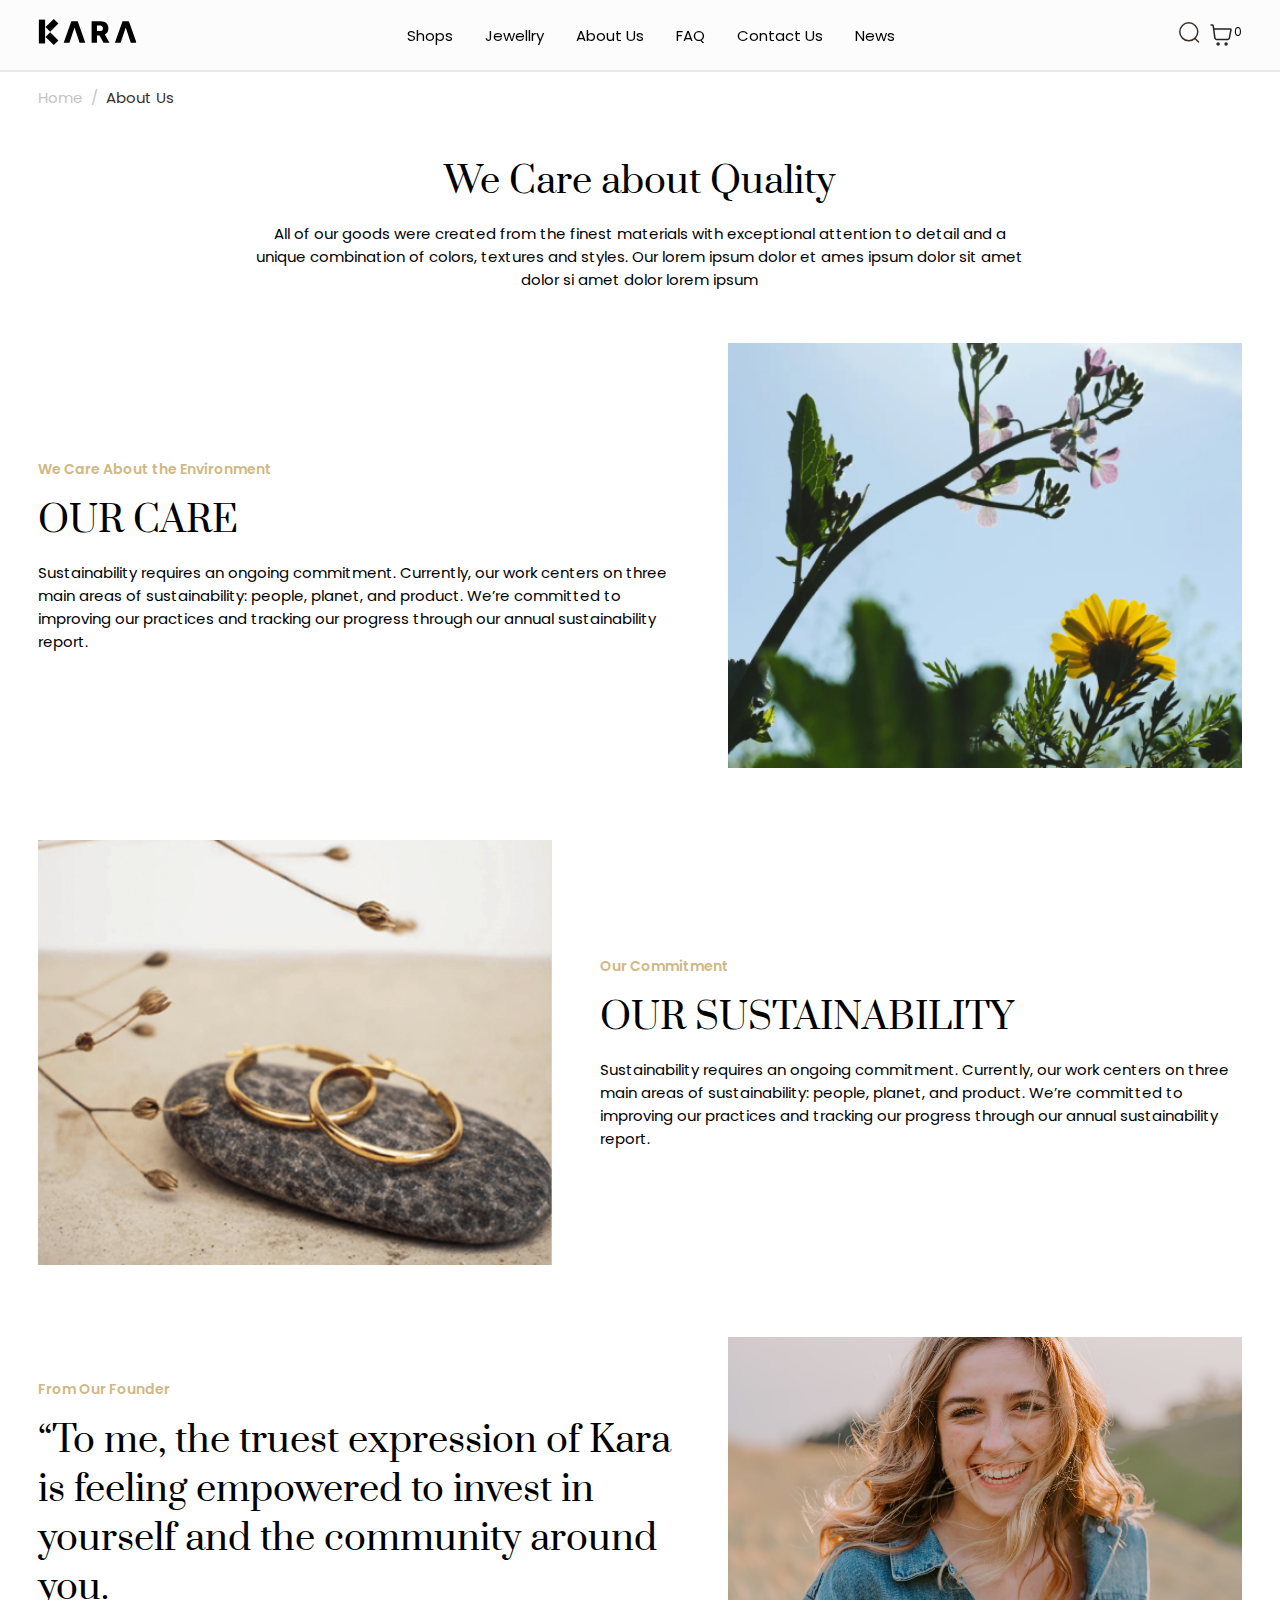
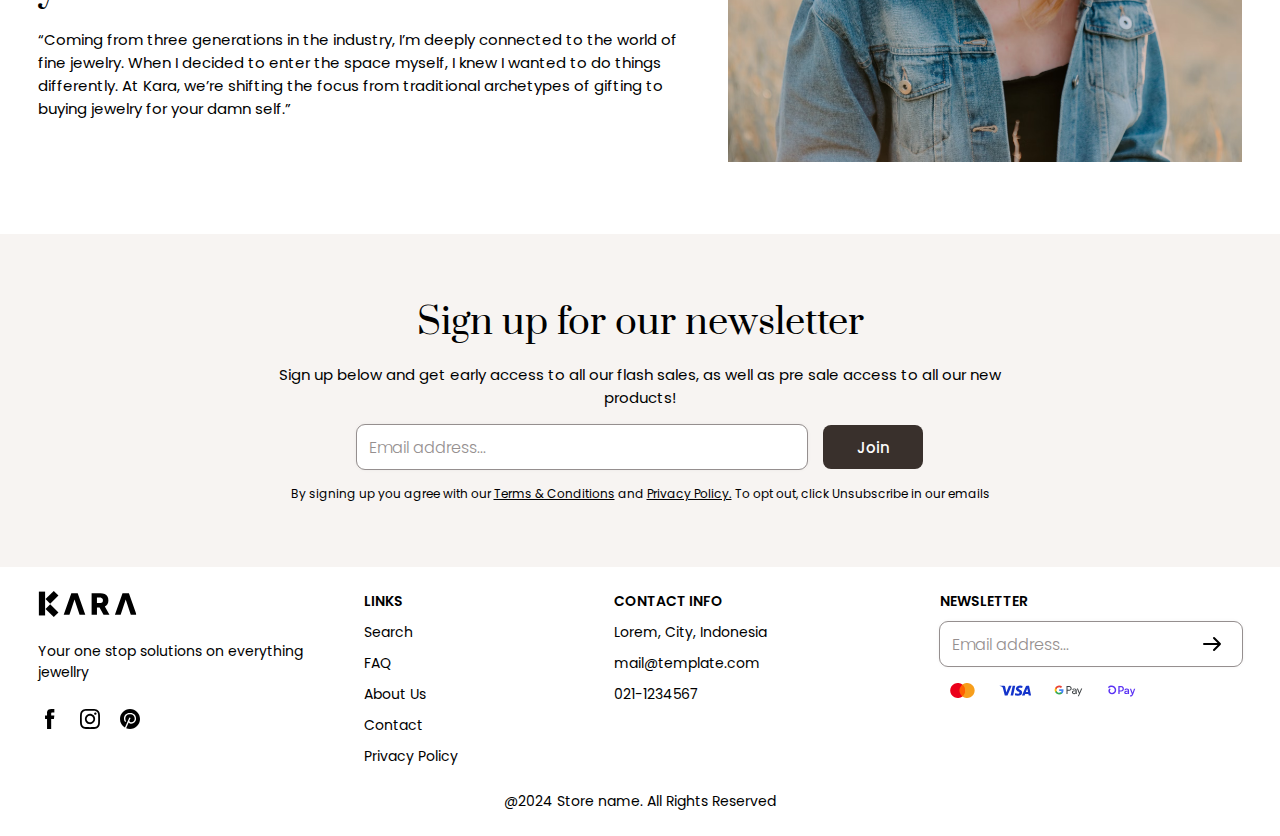
<file: about-us.html>
<!DOCTYPE html>
<html lang="en">
<head>
  <meta charset="UTF-8">
  <meta name="viewport" content="width=device-width, initial-scale=1.0">
  <title>About Us</title>

  <link rel="stylesheet" href="./static/css/main.css">

  <link rel="preconnect" href="https://fonts.googleapis.com">
	<link rel="preconnect" href="https://fonts.gstatic.com" crossorigin>
  <link href="https://fonts.googleapis.com/css2?family=Poppins:wght@300;400;500;600;700;800&family=Prata&display=swap" rel="stylesheet">
</head>
<body>
  <nav>
    <div class="section__wrapper section__padding nav__wrapper">
      <input type="radio" name="slider" id="close-btn" class="d-none">
      <label for="menu-btn" class="menu-btn mobile-only"><img src="./static/image/hamburger.svg" alt="hamburger icon"></label>
      <a href="./index.html"><img src="./static/image/kara-logo.svg" alt="company logo"></a>
      <input type="radio" name="slider" id="menu-btn" class="d-none" >
      <ul class="nav-links">
        <label for="close-btn" class="close-btn mobile-only"><img src="./static/image/close.svg" alt="close icon"></label>
        <li>
          <span class="desktop-only cursor-pointer">Shops</span>
          <input type="checkbox" id="showMega" class="desktop-only d-none">
          <label for="showMega" class="mobile-item mobile-only medium">Shops</label>
          <div class="mega-box section__padding">
            <div class="d-grid rg-16px">
              <div class="d-grid rg-8px">
                <img src="./static/image/img-template-1.png" alt="" class="w-100">
                <p class="semi-bold">Rings</p>
              </div>
              <div class="d-grid rg-8px">
                <a href="./product-detail.html">Nouveaux Puff Earrings</a>
                <a href="./product-detail.html">Chunky Doune Rings</a>
                <a href="./product-detail.html">Maeve Hoop Rings</a>
                <a href="./product-detail.html">Florence Earrings</a>
              </div>
            </div>
            <div class="d-grid rg-16px">
              <div class="d-grid rg-8px">
                <img src="./static/image/img-template-2.png" alt="" class="w-100">
                <p class="semi-bold">Bracelets</p>
              </div>
              <div class="d-grid rg-8px">
                <a href="./product-detail.html">Sofia Bracelet</a>
                <a href="./product-detail.html">Gia Bangle</a>
                <a href="./product-detail.html">Celeste  Bracelet</a>
                <a href="./product-detail.html">Maeve Bangle</a>
              </div>
            </div>
            <div class="d-grid rg-16px">
              <div class="d-grid rg-8px">
                <img src="./static/image/img-template-3.png" alt="" class="w-100">
                <p class="semi-bold">Earrings</p>
              </div>
              <div class="d-grid rg-8px">
                <div class="d-grid rg-8px">
                  <a href="./product-detail.html">Nouveaux Puff Earrings</a>
                  <a href="./product-detail.html">Chunky Doune Hoops</a>
                  <a href="./product-detail.html">Tome Hoops - Large</a>
                  <a href="./product-detail.html">Maeve Hoop Earrings</a>
                </div>
              </div>
            </div>
            <div class="d-grid rg-16px">
              <div class="d-grid rg-8px">
                <img src="./static/image/img-template-4.png" alt="" class="w-100">
                <p class="semi-bold">There's More</p>
              </div>
              <div class="d-grid rg-8px">
                <a href="./collections.html">All Collections</a>
                <a href="./collections.html">Jewelry Sets</a>
                <a href="./collections.html">Gift Card</a>
                <a href="./collections.html">Our stores</a>
              </div>
            </div>
            <div class="d-grid rg-16px">
              <div class="d-grid rg-8px">
                <img src="./static/image/img-template-1.png" alt="" class="w-100">
                <p class="text-center">20% off</p>
                <a href="" class="text-center">Shop the sale</a>
              </div>
            </div>
          </div>
        </li>
        <li>
          <span class="desktop-only cursor-pointer">Jewellry</span>
          <input type="checkbox" id="showDrop" class="d-none">
          <label for="showDrop" class="mobile-item mobile-only medium">Jewellry</label>
          <ul class="drop-menu">
            <li><a href="./custom-kit.html">Custom Jewellry</a></li>
            <li><a href="#">Drop menu 2</a></li>
            <li><a href="#">Drop menu 3</a></li>
            <li><a href="#">Drop menu 4</a></li>
          </ul>
        </li>
        <li><a href="./about-us.html">About Us</a></li>
        <li><a href="./faq.html">FAQ</a></li>
        <li><a href="./contact-us.html">Contact Us</a></li>
        <li><a href="./blog-list.html">News</a></li>
      </ul>
      <div class="d-flex align-items-center cg-8px">
        <div class="nav-search">
          <div>
            <!-- <span class="cursor-pointer"></span> -->
            <input type="checkbox" id="showSearch" class="hide-input">
            <label for="showSearch" class="cursor-pointer">
              <img src="./static/image/search.svg" alt="search icon">
            </label>
            <div class="search-box section__padding">

              <input type="text" placeholder="WHAT ARE YOU LOOKING FOR?" class="mb-3">
              <!-- Uncomment this to see state before inputting -->

              <div class="search-default">
                <p class="semi-bold">Popular Categories</p>
                <a href="./collections.html" class="d-grid rg-8px">
                  <div class="search-default__img">
                    <img src="./static/image/img-template-1.png" alt="" class="img-object-cover">
                  </div>
                  <p class="label medium text-center">All products</p>
                </a>
                <a href="./collections.html" class="d-grid rg-8px">
                  <div class="search-default__img">
                    <img src="./static/image/img-template-1.png" alt="" class="img-object-cover">
                  </div>
                  <p class="label medium text-center">Bracelets</p>
                </a>
                <a href="./collections.html" class="d-grid rg-8px">
                  <div class="search-default__img">
                    <img src="./static/image/img-template-1.png" alt="" class="img-object-cover">
                  </div>
                  <p class="label medium text-center">Earrings</p>
                </a>
                <a href="./collections.html" class="d-grid rg-8px">
                  <div class="search-default__img">
                    <img src="./static/image/img-template-1.png" alt="" class="img-object-cover">
                  </div>
                  <p class="label medium text-center">Rings</p>
                </a>
                <a href="./collections.html" class="d-grid rg-8px">
                  <div class="search-default__img">
                    <img src="./static/image/img-template-1.png" alt="" class="img-object-cover">
                  </div>
                  <p class="label medium text-center">Pendants</p>
                </a>
              </div>

              <!-- Use this if search result is not 0. Show one or all if query is the same as inputted search -->
              <!-- <div class="search-result">
                <div class="tabs__wrapper mb-3">
                  <div class="">
                    <a id="tab-1" href="#search-result-product" class="underline-effect__text active">Products</a>
                    <a id="tab-2" href="#search-result-collections" class="underline-effect__text">Collections</a>
                    <a id="tab-3" href="#search-result-articles" class="underline-effect__text">Articles</a>
                  </div>
                </div>

                <div class="tabs__content">

                  <div id="search-result-product" aria-labelledby="tab-1">
                    <div class="d-grid cols-sm-2 cols-lg-4 cg-sm-16px cg-lg-32px rg-32px">
                      <a href="./product-detail.html" class="product-card d-grid rg-8px">
                        <div class="product__img">
                          <img src="./static/image/product-template.png" alt="product image" class="d-flex img-object-cover">
                          <div class="chips small">Sold Out</div>
                        </div>
                        <div class="product__text d-grid rg-8px">
                          <p class="label">Polar Watch</p>
                          <div class="d-flex align-items-center cg-8px">
                            <p class="label text-light-dark line-through">$210.00</p>
                            <p class="subtitle semi-bold">$180.00</p>
                          </div>
                        </div>
                      </a>
                      <a href="./product-detail-set.html" class="d-grid rg-8px">
                        <div class="product__img">
                          <img src="./static/image/product-template.png" alt="product image" class="d-flex img-object-cover">
                          <div class="chips small">Sold Out</div>
                        </div>
                        <div class="product__text d-grid rg-8px">
                          <p class="label">Product set</p>
                          <div class="d-flex align-items-center cg-8px">
                            <p class="label text-light-dark line-through">$210.00</p>
                            <p class="subtitle semi-bold">$180.00</p>
                          </div>
                        </div>
                      </a>
                      <a href="./product-detail-set.html" class="d-grid rg-8px">
                        <div class="product__img">
                          <img src="./static/image/product-template.png" alt="product image" class="d-flex img-object-cover">
                          <div class="chips small">Sold Out</div>
                        </div>
                        <div class="product__text d-grid rg-8px">
                          <p class="label">Product set</p>
                          <div class="d-flex align-items-center cg-8px">
                            <p class="label text-light-dark line-through">$210.00</p>
                            <p class="subtitle semi-bold">$180.00</p>
                          </div>
                        </div>
                      </a>
                      <a href="./product-detail-set.html" class="d-grid rg-8px">
                        <div class="product__img">
                          <img src="./static/image/product-template.png" alt="product image" class="d-flex img-object-cover">
                          <div class="chips small">Sold Out</div>
                        </div>
                        <div class="product__text d-grid rg-8px">
                          <p class="label">Product set</p>
                          <div class="d-flex align-items-center cg-8px">
                            <p class="label text-light-dark line-through">$210.00</p>
                            <p class="subtitle semi-bold">$180.00</p>
                          </div>
                        </div>
                      </a>
                      <a href="./product-detail-set.html" class="d-grid rg-8px">
                        <div class="product__img">
                          <img src="./static/image/product-template.png" alt="product image" class="d-flex img-object-cover">
                          <div class="chips small">Sold Out</div>
                        </div>
                        <div class="product__text d-grid rg-8px">
                          <p class="label">Product set</p>
                          <div class="d-flex align-items-center cg-8px">
                            <p class="label text-light-dark line-through">$210.00</p>
                            <p class="subtitle semi-bold">$180.00</p>
                          </div>
                        </div>
                      </a>
                      <a href="./product-detail-set.html" class="d-grid rg-8px">
                        <div class="product__img">
                          <img src="./static/image/product-template.png" alt="product image" class="d-flex img-object-cover">
                          <div class="chips small">Sold Out</div>
                        </div>
                        <div class="product__text d-grid rg-8px">
                          <p class="label">Product set</p>
                          <div class="d-flex align-items-center cg-8px">
                            <p class="label text-light-dark line-through">$210.00</p>
                            <p class="subtitle semi-bold">$180.00</p>
                          </div>
                        </div>
                      </a>
                    </div>
                  </div>

                  <div id="search-result-collections" aria-labelledby="tab-2">
                    <div class="d-grid rg-16px rg-lg-32px cg-sm-16px cg-lg-32px cols-sm-2 cols-lg-3">
                      <a href="./product-list.html" class="collection__item collection__card underline-effect__card">
                        <img src="./static/image/product-template.png" alt="product image" class="w-100">
                        <p class="label">WATCHES</p>
                      </a>
                      <a href="./product-list.html" class="collection__item collection__card underline-effect__card">
                        <img src="./static/image/product-template.png" alt="product image" class="w-100">
                        <p class="label">EARRINGS</p>
                      </a>
                      <a href="./product-list.html" class="collection__item collection__card underline-effect__card">
                        <img src="./static/image/product-template.png" alt="product image" class="w-100">
                        <p class="label">RINGS</p>
                      </a>
                      <a href="./product-list.html" class="collection__item collection__card underline-effect__card">
                        <img src="./static/image/product-template.png" alt="product image" class="w-100">
                        <p class="label">PENDANTS</p>
                      </a>
                      <a href="./product-list.html" class="collection__item collection__card underline-effect__card">
                        <img src="./static/image/product-template.png" alt="product image" class="w-100">
                        <p class="label">ANKLETS</p>
                      </a>
                      <a href="./product-list.html" class="collection__item collection__card underline-effect__card">
                        <img src="./static/image/product-template.png" alt="product image" class="w-100">
                        <p class="label">BRACELETS</p>
                      </a>
                    </div>
                  </div>

                  <div id="search-result-articles" aria-labelledby="tab-3">
                    <div class="d-grid rg-32px cols-lg-3 cg-16px">
                      <div class="blog__card d-grid rg-16px">
                        <img src="./static/image/img-template-1.png" alt="blog img preview" class="w-100">
                        <p class="label">March 07 2023</p>
                        <h3 class="title-5">How to Keep Your Diamonds Clean & Beautiful with Cleaning tips and more</h3>
                        <p>Jewelry has been an important part of human culture for thousands of years, used for both adornment and communication</p>
                      </div>
                      <div class="blog__card d-grid rg-16px">
                        <img src="./static/image/img-template-2.png" alt="blog img preview" class="w-100">
                        <p class="label">March 07 2023</p>
                        <h3 class="title-5">How to Keep Your Diamonds Clean & Beautiful with Cleaning tips and more</h3>
                        <p>Jewelry has been an important part of human culture for thousands of years, used for both adornment and communication</p>
                      </div>
                      <div class="blog__card d-grid rg-16px">
                        <img src="./static/image/img-template-3.png" alt="blog img preview" class="w-100">
                        <p class="label">March 07 2023</p>
                        <h3 class="title-5">How to Keep Your Diamonds Clean & Beautiful with Cleaning tips and more</h3>
                        <p>Jewelry has been an important part of human culture for thousands of years, used for both adornment and communication</p>
                      </div>
                    </div>
                  </div>

                </div>
              </div> -->
              <!-- Use this if search result is empty -->
              <!-- <div class="search-empty semi-bold">No results found for “ARC”. Check the spelling or use a different word or phrase.</div> -->
            </div>
          </div>
        </div>
        <div class="d-flex">
          <img src="./static/image/shopping-cart.svg" alt="">
          <p class="small counter-text">0</p>
        </div>
      </div>
    </div>
  </nav>
  <!-- Content -->
  <section class="section__wrapper section__padding section__padding--big">
    <div class="d-flex cg-8px text-grey-4 pb-5 pt-3"><a href="./index.html">Home</a> / <span class="text-black">About Us</span></div>
    <div class="w-lg-65 mx-auto d-grid rg-16px pb-3">
      <h1 class="title-3 text-center">We Care about Quality</h1>
      <p class="text-center">All of our goods were created from the finest materials with exceptional attention to detail and a unique combination of colors, textures and styles. Our lorem ipsum dolor et ames ipsum dolor sit amet dolor si amet dolor lorem ipsum</p>
    </div>
    <div class="about__item">
      <div class="d-grid rg-16px">
        <p class="label semi-bold text-gold">We Care About the Environment</p>
        <h2 class="title-3">OUR CARE</h2>
        <p>Sustainability requires an ongoing commitment. Currently, our work centers on three main areas of sustainability: people, planet, and product. We’re committed to improving our practices and tracking our progress through our annual sustainability report. </p>
      </div>
      <div class="about__img">
        <img src="./static/image/about-1.png" alt="img supporting the about content" class="img-object-cover">
      </div>
    </div>
    <div class="about__item about__item--dynamic">
      <div class="d-grid rg-16px order-sm-1-lg-2">
        <p class="label semi-bold text-gold">Our Commitment</p>
        <h2 class="title-3">OUR SUSTAINABILITY</h2>
        <p>Sustainability requires an ongoing commitment. Currently, our work centers on three main areas of sustainability: people, planet, and product. We’re committed to improving our practices and tracking our progress through our annual sustainability report. </p>
      </div>
      <div class="about__img order-sm-2-lg-1">
        <img src="./static/image/about-2.png" alt="img supporting the about content" class="img-object-cover">
      </div>
    </div>
    <div class="about__item">
      <div class="d-grid rg-16px">
        <p class="label semi-bold text-gold">From Our Founder</p>
        <h2 class="title-3">“To me, the truest expression of Kara is feeling empowered to invest in yourself and the community around you.</h2>
        <p>“Coming from three generations in the industry, I’m deeply connected to the world of fine jewelry. When I decided to enter the space myself, I knew I wanted to do things differently. At Kara, we’re shifting the focus from traditional archetypes of gifting to buying jewelry for your damn self.”</p>
      </div>
      <div class="about__img">
        <img src="./static/image/about-3.avif" alt="img supporting the about content" class="img-object-cover">
      </div>
    </div>
  </section>
  <!-- Newsletter -->
  <section class="bg-cream-2 py-6">
    <div class="section__wrapper section__padding w-lg-65 w-xl-43 d-grid rg-16px">
      <h2 class="title-3 text-center">Sign up for our newsletter</h2>
      <p class="text-center">Sign up below and get early access to all our flash sales, as well as pre sale access to all our new products!</p>
      <div class="d-flex align-items-center cg-16px justify-content-center w-lg-75 mx-auto">
        <input type="text" placeholder="Email address...">
        <button type="submit" class="btn">Join</button>
      </div>
      <p class="small text-center">By signing up you agree with our <a href="" class="small underline">Terms & Conditions</a> and <a href="" class="small underline">Privacy Policy.</a>  To opt out, click Unsubscribe in our emails</p>
    </div>
  </section>
  <!-- Footer -->
  <footer class="section__wrapper section__padding d-grid rg-24px cg-24px align-items-start py-4">
    <div class="d-grid rg-24px footer__header">
      <img src="./static/image/kara-logo.svg" alt="company logo">
      <p class="label">Your one stop solutions on everything jewellry</p>
      <div class="d-flex align-items-center cg-16px">
        <a href="" target="_blank"><img src="./static/image/facebook-logo.svg" alt="facebook logo"></a>
        <a href="" target="_blank"><img src="./static/image/instagram-logo.svg" alt="instagram logo"></a>
        <a href="" target="_blank"><img src="./static/image/pinterest-logo.svg" alt="pinterest logo"></a>
      </div>
    </div>
    <div class="d-grid rg-10px footer__link">
      <p class="label semi-bold">LINKS</p>
      <a href="" class="label">Search</a>
      <a href="./faq.html" class="label">FAQ</a>
      <a href="./about-us.html" class="label">About Us</a>
      <a href="./contact-us.html" class="label">Contact</a>
      <a href="" class="label">Privacy Policy</a>
    </div>
    <div class="d-grid rg-10px footer__info">
      <p class="label semi-bold">CONTACT INFO</p>
      <p class="label">Lorem, City, Indonesia</p>
      <p class="label">mail@template.com</p>
      <p class="label">021-1234567</p>
    </div>
    <div class="d-grid rg-10px footer__newsletter">
      <p class="label semi-bold">NEWSLETTER</p>
      <form method="" action="" class="input-with-helper">
        <input type="text" placeholder="Email address..."/>
        <button type="submit" class="bg-transparent helper cursor-pointer">
          <img src="./static/image/arrow-narrow-right.svg" alt="arrow right icon">
        </button>
      </form>
      <div class="d-flex cg-8px align-items-center">
        <img src="./static/image/master-card.svg" alt="master card icon">
        <img src="./static/image/visa.svg" alt="visa icon">
        <img src="./static/image/google-pay.svg" alt="google pay icon">
        <img src="./static/image/shop-pay.svg" alt="shop pay icon">
      </div>
    </div>
    <p class="label footer__copyright">@2024 Store name. All Rights Reserved</p>
  </footer>
  <script
    src="https://code.jquery.com/jquery-3.6.0.js"
    integrity="sha256-H+K7U5CnXl1h5ywQfKtSj8PCmoN9aaq30gDh27Xc0jk="
    crossorigin="anonymous">
  </script>
  <script src="./static/js/show-search.js"></script>
</body>
</html>
</file>
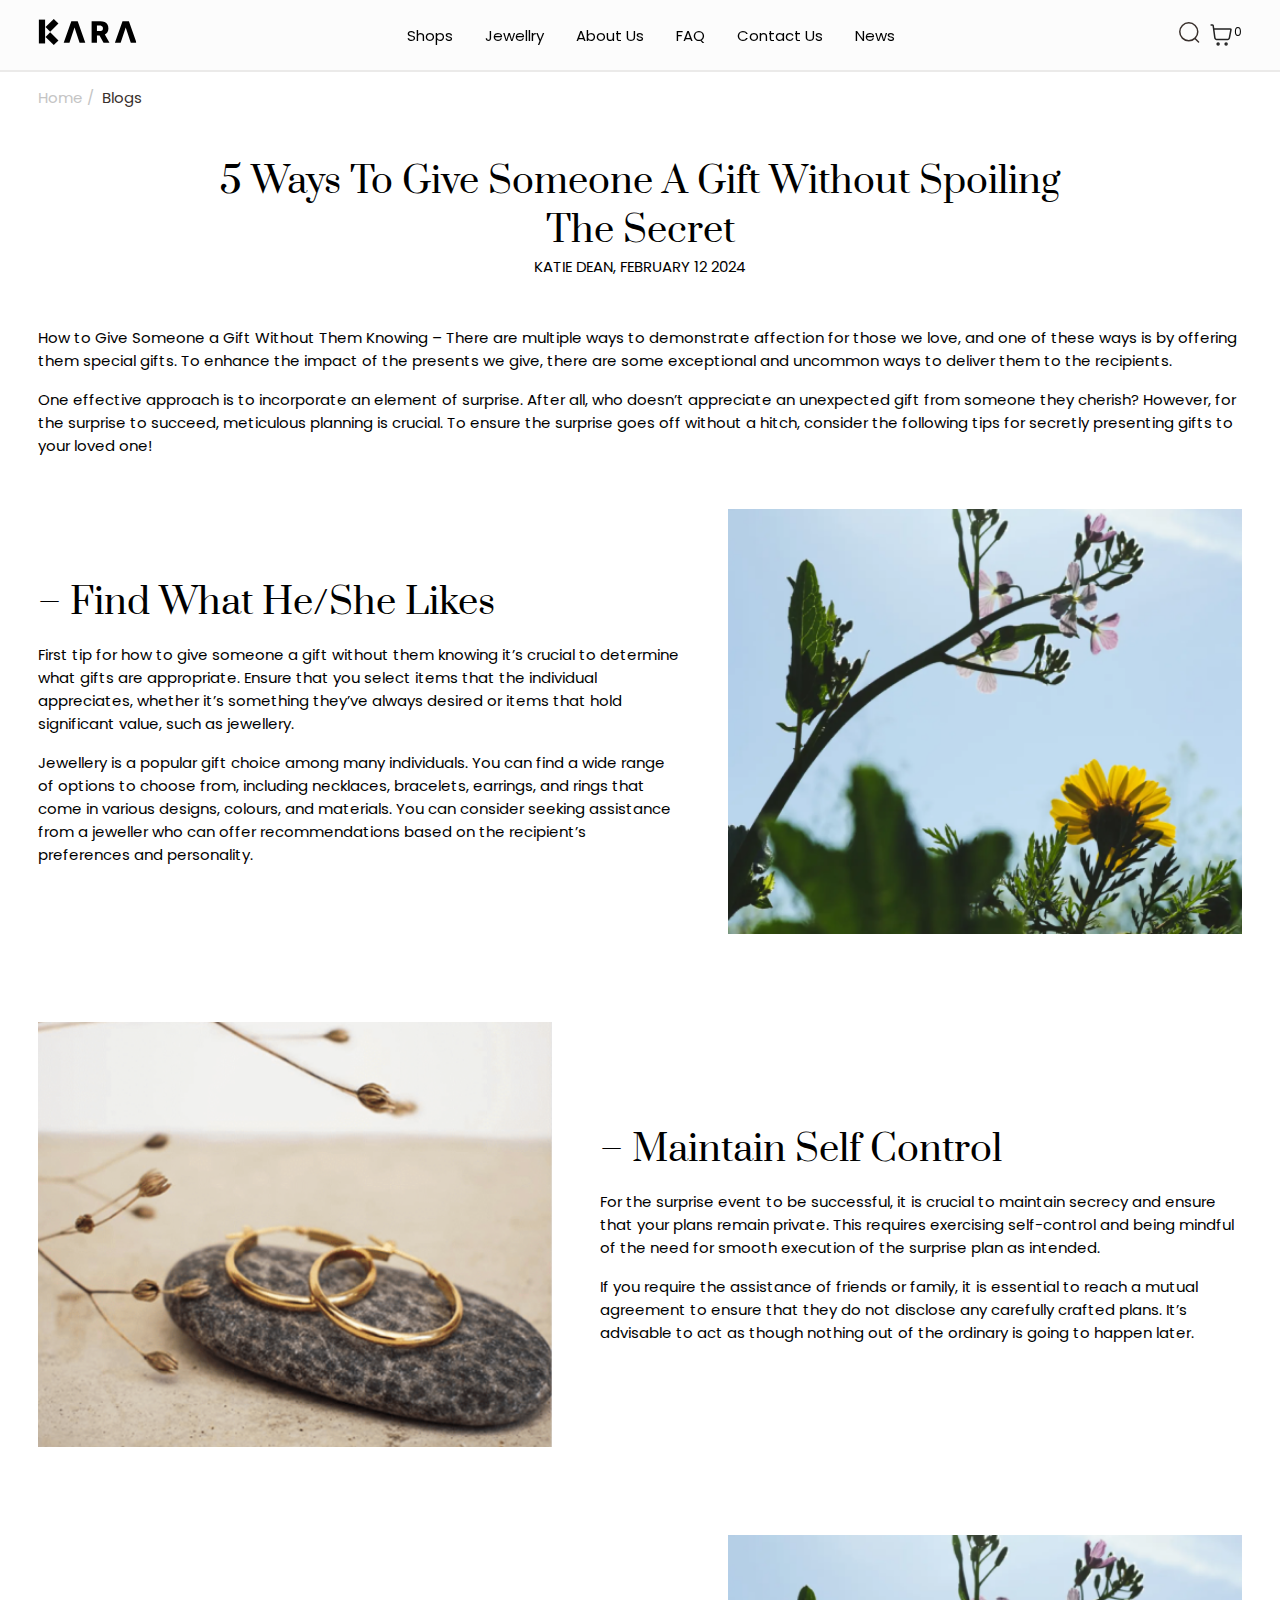
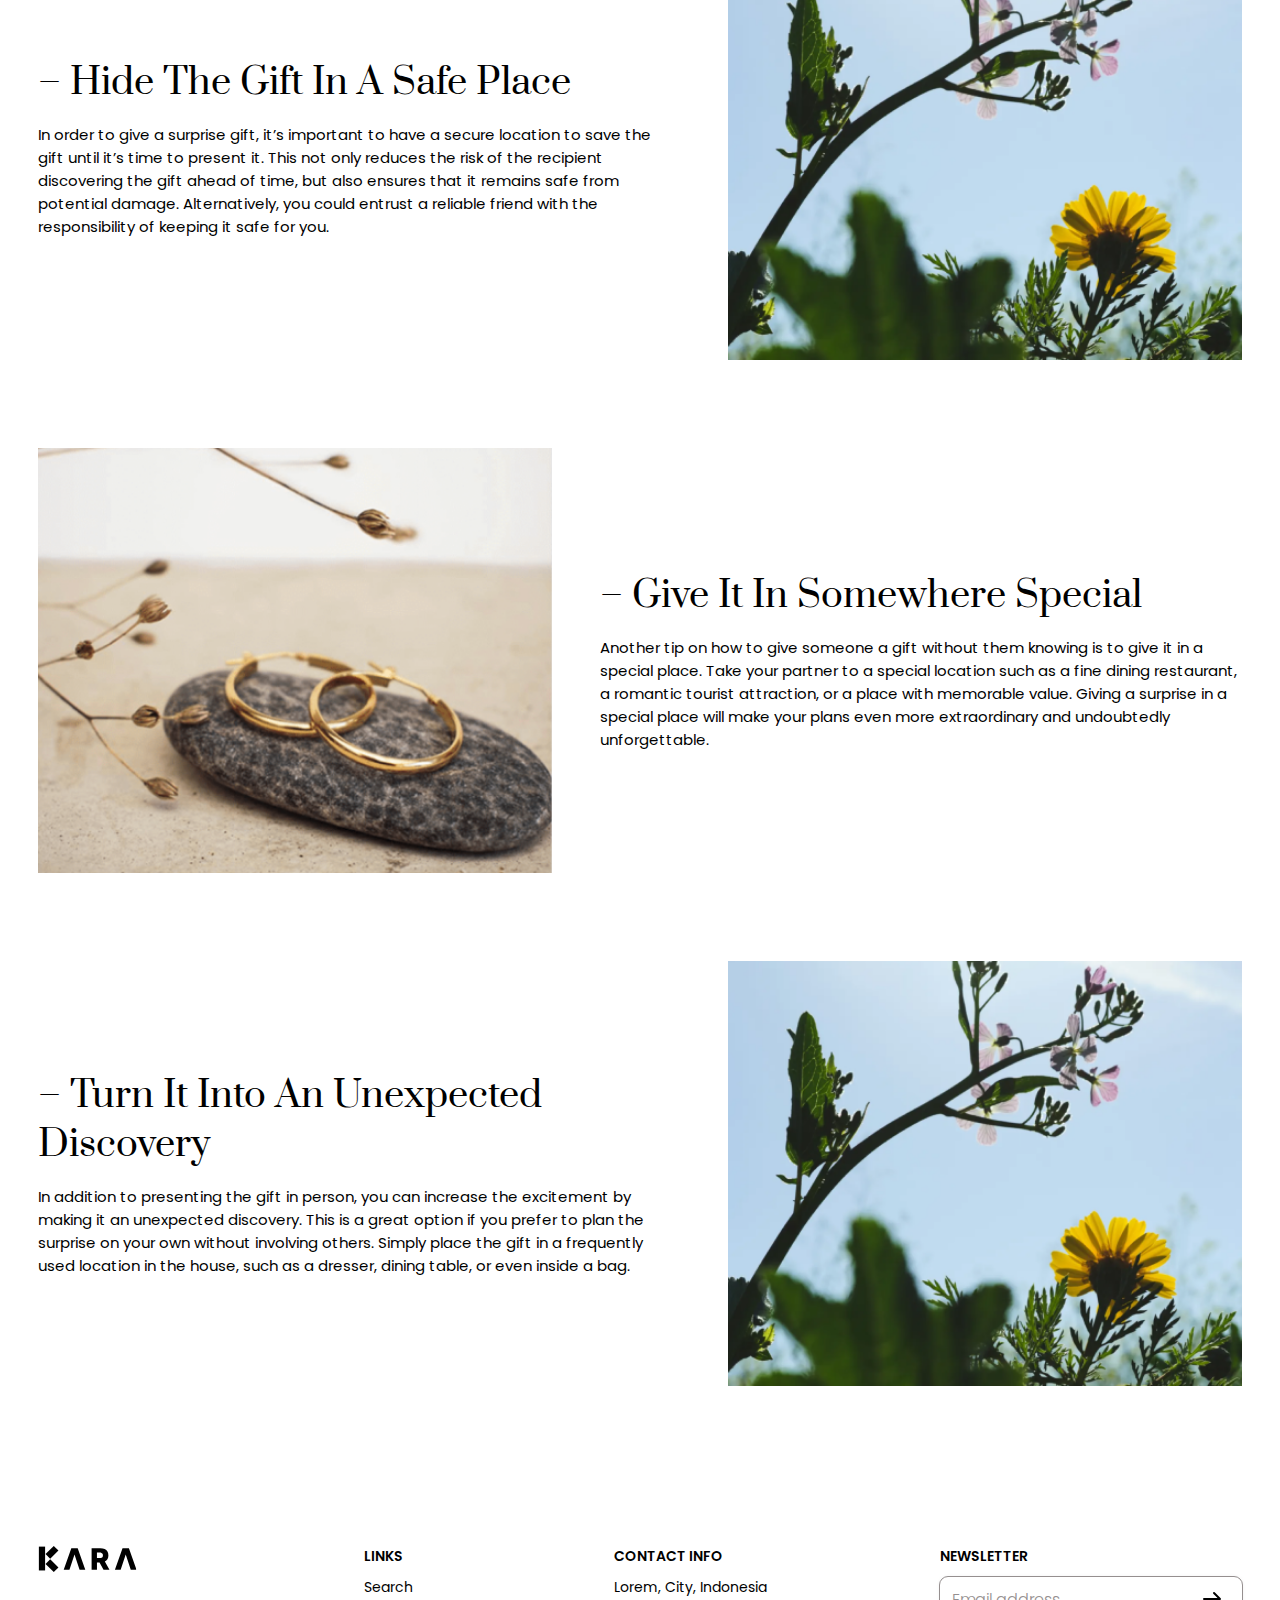
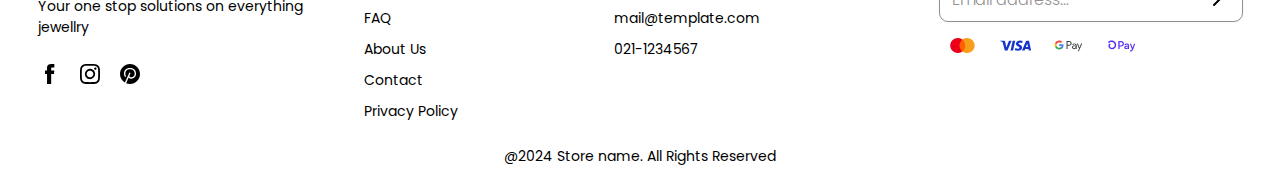
<file: blog-detail.html>
<!DOCTYPE html>
<html lang="en">
<head>
  <meta charset="UTF-8">
  <meta name="viewport" content="width=device-width, initial-scale=1.0">
  <title>Blog Detail</title>

  <link rel="stylesheet" href="./static/css/main.css">

  <link rel="preconnect" href="https://fonts.googleapis.com">
	<link rel="preconnect" href="https://fonts.gstatic.com" crossorigin>
  <link href="https://fonts.googleapis.com/css2?family=Poppins:wght@300;400;500;600;700;800&family=Prata&display=swap" rel="stylesheet">
</head>
<body>
  <nav>
    <div class="section__wrapper section__padding nav__wrapper">
      <input type="radio" name="slider" id="close-btn" class="d-none">
      <label for="menu-btn" class="menu-btn mobile-only"><img src="./static/image/hamburger.svg" alt="hamburger icon"></label>
      <a href="./index.html"><img src="./static/image/kara-logo.svg" alt="company logo"></a>
      <input type="radio" name="slider" id="menu-btn" class="d-none" >
      <ul class="nav-links">
        <label for="close-btn" class="close-btn mobile-only"><img src="./static/image/close.svg" alt="close icon"></label>
        <li>
          <span class="desktop-only cursor-pointer">Shops</span>
          <input type="checkbox" id="showMega" class="desktop-only d-none">
          <label for="showMega" class="mobile-item mobile-only medium">Shops</label>
          <div class="mega-box section__padding">
            <div class="d-grid rg-16px">
              <div class="d-grid rg-8px">
                <img src="./static/image/img-template-1.png" alt="" class="w-100">
                <p class="semi-bold">Rings</p>
              </div>
              <div class="d-grid rg-8px">
                <a href="./product-detail.html">Nouveaux Puff Earrings</a>
                <a href="./product-detail.html">Chunky Doune Rings</a>
                <a href="./product-detail.html">Maeve Hoop Rings</a>
                <a href="./product-detail.html">Florence Earrings</a>
              </div>
            </div>
            <div class="d-grid rg-16px">
              <div class="d-grid rg-8px">
                <img src="./static/image/img-template-2.png" alt="" class="w-100">
                <p class="semi-bold">Bracelets</p>
              </div>
              <div class="d-grid rg-8px">
                <a href="./product-detail.html">Sofia Bracelet</a>
                <a href="./product-detail.html">Gia Bangle</a>
                <a href="./product-detail.html">Celeste  Bracelet</a>
                <a href="./product-detail.html">Maeve Bangle</a>
              </div>
            </div>
            <div class="d-grid rg-16px">
              <div class="d-grid rg-8px">
                <img src="./static/image/img-template-3.png" alt="" class="w-100">
                <p class="semi-bold">Earrings</p>
              </div>
              <div class="d-grid rg-8px">
                <div class="d-grid rg-8px">
                  <a href="./product-detail.html">Nouveaux Puff Earrings</a>
                  <a href="./product-detail.html">Chunky Doune Hoops</a>
                  <a href="./product-detail.html">Tome Hoops - Large</a>
                  <a href="./product-detail.html">Maeve Hoop Earrings</a>
                </div>
              </div>
            </div>
            <div class="d-grid rg-16px">
              <div class="d-grid rg-8px">
                <img src="./static/image/img-template-4.png" alt="" class="w-100">
                <p class="semi-bold">There's More</p>
              </div>
              <div class="d-grid rg-8px">
                <a href="./collections.html">All Collections</a>
                <a href="./collections.html">Jewelry Sets</a>
                <a href="./collections.html">Gift Card</a>
                <a href="./collections.html">Our stores</a>
              </div>
            </div>
            <div class="d-grid rg-16px">
              <div class="d-grid rg-8px">
                <img src="./static/image/img-template-1.png" alt="" class="w-100">
                <p class="text-center">20% off</p>
                <a href="" class="text-center">Shop the sale</a>
              </div>
            </div>
          </div>
        </li>
        <li>
          <span class="desktop-only cursor-pointer">Jewellry</span>
          <input type="checkbox" id="showDrop" class="d-none">
          <label for="showDrop" class="mobile-item mobile-only medium">Jewellry</label>
          <ul class="drop-menu">
            <li><a href="./custom-kit.html">Custom Jewellry</a></li>
            <li><a href="#">Drop menu 2</a></li>
            <li><a href="#">Drop menu 3</a></li>
            <li><a href="#">Drop menu 4</a></li>
          </ul>
        </li>
        <li><a href="./about-us.html">About Us</a></li>
        <li><a href="./faq.html">FAQ</a></li>
        <li><a href="./contact-us.html">Contact Us</a></li>
        <li><a href="./blog-list.html">News</a></li>
      </ul>
      <div class="d-flex align-items-center cg-8px">
        <div class="nav-search">
          <div>
            <!-- <span class="cursor-pointer"></span> -->
            <input type="checkbox" id="showSearch" class="hide-input">
            <label for="showSearch" class="cursor-pointer">
              <img src="./static/image/search.svg" alt="search icon">
            </label>
            <div class="search-box section__padding">

              <input type="text" placeholder="WHAT ARE YOU LOOKING FOR?" class="mb-3">
              <!-- Uncomment this to see state before inputting -->

              <div class="search-default">
                <p class="semi-bold">Popular Categories</p>
                <a href="./collections.html" class="d-grid rg-8px">
                  <div class="search-default__img">
                    <img src="./static/image/img-template-1.png" alt="" class="img-object-cover">
                  </div>
                  <p class="label medium text-center">All products</p>
                </a>
                <a href="./collections.html" class="d-grid rg-8px">
                  <div class="search-default__img">
                    <img src="./static/image/img-template-1.png" alt="" class="img-object-cover">
                  </div>
                  <p class="label medium text-center">Bracelets</p>
                </a>
                <a href="./collections.html" class="d-grid rg-8px">
                  <div class="search-default__img">
                    <img src="./static/image/img-template-1.png" alt="" class="img-object-cover">
                  </div>
                  <p class="label medium text-center">Earrings</p>
                </a>
                <a href="./collections.html" class="d-grid rg-8px">
                  <div class="search-default__img">
                    <img src="./static/image/img-template-1.png" alt="" class="img-object-cover">
                  </div>
                  <p class="label medium text-center">Rings</p>
                </a>
                <a href="./collections.html" class="d-grid rg-8px">
                  <div class="search-default__img">
                    <img src="./static/image/img-template-1.png" alt="" class="img-object-cover">
                  </div>
                  <p class="label medium text-center">Pendants</p>
                </a>
              </div>

              <!-- Use this if search result is not 0. Show one or all if query is the same as inputted search -->
              <!-- <div class="search-result">
                <div class="tabs__wrapper mb-3">
                  <div class="">
                    <a id="tab-1" href="#search-result-product" class="underline-effect__text active">Products</a>
                    <a id="tab-2" href="#search-result-collections" class="underline-effect__text">Collections</a>
                    <a id="tab-3" href="#search-result-articles" class="underline-effect__text">Articles</a>
                  </div>
                </div>

                <div class="tabs__content">

                  <div id="search-result-product" aria-labelledby="tab-1">
                    <div class="d-grid cols-sm-2 cols-lg-4 cg-sm-16px cg-lg-32px rg-32px">
                      <a href="./product-detail.html" class="product-card d-grid rg-8px">
                        <div class="product__img">
                          <img src="./static/image/product-template.png" alt="product image" class="d-flex img-object-cover">
                          <div class="chips small">Sold Out</div>
                        </div>
                        <div class="product__text d-grid rg-8px">
                          <p class="label">Polar Watch</p>
                          <div class="d-flex align-items-center cg-8px">
                            <p class="label text-light-dark line-through">$210.00</p>
                            <p class="subtitle semi-bold">$180.00</p>
                          </div>
                        </div>
                      </a>
                      <a href="./product-detail-set.html" class="d-grid rg-8px">
                        <div class="product__img">
                          <img src="./static/image/product-template.png" alt="product image" class="d-flex img-object-cover">
                          <div class="chips small">Sold Out</div>
                        </div>
                        <div class="product__text d-grid rg-8px">
                          <p class="label">Product set</p>
                          <div class="d-flex align-items-center cg-8px">
                            <p class="label text-light-dark line-through">$210.00</p>
                            <p class="subtitle semi-bold">$180.00</p>
                          </div>
                        </div>
                      </a>
                      <a href="./product-detail-set.html" class="d-grid rg-8px">
                        <div class="product__img">
                          <img src="./static/image/product-template.png" alt="product image" class="d-flex img-object-cover">
                          <div class="chips small">Sold Out</div>
                        </div>
                        <div class="product__text d-grid rg-8px">
                          <p class="label">Product set</p>
                          <div class="d-flex align-items-center cg-8px">
                            <p class="label text-light-dark line-through">$210.00</p>
                            <p class="subtitle semi-bold">$180.00</p>
                          </div>
                        </div>
                      </a>
                      <a href="./product-detail-set.html" class="d-grid rg-8px">
                        <div class="product__img">
                          <img src="./static/image/product-template.png" alt="product image" class="d-flex img-object-cover">
                          <div class="chips small">Sold Out</div>
                        </div>
                        <div class="product__text d-grid rg-8px">
                          <p class="label">Product set</p>
                          <div class="d-flex align-items-center cg-8px">
                            <p class="label text-light-dark line-through">$210.00</p>
                            <p class="subtitle semi-bold">$180.00</p>
                          </div>
                        </div>
                      </a>
                      <a href="./product-detail-set.html" class="d-grid rg-8px">
                        <div class="product__img">
                          <img src="./static/image/product-template.png" alt="product image" class="d-flex img-object-cover">
                          <div class="chips small">Sold Out</div>
                        </div>
                        <div class="product__text d-grid rg-8px">
                          <p class="label">Product set</p>
                          <div class="d-flex align-items-center cg-8px">
                            <p class="label text-light-dark line-through">$210.00</p>
                            <p class="subtitle semi-bold">$180.00</p>
                          </div>
                        </div>
                      </a>
                      <a href="./product-detail-set.html" class="d-grid rg-8px">
                        <div class="product__img">
                          <img src="./static/image/product-template.png" alt="product image" class="d-flex img-object-cover">
                          <div class="chips small">Sold Out</div>
                        </div>
                        <div class="product__text d-grid rg-8px">
                          <p class="label">Product set</p>
                          <div class="d-flex align-items-center cg-8px">
                            <p class="label text-light-dark line-through">$210.00</p>
                            <p class="subtitle semi-bold">$180.00</p>
                          </div>
                        </div>
                      </a>
                    </div>
                  </div>

                  <div id="search-result-collections" aria-labelledby="tab-2">
                    <div class="d-grid rg-16px rg-lg-32px cg-sm-16px cg-lg-32px cols-sm-2 cols-lg-3">
                      <a href="./product-list.html" class="collection__item collection__card underline-effect__card">
                        <img src="./static/image/product-template.png" alt="product image" class="w-100">
                        <p class="label">WATCHES</p>
                      </a>
                      <a href="./product-list.html" class="collection__item collection__card underline-effect__card">
                        <img src="./static/image/product-template.png" alt="product image" class="w-100">
                        <p class="label">EARRINGS</p>
                      </a>
                      <a href="./product-list.html" class="collection__item collection__card underline-effect__card">
                        <img src="./static/image/product-template.png" alt="product image" class="w-100">
                        <p class="label">RINGS</p>
                      </a>
                      <a href="./product-list.html" class="collection__item collection__card underline-effect__card">
                        <img src="./static/image/product-template.png" alt="product image" class="w-100">
                        <p class="label">PENDANTS</p>
                      </a>
                      <a href="./product-list.html" class="collection__item collection__card underline-effect__card">
                        <img src="./static/image/product-template.png" alt="product image" class="w-100">
                        <p class="label">ANKLETS</p>
                      </a>
                      <a href="./product-list.html" class="collection__item collection__card underline-effect__card">
                        <img src="./static/image/product-template.png" alt="product image" class="w-100">
                        <p class="label">BRACELETS</p>
                      </a>
                    </div>
                  </div>

                  <div id="search-result-articles" aria-labelledby="tab-3">
                    <div class="d-grid rg-32px cols-lg-3 cg-16px">
                      <div class="blog__card d-grid rg-16px">
                        <img src="./static/image/img-template-1.png" alt="blog img preview" class="w-100">
                        <p class="label">March 07 2023</p>
                        <h3 class="title-5">How to Keep Your Diamonds Clean & Beautiful with Cleaning tips and more</h3>
                        <p>Jewelry has been an important part of human culture for thousands of years, used for both adornment and communication</p>
                      </div>
                      <div class="blog__card d-grid rg-16px">
                        <img src="./static/image/img-template-2.png" alt="blog img preview" class="w-100">
                        <p class="label">March 07 2023</p>
                        <h3 class="title-5">How to Keep Your Diamonds Clean & Beautiful with Cleaning tips and more</h3>
                        <p>Jewelry has been an important part of human culture for thousands of years, used for both adornment and communication</p>
                      </div>
                      <div class="blog__card d-grid rg-16px">
                        <img src="./static/image/img-template-3.png" alt="blog img preview" class="w-100">
                        <p class="label">March 07 2023</p>
                        <h3 class="title-5">How to Keep Your Diamonds Clean & Beautiful with Cleaning tips and more</h3>
                        <p>Jewelry has been an important part of human culture for thousands of years, used for both adornment and communication</p>
                      </div>
                    </div>
                  </div>

                </div>
              </div> -->
              <!-- Use this if search result is empty -->
              <!-- <div class="search-empty semi-bold">No results found for “ARC”. Check the spelling or use a different word or phrase.</div> -->
            </div>
          </div>
        </div>
        <div class="d-flex">
          <img src="./static/image/shopping-cart.svg" alt="">
          <p class="small counter-text">0</p>
        </div>
      </div>
    </div>
  </nav>
  <!-- Content -->
  <section class="section__wrapper section__padding section__padding--big pb-6">
    <div class="d-flex cg-8px text-grey-4 pb-5 pt-3">Home  / <span class="text-black">Blogs</span></div>
    <div class="w-lg-75 mb-5 mx-auto">
      <h1 class="title-3 text-center">5 Ways To Give Someone A Gift Without Spoiling The Secret
      </h1>
      <p class="text-center">KATIE DEAN, FEBRUARY 12 2024</p>
    </div>
    <div class="d-grid rg-16px">
      <p>How to Give Someone a Gift Without Them Knowing – There are multiple ways to demonstrate affection for those we love, and one of these ways is by offering them special gifts. To enhance the impact of the presents we give, there are some exceptional and uncommon ways to deliver them to the recipients.
      </p>
      <p>One effective approach is to incorporate an element of surprise. After all, who doesn’t appreciate an unexpected gift from someone they cherish? However, for the surprise to succeed, meticulous planning is crucial. To ensure the surprise goes off without a hitch, consider the following tips for secretly presenting gifts to your loved one!
      </p>
      <div class="about__item">
        <div class="d-grid rg-16px">
          <h2 class="title-3">– Find What He/She Likes</h2>
          <p>First tip for how to give someone a gift without them knowing it’s crucial to determine what gifts are appropriate. Ensure that you select items that the individual appreciates, whether it’s something they’ve always desired or items that hold significant value, such as jewellery.
          </p>
          <p>Jewellery is a popular gift choice among many individuals. You can find a wide range of options to choose from, including necklaces, bracelets, earrings, and rings that come in various designs, colours, and materials. You can consider seeking assistance from a jeweller who can offer recommendations based on the recipient’s preferences and personality.
          </p>
        </div>
        <div class="about__img">
          <img src="./static/image/about-1.png" alt="img supporting the about content" class="img-object-cover">
        </div>
      </div>
      <div class="about__item about__item--dynamic">
        <div class="d-grid rg-16px order-sm-1-lg-2">
          <h2 class="title-3">– Maintain Self Control</h2>
          <p>For the surprise event to be successful, it is crucial to maintain secrecy and ensure that your plans remain private. This requires exercising self-control and being mindful of the need for smooth execution of the surprise plan as intended. 
          </p>
          <p>If you require the assistance of friends or family, it is essential to reach a mutual agreement to ensure that they do not disclose any carefully crafted plans. It’s advisable to act as though nothing out of the ordinary is going to happen later.
          </p>
        </div>
        <div class="about__img order-sm-2-lg-1">
          <img src="./static/image/about-2.png" alt="img supporting the about content" class="img-object-cover">
        </div>
      </div>
      <div class="about__item">
        <div class="d-grid rg-16px">
          <h2 class="title-3">– Hide The Gift In A Safe Place</h2>
          <p>In order to give a surprise gift, it’s important to have a secure location to save the gift until it’s time to present it. This not only reduces the risk of the recipient discovering the gift ahead of time, but also ensures that it remains safe from potential damage. Alternatively, you could entrust a reliable friend with the responsibility of keeping it safe for you.
          </p>
        </div>
        <div class="about__img">
          <img src="./static/image/about-1.png" alt="img supporting the about content" class="img-object-cover">
        </div>
      </div>
      <div class="about__item about__item--dynamic">
        <div class="d-grid rg-16px order-sm-1-lg-2">
          <h2 class="title-3">– Give It In Somewhere Special</h2>
          <p>Another tip on how to give someone a gift without them knowing is to give it in a special place. Take your partner to a special location such as a fine dining restaurant, a romantic tourist attraction, or a place with memorable value. Giving a surprise in a special place will make your plans even more extraordinary and undoubtedly unforgettable.
          </p>
        </div>
        <div class="about__img order-sm-2-lg-1">
          <img src="./static/image/about-2.png" alt="img supporting the about content" class="img-object-cover">
        </div>
      </div>
      <div class="about__item">
        <div class="d-grid rg-16px">
          <h2 class="title-3">– Turn It Into An Unexpected Discovery</h2>
          <p>In addition to presenting the gift in person, you can increase the excitement by making it an unexpected discovery. This is a great option if you prefer to plan the surprise on your own without involving others. Simply place the gift in a frequently used location in the house, such as a dresser, dining table, or even inside a bag.
          </p>
        </div>
        <div class="about__img">
          <img src="./static/image/about-1.png" alt="img supporting the about content" class="img-object-cover">
        </div>
      </div>
    </div>
  </section>
  <!-- Footer -->
  <footer class="section__wrapper section__padding d-grid rg-24px cg-24px align-items-start py-4">
    <div class="d-grid rg-24px footer__header">
      <img src="./static/image/kara-logo.svg" alt="company logo">
      <p class="label">Your one stop solutions on everything jewellry</p>
      <div class="d-flex align-items-center cg-16px">
        <a href="" target="_blank"><img src="./static/image/facebook-logo.svg" alt="facebook logo"></a>
        <a href="" target="_blank"><img src="./static/image/instagram-logo.svg" alt="instagram logo"></a>
        <a href="" target="_blank"><img src="./static/image/pinterest-logo.svg" alt="pinterest logo"></a>
      </div>
    </div>
    <div class="d-grid rg-10px footer__link">
      <p class="label semi-bold">LINKS</p>
      <a href="" class="label">Search</a>
      <a href="./faq.html" class="label">FAQ</a>
      <a href="./about-us.html" class="label">About Us</a>
      <a href="./contact-us.html" class="label">Contact</a>
      <a href="" class="label">Privacy Policy</a>
    </div>
    <div class="d-grid rg-10px footer__info">
      <p class="label semi-bold">CONTACT INFO</p>
      <p class="label">Lorem, City, Indonesia</p>
      <p class="label">mail@template.com</p>
      <p class="label">021-1234567</p>
    </div>
    <div class="d-grid rg-10px footer__newsletter">
      <p class="label semi-bold">NEWSLETTER</p>
      <form method="" action="" class="input-with-helper">
        <input type="text" placeholder="Email address..."/>
        <button type="submit" class="bg-transparent helper cursor-pointer">
          <img src="./static/image/arrow-narrow-right.svg" alt="arrow right icon">
        </button>
      </form>
      <div class="d-flex cg-8px align-items-center">
        <img src="./static/image/master-card.svg" alt="master card icon">
        <img src="./static/image/visa.svg" alt="visa icon">
        <img src="./static/image/google-pay.svg" alt="google pay icon">
        <img src="./static/image/shop-pay.svg" alt="shop pay icon">
      </div>
    </div>
    <p class="label footer__copyright">@2024 Store name. All Rights Reserved</p>
  </footer>
</body>
<script src="https://ajax.googleapis.com/ajax/libs/jquery/3.5.1/jquery.min.js"></script>
<script src="./static/js/tabs-collections.js"></script>
</html>
</file>
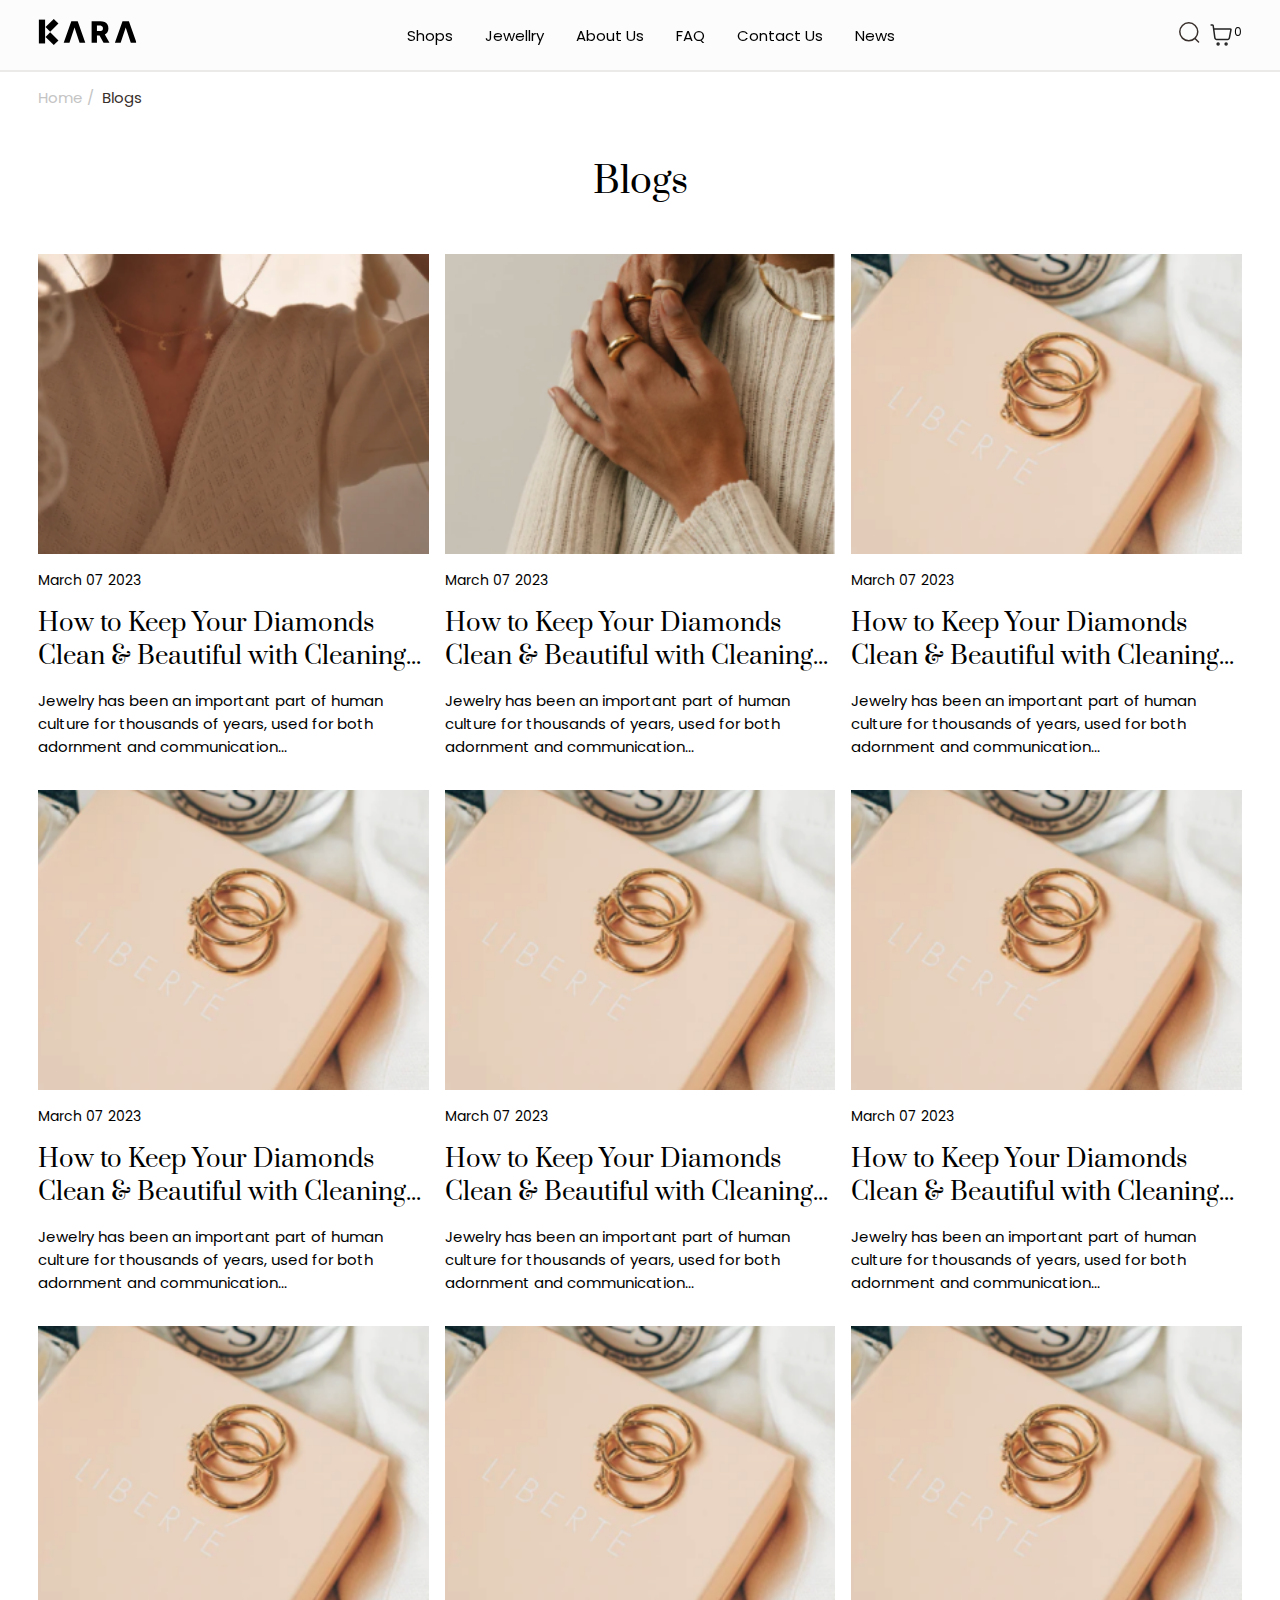
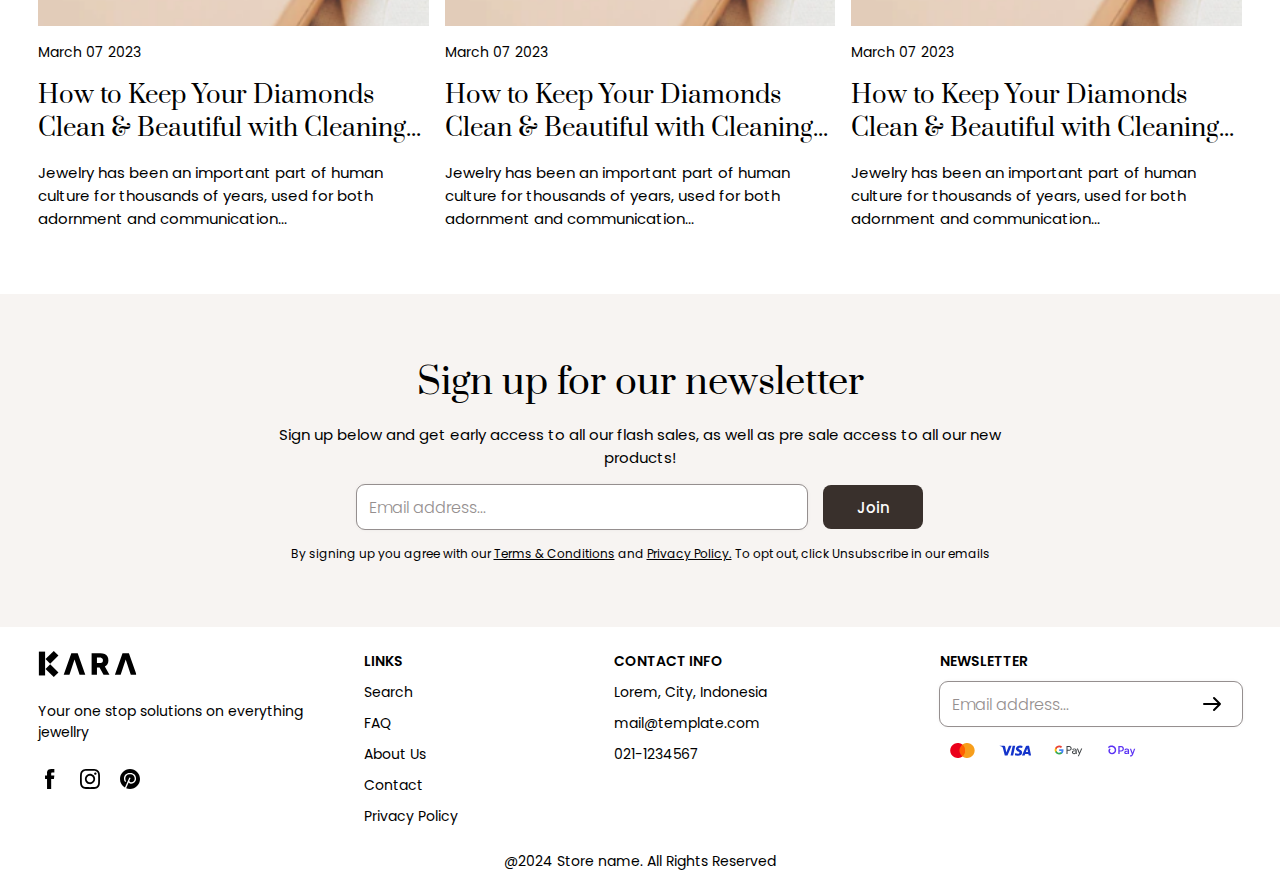
<file: blog-list.html>
<!DOCTYPE html>
<html lang="en">
<head>
  <meta charset="UTF-8">
  <meta name="viewport" content="width=device-width, initial-scale=1.0">
  <title>Product List</title>

  <link rel="stylesheet" href="./static/css/main.css">

  <link rel="preconnect" href="https://fonts.googleapis.com">
	<link rel="preconnect" href="https://fonts.gstatic.com" crossorigin>
  <link href="https://fonts.googleapis.com/css2?family=Poppins:wght@300;400;500;600;700;800&family=Prata&display=swap" rel="stylesheet">
</head>
<body>
  <nav>
    <div class="section__wrapper section__padding nav__wrapper">
      <input type="radio" name="slider" id="close-btn" class="d-none">
      <label for="menu-btn" class="menu-btn mobile-only"><img src="./static/image/hamburger.svg" alt="hamburger icon"></label>
      <a href="./index.html"><img src="./static/image/kara-logo.svg" alt="company logo"></a>
      <input type="radio" name="slider" id="menu-btn" class="d-none" >
      <ul class="nav-links">
        <label for="close-btn" class="close-btn mobile-only"><img src="./static/image/close.svg" alt="close icon"></label>
        <li>
          <span class="desktop-only cursor-pointer">Shops</span>
          <input type="checkbox" id="showMega" class="desktop-only d-none">
          <label for="showMega" class="mobile-item mobile-only medium">Shops</label>
          <div class="mega-box section__padding">
            <div class="d-grid rg-16px">
              <div class="d-grid rg-8px">
                <img src="./static/image/img-template-1.png" alt="" class="w-100">
                <p class="semi-bold">Rings</p>
              </div>
              <div class="d-grid rg-8px">
                <a href="./product-detail.html">Nouveaux Puff Earrings</a>
                <a href="./product-detail.html">Chunky Doune Rings</a>
                <a href="./product-detail.html">Maeve Hoop Rings</a>
                <a href="./product-detail.html">Florence Earrings</a>
              </div>
            </div>
            <div class="d-grid rg-16px">
              <div class="d-grid rg-8px">
                <img src="./static/image/img-template-2.png" alt="" class="w-100">
                <p class="semi-bold">Bracelets</p>
              </div>
              <div class="d-grid rg-8px">
                <a href="./product-detail.html">Sofia Bracelet</a>
                <a href="./product-detail.html">Gia Bangle</a>
                <a href="./product-detail.html">Celeste  Bracelet</a>
                <a href="./product-detail.html">Maeve Bangle</a>
              </div>
            </div>
            <div class="d-grid rg-16px">
              <div class="d-grid rg-8px">
                <img src="./static/image/img-template-3.png" alt="" class="w-100">
                <p class="semi-bold">Earrings</p>
              </div>
              <div class="d-grid rg-8px">
                <div class="d-grid rg-8px">
                  <a href="./product-detail.html">Nouveaux Puff Earrings</a>
                  <a href="./product-detail.html">Chunky Doune Hoops</a>
                  <a href="./product-detail.html">Tome Hoops - Large</a>
                  <a href="./product-detail.html">Maeve Hoop Earrings</a>
                </div>
              </div>
            </div>
            <div class="d-grid rg-16px">
              <div class="d-grid rg-8px">
                <img src="./static/image/img-template-4.png" alt="" class="w-100">
                <p class="semi-bold">There's More</p>
              </div>
              <div class="d-grid rg-8px">
                <a href="./collections.html">All Collections</a>
                <a href="./collections.html">Jewelry Sets</a>
                <a href="./collections.html">Gift Card</a>
                <a href="./collections.html">Our stores</a>
              </div>
            </div>
            <div class="d-grid rg-16px">
              <div class="d-grid rg-8px">
                <img src="./static/image/img-template-1.png" alt="" class="w-100">
                <p class="text-center">20% off</p>
                <a href="" class="text-center">Shop the sale</a>
              </div>
            </div>
          </div>
        </li>
        <li>
          <span class="desktop-only cursor-pointer">Jewellry</span>
          <input type="checkbox" id="showDrop" class="d-none">
          <label for="showDrop" class="mobile-item mobile-only medium">Jewellry</label>
          <ul class="drop-menu">
            <li><a href="./custom-kit.html">Custom Jewellry</a></li>
            <li><a href="#">Drop menu 2</a></li>
            <li><a href="#">Drop menu 3</a></li>
            <li><a href="#">Drop menu 4</a></li>
          </ul>
        </li>
        <li><a href="./about-us.html">About Us</a></li>
        <li><a href="./faq.html">FAQ</a></li>
        <li><a href="./contact-us.html">Contact Us</a></li>
        <li><a href="./blog-list.html">News</a></li>
      </ul>
      <div class="d-flex align-items-center cg-8px">
        <div class="nav-search">
          <div>
            <!-- <span class="cursor-pointer"></span> -->
            <input type="checkbox" id="showSearch" class="hide-input">
            <label for="showSearch" class="cursor-pointer">
              <img src="./static/image/search.svg" alt="search icon">
            </label>
            <div class="search-box section__padding">

              <input type="text" placeholder="WHAT ARE YOU LOOKING FOR?" class="mb-3">
              <!-- Uncomment this to see state before inputting -->

              <div class="search-default">
                <p class="semi-bold">Popular Categories</p>
                <a href="./collections.html" class="d-grid rg-8px">
                  <div class="search-default__img">
                    <img src="./static/image/img-template-1.png" alt="" class="img-object-cover">
                  </div>
                  <p class="label medium text-center">All products</p>
                </a>
                <a href="./collections.html" class="d-grid rg-8px">
                  <div class="search-default__img">
                    <img src="./static/image/img-template-1.png" alt="" class="img-object-cover">
                  </div>
                  <p class="label medium text-center">Bracelets</p>
                </a>
                <a href="./collections.html" class="d-grid rg-8px">
                  <div class="search-default__img">
                    <img src="./static/image/img-template-1.png" alt="" class="img-object-cover">
                  </div>
                  <p class="label medium text-center">Earrings</p>
                </a>
                <a href="./collections.html" class="d-grid rg-8px">
                  <div class="search-default__img">
                    <img src="./static/image/img-template-1.png" alt="" class="img-object-cover">
                  </div>
                  <p class="label medium text-center">Rings</p>
                </a>
                <a href="./collections.html" class="d-grid rg-8px">
                  <div class="search-default__img">
                    <img src="./static/image/img-template-1.png" alt="" class="img-object-cover">
                  </div>
                  <p class="label medium text-center">Pendants</p>
                </a>
              </div>

              <!-- Use this if search result is not 0. Show one or all if query is the same as inputted search -->
              <!-- <div class="search-result">
                <div class="tabs__wrapper mb-3">
                  <div class="">
                    <a id="tab-1" href="#search-result-product" class="underline-effect__text active">Products</a>
                    <a id="tab-2" href="#search-result-collections" class="underline-effect__text">Collections</a>
                    <a id="tab-3" href="#search-result-articles" class="underline-effect__text">Articles</a>
                  </div>
                </div>

                <div class="tabs__content">

                  <div id="search-result-product" aria-labelledby="tab-1">
                    <div class="d-grid cols-sm-2 cols-lg-4 cg-sm-16px cg-lg-32px rg-32px">
                      <a href="./product-detail.html" class="product-card d-grid rg-8px">
                        <div class="product__img">
                          <img src="./static/image/product-template.png" alt="product image" class="d-flex img-object-cover">
                          <div class="chips small">Sold Out</div>
                        </div>
                        <div class="product__text d-grid rg-8px">
                          <p class="label">Polar Watch</p>
                          <div class="d-flex align-items-center cg-8px">
                            <p class="label text-light-dark line-through">$210.00</p>
                            <p class="subtitle semi-bold">$180.00</p>
                          </div>
                        </div>
                      </a>
                      <a href="./product-detail-set.html" class="d-grid rg-8px">
                        <div class="product__img">
                          <img src="./static/image/product-template.png" alt="product image" class="d-flex img-object-cover">
                          <div class="chips small">Sold Out</div>
                        </div>
                        <div class="product__text d-grid rg-8px">
                          <p class="label">Product set</p>
                          <div class="d-flex align-items-center cg-8px">
                            <p class="label text-light-dark line-through">$210.00</p>
                            <p class="subtitle semi-bold">$180.00</p>
                          </div>
                        </div>
                      </a>
                      <a href="./product-detail-set.html" class="d-grid rg-8px">
                        <div class="product__img">
                          <img src="./static/image/product-template.png" alt="product image" class="d-flex img-object-cover">
                          <div class="chips small">Sold Out</div>
                        </div>
                        <div class="product__text d-grid rg-8px">
                          <p class="label">Product set</p>
                          <div class="d-flex align-items-center cg-8px">
                            <p class="label text-light-dark line-through">$210.00</p>
                            <p class="subtitle semi-bold">$180.00</p>
                          </div>
                        </div>
                      </a>
                      <a href="./product-detail-set.html" class="d-grid rg-8px">
                        <div class="product__img">
                          <img src="./static/image/product-template.png" alt="product image" class="d-flex img-object-cover">
                          <div class="chips small">Sold Out</div>
                        </div>
                        <div class="product__text d-grid rg-8px">
                          <p class="label">Product set</p>
                          <div class="d-flex align-items-center cg-8px">
                            <p class="label text-light-dark line-through">$210.00</p>
                            <p class="subtitle semi-bold">$180.00</p>
                          </div>
                        </div>
                      </a>
                      <a href="./product-detail-set.html" class="d-grid rg-8px">
                        <div class="product__img">
                          <img src="./static/image/product-template.png" alt="product image" class="d-flex img-object-cover">
                          <div class="chips small">Sold Out</div>
                        </div>
                        <div class="product__text d-grid rg-8px">
                          <p class="label">Product set</p>
                          <div class="d-flex align-items-center cg-8px">
                            <p class="label text-light-dark line-through">$210.00</p>
                            <p class="subtitle semi-bold">$180.00</p>
                          </div>
                        </div>
                      </a>
                      <a href="./product-detail-set.html" class="d-grid rg-8px">
                        <div class="product__img">
                          <img src="./static/image/product-template.png" alt="product image" class="d-flex img-object-cover">
                          <div class="chips small">Sold Out</div>
                        </div>
                        <div class="product__text d-grid rg-8px">
                          <p class="label">Product set</p>
                          <div class="d-flex align-items-center cg-8px">
                            <p class="label text-light-dark line-through">$210.00</p>
                            <p class="subtitle semi-bold">$180.00</p>
                          </div>
                        </div>
                      </a>
                    </div>
                  </div>

                  <div id="search-result-collections" aria-labelledby="tab-2">
                    <div class="d-grid rg-16px rg-lg-32px cg-sm-16px cg-lg-32px cols-sm-2 cols-lg-3">
                      <a href="./product-list.html" class="collection__item collection__card underline-effect__card">
                        <img src="./static/image/product-template.png" alt="product image" class="w-100">
                        <p class="label">WATCHES</p>
                      </a>
                      <a href="./product-list.html" class="collection__item collection__card underline-effect__card">
                        <img src="./static/image/product-template.png" alt="product image" class="w-100">
                        <p class="label">EARRINGS</p>
                      </a>
                      <a href="./product-list.html" class="collection__item collection__card underline-effect__card">
                        <img src="./static/image/product-template.png" alt="product image" class="w-100">
                        <p class="label">RINGS</p>
                      </a>
                      <a href="./product-list.html" class="collection__item collection__card underline-effect__card">
                        <img src="./static/image/product-template.png" alt="product image" class="w-100">
                        <p class="label">PENDANTS</p>
                      </a>
                      <a href="./product-list.html" class="collection__item collection__card underline-effect__card">
                        <img src="./static/image/product-template.png" alt="product image" class="w-100">
                        <p class="label">ANKLETS</p>
                      </a>
                      <a href="./product-list.html" class="collection__item collection__card underline-effect__card">
                        <img src="./static/image/product-template.png" alt="product image" class="w-100">
                        <p class="label">BRACELETS</p>
                      </a>
                    </div>
                  </div>

                  <div id="search-result-articles" aria-labelledby="tab-3">
                    <div class="d-grid rg-32px cols-lg-3 cg-16px">
                      <a href="./blog-detail.html" class="blog__card d-grid rg-16px">
                        <img src="./static/image/img-template-1.png" alt="blog img preview" class="w-100">
                        <p class="label">March 07 2023</p>
                        <h3 class="title-5">How to Keep Your Diamonds Clean & Beautiful with Cleaning tips and more</h3>
                        <p>Jewelry has been an important part of human culture for thousands of years, used for both adornment and communication</p>
                      </a>
                      <a href="./blog-detail.html" class="blog__card d-grid rg-16px">
                        <img src="./static/image/img-template-2.png" alt="blog img preview" class="w-100">
                        <p class="label">March 07 2023</p>
                        <h3 class="title-5">How to Keep Your Diamonds Clean & Beautiful with Cleaning tips and more</h3>
                        <p>Jewelry has been an important part of human culture for thousands of years, used for both adornment and communication</p>
                      </a>
                      <a href="./blog-detail.html" class="blog__card d-grid rg-16px">
                        <img src="./static/image/img-template-3.png" alt="blog img preview" class="w-100">
                        <p class="label">March 07 2023</p>
                        <h3 class="title-5">How to Keep Your Diamonds Clean & Beautiful with Cleaning tips and more</h3>
                        <p>Jewelry has been an important part of human culture for thousands of years, used for both adornment and communication</p>
                      </a>
                    </div>
                  </div>

                </div>
              </div> -->
              <!-- Use this if search result is empty -->
              <!-- <div class="search-empty semi-bold">No results found for “ARC”. Check the spelling or use a different word or phrase.</div> -->
            </div>
          </div>
        </div>
        <div class="d-flex">
          <img src="./static/image/shopping-cart.svg" alt="">
          <p class="small counter-text">0</p>
        </div>
      </div>
    </div>
  </nav>
  <!-- Content -->
  <section class="section__wrapper section__padding pb-6">
    <div class="d-flex cg-8px text-grey-4 pb-5 pt-3">Home  / <span class="text-black">Blogs</span></div>
    <h1 class="title-3 text-center mb-5">Blogs</h1>

    <div class="d-grid rg-32px cols-lg-3 cg-16px">
      <a href="./blog-detail.html" class="blog__card d-grid rg-16px">
        <img src="./static/image/img-template-1.png" alt="blog img preview" class="w-100">
        <p class="label">March 07 2023</p>
        <h3 class="title-5">How to Keep Your Diamonds Clean & Beautiful with Cleaning tips and more</h3>
        <p>Jewelry has been an important part of human culture for thousands of years, used for both adornment and communication...</p>
      </a>
      <a href="./blog-detail.html" class="blog__card d-grid rg-16px">
        <img src="./static/image/img-template-2.png" alt="blog img preview" class="w-100">
        <p class="label">March 07 2023</p>
        <h3 class="title-5">How to Keep Your Diamonds Clean & Beautiful with Cleaning tips and more</h3>
        <p>Jewelry has been an important part of human culture for thousands of years, used for both adornment and communication...</p>
      </a>
      <a href="./blog-detail.html" class="blog__card d-grid rg-16px">
        <img src="./static/image/img-template-3.png" alt="blog img preview" class="w-100">
        <p class="label">March 07 2023</p>
        <h3 class="title-5">How to Keep Your Diamonds Clean & Beautiful with Cleaning tips and more</h3>
        <p>Jewelry has been an important part of human culture for thousands of years, used for both adornment and communication...</p>
      </a>
      <a href="./blog-detail.html" class="blog__card d-grid rg-16px">
        <img src="./static/image/img-template-3.png" alt="blog img preview" class="w-100">
        <p class="label">March 07 2023</p>
        <h3 class="title-5">How to Keep Your Diamonds Clean & Beautiful with Cleaning tips and more</h3>
        <p>Jewelry has been an important part of human culture for thousands of years, used for both adornment and communication...</p>
      </a>
      <a href="./blog-detail.html" class="blog__card d-grid rg-16px">
        <img src="./static/image/img-template-3.png" alt="blog img preview" class="w-100">
        <p class="label">March 07 2023</p>
        <h3 class="title-5">How to Keep Your Diamonds Clean & Beautiful with Cleaning tips and more</h3>
        <p>Jewelry has been an important part of human culture for thousands of years, used for both adornment and communication...</p>
      </a>
      <a href="./blog-detail.html" class="blog__card d-grid rg-16px">
        <img src="./static/image/img-template-3.png" alt="blog img preview" class="w-100">
        <p class="label">March 07 2023</p>
        <h3 class="title-5">How to Keep Your Diamonds Clean & Beautiful with Cleaning tips and more</h3>
        <p>Jewelry has been an important part of human culture for thousands of years, used for both adornment and communication...</p>
      </a>
      <a href="./blog-detail.html" class="blog__card d-grid rg-16px">
        <img src="./static/image/img-template-3.png" alt="blog img preview" class="w-100">
        <p class="label">March 07 2023</p>
        <h3 class="title-5">How to Keep Your Diamonds Clean & Beautiful with Cleaning tips and more</h3>
        <p>Jewelry has been an important part of human culture for thousands of years, used for both adornment and communication...</p>
      </a>
      <a href="./blog-detail.html" class="blog__card d-grid rg-16px">
        <img src="./static/image/img-template-3.png" alt="blog img preview" class="w-100">
        <p class="label">March 07 2023</p>
        <h3 class="title-5">How to Keep Your Diamonds Clean & Beautiful with Cleaning tips and more</h3>
        <p>Jewelry has been an important part of human culture for thousands of years, used for both adornment and communication...</p>
      </a>
      <a href="./blog-detail.html" class="blog__card d-grid rg-16px">
        <img src="./static/image/img-template-3.png" alt="blog img preview" class="w-100">
        <p class="label">March 07 2023</p>
        <h3 class="title-5">How to Keep Your Diamonds Clean & Beautiful with Cleaning tips and more</h3>
        <p>Jewelry has been an important part of human culture for thousands of years, used for both adornment and communication...</p>
      </a>
    </div>
  </section>
  <!-- Newsletter -->
  <section class="bg-cream-2 py-6">
    <div class="section__wrapper section__padding w-lg-65 w-xl-43 d-grid rg-16px">
      <h2 class="title-3 text-center">Sign up for our newsletter</h2>
      <p class="text-center">Sign up below and get early access to all our flash sales, as well as pre sale access to all our new products!</p>
      <div class="d-flex align-items-center cg-16px justify-content-center w-lg-75 mx-auto">
        <input type="text" placeholder="Email address...">
        <button type="submit" class="btn">Join</button>
      </div>
      <p class="small text-center">By signing up you agree with our <a href="" class="small underline">Terms & Conditions</a> and <a href="" class="small underline">Privacy Policy.</a>  To opt out, click Unsubscribe in our emails</p>
    </div>
  </section>
  <!-- Footer -->
  <footer class="section__wrapper section__padding d-grid rg-24px cg-24px align-items-start py-4">
    <div class="d-grid rg-24px footer__header">
      <img src="./static/image/kara-logo.svg" alt="company logo">
      <p class="label">Your one stop solutions on everything jewellry</p>
      <div class="d-flex align-items-center cg-16px">
        <a href="" target="_blank"><img src="./static/image/facebook-logo.svg" alt="facebook logo"></a>
        <a href="" target="_blank"><img src="./static/image/instagram-logo.svg" alt="instagram logo"></a>
        <a href="" target="_blank"><img src="./static/image/pinterest-logo.svg" alt="pinterest logo"></a>
      </div>
    </div>
    <div class="d-grid rg-10px footer__link">
      <p class="label semi-bold">LINKS</p>
      <a href="" class="label">Search</a>
      <a href="./faq.html" class="label">FAQ</a>
      <a href="./about-us.html" class="label">About Us</a>
      <a href="./contact-us.html" class="label">Contact</a>
      <a href="" class="label">Privacy Policy</a>
    </div>
    <div class="d-grid rg-10px footer__info">
      <p class="label semi-bold">CONTACT INFO</p>
      <p class="label">Lorem, City, Indonesia</p>
      <p class="label">mail@template.com</p>
      <p class="label">021-1234567</p>
    </div>
    <div class="d-grid rg-10px footer__newsletter">
      <p class="label semi-bold">NEWSLETTER</p>
      <form method="" action="" class="input-with-helper">
        <input type="text" placeholder="Email address..."/>
        <button type="submit" class="bg-transparent helper cursor-pointer">
          <img src="./static/image/arrow-narrow-right.svg" alt="arrow right icon">
        </button>
      </form>
      <div class="d-flex cg-8px align-items-center">
        <img src="./static/image/master-card.svg" alt="master card icon">
        <img src="./static/image/visa.svg" alt="visa icon">
        <img src="./static/image/google-pay.svg" alt="google pay icon">
        <img src="./static/image/shop-pay.svg" alt="shop pay icon">
      </div>
    </div>
    <p class="label footer__copyright">@2024 Store name. All Rights Reserved</p>
  </footer>
</body>
<script src="https://ajax.googleapis.com/ajax/libs/jquery/3.5.1/jquery.min.js"></script>
<script src="./static/js/tabs-collections.js"></script>
</html>
</file>
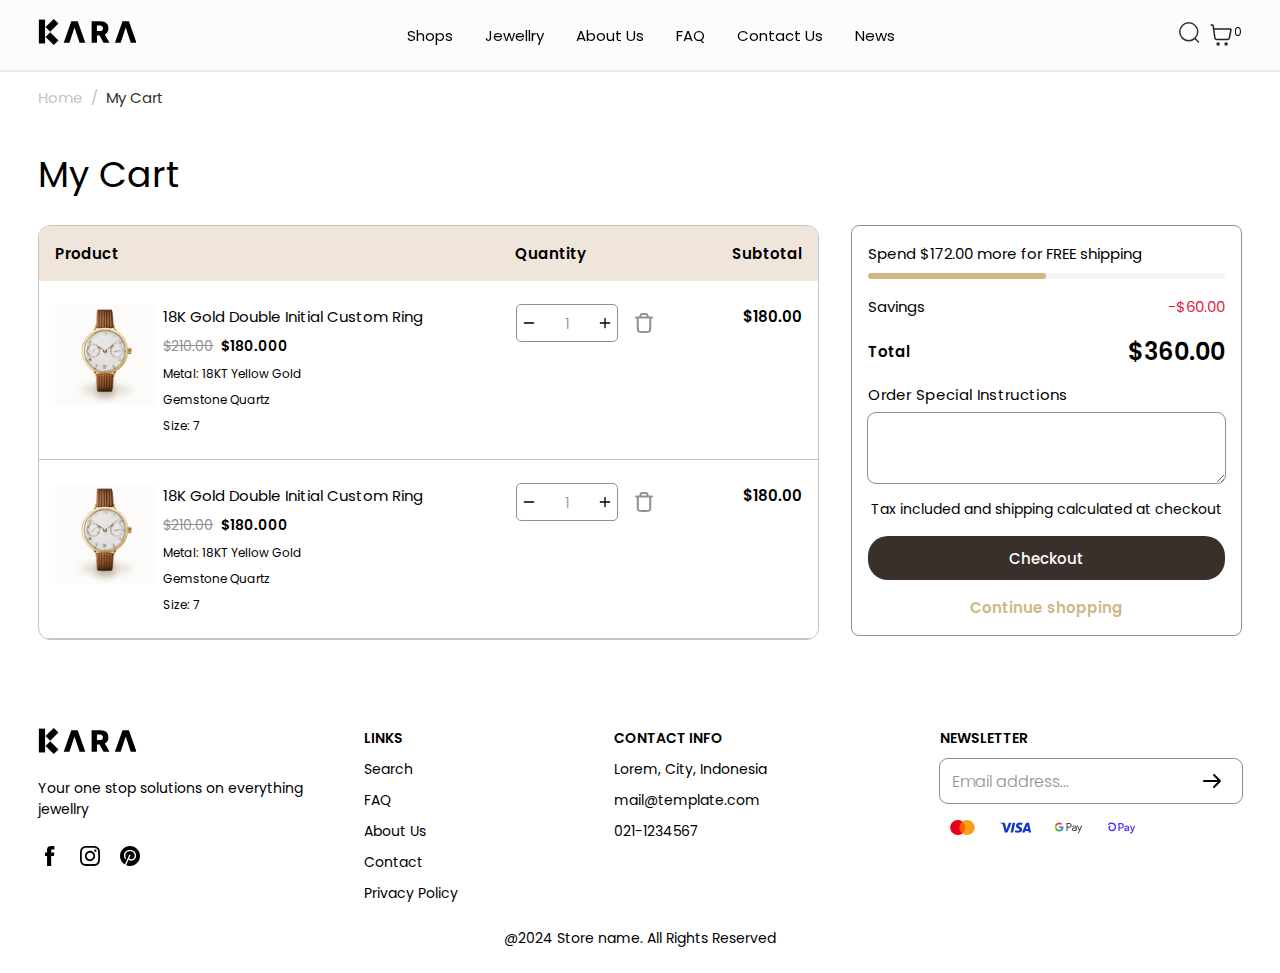
<file: cart.html>
<!DOCTYPE html>
<html lang="en">
<head>
  <meta charset="UTF-8">
  <meta name="viewport" content="width=device-width, initial-scale=1.0">
  <title>My Cart</title>

  <link rel="stylesheet" href="./static/css/main.css">

  <link rel="preconnect" href="https://fonts.googleapis.com">
	<link rel="preconnect" href="https://fonts.gstatic.com" crossorigin>
  <link href="https://fonts.googleapis.com/css2?family=Poppins:wght@300;400;500;600;700;800&family=Prata&display=swap" rel="stylesheet">
</head>
<body>
  <nav>
    <div class="section__wrapper section__padding nav__wrapper">
      <input type="radio" name="slider" id="close-btn" class="d-none">
      <label for="menu-btn" class="menu-btn mobile-only"><img src="./static/image/hamburger.svg" alt="hamburger icon"></label>
      <a href="./index.html"><img src="./static/image/kara-logo.svg" alt="company logo"></a>
      <input type="radio" name="slider" id="menu-btn" class="d-none" >
      <ul class="nav-links">
        <label for="close-btn" class="close-btn mobile-only"><img src="./static/image/close.svg" alt="close icon"></label>
        <li>
          <span class="desktop-only cursor-pointer">Shops</span>
          <input type="checkbox" id="showMega" class="desktop-only d-none">
          <label for="showMega" class="mobile-item mobile-only medium">Shops</label>
          <div class="mega-box section__padding">
            <div class="d-grid rg-16px">
              <div class="d-grid rg-8px">
                <img src="./static/image/img-template-1.png" alt="" class="w-100">
                <p class="semi-bold">Rings</p>
              </div>
              <div class="d-grid rg-8px">
                <a href="./product-detail.html">Nouveaux Puff Earrings</a>
                <a href="./product-detail.html">Chunky Doune Rings</a>
                <a href="./product-detail.html">Maeve Hoop Rings</a>
                <a href="./product-detail.html">Florence Earrings</a>
              </div>
            </div>
            <div class="d-grid rg-16px">
              <div class="d-grid rg-8px">
                <img src="./static/image/img-template-2.png" alt="" class="w-100">
                <p class="semi-bold">Bracelets</p>
              </div>
              <div class="d-grid rg-8px">
                <a href="./product-detail.html">Sofia Bracelet</a>
                <a href="./product-detail.html">Gia Bangle</a>
                <a href="./product-detail.html">Celeste  Bracelet</a>
                <a href="./product-detail.html">Maeve Bangle</a>
              </div>
            </div>
            <div class="d-grid rg-16px">
              <div class="d-grid rg-8px">
                <img src="./static/image/img-template-3.png" alt="" class="w-100">
                <p class="semi-bold">Earrings</p>
              </div>
              <div class="d-grid rg-8px">
                <div class="d-grid rg-8px">
                  <a href="./product-detail.html">Nouveaux Puff Earrings</a>
                  <a href="./product-detail.html">Chunky Doune Hoops</a>
                  <a href="./product-detail.html">Tome Hoops - Large</a>
                  <a href="./product-detail.html">Maeve Hoop Earrings</a>
                </div>
              </div>
            </div>
            <div class="d-grid rg-16px">
              <div class="d-grid rg-8px">
                <img src="./static/image/img-template-4.png" alt="" class="w-100">
                <p class="semi-bold">There's More</p>
              </div>
              <div class="d-grid rg-8px">
                <a href="./collections.html">All Collections</a>
                <a href="./collections.html">Jewelry Sets</a>
                <a href="./collections.html">Gift Card</a>
                <a href="./collections.html">Our stores</a>
              </div>
            </div>
            <div class="d-grid rg-16px">
              <div class="d-grid rg-8px">
                <img src="./static/image/img-template-1.png" alt="" class="w-100">
                <p class="text-center">20% off</p>
                <a href="" class="text-center">Shop the sale</a>
              </div>
            </div>
          </div>
        </li>
        <li>
          <span class="desktop-only cursor-pointer">Jewellry</span>
          <input type="checkbox" id="showDrop" class="d-none">
          <label for="showDrop" class="mobile-item mobile-only medium">Jewellry</label>
          <ul class="drop-menu">
            <li><a href="./custom-kit.html">Custom Jewellry</a></li>
            <li><a href="#">Drop menu 2</a></li>
            <li><a href="#">Drop menu 3</a></li>
            <li><a href="#">Drop menu 4</a></li>
          </ul>
        </li>
        <li><a href="./about-us.html">About Us</a></li>
        <li><a href="./faq.html">FAQ</a></li>
        <li><a href="./contact-us.html">Contact Us</a></li>
        <li><a href="./blog-list.html">News</a></li>
      </ul>
      <div class="d-flex align-items-center cg-8px">
        <div class="nav-search">
          <div>
            <!-- <span class="cursor-pointer"></span> -->
            <input type="checkbox" id="showSearch" class="hide-input">
            <label for="showSearch" class="cursor-pointer">
              <img src="./static/image/search.svg" alt="search icon">
            </label>
            <div class="search-box section__padding">

              <input type="text" placeholder="WHAT ARE YOU LOOKING FOR?" class="mb-3">
              <!-- Uncomment this to see state before inputting -->

              <div class="search-default">
                <p class="semi-bold">Popular Categories</p>
                <a href="./collections.html" class="d-grid rg-8px">
                  <div class="search-default__img">
                    <img src="./static/image/img-template-1.png" alt="" class="img-object-cover">
                  </div>
                  <p class="label medium text-center">All products</p>
                </a>
                <a href="./collections.html" class="d-grid rg-8px">
                  <div class="search-default__img">
                    <img src="./static/image/img-template-1.png" alt="" class="img-object-cover">
                  </div>
                  <p class="label medium text-center">Bracelets</p>
                </a>
                <a href="./collections.html" class="d-grid rg-8px">
                  <div class="search-default__img">
                    <img src="./static/image/img-template-1.png" alt="" class="img-object-cover">
                  </div>
                  <p class="label medium text-center">Earrings</p>
                </a>
                <a href="./collections.html" class="d-grid rg-8px">
                  <div class="search-default__img">
                    <img src="./static/image/img-template-1.png" alt="" class="img-object-cover">
                  </div>
                  <p class="label medium text-center">Rings</p>
                </a>
                <a href="./collections.html" class="d-grid rg-8px">
                  <div class="search-default__img">
                    <img src="./static/image/img-template-1.png" alt="" class="img-object-cover">
                  </div>
                  <p class="label medium text-center">Pendants</p>
                </a>
              </div>

              <!-- Use this if search result is not 0. Show one or all if query is the same as inputted search -->
              <!-- <div class="search-result">
                <div class="tabs__wrapper mb-3">
                  <div class="">
                    <a id="tab-1" href="#search-result-product" class="underline-effect__text active">Products</a>
                    <a id="tab-2" href="#search-result-collections" class="underline-effect__text">Collections</a>
                    <a id="tab-3" href="#search-result-articles" class="underline-effect__text">Articles</a>
                  </div>
                </div>

                <div class="tabs__content">

                  <div id="search-result-product" aria-labelledby="tab-1">
                    <div class="d-grid cols-sm-2 cols-lg-4 cg-sm-16px cg-lg-32px rg-32px">
                      <a href="./product-detail.html" class="product-card d-grid rg-8px">
                        <div class="product__img">
                          <img src="./static/image/product-template.png" alt="product image" class="d-flex img-object-cover">
                          <div class="chips small">Sold Out</div>
                        </div>
                        <div class="product__text d-grid rg-8px">
                          <p class="label">Polar Watch</p>
                          <div class="d-flex align-items-center cg-8px">
                            <p class="label text-light-dark line-through">$210.00</p>
                            <p class="subtitle semi-bold">$180.00</p>
                          </div>
                        </div>
                      </a>
                      <a href="./product-detail-set.html" class="d-grid rg-8px">
                        <div class="product__img">
                          <img src="./static/image/product-template.png" alt="product image" class="d-flex img-object-cover">
                          <div class="chips small">Sold Out</div>
                        </div>
                        <div class="product__text d-grid rg-8px">
                          <p class="label">Product set</p>
                          <div class="d-flex align-items-center cg-8px">
                            <p class="label text-light-dark line-through">$210.00</p>
                            <p class="subtitle semi-bold">$180.00</p>
                          </div>
                        </div>
                      </a>
                      <a href="./product-detail-set.html" class="d-grid rg-8px">
                        <div class="product__img">
                          <img src="./static/image/product-template.png" alt="product image" class="d-flex img-object-cover">
                          <div class="chips small">Sold Out</div>
                        </div>
                        <div class="product__text d-grid rg-8px">
                          <p class="label">Product set</p>
                          <div class="d-flex align-items-center cg-8px">
                            <p class="label text-light-dark line-through">$210.00</p>
                            <p class="subtitle semi-bold">$180.00</p>
                          </div>
                        </div>
                      </a>
                      <a href="./product-detail-set.html" class="d-grid rg-8px">
                        <div class="product__img">
                          <img src="./static/image/product-template.png" alt="product image" class="d-flex img-object-cover">
                          <div class="chips small">Sold Out</div>
                        </div>
                        <div class="product__text d-grid rg-8px">
                          <p class="label">Product set</p>
                          <div class="d-flex align-items-center cg-8px">
                            <p class="label text-light-dark line-through">$210.00</p>
                            <p class="subtitle semi-bold">$180.00</p>
                          </div>
                        </div>
                      </a>
                      <a href="./product-detail-set.html" class="d-grid rg-8px">
                        <div class="product__img">
                          <img src="./static/image/product-template.png" alt="product image" class="d-flex img-object-cover">
                          <div class="chips small">Sold Out</div>
                        </div>
                        <div class="product__text d-grid rg-8px">
                          <p class="label">Product set</p>
                          <div class="d-flex align-items-center cg-8px">
                            <p class="label text-light-dark line-through">$210.00</p>
                            <p class="subtitle semi-bold">$180.00</p>
                          </div>
                        </div>
                      </a>
                      <a href="./product-detail-set.html" class="d-grid rg-8px">
                        <div class="product__img">
                          <img src="./static/image/product-template.png" alt="product image" class="d-flex img-object-cover">
                          <div class="chips small">Sold Out</div>
                        </div>
                        <div class="product__text d-grid rg-8px">
                          <p class="label">Product set</p>
                          <div class="d-flex align-items-center cg-8px">
                            <p class="label text-light-dark line-through">$210.00</p>
                            <p class="subtitle semi-bold">$180.00</p>
                          </div>
                        </div>
                      </a>
                    </div>
                  </div>

                  <div id="search-result-collections" aria-labelledby="tab-2">
                    <div class="d-grid rg-16px rg-lg-32px cg-sm-16px cg-lg-32px cols-sm-2 cols-lg-3">
                      <a href="./product-list.html" class="collection__item collection__card underline-effect__card">
                        <img src="./static/image/product-template.png" alt="product image" class="w-100">
                        <p class="label">WATCHES</p>
                      </a>
                      <a href="./product-list.html" class="collection__item collection__card underline-effect__card">
                        <img src="./static/image/product-template.png" alt="product image" class="w-100">
                        <p class="label">EARRINGS</p>
                      </a>
                      <a href="./product-list.html" class="collection__item collection__card underline-effect__card">
                        <img src="./static/image/product-template.png" alt="product image" class="w-100">
                        <p class="label">RINGS</p>
                      </a>
                      <a href="./product-list.html" class="collection__item collection__card underline-effect__card">
                        <img src="./static/image/product-template.png" alt="product image" class="w-100">
                        <p class="label">PENDANTS</p>
                      </a>
                      <a href="./product-list.html" class="collection__item collection__card underline-effect__card">
                        <img src="./static/image/product-template.png" alt="product image" class="w-100">
                        <p class="label">ANKLETS</p>
                      </a>
                      <a href="./product-list.html" class="collection__item collection__card underline-effect__card">
                        <img src="./static/image/product-template.png" alt="product image" class="w-100">
                        <p class="label">BRACELETS</p>
                      </a>
                    </div>
                  </div>

                  <div id="search-result-articles" aria-labelledby="tab-3">
                    <div class="d-grid rg-32px cols-lg-3 cg-16px">
                      <div class="blog__card d-grid rg-16px">
                        <img src="./static/image/img-template-1.png" alt="blog img preview" class="w-100">
                        <p class="label">March 07 2023</p>
                        <h3 class="title-5">How to Keep Your Diamonds Clean & Beautiful with Cleaning tips and more</h3>
                        <p>Jewelry has been an important part of human culture for thousands of years, used for both adornment and communication</p>
                      </div>
                      <div class="blog__card d-grid rg-16px">
                        <img src="./static/image/img-template-2.png" alt="blog img preview" class="w-100">
                        <p class="label">March 07 2023</p>
                        <h3 class="title-5">How to Keep Your Diamonds Clean & Beautiful with Cleaning tips and more</h3>
                        <p>Jewelry has been an important part of human culture for thousands of years, used for both adornment and communication</p>
                      </div>
                      <div class="blog__card d-grid rg-16px">
                        <img src="./static/image/img-template-3.png" alt="blog img preview" class="w-100">
                        <p class="label">March 07 2023</p>
                        <h3 class="title-5">How to Keep Your Diamonds Clean & Beautiful with Cleaning tips and more</h3>
                        <p>Jewelry has been an important part of human culture for thousands of years, used for both adornment and communication</p>
                      </div>
                    </div>
                  </div>

                </div>
              </div> -->
              <!-- Use this if search result is empty -->
              <!-- <div class="search-empty semi-bold">No results found for “ARC”. Check the spelling or use a different word or phrase.</div> -->
            </div>
          </div>
        </div>
        <div class="d-flex">
          <img src="./static/image/shopping-cart.svg" alt="">
          <p class="small counter-text">0</p>
        </div>
      </div>
    </div>
  </nav>
  <!-- Content -->
  <section class="section__wrapper section__padding">
    <div class="d-flex cg-8px text-grey-4 pb-5 pt-3"><a href="./index.html">Home</a> / <span class="text-black">My Cart</span></div>
  </section>
  
  <section class="section__wrapper section__padding cart__section">
    <h1 class="heading-2">My Cart</h1>
    <div class="cart__list">
      <div class="cart__header">
        <p class="semi-bold">Product</p>
        <p class="opacity-0">Blank</p>
        <p class="semi-bold">Quantity</p>
        <p class="semi-bold text-right">Subtotal</p>
      </div>
      <div class="cart__item cart__item--table">
        <div class="product-img">
          <img src="./static/image/product-template.png" alt="product img" class="d-flex img-object-cover">
        </div>
        <p class="product-title">18K Gold Double Initial Custom Ring</p>
        <div class="product-item__info d-grid rg-8px">
          <div class="d-flex align-items-center cg-8px">
            <p class="label text-light-dark line-through">$210.00</p>
            <p class="label semi-bold">$180.000</p>
          </div>
          <p class="small">Metal: <span class="small">18KT Yellow Gold</span> </p>
          <p class="small">Gemstone Quartz</p>
          <p class="small">Size: 7</p>
        </div>
        <p class="product-subtotal"><span class="mobile-only">Subtotal:</span> <span class="semi-bold">$180.00</span> </p>
        <div class="counter__wrapper d-flex align-items-center">
          <div class="counter">
            <img src="./static/image/minus.svg" alt="minus icon" class="cursor-pointer">
            <input type="text" placeholder="1" class="text-center">
            <img src="./static/image/plus.svg" alt="plus icon" class="cursor-pointer">
          </div>
          <img src="./static/image/trash-grey.svg" alt="trash icon" class="cursor-pointer">
        </div>
      </div>
      <div class="cart__item cart__item--table">
        <div class="product-img">
          <img src="./static/image/product-template.png" alt="product img" class="d-flex img-object-cover">
        </div>
        <p class="product-title">18K Gold Double Initial Custom Ring</p>
        <div class="product-item__info d-grid rg-8px">
          <div class="d-flex align-items-center cg-8px">
            <p class="label text-light-dark line-through">$210.00</p>
            <p class="label semi-bold">$180.000</p>
          </div>
          <p class="small">Metal: <span class="small">18KT Yellow Gold</span> </p>
          <p class="small">Gemstone Quartz</p>
          <p class="small">Size: 7</p>
        </div>
        <p class="product-subtotal"><span class="mobile-only">Subtotal:</span> <span class="semi-bold">$180.00</span> </p>
        <div class="counter__wrapper d-flex align-items-center">
          <div class="counter">
            <img src="./static/image/minus.svg" alt="minus icon" class="cursor-pointer">
            <input type="text" placeholder="1" class="text-center">
            <img src="./static/image/plus.svg" alt="plus icon" class="cursor-pointer">
          </div>
          <img src="./static/image/trash-grey.svg" alt="trash icon" class="cursor-pointer">
        </div>
      </div>
    </div>
    <div class="cart__summary d-grid rg-16px rounded-8px border-light-dark px-3 py-3">
      <div class="d-grid rg-8px">
        <p>Spend $172.00 more for FREE shipping</p>
        <div class="progress-bar">
          <div class="progress-status"></div>
        </div>
      </div>
      <div class="d-flex align-items-center justify-content-between">
        <p>Savings</p>
        <div class="text-red">-$60.00</div>
      </div>
      <div class="d-flex align-items-center justify-content-between">
        <p class="semi-bold">Total</p>
        <div class="heading-4 semi-bold">$360.00</div>
      </div>
      <div class="d-grid rg-8px">
        <label for="order-text">Order Special Instructions</label>
        <textarea name="" id="order-text" cols="10"></textarea>
      </div>
      <p class="label text-center">Tax included and shipping calculated at checkout</p>
      <button type="submit" class="btn btn--circle w-100 mx-auto">Checkout</button>
      <a href="./product-list.html" class="d-flex justify-content-center text-gold semi-bold">Continue shopping</a>
    </div>
  </section>
  <!-- You May Also Like: Hide first -->
  <!-- <section class="section__wrapper section__padding desktop-only d-grid rg-32px pb-5">
    <h2 class="title-4 text-center mb-3">You May Also Like</h2>
    <div class="d-grid rg-16px cg-16px cols-sm-2 cols-lg-4">
      <div class="product-card d-grid rg-8px">
        <div class="product__img product__img--home" onclick="navigateToProductPage()">
          <img src="./static/image/product-template.png" alt="product image" class="product-first__img d-flex img-object-cover">
          <img src="./static/image/img-template-1.png" alt="product image" class="product-secondary__img d-flex img-object-cover">
          <div class="chips small">Sold Out</div>
          <div class="btn" onclick="handleQuickViewClick(event)">Quick View</div>
        </div>
        <div class="product__text d-grid rg-8px">
          <a href="./product-detail.html" class="label">Polar Watch</a>
          <div class="d-flex align-items-center cg-8px">
            <p class="label text-light-dark line-through">$210.00</p>
            <p class="subtitle semi-bold">$180.00</p>
          </div>
        </div>
      </div>
      <div class="product-card d-grid rg-8px">
        <div class="product__img product__img--home" onclick="navigateToProductPage()">
          <img src="./static/image/product-template.png" alt="product image" class="product-first__img d-flex img-object-cover">
          <img src="./static/image/img-template-1.png" alt="product image" class="product-secondary__img d-flex img-object-cover">
          <div class="chips small">Sold Out</div>
          <div class="btn" onclick="handleQuickViewClick(event)">Quick View</div>
        </div>
        <div class="product__text d-grid rg-8px">
          <a href="./product-detail.html" class="label">Polar Watch</a>
          <div class="d-flex align-items-center cg-8px">
            <p class="label text-light-dark line-through">$210.00</p>
            <p class="subtitle semi-bold">$180.00</p>
          </div>
        </div>
      </div>
      <div class="product-card d-grid rg-8px">
        <div class="product__img product__img--home" onclick="navigateToProductPage()">
          <img src="./static/image/product-template.png" alt="product image" class="product-first__img d-flex img-object-cover">
          <img src="./static/image/img-template-1.png" alt="product image" class="product-secondary__img d-flex img-object-cover">
          <div class="chips small">Sold Out</div>
          <div class="btn" onclick="handleQuickViewClick(event)">Quick View</div>
        </div>
        <div class="product__text d-grid rg-8px">
          <a href="./product-detail.html" class="label">Polar Watch</a>
          <div class="d-flex align-items-center cg-8px">
            <p class="label text-light-dark line-through">$210.00</p>
            <p class="subtitle semi-bold">$180.00</p>
          </div>
        </div>
      </div>
      <div class="product-card d-grid rg-8px">
        <div class="product__img product__img--home" onclick="navigateToProductPage()">
          <img src="./static/image/product-template.png" alt="product image" class="product-first__img d-flex img-object-cover">
          <img src="./static/image/img-template-1.png" alt="product image" class="product-secondary__img d-flex img-object-cover">
          <div class="chips small">Sold Out</div>
          <div class="btn" onclick="handleQuickViewClick(event)">Quick View</div>
        </div>
        <div class="product__text d-grid rg-8px">
          <a href="./product-detail.html" class="label">Polar Watch</a>
          <div class="d-flex align-items-center cg-8px">
            <p class="label text-light-dark line-through">$210.00</p>
            <p class="subtitle semi-bold">$180.00</p>
          </div>
        </div>
      </div>
    </div>
  </section> -->

  <!-- Footer -->
  <footer class="section__wrapper section__padding d-grid rg-24px cg-24px align-items-start py-4">
    <div class="d-grid rg-24px footer__header">
      <img src="./static/image/kara-logo.svg" alt="company logo">
      <p class="label">Your one stop solutions on everything jewellry</p>
      <div class="d-flex align-items-center cg-16px">
        <a href="" target="_blank"><img src="./static/image/facebook-logo.svg" alt="facebook logo"></a>
        <a href="" target="_blank"><img src="./static/image/instagram-logo.svg" alt="instagram logo"></a>
        <a href="" target="_blank"><img src="./static/image/pinterest-logo.svg" alt="pinterest logo"></a>
      </div>
    </div>
    <div class="d-grid rg-10px footer__link">
      <p class="label semi-bold">LINKS</p>
      <a href="" class="label">Search</a>
      <a href="./faq.html" class="label">FAQ</a>
      <a href="./about-us.html" class="label">About Us</a>
      <a href="./contact-us.html" class="label">Contact</a>
      <a href="" class="label">Privacy Policy</a>
    </div>
    <div class="d-grid rg-10px footer__info">
      <p class="label semi-bold">CONTACT INFO</p>
      <p class="label">Lorem, City, Indonesia</p>
      <p class="label">mail@template.com</p>
      <p class="label">021-1234567</p>
    </div>
    <div class="d-grid rg-10px footer__newsletter">
      <p class="label semi-bold">NEWSLETTER</p>
      <form method="" action="" class="input-with-helper">
        <input type="text" placeholder="Email address..."/>
        <button type="submit" class="bg-transparent helper cursor-pointer">
          <img src="./static/image/arrow-narrow-right.svg" alt="arrow right icon">
        </button>
      </form>
      <div class="d-flex cg-8px align-items-center">
        <img src="./static/image/master-card.svg" alt="master card icon">
        <img src="./static/image/visa.svg" alt="visa icon">
        <img src="./static/image/google-pay.svg" alt="google pay icon">
        <img src="./static/image/shop-pay.svg" alt="shop pay icon">
      </div>
    </div>
    <p class="label footer__copyright">@2024 Store name. All Rights Reserved</p>
  </footer>

  <!-- Modal quick view -->
  <div id="modal-quick-view" class="modal__wrapper">
    <div class="modal__content d-grid cols-lg-2 align-items-start">
      <div id="quick-view-slider" class="splide">
        <div class="splide__track">
          <ul class="splide__list">
            <li class="splide__slide quick-view__img">
              <img src="./static/image/trust-template.png" alt="template only" class="img-object-cover">
            </li>
            <li class="splide__slide quick-view__img">
              <img src="./static/image/trust-template.png" alt="template only" class="img-object-cover">
            </li>
          </ul>
        </div>
      </div>

      <div class="quick-view__text">
        <div class="d-grid rg-16px align-items-start modal-product__info">
          <div class="d-grid rg-8px">
            <div class="d-flex justify-content-between">
              <h2 class="heading-4">Large Bali Harmony Ball</h2>
              <img src="./static/image/close.svg" onclick="openModal('modal-quick-view','close')" alt="close icon" class="cursor-pointer ml-auto d-flex">
            </div>
            <div class="d-flex align-items-center cg-8px">
              <p class="label text-light-dark line-through">$210.00</p>
              <p class="subtitle semi-bold">$180.00</p>
              <div class="chips small">Sale</div>
            </div>
          </div>
          <p class="light">Handcrafted with traditional methods, the Harmony Ball Collection includes earrings and necklaces, adorned with the beautiful golden spheres known in Spain as ‘llamadores de Angeles’ which directly translates as ‘angel callers’ - inspired by the delicate subtle sound of the balls, scarcely audible but to the wearer. The Harmony Balls have a healing quality and create the harmonising sound their name derives from. The Harmony Balls have an intricate design and are created from sterling silver, plated in 18kt gold.
          </p>
          <hr class="w-100">
          <div class="d-grid rg-8px">
            <p id>COLOR: <span id="colorValue">18KT Yellow Gold</span></p>
            <div class="d-flex cg-16px">
              <div class="position-relative input-styled input-styled__circle">
                <input type="radio" name="color" id="gold" value="GOLD" checked>
                <label for="gold"></label>
              </div>
              <div class="position-relative input-styled input-styled__circle">
                <input type="radio" name="color" id="silver" value="SILVER">
                <label for="silver"></label>
              </div>
            </div>
          </div>
          <div class="d-flex justify-content-between cg-16px">
            <p class="small">Size: <span id="sizeValue">5</span></p>
          </div>
          <div class="d-flex justify-content-between cg-16px">
            <div class="d-flex cg-16px">
              <div class="position-relative input-styled input-styled__square">
                <input type="radio" name="size" id="size-5" value="5" checked>
                <label for="size-5">
                5
                </label>
              </div>
              <div class="position-relative input-styled input-styled__square">
                <input type="radio" name="size" id="size-6" value="6">
                <label for="size-6">
                6
                </label>
              </div>
              <div class="position-relative input-styled input-styled__square">
                <input type="radio" name="size" id="size-7" value="7">
                <label for="size-7">
                7
                </label>
              </div>
              <div class="position-relative input-styled input-styled__square">
                <input type="radio" name="size" id="size-8" value="8">
                <label for="size-8">
                8
                </label>
              </div>
              <div class="position-relative input-styled input-styled__square">
                <input type="radio" name="size" id="size-9" value="9">
                <label for="size-9">
                9
                </label>
              </div>
            </div>
          </div>
          <div class="d-grid rg-16px">
            <p class="small">Quantity</p>
            <div class="d-flex cg-16px justify-content-between">
              <div class="counter">
                <img src="./static/image/minus.svg" alt="minus icon" class="cursor-pointer">
                <input type="text" placeholder="1" class="text-center">
                <img src="./static/image/plus.svg" alt="plus icon" class="cursor-pointer">
              </div>
              <div class="btn btn--white w-100" onclick="openModal('modal-side-cart', 'open')"><img src="./static/image/shopping-cart.svg" alt="cart icon"> ADD TO CART</div>
            </div>
            <a href="" class="btn w-100">BUY IT NOW</a>
          </div>
        </div>
        <a href="./product-detail.html" class="d-flex justify-content-between quick-view__more position-sticky">
          <p class="medium">View Full Details</p>
          <img src="./static/image/arrow-narrow-right.svg" alt="arrow icon">
        </a>
      </div>
    </div>
  </div>

  <script src="https://cdn.jsdelivr.net/npm/@splidejs/splide@4.1.4/dist/js/splide.min.js"></script>
  <script src="https://ajax.googleapis.com/ajax/libs/jquery/3.5.1/jquery.min.js"></script>
  <script src="./static/js/modal.js"></script>
  <script src="./static/js/show-search.js"></script>
</body>
</html>
</file>
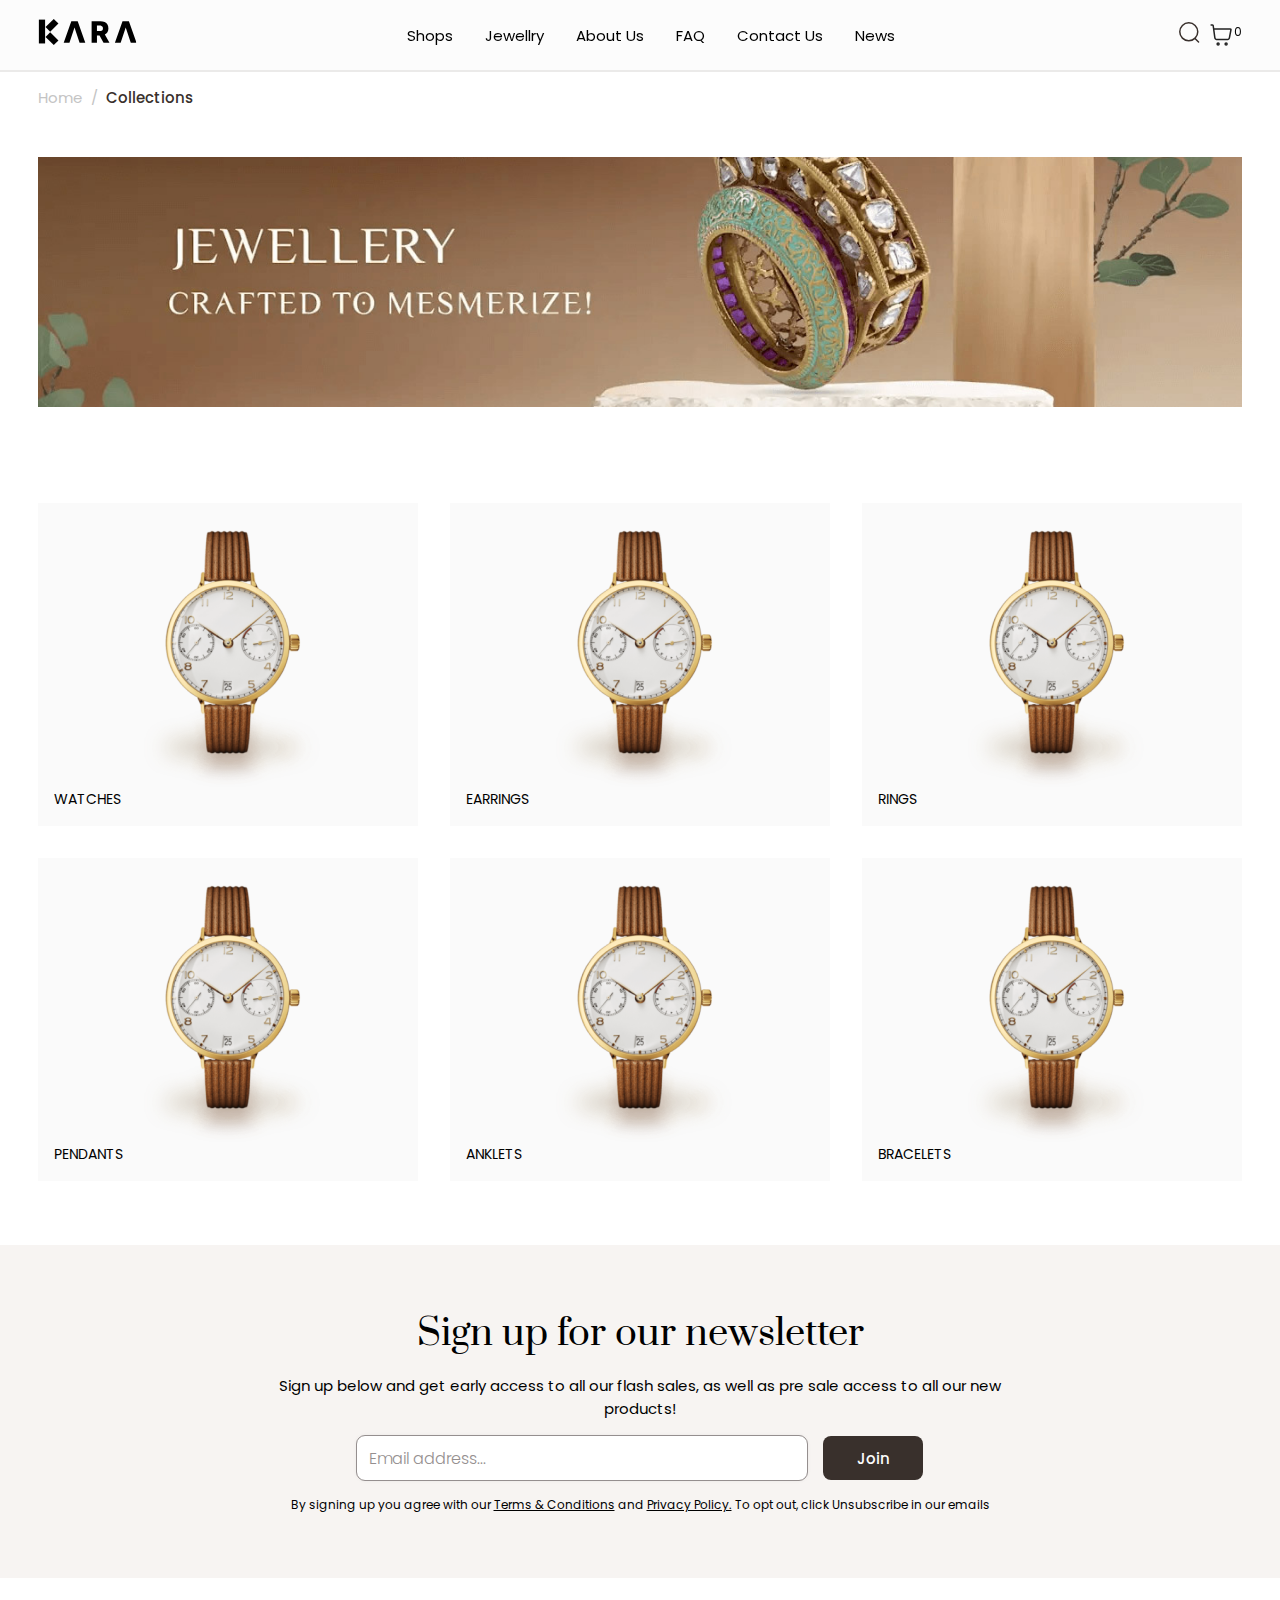
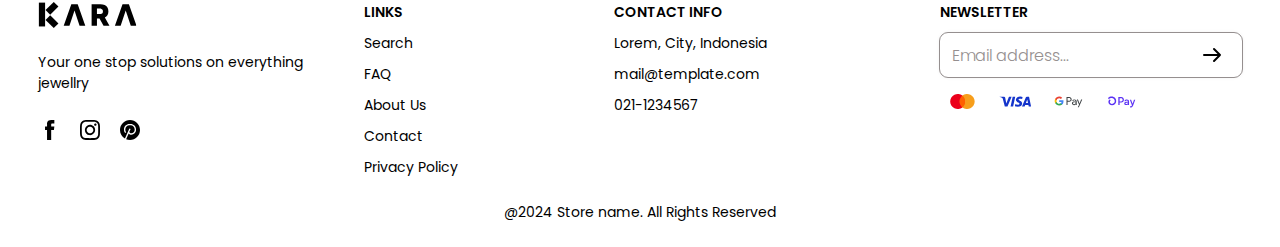
<file: collections.html>
<!DOCTYPE html>
<html lang="en">
<head>
  <meta charset="UTF-8">
  <meta name="viewport" content="width=device-width, initial-scale=1.0">
  <title>Collection</title>

  <link rel="stylesheet" href="./static/css/main.css">

  <link rel="preconnect" href="https://fonts.googleapis.com">
	<link rel="preconnect" href="https://fonts.gstatic.com" crossorigin>
  <link href="https://fonts.googleapis.com/css2?family=Poppins:wght@300;400;500;600;700;800&family=Prata&display=swap" rel="stylesheet">
</head>
<body>
  <nav>
    <div class="section__wrapper section__padding nav__wrapper">
      <input type="radio" name="slider" id="close-btn" class="d-none">
      <label for="menu-btn" class="menu-btn mobile-only"><img src="./static/image/hamburger.svg" alt="hamburger icon"></label>
      <a href="./index.html"><img src="./static/image/kara-logo.svg" alt="company logo"></a>
      <input type="radio" name="slider" id="menu-btn" class="d-none" >
      <ul class="nav-links">
        <label for="close-btn" class="close-btn mobile-only"><img src="./static/image/close.svg" alt="close icon"></label>
        <li>
          <span class="desktop-only cursor-pointer">Shops</span>
          <input type="checkbox" id="showMega" class="desktop-only d-none">
          <label for="showMega" class="mobile-item mobile-only medium">Shops</label>
          <div class="mega-box section__padding">
            <div class="d-grid rg-16px">
              <div class="d-grid rg-8px">
                <img src="./static/image/img-template-1.png" alt="" class="w-100">
                <p class="semi-bold">Rings</p>
              </div>
              <div class="d-grid rg-8px">
                <a href="./product-detail.html">Nouveaux Puff Earrings</a>
                <a href="./product-detail.html">Chunky Doune Rings</a>
                <a href="./product-detail.html">Maeve Hoop Rings</a>
                <a href="./product-detail.html">Florence Earrings</a>
              </div>
            </div>
            <div class="d-grid rg-16px">
              <div class="d-grid rg-8px">
                <img src="./static/image/img-template-2.png" alt="" class="w-100">
                <p class="semi-bold">Bracelets</p>
              </div>
              <div class="d-grid rg-8px">
                <a href="./product-detail.html">Sofia Bracelet</a>
                <a href="./product-detail.html">Gia Bangle</a>
                <a href="./product-detail.html">Celeste  Bracelet</a>
                <a href="./product-detail.html">Maeve Bangle</a>
              </div>
            </div>
            <div class="d-grid rg-16px">
              <div class="d-grid rg-8px">
                <img src="./static/image/img-template-3.png" alt="" class="w-100">
                <p class="semi-bold">Earrings</p>
              </div>
              <div class="d-grid rg-8px">
                <div class="d-grid rg-8px">
                  <a href="./product-detail.html">Nouveaux Puff Earrings</a>
                  <a href="./product-detail.html">Chunky Doune Hoops</a>
                  <a href="./product-detail.html">Tome Hoops - Large</a>
                  <a href="./product-detail.html">Maeve Hoop Earrings</a>
                </div>
              </div>
            </div>
            <div class="d-grid rg-16px">
              <div class="d-grid rg-8px">
                <img src="./static/image/img-template-4.png" alt="" class="w-100">
                <p class="semi-bold">There's More</p>
              </div>
              <div class="d-grid rg-8px">
                <a href="./collections.html">All Collections</a>
                <a href="./collections.html">Jewelry Sets</a>
                <a href="./collections.html">Gift Card</a>
                <a href="./collections.html">Our stores</a>
              </div>
            </div>
            <div class="d-grid rg-16px">
              <div class="d-grid rg-8px">
                <img src="./static/image/img-template-1.png" alt="" class="w-100">
                <p class="text-center">20% off</p>
                <a href="" class="text-center">Shop the sale</a>
              </div>
            </div>
          </div>
        </li>
        <li>
          <span class="desktop-only cursor-pointer">Jewellry</span>
          <input type="checkbox" id="showDrop" class="d-none">
          <label for="showDrop" class="mobile-item mobile-only medium">Jewellry</label>
          <ul class="drop-menu">
            <li><a href="./custom-kit.html">Custom Jewellry</a></li>
            <li><a href="#">Drop menu 2</a></li>
            <li><a href="#">Drop menu 3</a></li>
            <li><a href="#">Drop menu 4</a></li>
          </ul>
        </li>
        <li><a href="./about-us.html">About Us</a></li>
        <li><a href="./faq.html">FAQ</a></li>
        <li><a href="./contact-us.html">Contact Us</a></li>
        <li><a href="./blog-list.html">News</a></li>
      </ul>
      <div class="d-flex align-items-center cg-8px">
        <div class="nav-search">
          <div>
            <!-- <span class="cursor-pointer"></span> -->
            <input type="checkbox" id="showSearch" class="hide-input">
            <label for="showSearch" class="cursor-pointer">
              <img src="./static/image/search.svg" alt="search icon">
            </label>
            <div class="search-box section__padding">

              <input type="text" placeholder="WHAT ARE YOU LOOKING FOR?" class="mb-3">
              <!-- Uncomment this to see state before inputting -->

              <div class="search-default">
                <p class="semi-bold">Popular Categories</p>
                <a href="./collections.html" class="d-grid rg-8px">
                  <div class="search-default__img">
                    <img src="./static/image/img-template-1.png" alt="" class="img-object-cover">
                  </div>
                  <p class="label medium text-center">All products</p>
                </a>
                <a href="./collections.html" class="d-grid rg-8px">
                  <div class="search-default__img">
                    <img src="./static/image/img-template-1.png" alt="" class="img-object-cover">
                  </div>
                  <p class="label medium text-center">Bracelets</p>
                </a>
                <a href="./collections.html" class="d-grid rg-8px">
                  <div class="search-default__img">
                    <img src="./static/image/img-template-1.png" alt="" class="img-object-cover">
                  </div>
                  <p class="label medium text-center">Earrings</p>
                </a>
                <a href="./collections.html" class="d-grid rg-8px">
                  <div class="search-default__img">
                    <img src="./static/image/img-template-1.png" alt="" class="img-object-cover">
                  </div>
                  <p class="label medium text-center">Rings</p>
                </a>
                <a href="./collections.html" class="d-grid rg-8px">
                  <div class="search-default__img">
                    <img src="./static/image/img-template-1.png" alt="" class="img-object-cover">
                  </div>
                  <p class="label medium text-center">Pendants</p>
                </a>
              </div>

              <!-- Use this if search result is not 0. Show one or all if query is the same as inputted search -->
              <!-- <div class="search-result">
                <div class="tabs__wrapper mb-3">
                  <div class="">
                    <a id="tab-1" href="#search-result-product" class="underline-effect__text active">Products</a>
                    <a id="tab-2" href="#search-result-collections" class="underline-effect__text">Collections</a>
                    <a id="tab-3" href="#search-result-articles" class="underline-effect__text">Articles</a>
                  </div>
                </div>

                <div class="tabs__content">

                  <div id="search-result-product" aria-labelledby="tab-1">
                    <div class="d-grid cols-sm-2 cols-lg-4 cg-sm-16px cg-lg-32px rg-32px">
                      <a href="./product-detail.html" class="product-card d-grid rg-8px">
                        <div class="product__img">
                          <img src="./static/image/product-template.png" alt="product image" class="d-flex img-object-cover">
                          <div class="chips small">Sold Out</div>
                        </div>
                        <div class="product__text d-grid rg-8px">
                          <p class="label">Polar Watch</p>
                          <div class="d-flex align-items-center cg-8px">
                            <p class="label text-light-dark line-through">$210.00</p>
                            <p class="subtitle semi-bold">$180.00</p>
                          </div>
                        </div>
                      </a>
                      <a href="./product-detail-set.html" class="d-grid rg-8px">
                        <div class="product__img">
                          <img src="./static/image/product-template.png" alt="product image" class="d-flex img-object-cover">
                          <div class="chips small">Sold Out</div>
                        </div>
                        <div class="product__text d-grid rg-8px">
                          <p class="label">Product set</p>
                          <div class="d-flex align-items-center cg-8px">
                            <p class="label text-light-dark line-through">$210.00</p>
                            <p class="subtitle semi-bold">$180.00</p>
                          </div>
                        </div>
                      </a>
                      <a href="./product-detail-set.html" class="d-grid rg-8px">
                        <div class="product__img">
                          <img src="./static/image/product-template.png" alt="product image" class="d-flex img-object-cover">
                          <div class="chips small">Sold Out</div>
                        </div>
                        <div class="product__text d-grid rg-8px">
                          <p class="label">Product set</p>
                          <div class="d-flex align-items-center cg-8px">
                            <p class="label text-light-dark line-through">$210.00</p>
                            <p class="subtitle semi-bold">$180.00</p>
                          </div>
                        </div>
                      </a>
                      <a href="./product-detail-set.html" class="d-grid rg-8px">
                        <div class="product__img">
                          <img src="./static/image/product-template.png" alt="product image" class="d-flex img-object-cover">
                          <div class="chips small">Sold Out</div>
                        </div>
                        <div class="product__text d-grid rg-8px">
                          <p class="label">Product set</p>
                          <div class="d-flex align-items-center cg-8px">
                            <p class="label text-light-dark line-through">$210.00</p>
                            <p class="subtitle semi-bold">$180.00</p>
                          </div>
                        </div>
                      </a>
                      <a href="./product-detail-set.html" class="d-grid rg-8px">
                        <div class="product__img">
                          <img src="./static/image/product-template.png" alt="product image" class="d-flex img-object-cover">
                          <div class="chips small">Sold Out</div>
                        </div>
                        <div class="product__text d-grid rg-8px">
                          <p class="label">Product set</p>
                          <div class="d-flex align-items-center cg-8px">
                            <p class="label text-light-dark line-through">$210.00</p>
                            <p class="subtitle semi-bold">$180.00</p>
                          </div>
                        </div>
                      </a>
                      <a href="./product-detail-set.html" class="d-grid rg-8px">
                        <div class="product__img">
                          <img src="./static/image/product-template.png" alt="product image" class="d-flex img-object-cover">
                          <div class="chips small">Sold Out</div>
                        </div>
                        <div class="product__text d-grid rg-8px">
                          <p class="label">Product set</p>
                          <div class="d-flex align-items-center cg-8px">
                            <p class="label text-light-dark line-through">$210.00</p>
                            <p class="subtitle semi-bold">$180.00</p>
                          </div>
                        </div>
                      </a>
                    </div>
                  </div>

                  <div id="search-result-collections" aria-labelledby="tab-2">
                    <div class="d-grid rg-16px rg-lg-32px cg-sm-16px cg-lg-32px cols-sm-2 cols-lg-3">
                      <a href="./product-list.html" class="collection__item collection__card underline-effect__card">
                        <img src="./static/image/product-template.png" alt="product image" class="w-100">
                        <p class="label">WATCHES</p>
                      </a>
                      <a href="./product-list.html" class="collection__item collection__card underline-effect__card">
                        <img src="./static/image/product-template.png" alt="product image" class="w-100">
                        <p class="label">EARRINGS</p>
                      </a>
                      <a href="./product-list.html" class="collection__item collection__card underline-effect__card">
                        <img src="./static/image/product-template.png" alt="product image" class="w-100">
                        <p class="label">RINGS</p>
                      </a>
                      <a href="./product-list.html" class="collection__item collection__card underline-effect__card">
                        <img src="./static/image/product-template.png" alt="product image" class="w-100">
                        <p class="label">PENDANTS</p>
                      </a>
                      <a href="./product-list.html" class="collection__item collection__card underline-effect__card">
                        <img src="./static/image/product-template.png" alt="product image" class="w-100">
                        <p class="label">ANKLETS</p>
                      </a>
                      <a href="./product-list.html" class="collection__item collection__card underline-effect__card">
                        <img src="./static/image/product-template.png" alt="product image" class="w-100">
                        <p class="label">BRACELETS</p>
                      </a>
                    </div>
                  </div>

                  <div id="search-result-articles" aria-labelledby="tab-3">
                    <div class="d-grid rg-32px cols-lg-3 cg-16px">
                      <div class="blog__card d-grid rg-16px">
                        <img src="./static/image/img-template-1.png" alt="blog img preview" class="w-100">
                        <p class="label">March 07 2023</p>
                        <h3 class="title-5">How to Keep Your Diamonds Clean & Beautiful with Cleaning tips and more</h3>
                        <p>Jewelry has been an important part of human culture for thousands of years, used for both adornment and communication</p>
                      </div>
                      <div class="blog__card d-grid rg-16px">
                        <img src="./static/image/img-template-2.png" alt="blog img preview" class="w-100">
                        <p class="label">March 07 2023</p>
                        <h3 class="title-5">How to Keep Your Diamonds Clean & Beautiful with Cleaning tips and more</h3>
                        <p>Jewelry has been an important part of human culture for thousands of years, used for both adornment and communication</p>
                      </div>
                      <div class="blog__card d-grid rg-16px">
                        <img src="./static/image/img-template-3.png" alt="blog img preview" class="w-100">
                        <p class="label">March 07 2023</p>
                        <h3 class="title-5">How to Keep Your Diamonds Clean & Beautiful with Cleaning tips and more</h3>
                        <p>Jewelry has been an important part of human culture for thousands of years, used for both adornment and communication</p>
                      </div>
                    </div>
                  </div>

                </div>
              </div> -->
              <!-- Use this if search result is empty -->
              <!-- <div class="search-empty semi-bold">No results found for “ARC”. Check the spelling or use a different word or phrase.</div> -->
            </div>
          </div>
        </div>
        <div class="d-flex">
          <img src="./static/image/shopping-cart.svg" alt="">
          <p class="small counter-text">0</p>
        </div>
      </div>
    </div>
  </nav>
  <!-- Content -->
  <section class="section__wrapper section__padding pb-6">
    <div class="d-flex cg-8px text-grey-4 pb-5 pt-3"><a href="./index.html">Home</a> / <span class="text-black medium">Collections</span></div>
    <div class="collection__wrapper">
      <div class="product__banner">
        <img src="./static/image/collection-banner-img.jpeg" alt="banner" class="w-100">
      </div>
      <div class="d-grid rg-16px rg-lg-32px cg-sm-16px cg-lg-32px cols-sm-2 cols-lg-3">
        <a href="./product-list.html" class="collection__item collection__card underline-effect__card">
          <img src="./static/image/product-template.png" alt="product image" class="w-100">
          <p class="label">WATCHES</p>
        </a>
        <a href="./product-list.html" class="collection__item collection__card underline-effect__card">
          <img src="./static/image/product-template.png" alt="product image" class="w-100">
          <p class="label">EARRINGS</p>
        </a>
        <a href="./product-list.html" class="collection__item collection__card underline-effect__card">
          <img src="./static/image/product-template.png" alt="product image" class="w-100">
          <p class="label">RINGS</p>
        </a>
        <a href="./product-list.html" class="collection__item collection__card underline-effect__card">
          <img src="./static/image/product-template.png" alt="product image" class="w-100">
          <p class="label">PENDANTS</p>
        </a>
        <a href="./product-list.html" class="collection__item collection__card underline-effect__card">
          <img src="./static/image/product-template.png" alt="product image" class="w-100">
          <p class="label">ANKLETS</p>
        </a>
        <a href="./product-list.html" class="collection__item collection__card underline-effect__card">
          <img src="./static/image/product-template.png" alt="product image" class="w-100">
          <p class="label">BRACELETS</p>
        </a>
      </div>
    </div>
  </section>
  <!-- Newsletter -->
  <section class="bg-cream-2 py-6">
    <div class="section__wrapper section__padding w-lg-65 w-xl-43 d-grid rg-16px">
      <h2 class="title-3 text-center">Sign up for our newsletter</h2>
      <p class="text-center">Sign up below and get early access to all our flash sales, as well as pre sale access to all our new products!</p>
      <div class="d-flex align-items-center cg-16px justify-content-center w-lg-75 mx-auto">
        <input type="text" placeholder="Email address...">
        <button type="submit" class="btn">Join</button>
      </div>
      <p class="small text-center">By signing up you agree with our <a href="" class="small underline">Terms & Conditions</a> and <a href="" class="small underline">Privacy Policy.</a>  To opt out, click Unsubscribe in our emails</p>
    </div>
  </section>
  <!-- Footer -->
  <footer class="section__wrapper section__padding d-grid rg-24px cg-24px align-items-start py-4">
    <div class="d-grid rg-24px footer__header">
      <img src="./static/image/kara-logo.svg" alt="company logo">
      <p class="label">Your one stop solutions on everything jewellry</p>
      <div class="d-flex align-items-center cg-16px">
        <a href="" target="_blank"><img src="./static/image/facebook-logo.svg" alt="facebook logo"></a>
        <a href="" target="_blank"><img src="./static/image/instagram-logo.svg" alt="instagram logo"></a>
        <a href="" target="_blank"><img src="./static/image/pinterest-logo.svg" alt="pinterest logo"></a>
      </div>
    </div>
    <div class="d-grid rg-10px footer__link">
      <p class="label semi-bold">LINKS</p>
      <a href="" class="label">Search</a>
      <a href="./faq.html" class="label">FAQ</a>
      <a href="./about-us.html" class="label">About Us</a>
      <a href="./contact-us.html" class="label">Contact</a>
      <a href="" class="label">Privacy Policy</a>
    </div>
    <div class="d-grid rg-10px footer__info">
      <p class="label semi-bold">CONTACT INFO</p>
      <p class="label">Lorem, City, Indonesia</p>
      <p class="label">mail@template.com</p>
      <p class="label">021-1234567</p>
    </div>
    <div class="d-grid rg-10px footer__newsletter">
      <p class="label semi-bold">NEWSLETTER</p>
      <form method="" action="" class="input-with-helper">
        <input type="text" placeholder="Email address..."/>
        <button type="submit" class="bg-transparent helper cursor-pointer">
          <img src="./static/image/arrow-narrow-right.svg" alt="arrow right icon">
        </button>
      </form>
      <div class="d-flex cg-8px align-items-center">
        <img src="./static/image/master-card.svg" alt="master card icon">
        <img src="./static/image/visa.svg" alt="visa icon">
        <img src="./static/image/google-pay.svg" alt="google pay icon">
        <img src="./static/image/shop-pay.svg" alt="shop pay icon">
      </div>
    </div>
    <p class="label footer__copyright">@2024 Store name. All Rights Reserved</p>
  </footer>
  <script
    src="https://code.jquery.com/jquery-3.6.0.js"
    integrity="sha256-H+K7U5CnXl1h5ywQfKtSj8PCmoN9aaq30gDh27Xc0jk="
    crossorigin="anonymous">
  </script>
  <script src="./static/js/show-search.js"></script>
</body>
</html>
</file>
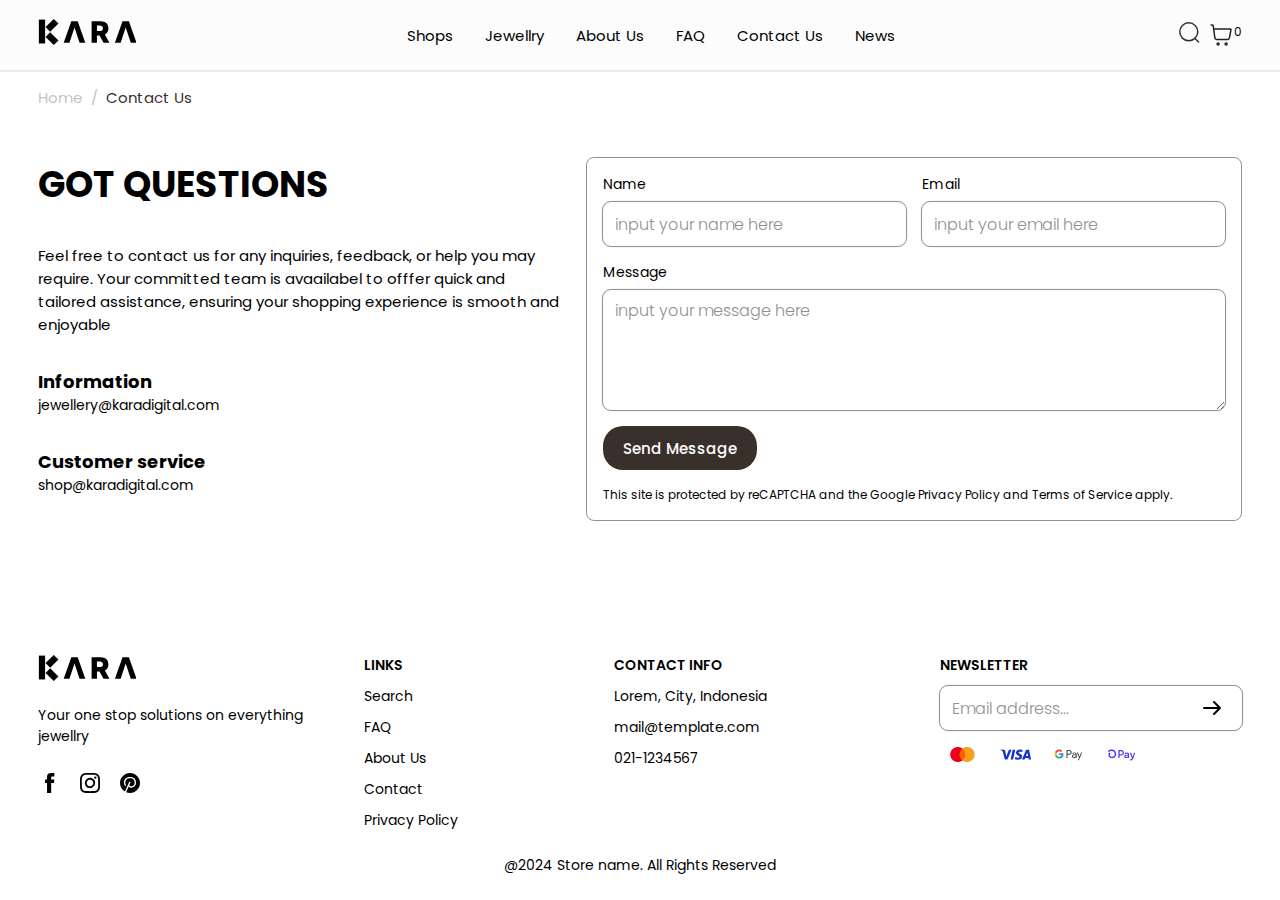
<file: contact-us.html>
<!DOCTYPE html>
<html lang="en">
<head>
  <meta charset="UTF-8">
  <meta name="viewport" content="width=device-width, initial-scale=1.0">
  <title>Contact Us</title>

  <link rel="stylesheet" href="./static/css/main.css">

  <link rel="preconnect" href="https://fonts.googleapis.com">
	<link rel="preconnect" href="https://fonts.gstatic.com" crossorigin>
  <link href="https://fonts.googleapis.com/css2?family=Poppins:wght@300;400;500;600;700;800&family=Prata&display=swap" rel="stylesheet">
</head>
<body>
  <nav>
    <div class="section__wrapper section__padding nav__wrapper">
      <input type="radio" name="slider" id="close-btn" class="d-none">
      <label for="menu-btn" class="menu-btn mobile-only"><img src="./static/image/hamburger.svg" alt="hamburger icon"></label>
      <a href="./index.html"><img src="./static/image/kara-logo.svg" alt="company logo"></a>
      <input type="radio" name="slider" id="menu-btn" class="d-none" >
      <ul class="nav-links">
        <label for="close-btn" class="close-btn mobile-only"><img src="./static/image/close.svg" alt="close icon"></label>
        <li>
          <span class="desktop-only cursor-pointer">Shops</span>
          <input type="checkbox" id="showMega" class="desktop-only d-none">
          <label for="showMega" class="mobile-item mobile-only medium">Shops</label>
          <div class="mega-box section__padding">
            <div class="d-grid rg-16px">
              <div class="d-grid rg-8px">
                <img src="./static/image/img-template-1.png" alt="" class="w-100">
                <p class="semi-bold">Rings</p>
              </div>
              <div class="d-grid rg-8px">
                <a href="./product-detail.html">Nouveaux Puff Earrings</a>
                <a href="./product-detail.html">Chunky Doune Rings</a>
                <a href="./product-detail.html">Maeve Hoop Rings</a>
                <a href="./product-detail.html">Florence Earrings</a>
              </div>
            </div>
            <div class="d-grid rg-16px">
              <div class="d-grid rg-8px">
                <img src="./static/image/img-template-2.png" alt="" class="w-100">
                <p class="semi-bold">Bracelets</p>
              </div>
              <div class="d-grid rg-8px">
                <a href="./product-detail.html">Sofia Bracelet</a>
                <a href="./product-detail.html">Gia Bangle</a>
                <a href="./product-detail.html">Celeste  Bracelet</a>
                <a href="./product-detail.html">Maeve Bangle</a>
              </div>
            </div>
            <div class="d-grid rg-16px">
              <div class="d-grid rg-8px">
                <img src="./static/image/img-template-3.png" alt="" class="w-100">
                <p class="semi-bold">Earrings</p>
              </div>
              <div class="d-grid rg-8px">
                <div class="d-grid rg-8px">
                  <a href="./product-detail.html">Nouveaux Puff Earrings</a>
                  <a href="./product-detail.html">Chunky Doune Hoops</a>
                  <a href="./product-detail.html">Tome Hoops - Large</a>
                  <a href="./product-detail.html">Maeve Hoop Earrings</a>
                </div>
              </div>
            </div>
            <div class="d-grid rg-16px">
              <div class="d-grid rg-8px">
                <img src="./static/image/img-template-4.png" alt="" class="w-100">
                <p class="semi-bold">There's More</p>
              </div>
              <div class="d-grid rg-8px">
                <a href="./collections.html">All Collections</a>
                <a href="./collections.html">Jewelry Sets</a>
                <a href="./collections.html">Gift Card</a>
                <a href="./collections.html">Our stores</a>
              </div>
            </div>
            <div class="d-grid rg-16px">
              <div class="d-grid rg-8px">
                <img src="./static/image/img-template-1.png" alt="" class="w-100">
                <p class="text-center">20% off</p>
                <a href="" class="text-center">Shop the sale</a>
              </div>
            </div>
          </div>
        </li>
        <li>
          <span class="desktop-only cursor-pointer">Jewellry</span>
          <input type="checkbox" id="showDrop" class="d-none">
          <label for="showDrop" class="mobile-item mobile-only medium">Jewellry</label>
          <ul class="drop-menu">
            <li><a href="./custom-kit.html">Custom Jewellry</a></li>
            <li><a href="#">Drop menu 2</a></li>
            <li><a href="#">Drop menu 3</a></li>
            <li><a href="#">Drop menu 4</a></li>
          </ul>
        </li>
        <li><a href="./about-us.html">About Us</a></li>
        <li><a href="./faq.html">FAQ</a></li>
        <li><a href="./contact-us.html">Contact Us</a></li>
        <li><a href="./blog-list.html">News</a></li>
      </ul>
      <div class="d-flex align-items-center cg-8px">
        <div class="nav-search">
          <div>
            <!-- <span class="cursor-pointer"></span> -->
            <input type="checkbox" id="showSearch" class="hide-input">
            <label for="showSearch" class="cursor-pointer">
              <img src="./static/image/search.svg" alt="search icon">
            </label>
            <div class="search-box section__padding">

              <input type="text" placeholder="WHAT ARE YOU LOOKING FOR?" class="mb-3">
              <!-- Uncomment this to see state before inputting -->

              <div class="search-default">
                <p class="semi-bold">Popular Categories</p>
                <a href="./collections.html" class="d-grid rg-8px">
                  <div class="search-default__img">
                    <img src="./static/image/img-template-1.png" alt="" class="img-object-cover">
                  </div>
                  <p class="label medium text-center">All products</p>
                </a>
                <a href="./collections.html" class="d-grid rg-8px">
                  <div class="search-default__img">
                    <img src="./static/image/img-template-1.png" alt="" class="img-object-cover">
                  </div>
                  <p class="label medium text-center">Bracelets</p>
                </a>
                <a href="./collections.html" class="d-grid rg-8px">
                  <div class="search-default__img">
                    <img src="./static/image/img-template-1.png" alt="" class="img-object-cover">
                  </div>
                  <p class="label medium text-center">Earrings</p>
                </a>
                <a href="./collections.html" class="d-grid rg-8px">
                  <div class="search-default__img">
                    <img src="./static/image/img-template-1.png" alt="" class="img-object-cover">
                  </div>
                  <p class="label medium text-center">Rings</p>
                </a>
                <a href="./collections.html" class="d-grid rg-8px">
                  <div class="search-default__img">
                    <img src="./static/image/img-template-1.png" alt="" class="img-object-cover">
                  </div>
                  <p class="label medium text-center">Pendants</p>
                </a>
              </div>

              <!-- Use this if search result is not 0. Show one or all if query is the same as inputted search -->
              <!-- <div class="search-result">
                <div class="tabs__wrapper mb-3">
                  <div class="">
                    <a id="tab-1" href="#search-result-product" class="underline-effect__text active">Products</a>
                    <a id="tab-2" href="#search-result-collections" class="underline-effect__text">Collections</a>
                    <a id="tab-3" href="#search-result-articles" class="underline-effect__text">Articles</a>
                  </div>
                </div>

                <div class="tabs__content">

                  <div id="search-result-product" aria-labelledby="tab-1">
                    <div class="d-grid cols-sm-2 cols-lg-4 cg-sm-16px cg-lg-32px rg-32px">
                      <a href="./product-detail.html" class="product-card d-grid rg-8px">
                        <div class="product__img">
                          <img src="./static/image/product-template.png" alt="product image" class="d-flex img-object-cover">
                          <div class="chips small">Sold Out</div>
                        </div>
                        <div class="product__text d-grid rg-8px">
                          <p class="label">Polar Watch</p>
                          <div class="d-flex align-items-center cg-8px">
                            <p class="label text-light-dark line-through">$210.00</p>
                            <p class="subtitle semi-bold">$180.00</p>
                          </div>
                        </div>
                      </a>
                      <a href="./product-detail-set.html" class="d-grid rg-8px">
                        <div class="product__img">
                          <img src="./static/image/product-template.png" alt="product image" class="d-flex img-object-cover">
                          <div class="chips small">Sold Out</div>
                        </div>
                        <div class="product__text d-grid rg-8px">
                          <p class="label">Product set</p>
                          <div class="d-flex align-items-center cg-8px">
                            <p class="label text-light-dark line-through">$210.00</p>
                            <p class="subtitle semi-bold">$180.00</p>
                          </div>
                        </div>
                      </a>
                      <a href="./product-detail-set.html" class="d-grid rg-8px">
                        <div class="product__img">
                          <img src="./static/image/product-template.png" alt="product image" class="d-flex img-object-cover">
                          <div class="chips small">Sold Out</div>
                        </div>
                        <div class="product__text d-grid rg-8px">
                          <p class="label">Product set</p>
                          <div class="d-flex align-items-center cg-8px">
                            <p class="label text-light-dark line-through">$210.00</p>
                            <p class="subtitle semi-bold">$180.00</p>
                          </div>
                        </div>
                      </a>
                      <a href="./product-detail-set.html" class="d-grid rg-8px">
                        <div class="product__img">
                          <img src="./static/image/product-template.png" alt="product image" class="d-flex img-object-cover">
                          <div class="chips small">Sold Out</div>
                        </div>
                        <div class="product__text d-grid rg-8px">
                          <p class="label">Product set</p>
                          <div class="d-flex align-items-center cg-8px">
                            <p class="label text-light-dark line-through">$210.00</p>
                            <p class="subtitle semi-bold">$180.00</p>
                          </div>
                        </div>
                      </a>
                      <a href="./product-detail-set.html" class="d-grid rg-8px">
                        <div class="product__img">
                          <img src="./static/image/product-template.png" alt="product image" class="d-flex img-object-cover">
                          <div class="chips small">Sold Out</div>
                        </div>
                        <div class="product__text d-grid rg-8px">
                          <p class="label">Product set</p>
                          <div class="d-flex align-items-center cg-8px">
                            <p class="label text-light-dark line-through">$210.00</p>
                            <p class="subtitle semi-bold">$180.00</p>
                          </div>
                        </div>
                      </a>
                      <a href="./product-detail-set.html" class="d-grid rg-8px">
                        <div class="product__img">
                          <img src="./static/image/product-template.png" alt="product image" class="d-flex img-object-cover">
                          <div class="chips small">Sold Out</div>
                        </div>
                        <div class="product__text d-grid rg-8px">
                          <p class="label">Product set</p>
                          <div class="d-flex align-items-center cg-8px">
                            <p class="label text-light-dark line-through">$210.00</p>
                            <p class="subtitle semi-bold">$180.00</p>
                          </div>
                        </div>
                      </a>
                    </div>
                  </div>

                  <div id="search-result-collections" aria-labelledby="tab-2">
                    <div class="d-grid rg-16px rg-lg-32px cg-sm-16px cg-lg-32px cols-sm-2 cols-lg-3">
                      <a href="./product-list.html" class="collection__item collection__card underline-effect__card">
                        <img src="./static/image/product-template.png" alt="product image" class="w-100">
                        <p class="label">WATCHES</p>
                      </a>
                      <a href="./product-list.html" class="collection__item collection__card underline-effect__card">
                        <img src="./static/image/product-template.png" alt="product image" class="w-100">
                        <p class="label">EARRINGS</p>
                      </a>
                      <a href="./product-list.html" class="collection__item collection__card underline-effect__card">
                        <img src="./static/image/product-template.png" alt="product image" class="w-100">
                        <p class="label">RINGS</p>
                      </a>
                      <a href="./product-list.html" class="collection__item collection__card underline-effect__card">
                        <img src="./static/image/product-template.png" alt="product image" class="w-100">
                        <p class="label">PENDANTS</p>
                      </a>
                      <a href="./product-list.html" class="collection__item collection__card underline-effect__card">
                        <img src="./static/image/product-template.png" alt="product image" class="w-100">
                        <p class="label">ANKLETS</p>
                      </a>
                      <a href="./product-list.html" class="collection__item collection__card underline-effect__card">
                        <img src="./static/image/product-template.png" alt="product image" class="w-100">
                        <p class="label">BRACELETS</p>
                      </a>
                    </div>
                  </div>

                  <div id="search-result-articles" aria-labelledby="tab-3">
                    <div class="d-grid rg-32px cols-lg-3 cg-16px">
                      <div class="blog__card d-grid rg-16px">
                        <img src="./static/image/img-template-1.png" alt="blog img preview" class="w-100">
                        <p class="label">March 07 2023</p>
                        <h3 class="title-5">How to Keep Your Diamonds Clean & Beautiful with Cleaning tips and more</h3>
                        <p>Jewelry has been an important part of human culture for thousands of years, used for both adornment and communication</p>
                      </div>
                      <div class="blog__card d-grid rg-16px">
                        <img src="./static/image/img-template-2.png" alt="blog img preview" class="w-100">
                        <p class="label">March 07 2023</p>
                        <h3 class="title-5">How to Keep Your Diamonds Clean & Beautiful with Cleaning tips and more</h3>
                        <p>Jewelry has been an important part of human culture for thousands of years, used for both adornment and communication</p>
                      </div>
                      <div class="blog__card d-grid rg-16px">
                        <img src="./static/image/img-template-3.png" alt="blog img preview" class="w-100">
                        <p class="label">March 07 2023</p>
                        <h3 class="title-5">How to Keep Your Diamonds Clean & Beautiful with Cleaning tips and more</h3>
                        <p>Jewelry has been an important part of human culture for thousands of years, used for both adornment and communication</p>
                      </div>
                    </div>
                  </div>

                </div>
              </div> -->
              <!-- Use this if search result is empty -->
              <!-- <div class="search-empty semi-bold">No results found for “ARC”. Check the spelling or use a different word or phrase.</div> -->
            </div>
          </div>
        </div>
        <div class="d-flex">
          <img src="./static/image/shopping-cart.svg" alt="">
          <p class="small counter-text">0</p>
        </div>
      </div>
    </div>
  </nav>
  <!-- Content -->
  <section class="section__wrapper section__padding pb-5">
    <div class="d-flex cg-8px text-grey-4 pb-5 pt-3"><a href="./index.html">Home</a> / <span class="text-black">Contact Us</span></div>
    <div class="contact-us__wrapper">
      <div class="contact-us__content d-grid rg-32px">
        <div class="d-grid rg-32px">
          <h1 class="heading-2 bold">GOT QUESTIONS</h1>
          <p>Feel free to contact us for any inquiries, feedback, or help you may require. Your committed team is avaailabel to offfer quick and tailored assistance, ensuring your shopping experience is smooth and enjoyable</p>
        </div>
        <div class="d-grid rg-4px">
          <h2 class="subtitle bold">Information</h2>
          <p class="label">jewellery@karadigital.com</p>
        </div>
        <div class="d-grid rg-4px">
          <h2 class="subtitle bold">Customer service</h2>
          <p class="label">shop@karadigital.com</p>
        </div>
      </div>
      <form method="" action="" class="contact-us__form rounded-8px border-light-dark px-3 py-3">
        <div class="d-grid rg-8px name">
          <label class="label">Name</label>
          <input type="text" placeholder="input your name here">
        </div>
        <div class="d-grid rg-8px email">
          <label class="label">Email</label>
          <input type="text" placeholder="input your email here">
        </div>
        <div class="d-grid rg-8px message">
          <label class="label">Message</label>
          <textarea placeholder="input your message here" rows="4"></textarea>
        </div>
        <button type="submit" class="btn btn--circle">Send Message</button>
        <p class="small text">This site is protected by reCAPTCHA and the Google Privacy Policy and Terms of Service apply.</p>
      </form>
    </div>
  </section>
  <!-- Footer -->
  <footer class="section__wrapper section__padding d-grid rg-24px cg-24px align-items-start py-4">
    <div class="d-grid rg-24px footer__header">
      <img src="./static/image/kara-logo.svg" alt="company logo">
      <p class="label">Your one stop solutions on everything jewellry</p>
      <div class="d-flex align-items-center cg-16px">
        <a href="" target="_blank"><img src="./static/image/facebook-logo.svg" alt="facebook logo"></a>
        <a href="" target="_blank"><img src="./static/image/instagram-logo.svg" alt="instagram logo"></a>
        <a href="" target="_blank"><img src="./static/image/pinterest-logo.svg" alt="pinterest logo"></a>
      </div>
    </div>
    <div class="d-grid rg-10px footer__link">
      <p class="label semi-bold">LINKS</p>
      <a href="" class="label">Search</a>
      <a href="" class="label">FAQ</a>
      <a href="./about-us.html" class="label">About Us</a>
      <a href="./contact-us.html" class="label">Contact</a>
      <a href="" class="label">Privacy Policy</a>
    </div>
    <div class="d-grid rg-10px footer__info">
      <p class="label semi-bold">CONTACT INFO</p>
      <p class="label">Lorem, City, Indonesia</p>
      <p class="label">mail@template.com</p>
      <p class="label">021-1234567</p>
    </div>
    <div class="d-grid rg-10px footer__newsletter">
      <p class="label semi-bold">NEWSLETTER</p>
      <form action="" class="input-with-helper">
        <input type="text" placeholder="Email address..."/>
        <button type="submit" class="bg-transparent helper cursor-pointer">
          <img src="./static/image/arrow-narrow-right.svg" alt="arrow right icon">
        </button>
      </form>
      <div class="d-flex cg-8px align-items-center">
        <img src="./static/image/master-card.svg" alt="master card icon">
        <img src="./static/image/visa.svg" alt="visa icon">
        <img src="./static/image/google-pay.svg" alt="google pay icon">
        <img src="./static/image/shop-pay.svg" alt="shop pay icon">
      </div>
    </div>
    <p class="label footer__copyright">@2024 Store name. All Rights Reserved</p>
  </footer>
  <script
    src="https://code.jquery.com/jquery-3.6.0.js"
    integrity="sha256-H+K7U5CnXl1h5ywQfKtSj8PCmoN9aaq30gDh27Xc0jk="
    crossorigin="anonymous">
  </script>
  <script>
    $(document).ready(function(){
        $('.accordion label').click(function(){
          var $this = $(this);
          var $content = $this.next('.accordion__content');
          
          // Check if the clicked accordion content is already open
          var isOpen = $content.hasClass('open');

          // Close all accordion contents
          $('.accordion__content').removeClass('open');
          
          // If the clicked accordion was not already open, open it
          if (!isOpen) {
              $content.addClass('open');
          }
        });
    });
  </script>
  <script src="./static/js/show-search.js"></script>
</body>
</html>
</file>
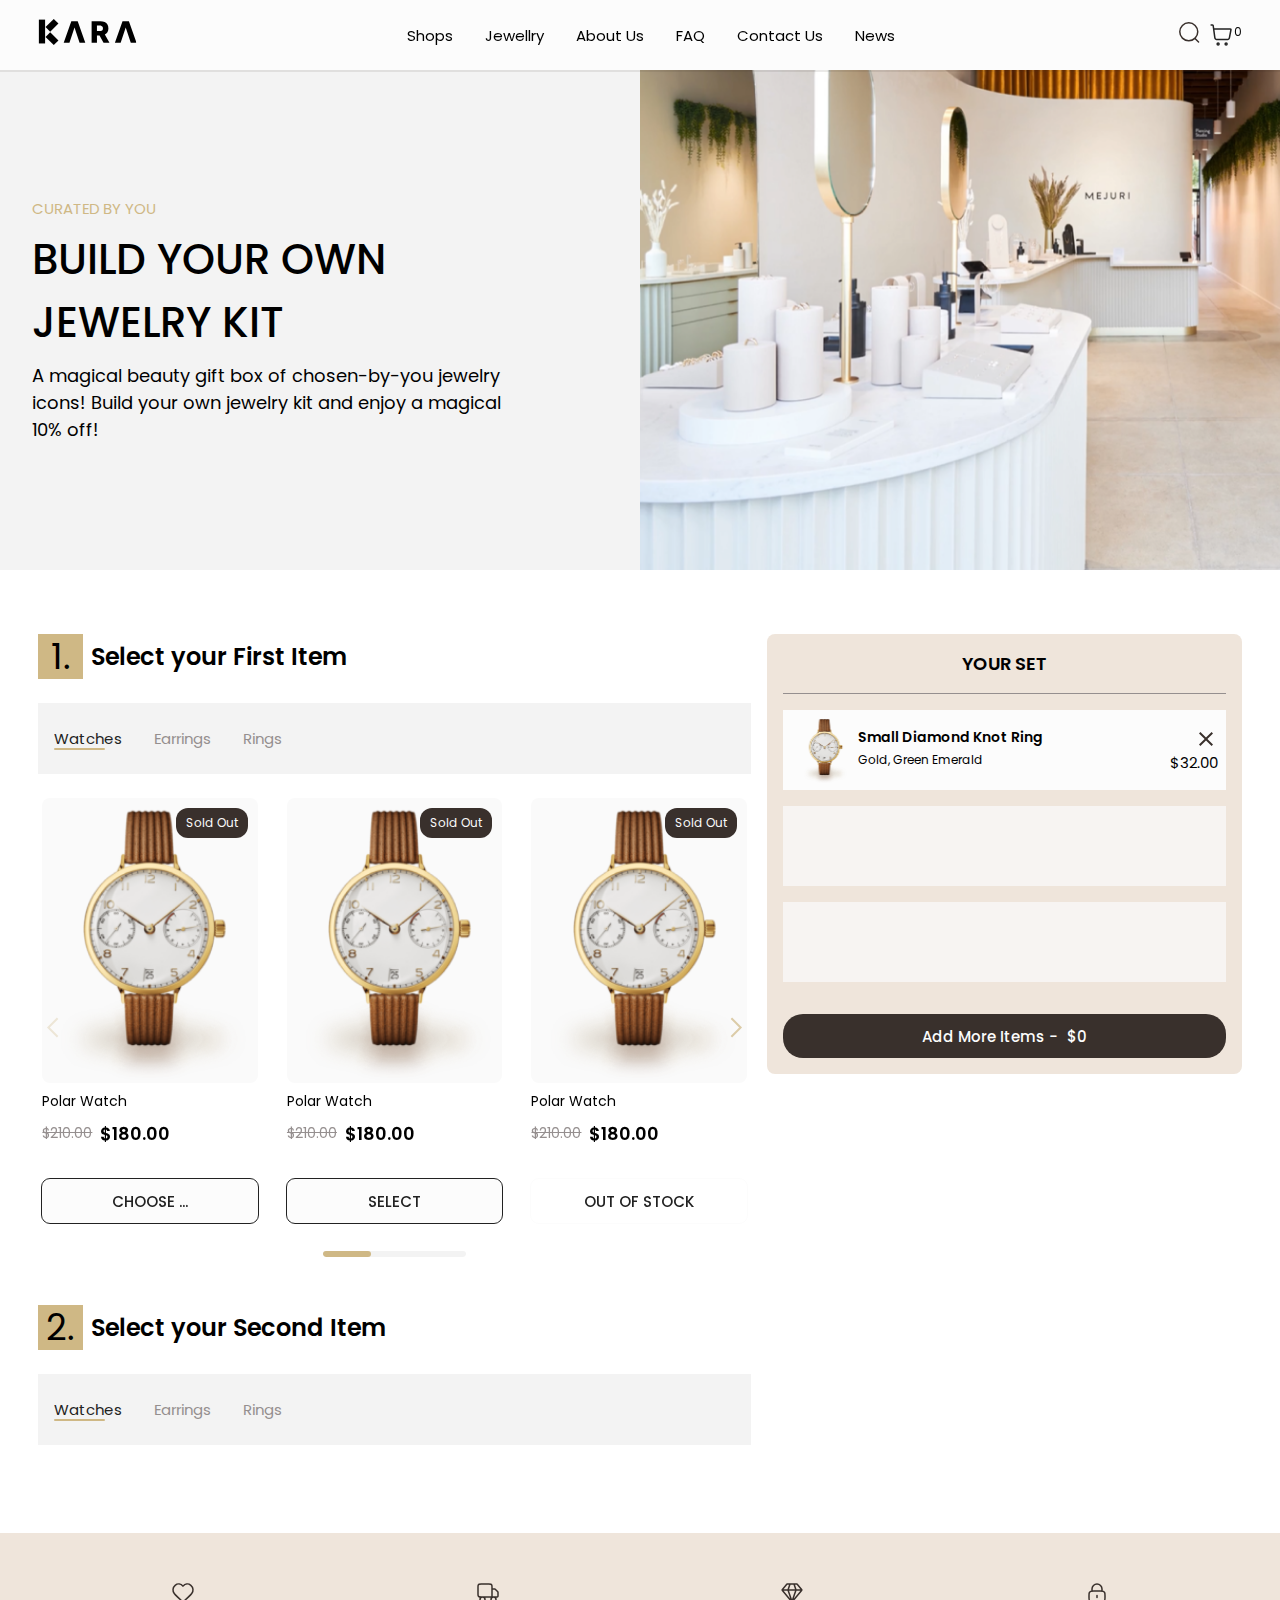
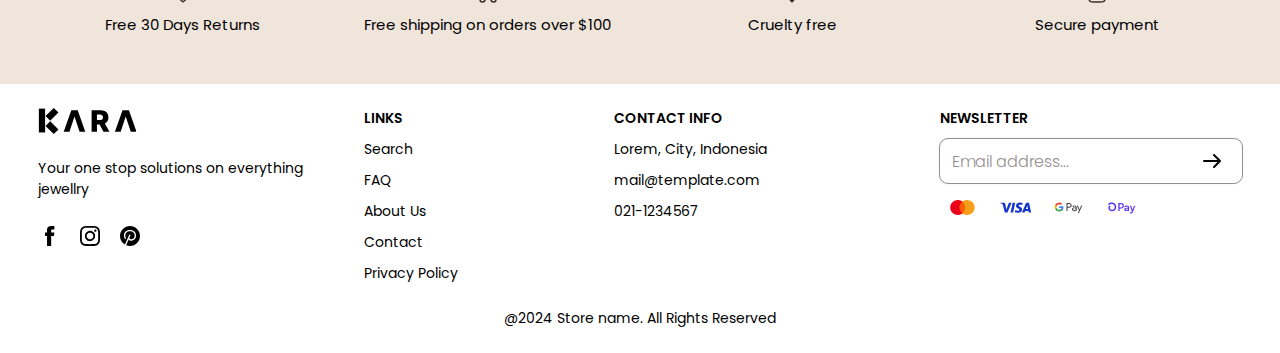
<file: custom-kit.html>
<!DOCTYPE html>
<html lang="en">
	<head>
		<meta charset="UTF-8">
		<meta name="viewport" content="width=device-width, initial-scale=1.0">
		<title>Custom Kit</title>
	
		<!-- CSS -->
		<link rel="stylesheet" href="./static/css/main.css">
		<link rel="stylesheet" href="https://cdn.jsdelivr.net/npm/@splidejs/splide@4.1.4/dist/css/splide.min.css">
		<!-- Fonts -->
		<link rel="preconnect" href="https://fonts.googleapis.com">
		<link rel="preconnect" href="https://fonts.gstatic.com" crossorigin>
		<link href="https://fonts.googleapis.com/css2?family=Poppins:wght@300;400;500;600;700;800&family=Prata&display=swap" rel="stylesheet">
	</head>
<body>
	<nav>
    <div class="section__wrapper section__padding nav__wrapper">
      <input type="radio" name="slider" id="close-btn" class="d-none">
      <label for="menu-btn" class="menu-btn mobile-only"><img src="./static/image/hamburger.svg" alt="hamburger icon"></label>
      <a href="./index.html"><img src="./static/image/kara-logo.svg" alt="company logo"></a>
      <input type="radio" name="slider" id="menu-btn" class="d-none" >
      <ul class="nav-links">
        <label for="close-btn" class="close-btn mobile-only"><img src="./static/image/close.svg" alt="close icon"></label>
        <li>
          <span class="desktop-only cursor-pointer">Shops</span>
          <input type="checkbox" id="showMega" class="desktop-only d-none">
          <label for="showMega" class="mobile-item mobile-only medium">Shops</label>
          <div class="mega-box section__padding">
            <div class="d-grid rg-16px">
              <div class="d-grid rg-8px">
                <img src="./static/image/img-template-1.png" alt="" class="w-100">
                <p class="semi-bold">Rings</p>
              </div>
              <div class="d-grid rg-8px">
                <a href="./product-detail.html">Nouveaux Puff Earrings</a>
                <a href="./product-detail.html">Chunky Doune Rings</a>
                <a href="./product-detail.html">Maeve Hoop Rings</a>
                <a href="./product-detail.html">Florence Earrings</a>
              </div>
            </div>
            <div class="d-grid rg-16px">
              <div class="d-grid rg-8px">
                <img src="./static/image/img-template-2.png" alt="" class="w-100">
                <p class="semi-bold">Bracelets</p>
              </div>
              <div class="d-grid rg-8px">
                <a href="./product-detail.html">Sofia Bracelet</a>
                <a href="./product-detail.html">Gia Bangle</a>
                <a href="./product-detail.html">Celeste  Bracelet</a>
                <a href="./product-detail.html">Maeve Bangle</a>
              </div>
            </div>
            <div class="d-grid rg-16px">
              <div class="d-grid rg-8px">
                <img src="./static/image/img-template-3.png" alt="" class="w-100">
                <p class="semi-bold">Earrings</p>
              </div>
              <div class="d-grid rg-8px">
                <div class="d-grid rg-8px">
                  <a href="./product-detail.html">Nouveaux Puff Earrings</a>
                  <a href="./product-detail.html">Chunky Doune Hoops</a>
                  <a href="./product-detail.html">Tome Hoops - Large</a>
                  <a href="./product-detail.html">Maeve Hoop Earrings</a>
                </div>
              </div>
            </div>
            <div class="d-grid rg-16px">
              <div class="d-grid rg-8px">
                <img src="./static/image/img-template-4.png" alt="" class="w-100">
                <p class="semi-bold">There's More</p>
              </div>
              <div class="d-grid rg-8px">
                <a href="./collections.html">All Collections</a>
                <a href="./collections.html">Jewelry Sets</a>
                <a href="./collections.html">Gift Card</a>
                <a href="./collections.html">Our stores</a>
              </div>
            </div>
            <div class="d-grid rg-16px">
              <div class="d-grid rg-8px">
                <img src="./static/image/img-template-1.png" alt="" class="w-100">
                <p class="text-center">20% off</p>
                <a href="" class="text-center">Shop the sale</a>
              </div>
            </div>
          </div>
        </li>
        <li>
          <span class="desktop-only cursor-pointer">Jewellry</span>
          <input type="checkbox" id="showDrop" class="d-none">
          <label for="showDrop" class="mobile-item mobile-only medium">Jewellry</label>
          <ul class="drop-menu">
            <li><a href="./custom-kit.html">Custom Jewellry</a></li>
            <li><a href="#">Drop menu 2</a></li>
            <li><a href="#">Drop menu 3</a></li>
            <li><a href="#">Drop menu 4</a></li>
          </ul>
        </li>
        <li><a href="./about-us.html">About Us</a></li>
        <li><a href="./faq.html">FAQ</a></li>
        <li><a href="./contact-us.html">Contact Us</a></li>
        <li><a href="./blog-list.html">News</a></li>
      </ul>
      <div class="d-flex align-items-center cg-8px">
        <div class="nav-search">
          <div>
            <!-- <span class="cursor-pointer"></span> -->
            <input type="checkbox" id="showSearch" class="hide-input">
            <label for="showSearch" class="cursor-pointer">
              <img src="./static/image/search.svg" alt="search icon">
            </label>
            <div class="search-box section__padding">

              <input type="text" placeholder="WHAT ARE YOU LOOKING FOR?" class="mb-3">
              <!-- Uncomment this to see state before inputting -->

              <div class="search-default">
                <p class="semi-bold">Popular Categories</p>
                <a href="./collections.html" class="d-grid rg-8px">
                  <div class="search-default__img">
                    <img src="./static/image/img-template-1.png" alt="" class="img-object-cover">
                  </div>
                  <p class="label medium text-center">All products</p>
                </a>
                <a href="./collections.html" class="d-grid rg-8px">
                  <div class="search-default__img">
                    <img src="./static/image/img-template-1.png" alt="" class="img-object-cover">
                  </div>
                  <p class="label medium text-center">Bracelets</p>
                </a>
                <a href="./collections.html" class="d-grid rg-8px">
                  <div class="search-default__img">
                    <img src="./static/image/img-template-1.png" alt="" class="img-object-cover">
                  </div>
                  <p class="label medium text-center">Earrings</p>
                </a>
                <a href="./collections.html" class="d-grid rg-8px">
                  <div class="search-default__img">
                    <img src="./static/image/img-template-1.png" alt="" class="img-object-cover">
                  </div>
                  <p class="label medium text-center">Rings</p>
                </a>
                <a href="./collections.html" class="d-grid rg-8px">
                  <div class="search-default__img">
                    <img src="./static/image/img-template-1.png" alt="" class="img-object-cover">
                  </div>
                  <p class="label medium text-center">Pendants</p>
                </a>
              </div>

              <!-- Use this if search result is not 0. Show one or all if query is the same as inputted search -->
              <!-- <div class="search-result">
                <div class="tabs__wrapper mb-3">
                  <div class="">
                    <a id="tab-1" href="#search-result-product" class="underline-effect__text active">Products</a>
                    <a id="tab-2" href="#search-result-collections" class="underline-effect__text">Collections</a>
                    <a id="tab-3" href="#search-result-articles" class="underline-effect__text">Articles</a>
                  </div>
                </div>

                <div class="tabs__content">

                  <div id="search-result-product" aria-labelledby="tab-1">
                    <div class="d-grid cols-sm-2 cols-lg-4 cg-sm-16px cg-lg-32px rg-32px">
                      <a href="./product-detail.html" class="product-card d-grid rg-8px">
                        <div class="product__img">
                          <img src="./static/image/product-template.png" alt="product image" class="d-flex img-object-cover">
                          <div class="chips small">Sold Out</div>
                        </div>
                        <div class="product__text d-grid rg-8px">
                          <p class="label">Polar Watch</p>
                          <div class="d-flex align-items-center cg-8px">
                            <p class="label text-light-dark line-through">$210.00</p>
                            <p class="subtitle semi-bold">$180.00</p>
                          </div>
                        </div>
                      </a>
                      <a href="./product-detail-set.html" class="d-grid rg-8px">
                        <div class="product__img">
                          <img src="./static/image/product-template.png" alt="product image" class="d-flex img-object-cover">
                          <div class="chips small">Sold Out</div>
                        </div>
                        <div class="product__text d-grid rg-8px">
                          <p class="label">Product set</p>
                          <div class="d-flex align-items-center cg-8px">
                            <p class="label text-light-dark line-through">$210.00</p>
                            <p class="subtitle semi-bold">$180.00</p>
                          </div>
                        </div>
                      </a>
                      <a href="./product-detail-set.html" class="d-grid rg-8px">
                        <div class="product__img">
                          <img src="./static/image/product-template.png" alt="product image" class="d-flex img-object-cover">
                          <div class="chips small">Sold Out</div>
                        </div>
                        <div class="product__text d-grid rg-8px">
                          <p class="label">Product set</p>
                          <div class="d-flex align-items-center cg-8px">
                            <p class="label text-light-dark line-through">$210.00</p>
                            <p class="subtitle semi-bold">$180.00</p>
                          </div>
                        </div>
                      </a>
                      <a href="./product-detail-set.html" class="d-grid rg-8px">
                        <div class="product__img">
                          <img src="./static/image/product-template.png" alt="product image" class="d-flex img-object-cover">
                          <div class="chips small">Sold Out</div>
                        </div>
                        <div class="product__text d-grid rg-8px">
                          <p class="label">Product set</p>
                          <div class="d-flex align-items-center cg-8px">
                            <p class="label text-light-dark line-through">$210.00</p>
                            <p class="subtitle semi-bold">$180.00</p>
                          </div>
                        </div>
                      </a>
                      <a href="./product-detail-set.html" class="d-grid rg-8px">
                        <div class="product__img">
                          <img src="./static/image/product-template.png" alt="product image" class="d-flex img-object-cover">
                          <div class="chips small">Sold Out</div>
                        </div>
                        <div class="product__text d-grid rg-8px">
                          <p class="label">Product set</p>
                          <div class="d-flex align-items-center cg-8px">
                            <p class="label text-light-dark line-through">$210.00</p>
                            <p class="subtitle semi-bold">$180.00</p>
                          </div>
                        </div>
                      </a>
                      <a href="./product-detail-set.html" class="d-grid rg-8px">
                        <div class="product__img">
                          <img src="./static/image/product-template.png" alt="product image" class="d-flex img-object-cover">
                          <div class="chips small">Sold Out</div>
                        </div>
                        <div class="product__text d-grid rg-8px">
                          <p class="label">Product set</p>
                          <div class="d-flex align-items-center cg-8px">
                            <p class="label text-light-dark line-through">$210.00</p>
                            <p class="subtitle semi-bold">$180.00</p>
                          </div>
                        </div>
                      </a>
                    </div>
                  </div>

                  <div id="search-result-collections" aria-labelledby="tab-2">
                    <div class="d-grid rg-16px rg-lg-32px cg-sm-16px cg-lg-32px cols-sm-2 cols-lg-3">
                      <a href="./product-list.html" class="collection__item collection__card underline-effect__card">
                        <img src="./static/image/product-template.png" alt="product image" class="w-100">
                        <p class="label">WATCHES</p>
                      </a>
                      <a href="./product-list.html" class="collection__item collection__card underline-effect__card">
                        <img src="./static/image/product-template.png" alt="product image" class="w-100">
                        <p class="label">EARRINGS</p>
                      </a>
                      <a href="./product-list.html" class="collection__item collection__card underline-effect__card">
                        <img src="./static/image/product-template.png" alt="product image" class="w-100">
                        <p class="label">RINGS</p>
                      </a>
                      <a href="./product-list.html" class="collection__item collection__card underline-effect__card">
                        <img src="./static/image/product-template.png" alt="product image" class="w-100">
                        <p class="label">PENDANTS</p>
                      </a>
                      <a href="./product-list.html" class="collection__item collection__card underline-effect__card">
                        <img src="./static/image/product-template.png" alt="product image" class="w-100">
                        <p class="label">ANKLETS</p>
                      </a>
                      <a href="./product-list.html" class="collection__item collection__card underline-effect__card">
                        <img src="./static/image/product-template.png" alt="product image" class="w-100">
                        <p class="label">BRACELETS</p>
                      </a>
                    </div>
                  </div>

                  <div id="search-result-articles" aria-labelledby="tab-3">
                    <div class="d-grid rg-32px cols-lg-3 cg-16px">
                      <div class="blog__card d-grid rg-16px">
                        <img src="./static/image/img-template-1.png" alt="blog img preview" class="w-100">
                        <p class="label">March 07 2023</p>
                        <h3 class="title-5">How to Keep Your Diamonds Clean & Beautiful with Cleaning tips and more</h3>
                        <p>Jewelry has been an important part of human culture for thousands of years, used for both adornment and communication</p>
                      </div>
                      <div class="blog__card d-grid rg-16px">
                        <img src="./static/image/img-template-2.png" alt="blog img preview" class="w-100">
                        <p class="label">March 07 2023</p>
                        <h3 class="title-5">How to Keep Your Diamonds Clean & Beautiful with Cleaning tips and more</h3>
                        <p>Jewelry has been an important part of human culture for thousands of years, used for both adornment and communication</p>
                      </div>
                      <div class="blog__card d-grid rg-16px">
                        <img src="./static/image/img-template-3.png" alt="blog img preview" class="w-100">
                        <p class="label">March 07 2023</p>
                        <h3 class="title-5">How to Keep Your Diamonds Clean & Beautiful with Cleaning tips and more</h3>
                        <p>Jewelry has been an important part of human culture for thousands of years, used for both adornment and communication</p>
                      </div>
                    </div>
                  </div>

                </div>
              </div> -->
              <!-- Use this if search result is empty -->
              <!-- <div class="search-empty semi-bold">No results found for “ARC”. Check the spelling or use a different word or phrase.</div> -->
            </div>
          </div>
        </div>
        <div class="d-flex">
          <img src="./static/image/shopping-cart.svg" alt="">
          <p class="small counter-text">0</p>
        </div>
      </div>
    </div>
  </nav>
	<section class="section__wrapper d-grid cols-lg-2 align-items-center bg-grey-3">
		<div class="text-and-img__text d-grid rg-8px order-sm-2-lg-1 w-lg-75">
			<p class="text-gold">CURATED BY YOU</p>
			<h1 class="heading-1 medium">BUILD YOUR OWN JEWELRY KIT</h1>
			<p class="subtitle">A magical beauty gift box of chosen-by-you jewelry icons! Build your own jewelry kit and enjoy a magical 10% off!</p>
		</div>
		<div class="text-and-img__image d-flex order-sm-1-lg-2">
			<img src="./static/image/store-template.png" alt="store image" class="d-flex img-object-cover">
		</div>
	</section>
	<section class="section__wrapper section__padding kit__section">
    <div class="d-flex flex-direction-column rg-48px">
      <!-- First kit -->
      <div class="d-flex flex-direction-column rg-24px">
        <div class="d-flex cg-8px align-items-center">
          <h2 class="title heading-2 text-center d-flex justify-content-center align-items-center bg-gold">1.</h2>
          <h2 class="heading-4 semi-bold">Select your First Item</h2>
        </div>
        <div class="overflow-hidden tabs__wrapper">
          <div class="py-3">
            <a href="#product-watch-slider" data-slider="#product-watch-slider" class="tab-link underline-effect__text active">Watches</a>
            <a href="#product-earrings-slider" data-slider="#product-earrings-slider" class="tab-link underline-effect__text">Earrings</a>
            <a href="#product-rings-slider" data-slider="#product-rings-slider" class="tab-link underline-effect__text">Rings</a>
          </div>
        </div>
        <div class="tabs__content">
          <div id="product-watch-slider" class="splide splide-slider">
            <div class="splide__track">
              <ul class="splide__list">
                <li class="splide__slide">
                  <div class="d-grid rg-32px pb-1 px-1">
                    <div class="d-grid rg-8px">
                      <div class="product__img product__img--kit">
                        <img src="./static/image/product-template.png" alt="product image" class="d-flex img-object-cover">
                        <div class="chips small">Sold Out</div>
                      </div>
                      <div class="product__text d-grid rg-8px">
                        <p class="label">Polar Watch</p>
                        <div class="d-flex align-items-center cg-8px">
                          <p class="label text-light-dark line-through">$210.00</p>
                          <p class="subtitle semi-bold">$180.00</p>
                        </div>
                      </div>
                    </div>
                    <div class="btn btn--white w-100">CHOOSE ...</div>
                  </div>
                </li>
                <li class="splide__slide">
                  <div class="d-grid rg-32px pb-1 px-1">
                    <div class="d-grid rg-8px">
                      <div class="product__img product__img--kit">
                        <img src="./static/image/product-template.png" alt="product image" class="d-flex img-object-cover">
                        <div class="chips small">Sold Out</div>
                      </div>
                      <div class="product__text d-grid rg-8px">
                        <p class="label">Polar Watch</p>
                        <div class="d-flex align-items-center cg-8px">
                          <p class="label text-light-dark line-through">$210.00</p>
                          <p class="subtitle semi-bold">$180.00</p>
                        </div>
                      </div>
                    </div>
                    <div class="btn btn--white w-100">SELECT</div>
                  </div>
                </li>
                <li class="splide__slide">
                  <div class="d-grid rg-32px pb-1 px-1">
                    <div class="d-grid rg-8px">
                      <div class="product__img product__img--kit">
                        <img src="./static/image/product-template.png" alt="product image" class="d-flex img-object-cover">
                        <div class="chips small">Sold Out</div>
                      </div>
                      <div class="product__text d-grid rg-8px">
                        <p class="label">Polar Watch</p>
                        <div class="d-flex align-items-center cg-8px">
                          <p class="label text-light-dark line-through">$210.00</p>
                          <p class="subtitle semi-bold">$180.00</p>
                        </div>
                      </div>
                    </div>
                    <div class="btn btn--transparent w-100">OUT OF STOCK</div>
                  </div>
                </li>
                <li class="splide__slide">
                  <div class="d-grid rg-32px pb-1 px-1">
                    <div class="d-grid rg-8px">
                      <div class="product__img product__img--kit">
                        <img src="./static/image/product-template.png" alt="product image" class="d-flex img-object-cover">
                        <div class="chips small">Sold Out</div>
                      </div>
                      <div class="product__text d-grid rg-8px">
                        <p class="label">Polar Watch</p>
                        <div class="d-flex align-items-center cg-8px">
                          <p class="label text-light-dark line-through">$210.00</p>
                          <p class="subtitle semi-bold">$180.00</p>
                        </div>
                      </div>
                    </div>
                    <div class="btn btn--transparent w-100">OUT OF STOCK</div>
                  </div>
                </li>
                <li class="splide__slide">
                  <div class="d-grid rg-32px pb-1 px-1">
                    <div class="d-grid rg-8px">
                      <div class="product__img product__img--kit">
                        <img src="./static/image/product-template.png" alt="product image" class="d-flex img-object-cover">
                        <div class="chips small">Sold Out</div>
                      </div>
                      <div class="product__text d-grid rg-8px">
                        <p class="label">Polar Watch</p>
                        <div class="d-flex align-items-center cg-8px">
                          <p class="label text-light-dark line-through">$210.00</p>
                          <p class="subtitle semi-bold">$180.00</p>
                        </div>
                      </div>
                    </div>
                    <div class="btn btn--transparent w-100">OUT OF STOCK</div>
                  </div>
                </li>
              </ul>
            </div>
            <div class="splide__arrows">
              <button class="splide__arrow splide__arrow--prev">
                <img src="./static/image/arrow-left-gold.svg" alt="arrow left icon">
              </button>
              <button class="splide__arrow splide__arrow--next">
                <img src="./static/image/arrow-right-gold.svg" alt="arrow right icon">
              </button>
            </div>
            <div class="progress-bar-slider__wrapper pt-4">
              <div class="progress-bar-slider">
                <div class="progress-status-slider"></div>
              </div>
            </div>
          </div>
          <div id="product-earrings-slider" class="splide splide-slider">
            <div class="splide__track">
              <ul class="splide__list">
                <li class="splide__slide">
                  <div class="d-grid rg-32px pb-1 px-1">
                    <div class="d-grid rg-8px">
                      <div class="product__img product__img--kit">
                        <img src="./static/image/product-template.png" alt="product image" class="d-flex img-object-cover">
                        <div class="chips small">Sold Out</div>
                      </div>
                      <div class="product__text d-grid rg-8px">
                        <p class="label">Polar Earrings</p>
                        <div class="d-flex align-items-center cg-8px">
                          <p class="label text-light-dark line-through">$210.00</p>
                          <p class="subtitle semi-bold">$180.00</p>
                        </div>
                      </div>
                    </div>
                    <div class="btn btn--white w-100">CHOOSE ...</div>
                  </div>
                </li>
                <li class="splide__slide">
                  <div class="d-grid rg-32px pb-1 px-1">
                    <div class="d-grid rg-8px">
                      <div class="product__img product__img--kit">
                        <img src="./static/image/product-template.png" alt="product image" class="d-flex img-object-cover">
                        <div class="chips small">Sold Out</div>
                      </div>
                      <div class="product__text d-grid rg-8px">
                        <p class="label">Polar Watch</p>
                        <div class="d-flex align-items-center cg-8px">
                          <p class="label text-light-dark line-through">$210.00</p>
                          <p class="subtitle semi-bold">$180.00</p>
                        </div>
                      </div>
                    </div>
                    <div class="btn btn--white w-100">SELECT</div>
                  </div>
                </li>
                <li class="splide__slide">
                  <div class="d-grid rg-32px pb-1 px-1">
                    <div class="d-grid rg-8px">
                      <div class="product__img product__img--kit">
                        <img src="./static/image/product-template.png" alt="product image" class="d-flex img-object-cover">
                        <div class="chips small">Sold Out</div>
                      </div>
                      <div class="product__text d-grid rg-8px">
                        <p class="label">Polar Watch</p>
                        <div class="d-flex align-items-center cg-8px">
                          <p class="label text-light-dark line-through">$210.00</p>
                          <p class="subtitle semi-bold">$180.00</p>
                        </div>
                      </div>
                    </div>
                    <div class="btn btn--transparent w-100">OUT OF STOCK</div>
                  </div>
                </li>
                <li class="splide__slide">
                  <div class="d-grid rg-32px pb-1 px-1">
                    <div class="d-grid rg-8px">
                      <div class="product__img product__img--kit">
                        <img src="./static/image/product-template.png" alt="product image" class="d-flex img-object-cover">
                        <div class="chips small">Sold Out</div>
                      </div>
                      <div class="product__text d-grid rg-8px">
                        <p class="label">Polar Watch</p>
                        <div class="d-flex align-items-center cg-8px">
                          <p class="label text-light-dark line-through">$210.00</p>
                          <p class="subtitle semi-bold">$180.00</p>
                        </div>
                      </div>
                    </div>
                    <div class="btn btn--transparent w-100">OUT OF STOCK</div>
                  </div>
                </li>
              </ul>
            </div>
            <div class="splide__arrows">
              <button class="splide__arrow splide__arrow--prev">
                <img src="./static/image/arrow-left-gold.svg" alt="arrow left icon">
              </button>
              <button class="splide__arrow splide__arrow--next">
                <img src="./static/image/arrow-right-gold.svg" alt="arrow right icon">
              </button>
            </div>
            <div class="progress-bar-slider__wrapper pt-4">
              <div class="progress-bar-slider">
                <div class="progress-status-slider"></div>
              </div>
            </div>
          </div>
          <div id="product-rings-slider" class="splide splide-slider">
            <div class="splide__track">
              <ul class="splide__list">
                <li class="splide__slide">
                  <div class="d-grid rg-32px pb-1 px-1">
                    <div class="d-grid rg-8px">
                      <div class="product__img product__img--kit">
                        <img src="./static/image/product-template.png" alt="product image" class="d-flex img-object-cover">
                        <div class="chips small">Sold Out</div>
                      </div>
                      <div class="product__text d-grid rg-8px">
                        <p class="label">Polar Rings</p>
                        <div class="d-flex align-items-center cg-8px">
                          <p class="label text-light-dark line-through">$210.00</p>
                          <p class="subtitle semi-bold">$180.00</p>
                        </div>
                      </div>
                    </div>
                    <div class="btn btn--white w-100">CHOOSE ...</div>
                  </div>
                </li>
                <li class="splide__slide">
                  <div class="d-grid rg-32px pb-1 px-1">
                    <div class="d-grid rg-8px">
                      <div class="product__img product__img--kit">
                        <img src="./static/image/product-template.png" alt="product image" class="d-flex img-object-cover">
                        <div class="chips small">Sold Out</div>
                      </div>
                      <div class="product__text d-grid rg-8px">
                        <p class="label">Polar Watch</p>
                        <div class="d-flex align-items-center cg-8px">
                          <p class="label text-light-dark line-through">$210.00</p>
                          <p class="subtitle semi-bold">$180.00</p>
                        </div>
                      </div>
                    </div>
                    <div class="btn btn--white w-100">SELECT</div>
                  </div>
                </li>
                <li class="splide__slide">
                  <div class="d-grid rg-32px pb-1 px-1">
                    <div class="d-grid rg-8px">
                      <div class="product__img product__img--kit">
                        <img src="./static/image/product-template.png" alt="product image" class="d-flex img-object-cover">
                        <div class="chips small">Sold Out</div>
                      </div>
                      <div class="product__text d-grid rg-8px">
                        <p class="label">Polar Watch</p>
                        <div class="d-flex align-items-center cg-8px">
                          <p class="label text-light-dark line-through">$210.00</p>
                          <p class="subtitle semi-bold">$180.00</p>
                        </div>
                      </div>
                    </div>
                    <div class="btn btn--transparent w-100">OUT OF STOCK</div>
                  </div>
                </li>
                <li class="splide__slide">
                  <div class="d-grid rg-32px pb-1 px-1">
                    <div class="d-grid rg-8px">
                      <div class="product__img product__img--kit">
                        <img src="./static/image/product-template.png" alt="product image" class="d-flex img-object-cover">
                        <div class="chips small">Sold Out</div>
                      </div>
                      <div class="product__text d-grid rg-8px">
                        <p class="label">Polar Watch</p>
                        <div class="d-flex align-items-center cg-8px">
                          <p class="label text-light-dark line-through">$210.00</p>
                          <p class="subtitle semi-bold">$180.00</p>
                        </div>
                      </div>
                    </div>
                    <div class="btn btn--transparent w-100">OUT OF STOCK</div>
                  </div>
                </li>
                <li class="splide__slide">
                  <div class="d-grid rg-32px pb-1 px-1">
                    <div class="d-grid rg-8px">
                      <div class="product__img product__img--kit">
                        <img src="./static/image/product-template.png" alt="product image" class="d-flex img-object-cover">
                        <div class="chips small">Sold Out</div>
                      </div>
                      <div class="product__text d-grid rg-8px">
                        <p class="label">Polar Watch</p>
                        <div class="d-flex align-items-center cg-8px">
                          <p class="label text-light-dark line-through">$210.00</p>
                          <p class="subtitle semi-bold">$180.00</p>
                        </div>
                      </div>
                    </div>
                    <div class="btn btn--transparent w-100">OUT OF STOCK</div>
                  </div>
                </li>
              </ul>
            </div>
            <div class="splide__arrows">
              <button class="splide__arrow splide__arrow--prev">
                <img src="./static/image/arrow-left-gold.svg" alt="arrow left icon">
              </button>
              <button class="splide__arrow splide__arrow--next">
                <img src="./static/image/arrow-right-gold.svg" alt="arrow right icon">
              </button>
            </div>
            <div class="progress-bar-slider__wrapper pt-4">
              <div class="progress-bar-slider">
                <div class="progress-status-slider"></div>
              </div>
            </div>
          </div>
        </div>
      </div>
      <!-- Second kit -->
      <div class="d-flex flex-direction-column rg-24px">
        <div class="d-flex cg-8px align-items-center">
          <h2 class="title heading-2 text-center d-flex justify-content-center align-items-center bg-gold">2.</h2>
          <h2 class="heading-4 semi-bold">Select your Second Item</h2>
        </div>
        <div class="overflow-hidden tabs__wrapper">
          <div class="py-3">
            <a href="#product-watch-slider-2" data-slider="#product-watch-slider-2" class="tab-link underline-effect__text active">Watches</a>
            <a href="#product-earrings-slider-2" data-slider="#product-earrings-slider-2" class="tab-link underline-effect__text">Earrings</a>
            <a href="#product-rings-slider-2" data-slider="#product-rings-slider-2" class="tab-link underline-effect__text">Rings</a>
          </div>
        </div>
        <div class="tabs__content">
          <div id="product-watch-slider-2" class="splide splide-slider">
            <div class="splide__track">
              <ul class="splide__list">
                <li class="splide__slide">
                  <div class="d-grid rg-32px pb-1 px-1">
                    <div class="d-grid rg-8px">
                      <div class="product__img product__img--kit">
                        <img src="./static/image/product-template.png" alt="product image" class="d-flex img-object-cover">
                        <div class="chips small">Sold Out</div>
                      </div>
                      <div class="product__text d-grid rg-8px">
                        <p class="label">Polar Watch</p>
                        <div class="d-flex align-items-center cg-8px">
                          <p class="label text-light-dark line-through">$210.00</p>
                          <p class="subtitle semi-bold">$180.00</p>
                        </div>
                      </div>
                    </div>
                    <div class="btn btn--white w-100">CHOOSE ...</div>
                  </div>
                </li>
                <li class="splide__slide">
                  <div class="d-grid rg-32px pb-1 px-1">
                    <div class="d-grid rg-8px">
                      <div class="product__img product__img--kit">
                        <img src="./static/image/product-template.png" alt="product image" class="d-flex img-object-cover">
                        <div class="chips small">Sold Out</div>
                      </div>
                      <div class="product__text d-grid rg-8px">
                        <p class="label">Polar Watch</p>
                        <div class="d-flex align-items-center cg-8px">
                          <p class="label text-light-dark line-through">$210.00</p>
                          <p class="subtitle semi-bold">$180.00</p>
                        </div>
                      </div>
                    </div>
                    <div class="btn btn--white w-100">SELECT</div>
                  </div>
                </li>
                <li class="splide__slide">
                  <div class="d-grid rg-32px pb-1 px-1">
                    <div class="d-grid rg-8px">
                      <div class="product__img product__img--kit">
                        <img src="./static/image/product-template.png" alt="product image" class="d-flex img-object-cover">
                        <div class="chips small">Sold Out</div>
                      </div>
                      <div class="product__text d-grid rg-8px">
                        <p class="label">Polar Watch</p>
                        <div class="d-flex align-items-center cg-8px">
                          <p class="label text-light-dark line-through">$210.00</p>
                          <p class="subtitle semi-bold">$180.00</p>
                        </div>
                      </div>
                    </div>
                    <div class="btn btn--transparent w-100">OUT OF STOCK</div>
                  </div>
                </li>
                <li class="splide__slide">
                  <div class="d-grid rg-32px pb-1 px-1">
                    <div class="d-grid rg-8px">
                      <div class="product__img product__img--kit">
                        <img src="./static/image/product-template.png" alt="product image" class="d-flex img-object-cover">
                        <div class="chips small">Sold Out</div>
                      </div>
                      <div class="product__text d-grid rg-8px">
                        <p class="label">Polar Watch</p>
                        <div class="d-flex align-items-center cg-8px">
                          <p class="label text-light-dark line-through">$210.00</p>
                          <p class="subtitle semi-bold">$180.00</p>
                        </div>
                      </div>
                    </div>
                    <div class="btn btn--transparent w-100">OUT OF STOCK</div>
                  </div>
                </li>
                <li class="splide__slide">
                  <div class="d-grid rg-32px pb-1 px-1">
                    <div class="d-grid rg-8px">
                      <div class="product__img product__img--kit">
                        <img src="./static/image/product-template.png" alt="product image" class="d-flex img-object-cover">
                        <div class="chips small">Sold Out</div>
                      </div>
                      <div class="product__text d-grid rg-8px">
                        <p class="label">Polar Watch</p>
                        <div class="d-flex align-items-center cg-8px">
                          <p class="label text-light-dark line-through">$210.00</p>
                          <p class="subtitle semi-bold">$180.00</p>
                        </div>
                      </div>
                    </div>
                    <div class="btn btn--transparent w-100">OUT OF STOCK</div>
                  </div>
                </li>
              </ul>
            </div>
            <div class="splide__arrows">
              <button class="splide__arrow splide__arrow--prev">
                <img src="./static/image/arrow-left-gold.svg" alt="arrow left icon">
              </button>
              <button class="splide__arrow splide__arrow--next">
                <img src="./static/image/arrow-right-gold.svg" alt="arrow right icon">
              </button>
            </div>
            <div class="progress-bar-slider__wrapper pt-4">
              <div class="progress-bar-slider">
                <div class="progress-status-slider"></div>
              </div>
            </div>
          </div>
          <div id="product-earrings-slider-2" class="splide splide-slider">
            <div class="splide__track">
              <ul class="splide__list">
                <li class="splide__slide">
                  <div class="d-grid rg-32px pb-1 px-1">
                    <div class="d-grid rg-8px">
                      <div class="product__img product__img--kit">
                        <img src="./static/image/product-template.png" alt="product image" class="d-flex img-object-cover">
                        <div class="chips small">Sold Out</div>
                      </div>
                      <div class="product__text d-grid rg-8px">
                        <p class="label">Polar Earrings</p>
                        <div class="d-flex align-items-center cg-8px">
                          <p class="label text-light-dark line-through">$210.00</p>
                          <p class="subtitle semi-bold">$180.00</p>
                        </div>
                      </div>
                    </div>
                    <div class="btn btn--white w-100">CHOOSE ...</div>
                  </div>
                </li>
                <li class="splide__slide">
                  <div class="d-grid rg-32px pb-1 px-1">
                    <div class="d-grid rg-8px">
                      <div class="product__img product__img--kit">
                        <img src="./static/image/product-template.png" alt="product image" class="d-flex img-object-cover">
                        <div class="chips small">Sold Out</div>
                      </div>
                      <div class="product__text d-grid rg-8px">
                        <p class="label">Polar Watch</p>
                        <div class="d-flex align-items-center cg-8px">
                          <p class="label text-light-dark line-through">$210.00</p>
                          <p class="subtitle semi-bold">$180.00</p>
                        </div>
                      </div>
                    </div>
                    <div class="btn btn--white w-100">SELECT</div>
                  </div>
                </li>
                <li class="splide__slide">
                  <div class="d-grid rg-32px pb-1 px-1">
                    <div class="d-grid rg-8px">
                      <div class="product__img product__img--kit">
                        <img src="./static/image/product-template.png" alt="product image" class="d-flex img-object-cover">
                        <div class="chips small">Sold Out</div>
                      </div>
                      <div class="product__text d-grid rg-8px">
                        <p class="label">Polar Watch</p>
                        <div class="d-flex align-items-center cg-8px">
                          <p class="label text-light-dark line-through">$210.00</p>
                          <p class="subtitle semi-bold">$180.00</p>
                        </div>
                      </div>
                    </div>
                    <div class="btn btn--transparent w-100">OUT OF STOCK</div>
                  </div>
                </li>
                <li class="splide__slide">
                  <div class="d-grid rg-32px pb-1 px-1">
                    <div class="d-grid rg-8px">
                      <div class="product__img product__img--kit">
                        <img src="./static/image/product-template.png" alt="product image" class="d-flex img-object-cover">
                        <div class="chips small">Sold Out</div>
                      </div>
                      <div class="product__text d-grid rg-8px">
                        <p class="label">Polar Watch</p>
                        <div class="d-flex align-items-center cg-8px">
                          <p class="label text-light-dark line-through">$210.00</p>
                          <p class="subtitle semi-bold">$180.00</p>
                        </div>
                      </div>
                    </div>
                    <div class="btn btn--transparent w-100">OUT OF STOCK</div>
                  </div>
                </li>
              </ul>
            </div>
            <div class="splide__arrows">
              <button class="splide__arrow splide__arrow--prev">
                <img src="./static/image/arrow-left-gold.svg" alt="arrow left icon">
              </button>
              <button class="splide__arrow splide__arrow--next">
                <img src="./static/image/arrow-right-gold.svg" alt="arrow right icon">
              </button>
            </div>
            <div class="progress-bar-slider__wrapper pt-4">
              <div class="progress-bar-slider">
                <div class="progress-status-slider"></div>
              </div>
            </div>
          </div>
          <div id="product-rings-slider-2" class="splide splide-slider">
            <div class="splide__track">
              <ul class="splide__list">
                <li class="splide__slide">
                  <div class="d-grid rg-32px pb-1 px-1">
                    <div class="d-grid rg-8px">
                      <div class="product__img product__img--kit">
                        <img src="./static/image/product-template.png" alt="product image" class="d-flex img-object-cover">
                        <div class="chips small">Sold Out</div>
                      </div>
                      <div class="product__text d-grid rg-8px">
                        <p class="label">Polar Rings</p>
                        <div class="d-flex align-items-center cg-8px">
                          <p class="label text-light-dark line-through">$210.00</p>
                          <p class="subtitle semi-bold">$180.00</p>
                        </div>
                      </div>
                    </div>
                    <div class="btn btn--white w-100">CHOOSE ...</div>
                  </div>
                </li>
                <li class="splide__slide">
                  <div class="d-grid rg-32px pb-1 px-1">
                    <div class="d-grid rg-8px">
                      <div class="product__img product__img--kit">
                        <img src="./static/image/product-template.png" alt="product image" class="d-flex img-object-cover">
                        <div class="chips small">Sold Out</div>
                      </div>
                      <div class="product__text d-grid rg-8px">
                        <p class="label">Polar Watch</p>
                        <div class="d-flex align-items-center cg-8px">
                          <p class="label text-light-dark line-through">$210.00</p>
                          <p class="subtitle semi-bold">$180.00</p>
                        </div>
                      </div>
                    </div>
                    <div class="btn btn--white w-100">SELECT</div>
                  </div>
                </li>
                <li class="splide__slide">
                  <div class="d-grid rg-32px pb-1 px-1">
                    <div class="d-grid rg-8px">
                      <div class="product__img product__img--kit">
                        <img src="./static/image/product-template.png" alt="product image" class="d-flex img-object-cover">
                        <div class="chips small">Sold Out</div>
                      </div>
                      <div class="product__text d-grid rg-8px">
                        <p class="label">Polar Watch</p>
                        <div class="d-flex align-items-center cg-8px">
                          <p class="label text-light-dark line-through">$210.00</p>
                          <p class="subtitle semi-bold">$180.00</p>
                        </div>
                      </div>
                    </div>
                    <div class="btn btn--transparent w-100">OUT OF STOCK</div>
                  </div>
                </li>
                <li class="splide__slide">
                  <div class="d-grid rg-32px pb-1 px-1">
                    <div class="d-grid rg-8px">
                      <div class="product__img product__img--kit">
                        <img src="./static/image/product-template.png" alt="product image" class="d-flex img-object-cover">
                        <div class="chips small">Sold Out</div>
                      </div>
                      <div class="product__text d-grid rg-8px">
                        <p class="label">Polar Watch</p>
                        <div class="d-flex align-items-center cg-8px">
                          <p class="label text-light-dark line-through">$210.00</p>
                          <p class="subtitle semi-bold">$180.00</p>
                        </div>
                      </div>
                    </div>
                    <div class="btn btn--transparent w-100">OUT OF STOCK</div>
                  </div>
                </li>
                <li class="splide__slide">
                  <div class="d-grid rg-32px pb-1 px-1">
                    <div class="d-grid rg-8px">
                      <div class="product__img product__img--kit">
                        <img src="./static/image/product-template.png" alt="product image" class="d-flex img-object-cover">
                        <div class="chips small">Sold Out</div>
                      </div>
                      <div class="product__text d-grid rg-8px">
                        <p class="label">Polar Watch</p>
                        <div class="d-flex align-items-center cg-8px">
                          <p class="label text-light-dark line-through">$210.00</p>
                          <p class="subtitle semi-bold">$180.00</p>
                        </div>
                      </div>
                    </div>
                    <div class="btn btn--transparent w-100">OUT OF STOCK</div>
                  </div>
                </li>
              </ul>
            </div>
            <div class="splide__arrows">
              <button class="splide__arrow splide__arrow--prev">
                <img src="./static/image/arrow-left-gold.svg" alt="arrow left icon">
              </button>
              <button class="splide__arrow splide__arrow--next">
                <img src="./static/image/arrow-right-gold.svg" alt="arrow right icon">
              </button>
            </div>
            <div class="progress-bar-slider__wrapper pt-4">
              <div class="progress-bar-slider">
                <div class="progress-status-slider"></div>
              </div>
            </div>
          </div>
        </div>
      </div>
    </div>
    <div class="d-grid rg-16px bg-cream-3 rounded-8px py-3 px-3 kit__summary">
      <h3 class="subtitle semi-bold text-center pb-3 border-bottom-light-dark">YOUR SET</h3>
      <div class="kit__list">
        <div id="custom-kit-1" class="kit__item added-product">
          <div class="kit__img">
            <img src="./static/image/product-template.png" alt="" class="d-flex img-object-cover">
          </div>
          <div class="w-100 desktop-only">
            <div class="d-flex justify-content-between cg-8px">
              <p class="label semi-bold">Small Diamond Knot Ring</p>
              <img src="./static/image/close.svg" alt="close icon">
            </div>
            <div class="d-flex justify-content-between cg-8px">
              <p class="small">Gold, Green Emerald</p>
              <small class="text-right">$32.00</small>
            </div>
          </div>
        </div>
        <div id="custom-kit-2" class="kit__item">
        </div>
        <div id="custom-kit-3" class="kit__item">
        </div>
      </div>
      <div class="btn btn--circle w-100">Add More Items -<span>$0</span></div>
    </div>
	</section>	
	<!-- Trust badge -->
	<section class="section__wrapper section__padding d-grid align-items-start rg-32px cols-lg-4 cg-16px bg-cream-3 py-5">
    <div class="trust__item d-grid rg-8px">
      <img src="./static/image/heart.svg" alt="heart icon" class="d-flex mx-auto">
      <p class="text-center">Free 30 Days Returns</p>
    </div>
    <div class="trust__item d-grid rg-8px">
      <img src="./static/image/truck.svg" alt="truck icon" class="d-flex mx-auto">
      <p class="text-center">Free shipping on orders over $100</p>
    </div>
    <div class="trust__item d-grid rg-8px">
      <img src="./static/image/diamond.svg" alt="diamond icon" class="d-flex mx-auto">
      <p class="text-center">Cruelty free</p>
    </div>
    <div class="trust__item d-grid rg-8px">
      <img src="./static/image/lock.svg" alt="lock icon" class="d-flex mx-auto">
      <p class="text-center">Secure payment</p>
    </div>
  </section>
	<!-- Footer -->
	<footer class="section__wrapper section__padding d-grid rg-24px cg-24px align-items-start py-4">
		<div class="d-grid rg-24px footer__header">
			<img src="./static/image/kara-logo.svg" alt="company logo">
			<p class="label">Your one stop solutions on everything jewellry</p>
			<div class="d-flex align-items-center cg-16px">
				<a href="" target="_blank"><img src="./static/image/facebook-logo.svg" alt="facebook logo"></a>
				<a href="" target="_blank"><img src="./static/image/instagram-logo.svg" alt="instagram logo"></a>
				<a href="" target="_blank"><img src="./static/image/pinterest-logo.svg" alt="pinterest logo"></a>
			</div>
		</div>
		<div class="d-grid rg-10px footer__link">
			<p class="label semi-bold">LINKS</p>
			<a href="" class="label">Search</a>
			<a href="./faq.html" class="label">FAQ</a>
			<a href="./about-us.html" class="label">About Us</a>
			<a href="./contact-us.html" class="label">Contact</a>
			<a href="" class="label">Privacy Policy</a>
		</div>
		<div class="d-grid rg-10px footer__info">
			<p class="label semi-bold">CONTACT INFO</p>
			<p class="label">Lorem, City, Indonesia</p>
			<p class="label">mail@template.com</p>
			<p class="label">021-1234567</p>
		</div>
		<div class="d-grid rg-10px footer__newsletter">
			<p class="label semi-bold">NEWSLETTER</p>
			<form method="" action="" class="input-with-helper">
				<input type="text" placeholder="Email address..."/>
				<button type="submit" class="bg-transparent helper cursor-pointer">
					<img src="./static/image/arrow-narrow-right.svg" alt="arrow right icon">
				</button>
			</form>
			<div class="d-flex cg-8px align-items-center">
				<img src="./static/image/master-card.svg" alt="master card icon">
				<img src="./static/image/visa.svg" alt="visa icon">
				<img src="./static/image/google-pay.svg" alt="google pay icon">
				<img src="./static/image/shop-pay.svg" alt="shop pay icon">
			</div>
		</div>
		<p class="label footer__copyright">@2024 Store name. All Rights Reserved</p>
	</footer>
  <script src="https://cdn.jsdelivr.net/npm/@splidejs/splide@4.1.4/dist/js/splide.min.js"></script>
  <script src="https://ajax.googleapis.com/ajax/libs/jquery/3.5.1/jquery.min.js"></script>
  <script>
  $(document).ready(function(){
    // Initialize Splide sliders
    $(".splide").each(function() {
      initializeSplideSlider(this);
    });
  });

function initializeSplideSlider(selector) {
  let slider = new Splide(selector, {
    // type       : "loop",
    gap        : "3%",
    pagination : false,
    isNavigation: false,
    perPage: 3,
    perMove: 1,
    arrows: true,
    // drag: true,
    breakpoints: {
      640: {
        // drag: true,
        perPage: 1,
        perMove: 1,
        gap    : "5%",
      },
    }
  });

    var progressBar = slider.root.querySelector('.progress-status-slider');
    if (progressBar) {
      // Updates the bar width whenever the carousel moves:
      slider.on('mounted move', function () {
        var end = slider.Components.Controller.getEnd() + 1;
        var rate = Math.min((slider.index + 1) / end, 1);
        progressBar.style.width = String(100 * rate) + '%';
      });
    }

    slider.mount();
    return slider;
  }
  </script>
  <script src="./static/js/tabs-products.js"></script>
  <script src="./static/js/show-search.js"></script>
</body>
</html>
</file>
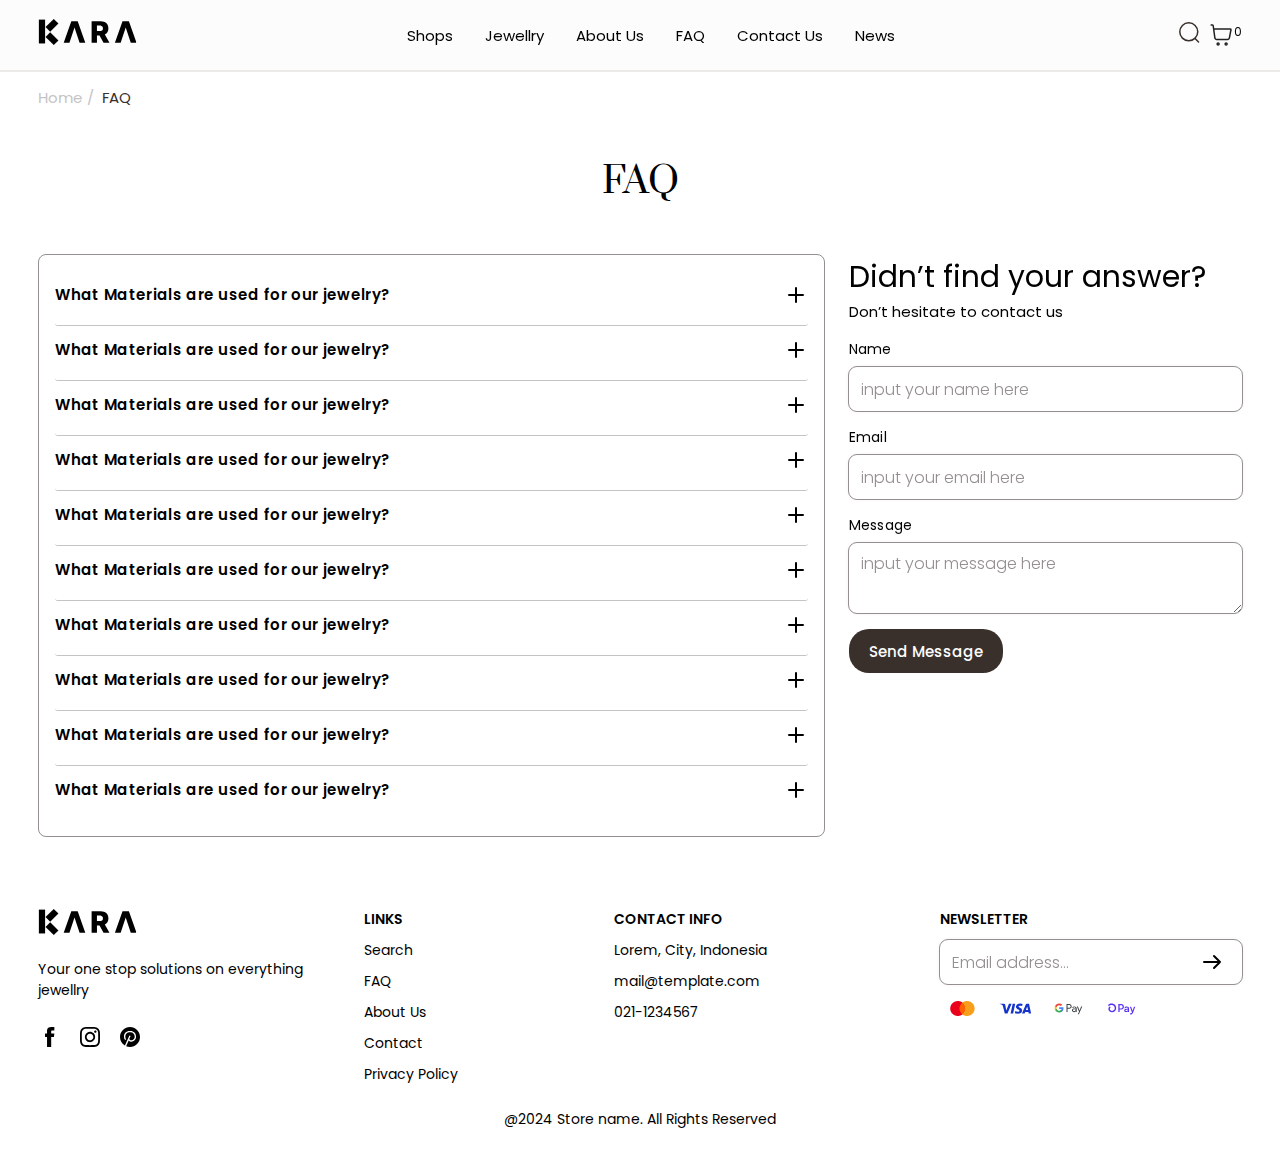
<file: faq.html>
<!DOCTYPE html>
<html lang="en">
<head>
  <meta charset="UTF-8">
  <meta name="viewport" content="width=device-width, initial-scale=1.0">
  <title>FAQ</title>

  <link rel="stylesheet" href="./static/css/main.css">

  <link rel="preconnect" href="https://fonts.googleapis.com">
	<link rel="preconnect" href="https://fonts.gstatic.com" crossorigin>
  <link href="https://fonts.googleapis.com/css2?family=Poppins:wght@300;400;500;600;700;800&family=Prata&display=swap" rel="stylesheet">
</head>
<body>
  <nav>
    <div class="section__wrapper section__padding nav__wrapper">
      <input type="radio" name="slider" id="close-btn" class="d-none">
      <label for="menu-btn" class="menu-btn mobile-only"><img src="./static/image/hamburger.svg" alt="hamburger icon"></label>
      <a href="./index.html"><img src="./static/image/kara-logo.svg" alt="company logo"></a>
      <input type="radio" name="slider" id="menu-btn" class="d-none" >
      <ul class="nav-links">
        <label for="close-btn" class="close-btn mobile-only"><img src="./static/image/close.svg" alt="close icon"></label>
        <li>
          <span class="desktop-only cursor-pointer">Shops</span>
          <input type="checkbox" id="showMega" class="desktop-only d-none">
          <label for="showMega" class="mobile-item mobile-only medium">Shops</label>
          <div class="mega-box section__padding">
            <div class="d-grid rg-16px">
              <div class="d-grid rg-8px">
                <img src="./static/image/img-template-1.png" alt="" class="w-100">
                <p class="semi-bold">Rings</p>
              </div>
              <div class="d-grid rg-8px">
                <a href="./product-detail.html">Nouveaux Puff Earrings</a>
                <a href="./product-detail.html">Chunky Doune Rings</a>
                <a href="./product-detail.html">Maeve Hoop Rings</a>
                <a href="./product-detail.html">Florence Earrings</a>
              </div>
            </div>
            <div class="d-grid rg-16px">
              <div class="d-grid rg-8px">
                <img src="./static/image/img-template-2.png" alt="" class="w-100">
                <p class="semi-bold">Bracelets</p>
              </div>
              <div class="d-grid rg-8px">
                <a href="./product-detail.html">Sofia Bracelet</a>
                <a href="./product-detail.html">Gia Bangle</a>
                <a href="./product-detail.html">Celeste  Bracelet</a>
                <a href="./product-detail.html">Maeve Bangle</a>
              </div>
            </div>
            <div class="d-grid rg-16px">
              <div class="d-grid rg-8px">
                <img src="./static/image/img-template-3.png" alt="" class="w-100">
                <p class="semi-bold">Earrings</p>
              </div>
              <div class="d-grid rg-8px">
                <div class="d-grid rg-8px">
                  <a href="./product-detail.html">Nouveaux Puff Earrings</a>
                  <a href="./product-detail.html">Chunky Doune Hoops</a>
                  <a href="./product-detail.html">Tome Hoops - Large</a>
                  <a href="./product-detail.html">Maeve Hoop Earrings</a>
                </div>
              </div>
            </div>
            <div class="d-grid rg-16px">
              <div class="d-grid rg-8px">
                <img src="./static/image/img-template-4.png" alt="" class="w-100">
                <p class="semi-bold">There's More</p>
              </div>
              <div class="d-grid rg-8px">
                <a href="./collections.html">All Collections</a>
                <a href="./collections.html">Jewelry Sets</a>
                <a href="./collections.html">Gift Card</a>
                <a href="./collections.html">Our stores</a>
              </div>
            </div>
            <div class="d-grid rg-16px">
              <div class="d-grid rg-8px">
                <img src="./static/image/img-template-1.png" alt="" class="w-100">
                <p class="text-center">20% off</p>
                <a href="" class="text-center">Shop the sale</a>
              </div>
            </div>
          </div>
        </li>
        <li>
          <span class="desktop-only cursor-pointer">Jewellry</span>
          <input type="checkbox" id="showDrop" class="d-none">
          <label for="showDrop" class="mobile-item mobile-only medium">Jewellry</label>
          <ul class="drop-menu">
            <li><a href="./custom-kit.html">Custom Jewellry</a></li>
            <li><a href="#">Drop menu 2</a></li>
            <li><a href="#">Drop menu 3</a></li>
            <li><a href="#">Drop menu 4</a></li>
          </ul>
        </li>
        <li><a href="./about-us.html">About Us</a></li>
        <li><a href="./faq.html">FAQ</a></li>
        <li><a href="./contact-us.html">Contact Us</a></li>
        <li><a href="./blog-list.html">News</a></li>
      </ul>
      <div class="d-flex align-items-center cg-8px">
        <div class="nav-search">
          <div>
            <!-- <span class="cursor-pointer"></span> -->
            <input type="checkbox" id="showSearch" class="hide-input">
            <label for="showSearch" class="cursor-pointer">
              <img src="./static/image/search.svg" alt="search icon">
            </label>
            <div class="search-box section__padding">

              <input type="text" placeholder="WHAT ARE YOU LOOKING FOR?" class="mb-3">
              <!-- Uncomment this to see state before inputting -->

              <div class="search-default">
                <p class="semi-bold">Popular Categories</p>
                <a href="./collections.html" class="d-grid rg-8px">
                  <div class="search-default__img">
                    <img src="./static/image/img-template-1.png" alt="" class="img-object-cover">
                  </div>
                  <p class="label medium text-center">All products</p>
                </a>
                <a href="./collections.html" class="d-grid rg-8px">
                  <div class="search-default__img">
                    <img src="./static/image/img-template-1.png" alt="" class="img-object-cover">
                  </div>
                  <p class="label medium text-center">Bracelets</p>
                </a>
                <a href="./collections.html" class="d-grid rg-8px">
                  <div class="search-default__img">
                    <img src="./static/image/img-template-1.png" alt="" class="img-object-cover">
                  </div>
                  <p class="label medium text-center">Earrings</p>
                </a>
                <a href="./collections.html" class="d-grid rg-8px">
                  <div class="search-default__img">
                    <img src="./static/image/img-template-1.png" alt="" class="img-object-cover">
                  </div>
                  <p class="label medium text-center">Rings</p>
                </a>
                <a href="./collections.html" class="d-grid rg-8px">
                  <div class="search-default__img">
                    <img src="./static/image/img-template-1.png" alt="" class="img-object-cover">
                  </div>
                  <p class="label medium text-center">Pendants</p>
                </a>
              </div>

              <!-- Use this if search result is not 0. Show one or all if query is the same as inputted search -->
              <!-- <div class="search-result">
                <div class="tabs__wrapper mb-3">
                  <div class="">
                    <a id="tab-1" href="#search-result-product" class="underline-effect__text active">Products</a>
                    <a id="tab-2" href="#search-result-collections" class="underline-effect__text">Collections</a>
                    <a id="tab-3" href="#search-result-articles" class="underline-effect__text">Articles</a>
                  </div>
                </div>

                <div class="tabs__content">

                  <div id="search-result-product" aria-labelledby="tab-1">
                    <div class="d-grid cols-sm-2 cols-lg-4 cg-sm-16px cg-lg-32px rg-32px">
                      <a href="./product-detail.html" class="product-card d-grid rg-8px">
                        <div class="product__img">
                          <img src="./static/image/product-template.png" alt="product image" class="d-flex img-object-cover">
                          <div class="chips small">Sold Out</div>
                        </div>
                        <div class="product__text d-grid rg-8px">
                          <p class="label">Polar Watch</p>
                          <div class="d-flex align-items-center cg-8px">
                            <p class="label text-light-dark line-through">$210.00</p>
                            <p class="subtitle semi-bold">$180.00</p>
                          </div>
                        </div>
                      </a>
                      <a href="./product-detail-set.html" class="d-grid rg-8px">
                        <div class="product__img">
                          <img src="./static/image/product-template.png" alt="product image" class="d-flex img-object-cover">
                          <div class="chips small">Sold Out</div>
                        </div>
                        <div class="product__text d-grid rg-8px">
                          <p class="label">Product set</p>
                          <div class="d-flex align-items-center cg-8px">
                            <p class="label text-light-dark line-through">$210.00</p>
                            <p class="subtitle semi-bold">$180.00</p>
                          </div>
                        </div>
                      </a>
                      <a href="./product-detail-set.html" class="d-grid rg-8px">
                        <div class="product__img">
                          <img src="./static/image/product-template.png" alt="product image" class="d-flex img-object-cover">
                          <div class="chips small">Sold Out</div>
                        </div>
                        <div class="product__text d-grid rg-8px">
                          <p class="label">Product set</p>
                          <div class="d-flex align-items-center cg-8px">
                            <p class="label text-light-dark line-through">$210.00</p>
                            <p class="subtitle semi-bold">$180.00</p>
                          </div>
                        </div>
                      </a>
                      <a href="./product-detail-set.html" class="d-grid rg-8px">
                        <div class="product__img">
                          <img src="./static/image/product-template.png" alt="product image" class="d-flex img-object-cover">
                          <div class="chips small">Sold Out</div>
                        </div>
                        <div class="product__text d-grid rg-8px">
                          <p class="label">Product set</p>
                          <div class="d-flex align-items-center cg-8px">
                            <p class="label text-light-dark line-through">$210.00</p>
                            <p class="subtitle semi-bold">$180.00</p>
                          </div>
                        </div>
                      </a>
                      <a href="./product-detail-set.html" class="d-grid rg-8px">
                        <div class="product__img">
                          <img src="./static/image/product-template.png" alt="product image" class="d-flex img-object-cover">
                          <div class="chips small">Sold Out</div>
                        </div>
                        <div class="product__text d-grid rg-8px">
                          <p class="label">Product set</p>
                          <div class="d-flex align-items-center cg-8px">
                            <p class="label text-light-dark line-through">$210.00</p>
                            <p class="subtitle semi-bold">$180.00</p>
                          </div>
                        </div>
                      </a>
                      <a href="./product-detail-set.html" class="d-grid rg-8px">
                        <div class="product__img">
                          <img src="./static/image/product-template.png" alt="product image" class="d-flex img-object-cover">
                          <div class="chips small">Sold Out</div>
                        </div>
                        <div class="product__text d-grid rg-8px">
                          <p class="label">Product set</p>
                          <div class="d-flex align-items-center cg-8px">
                            <p class="label text-light-dark line-through">$210.00</p>
                            <p class="subtitle semi-bold">$180.00</p>
                          </div>
                        </div>
                      </a>
                    </div>
                  </div>

                  <div id="search-result-collections" aria-labelledby="tab-2">
                    <div class="d-grid rg-16px rg-lg-32px cg-sm-16px cg-lg-32px cols-sm-2 cols-lg-3">
                      <a href="./product-list.html" class="collection__item collection__card underline-effect__card">
                        <img src="./static/image/product-template.png" alt="product image" class="w-100">
                        <p class="label">WATCHES</p>
                      </a>
                      <a href="./product-list.html" class="collection__item collection__card underline-effect__card">
                        <img src="./static/image/product-template.png" alt="product image" class="w-100">
                        <p class="label">EARRINGS</p>
                      </a>
                      <a href="./product-list.html" class="collection__item collection__card underline-effect__card">
                        <img src="./static/image/product-template.png" alt="product image" class="w-100">
                        <p class="label">RINGS</p>
                      </a>
                      <a href="./product-list.html" class="collection__item collection__card underline-effect__card">
                        <img src="./static/image/product-template.png" alt="product image" class="w-100">
                        <p class="label">PENDANTS</p>
                      </a>
                      <a href="./product-list.html" class="collection__item collection__card underline-effect__card">
                        <img src="./static/image/product-template.png" alt="product image" class="w-100">
                        <p class="label">ANKLETS</p>
                      </a>
                      <a href="./product-list.html" class="collection__item collection__card underline-effect__card">
                        <img src="./static/image/product-template.png" alt="product image" class="w-100">
                        <p class="label">BRACELETS</p>
                      </a>
                    </div>
                  </div>

                  <div id="search-result-articles" aria-labelledby="tab-3">
                    <div class="d-grid rg-32px cols-lg-3 cg-16px">
                      <div class="blog__card d-grid rg-16px">
                        <img src="./static/image/img-template-1.png" alt="blog img preview" class="w-100">
                        <p class="label">March 07 2023</p>
                        <h3 class="title-5">How to Keep Your Diamonds Clean & Beautiful with Cleaning tips and more</h3>
                        <p>Jewelry has been an important part of human culture for thousands of years, used for both adornment and communication</p>
                      </div>
                      <div class="blog__card d-grid rg-16px">
                        <img src="./static/image/img-template-2.png" alt="blog img preview" class="w-100">
                        <p class="label">March 07 2023</p>
                        <h3 class="title-5">How to Keep Your Diamonds Clean & Beautiful with Cleaning tips and more</h3>
                        <p>Jewelry has been an important part of human culture for thousands of years, used for both adornment and communication</p>
                      </div>
                      <div class="blog__card d-grid rg-16px">
                        <img src="./static/image/img-template-3.png" alt="blog img preview" class="w-100">
                        <p class="label">March 07 2023</p>
                        <h3 class="title-5">How to Keep Your Diamonds Clean & Beautiful with Cleaning tips and more</h3>
                        <p>Jewelry has been an important part of human culture for thousands of years, used for both adornment and communication</p>
                      </div>
                    </div>
                  </div>

                </div>
              </div> -->
              <!-- Use this if search result is empty -->
              <!-- <div class="search-empty semi-bold">No results found for “ARC”. Check the spelling or use a different word or phrase.</div> -->
            </div>
          </div>
        </div>
        <div class="d-flex">
          <img src="./static/image/shopping-cart.svg" alt="">
          <p class="small counter-text">0</p>
        </div>
      </div>
    </div>
  </nav>
  <!-- Content -->
  <section class="section__wrapper section__padding pb-5">
    <div class="d-flex cg-8px text-grey-4 pb-5 pt-3">Home / <span class="text-black">FAQ</span></div>
    <h1 class="title-3 text-center pb-5">FAQ</h1>
    <div class="faq__wrapper">
      <div class="faq__content rounded-8px border-light-dark px-3 py-3">
        <div class="accordion__item">
          <input type="radio" name="accordion-faq" id="accordion-1">
          <label class="semi-bold" for="accordion-1"><span>What Materials are used for our jewelry?</span>
            <div>
              <img src="./static/image/plus.svg" alt="plus icon" class="plus">
              <img src="./static/image/minus.svg" alt="minus icon" class="minus">
            </div>
          </label>
          <div class="accordion__content">
            <p>
              The different materials used to make our jewelry are recycled 925 silver and vermeil (recycled 925 silver gilded with 24k gold). We also have a small range of jewelry in 9, 18 or 19 carat gold.  N.B. All our jewelry models can be made in 19 carat gold on request. (pre-order: 2 to 3 weeks).
            </p>
          </div>
        </div>
        <div class="accordion__item">
          <input type="radio" name="accordion-faq" id="accordion-2">
          <label class="semi-bold" for="accordion-2"><span>What Materials are used for our jewelry?</span>
            <div>
              <img src="./static/image/plus.svg" alt="plus icon" class="plus">
              <img src="./static/image/minus.svg" alt="minus icon" class="minus">
            </div>
          </label>
          <div class="accordion__content">
            <p>
              Yes! Check out our stores
            </p>
          </div>
        </div>
        <div class="accordion__item">
          <input type="radio" name="accordion-faq" id="accordion-3">
          <label class="semi-bold" for="accordion-3"><span>What Materials are used for our jewelry?</span>
            <div>
              <img src="./static/image/plus.svg" alt="plus icon" class="plus">
              <img src="./static/image/minus.svg" alt="minus icon" class="minus">
            </div>
          </label>
          <div class="accordion__content">
            <p>
              You can use Lorem, ipsum dolor sit amet consectetur adipisicing elit. Eum expedita assumenda aliquid officiis mollitia corrupti quidem accusantium, iure maiores reprehenderit sed voluptas quae porro voluptate, laboriosam suscipit perspiciatis, provident at.
            </p>
          </div>
        </div>
        <div class="accordion__item">
          <input type="radio" name="accordion-faq" id="accordion-4">
          <label class="semi-bold" for="accordion-4"><span>What Materials are used for our jewelry?</span>
            <div>
              <img src="./static/image/plus.svg" alt="plus icon" class="plus">
              <img src="./static/image/minus.svg" alt="minus icon" class="minus">
            </div>
          </label>
          <div class="accordion__content">
            <p>
              You can use Lorem, ipsum dolor sit amet consectetur adipisicing elit. Eum expedita assumenda aliquid officiis mollitia corrupti quidem accusantium, iure maiores reprehenderit sed voluptas quae porro voluptate, laboriosam suscipit perspiciatis, provident at.
            </p>
          </div>
        </div>
        <div class="accordion__item">
          <input type="radio" name="accordion-faq" id="accordion-5">
          <label class="semi-bold" for="accordion-5"><span>What Materials are used for our jewelry?</span>
            <div>
              <img src="./static/image/plus.svg" alt="plus icon" class="plus">
              <img src="./static/image/minus.svg" alt="minus icon" class="minus">
            </div>
          </label>
          <div class="accordion__content">
            <p>
              You can use Lorem, ipsum dolor sit amet consectetur adipisicing elit. Eum expedita assumenda aliquid officiis mollitia corrupti quidem accusantium, iure maiores reprehenderit sed voluptas quae porro voluptate, laboriosam suscipit perspiciatis, provident at.
            </p>
          </div>
        </div>
        <div class="accordion__item">
          <input type="radio" name="accordion-faq" id="accordion-6">
          <label class="semi-bold" for="accordion-6"><span>What Materials are used for our jewelry?</span>
            <div>
              <img src="./static/image/plus.svg" alt="plus icon" class="plus">
              <img src="./static/image/minus.svg" alt="minus icon" class="minus">
            </div>
          </label>
          <div class="accordion__content">
            <p>
              You can use Lorem, ipsum dolor sit amet consectetur adipisicing elit. Eum expedita assumenda aliquid officiis mollitia corrupti quidem accusantium, iure maiores reprehenderit sed voluptas quae porro voluptate, laboriosam suscipit perspiciatis, provident at.
            </p>
          </div>
        </div>
        <div class="accordion__item">
          <input type="radio" name="accordion-faq" id="accordion-7">
          <label class="semi-bold" for="accordion-7"><span>What Materials are used for our jewelry?</span>
            <div>
              <img src="./static/image/plus.svg" alt="plus icon" class="plus">
              <img src="./static/image/minus.svg" alt="minus icon" class="minus">
            </div>
          </label>
          <div class="accordion__content">
            <p>
              You can use Lorem, ipsum dolor sit amet consectetur adipisicing elit. Eum expedita assumenda aliquid officiis mollitia corrupti quidem accusantium, iure maiores reprehenderit sed voluptas quae porro voluptate, laboriosam suscipit perspiciatis, provident at.
            </p>
          </div>
        </div>
        <div class="accordion__item">
          <input type="radio" name="accordion-faq" id="accordion-8">
          <label class="semi-bold" for="accordion-8"><span>What Materials are used for our jewelry?</span>
            <div>
              <img src="./static/image/plus.svg" alt="plus icon" class="plus">
              <img src="./static/image/minus.svg" alt="minus icon" class="minus">
            </div>
          </label>
          <div class="accordion__content">
            <p>
              You can use Lorem, ipsum dolor sit amet consectetur adipisicing elit. Eum expedita assumenda aliquid officiis mollitia corrupti quidem accusantium, iure maiores reprehenderit sed voluptas quae porro voluptate, laboriosam suscipit perspiciatis, provident at.
            </p>
          </div>
        </div>
        <div class="accordion__item">
          <input type="radio" name="accordion-faq" id="accordion-9">
          <label class="semi-bold" for="accordion-9"><span>What Materials are used for our jewelry?</span>
            <div>
              <img src="./static/image/plus.svg" alt="plus icon" class="plus">
              <img src="./static/image/minus.svg" alt="minus icon" class="minus">
            </div>
          </label>
          <div class="accordion__content">
            <p>
              You can use Lorem, ipsum dolor sit amet consectetur adipisicing elit. Eum expedita assumenda aliquid officiis mollitia corrupti quidem accusantium, iure maiores reprehenderit sed voluptas quae porro voluptate, laboriosam suscipit perspiciatis, provident at.
            </p>
          </div>
        </div>
        <div class="accordion__item">
          <input type="radio" name="accordion-faq" id="accordion-10">
          <label class="semi-bold" for="accordion-10"><span>What Materials are used for our jewelry?</span>
            <div>
              <img src="./static/image/plus.svg" alt="plus icon" class="plus">
              <img src="./static/image/minus.svg" alt="minus icon" class="minus">
            </div>
          </label>
          <div class="accordion__content">
            <p>
              You can use Lorem, ipsum dolor sit amet consectetur adipisicing elit. Eum expedita assumenda aliquid officiis mollitia corrupti quidem accusantium, iure maiores reprehenderit sed voluptas quae porro voluptate, laboriosam suscipit perspiciatis, provident at.
            </p>
          </div>
        </div>
      </div>
      <form method="" action="" class="faq__form">
        <div>
          <div class="heading-3">Didn’t find your answer?</div>
          <p class="">Don’t hesitate to contact us</p>
        </div>
        <div class="d-grid rg-8px">
          <label class="label">Name</label>
          <input type="text" placeholder="input your name here">
        </div>
        <div class="d-grid rg-8px">
          <label class="label">Email</label>
          <input type="text" placeholder="input your email here">
        </div>
        <div class="d-grid rg-8px">
          <label class="label">Message</label>
          <textarea placeholder="input your message here"></textarea>
        </div>
        <button type="submit" class="btn btn--circle">Send Message</button>
      </form>
    </div>
  </section>
  <!-- Footer -->
  <footer class="section__wrapper section__padding d-grid rg-24px cg-24px align-items-start py-4">
    <div class="d-grid rg-24px footer__header">
      <img src="./static/image/kara-logo.svg" alt="company logo">
      <p class="label">Your one stop solutions on everything jewellry</p>
      <div class="d-flex align-items-center cg-16px">
        <a href="" target="_blank"><img src="./static/image/facebook-logo.svg" alt="facebook logo"></a>
        <a href="" target="_blank"><img src="./static/image/instagram-logo.svg" alt="instagram logo"></a>
        <a href="" target="_blank"><img src="./static/image/pinterest-logo.svg" alt="pinterest logo"></a>
      </div>
    </div>
    <div class="d-grid rg-10px footer__link">
      <p class="label semi-bold">LINKS</p>
      <a href="" class="label">Search</a>
      <a href="./faq.html" class="label">FAQ</a>
      <a href="./about-us.html" class="label">About Us</a>
      <a href="./contact-us.html" class="label">Contact</a>
      <a href="" class="label">Privacy Policy</a>
    </div>
    <div class="d-grid rg-10px footer__info">
      <p class="label semi-bold">CONTACT INFO</p>
      <p class="label">Lorem, City, Indonesia</p>
      <p class="label">mail@template.com</p>
      <p class="label">021-1234567</p>
    </div>
    <div class="d-grid rg-10px footer__newsletter">
      <p class="label semi-bold">NEWSLETTER</p>
      <form method="" action="" class="input-with-helper">
        <input type="text" placeholder="Email address..."/>
        <button type="submit" class="bg-transparent helper cursor-pointer">
          <img src="./static/image/arrow-narrow-right.svg" alt="arrow right icon">
        </button>
      </form>
      <div class="d-flex cg-8px align-items-center">
        <img src="./static/image/master-card.svg" alt="master card icon">
        <img src="./static/image/visa.svg" alt="visa icon">
        <img src="./static/image/google-pay.svg" alt="google pay icon">
        <img src="./static/image/shop-pay.svg" alt="shop pay icon">
      </div>
    </div>
    <p class="label footer__copyright">@2024 Store name. All Rights Reserved</p>
  </footer>
  <script
    src="https://code.jquery.com/jquery-3.6.0.js"
    integrity="sha256-H+K7U5CnXl1h5ywQfKtSj8PCmoN9aaq30gDh27Xc0jk="
    crossorigin="anonymous">
  </script>
  <script>
    $(document).ready(function(){
        $('.accordion label').click(function(){
          var $this = $(this);
          var $content = $this.next('.accordion__content');
          
          // Check if the clicked accordion content is already open
          var isOpen = $content.hasClass('open');

          // Close all accordion contents
          $('.accordion__content').removeClass('open');
          
          // If the clicked accordion was not already open, open it
          if (!isOpen) {
              $content.addClass('open');
          }
        });
    });
  </script>
  <script src="./static/js/show-search.js"></script>
</body>
</html>
</file>
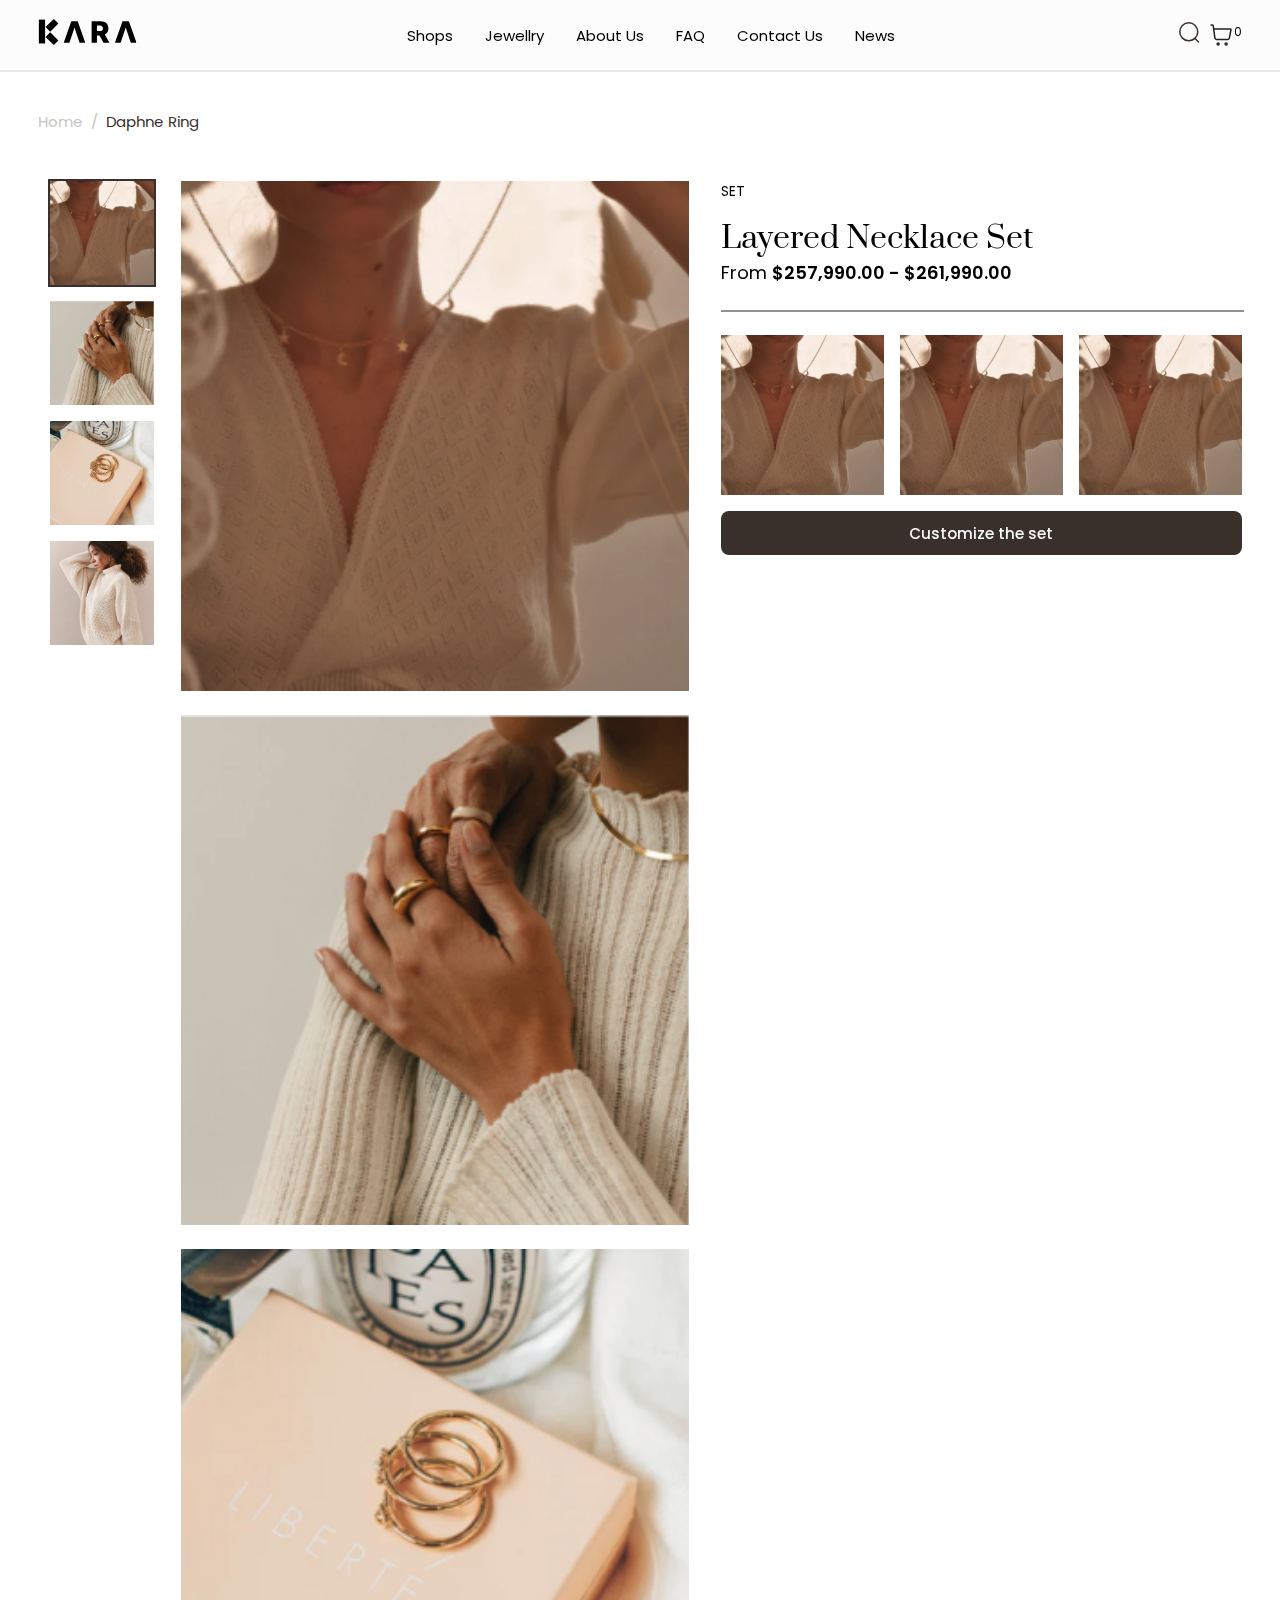
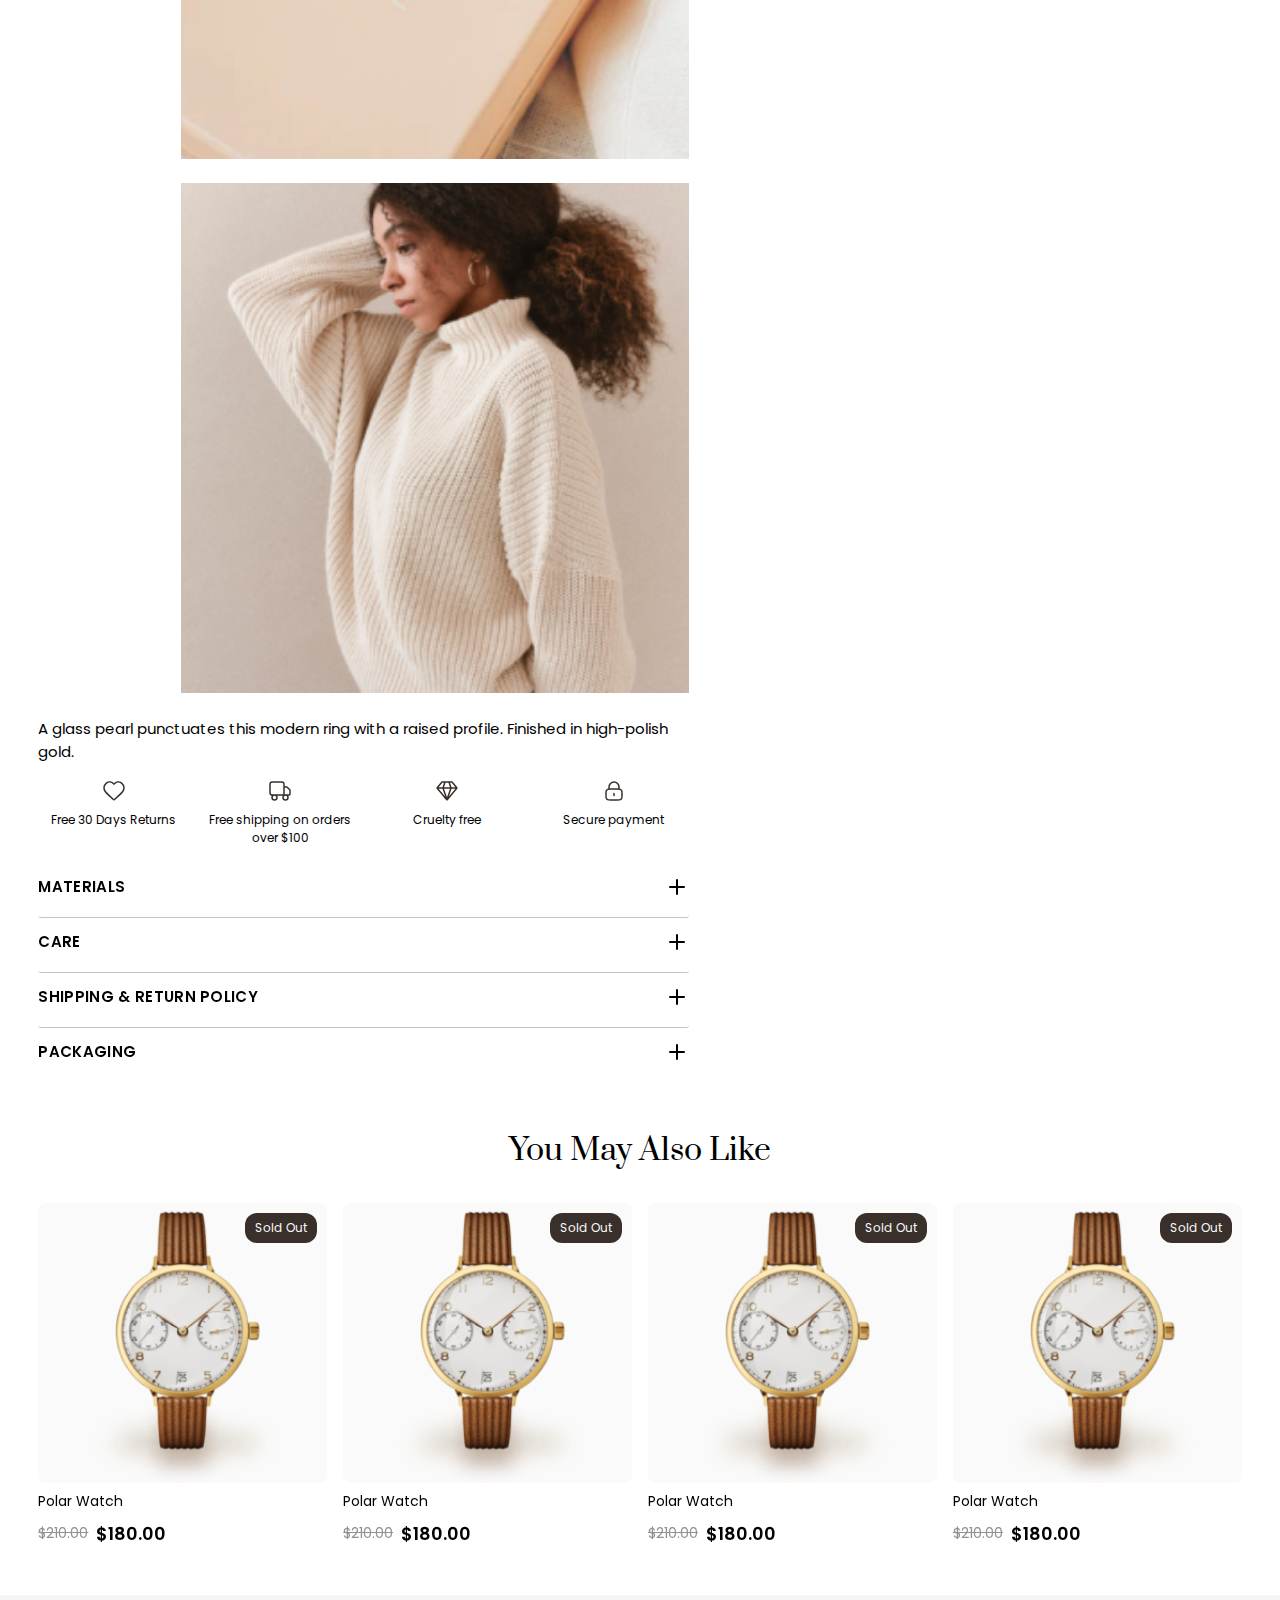
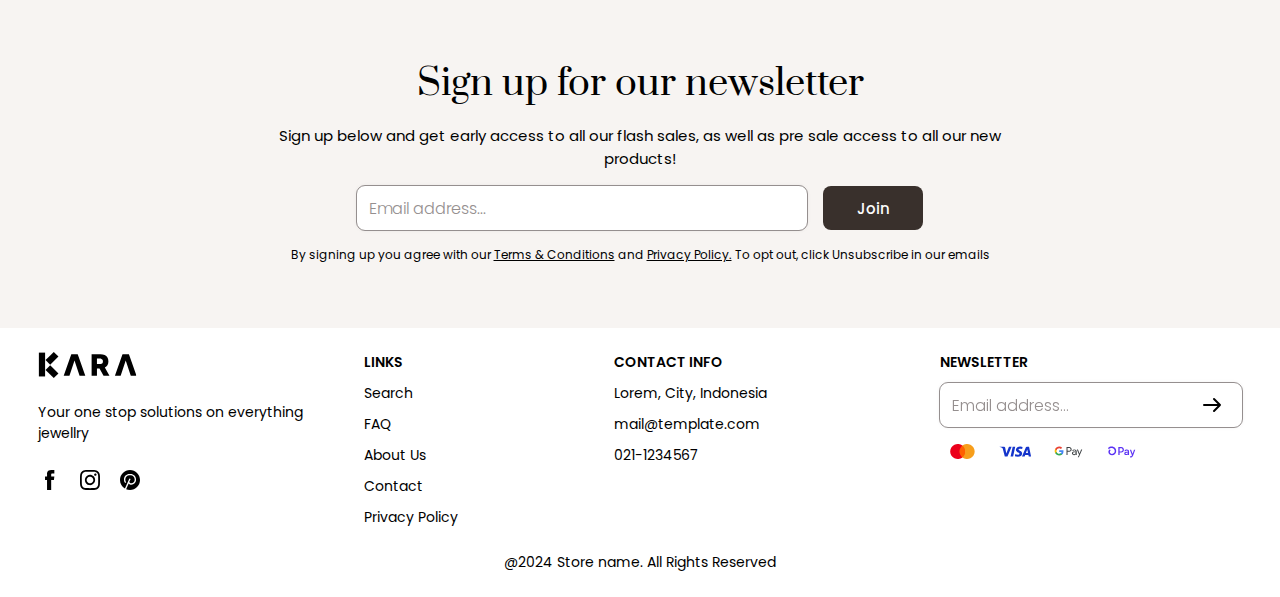
<file: product-detail-set.html>
<!DOCTYPE html>
<html lang="en">
<head>
  <meta charset="UTF-8">
  <meta name="viewport" content="width=device-width, initial-scale=1.0">
  <title>Product Detail</title>

  <!-- CSS -->
  <link rel="stylesheet" href="./static/css/main.css">
  <link rel="stylesheet" href="https://cdn.jsdelivr.net/npm/@splidejs/splide@4.1.4/dist/css/splide.min.css">
  <!-- Fonts -->
  <link rel="preconnect" href="https://fonts.googleapis.com">
	<link rel="preconnect" href="https://fonts.gstatic.com" crossorigin>
  <link href="https://fonts.googleapis.com/css2?family=Poppins:wght@300;400;500;600;700;800&family=Prata&display=swap" rel="stylesheet"></head>
<body>
  <nav>
    <div class="section__wrapper section__padding nav__wrapper">
      <input type="radio" name="slider" id="close-btn" class="d-none">
      <label for="menu-btn" class="menu-btn mobile-only"><img src="./static/image/hamburger.svg" alt="hamburger icon"></label>
      <a href="./index.html"><img src="./static/image/kara-logo.svg" alt="company logo"></a>
      <input type="radio" name="slider" id="menu-btn" class="d-none" >
      <ul class="nav-links">
        <label for="close-btn" class="close-btn mobile-only"><img src="./static/image/close.svg" alt="close icon"></label>
        <li>
          <span class="desktop-only cursor-pointer">Shops</span>
          <input type="checkbox" id="showMega" class="desktop-only d-none">
          <label for="showMega" class="mobile-item mobile-only medium">Shops</label>
          <div class="mega-box section__padding">
            <div class="d-grid rg-16px">
              <div class="d-grid rg-8px">
                <img src="./static/image/img-template-1.png" alt="" class="w-100">
                <p class="semi-bold">Rings</p>
              </div>
              <div class="d-grid rg-8px">
                <a href="./product-detail.html">Nouveaux Puff Earrings</a>
                <a href="./product-detail.html">Chunky Doune Rings</a>
                <a href="./product-detail.html">Maeve Hoop Rings</a>
                <a href="./product-detail.html">Florence Earrings</a>
              </div>
            </div>
            <div class="d-grid rg-16px">
              <div class="d-grid rg-8px">
                <img src="./static/image/img-template-2.png" alt="" class="w-100">
                <p class="semi-bold">Bracelets</p>
              </div>
              <div class="d-grid rg-8px">
                <a href="./product-detail.html">Sofia Bracelet</a>
                <a href="./product-detail.html">Gia Bangle</a>
                <a href="./product-detail.html">Celeste  Bracelet</a>
                <a href="./product-detail.html">Maeve Bangle</a>
              </div>
            </div>
            <div class="d-grid rg-16px">
              <div class="d-grid rg-8px">
                <img src="./static/image/img-template-3.png" alt="" class="w-100">
                <p class="semi-bold">Earrings</p>
              </div>
              <div class="d-grid rg-8px">
                <div class="d-grid rg-8px">
                  <a href="./product-detail.html">Nouveaux Puff Earrings</a>
                  <a href="./product-detail.html">Chunky Doune Hoops</a>
                  <a href="./product-detail.html">Tome Hoops - Large</a>
                  <a href="./product-detail.html">Maeve Hoop Earrings</a>
                </div>
              </div>
            </div>
            <div class="d-grid rg-16px">
              <div class="d-grid rg-8px">
                <img src="./static/image/img-template-4.png" alt="" class="w-100">
                <p class="semi-bold">There's More</p>
              </div>
              <div class="d-grid rg-8px">
                <a href="./collections.html">All Collections</a>
                <a href="./collections.html">Jewelry Sets</a>
                <a href="./collections.html">Gift Card</a>
                <a href="./collections.html">Our stores</a>
              </div>
            </div>
            <div class="d-grid rg-16px">
              <div class="d-grid rg-8px">
                <img src="./static/image/img-template-1.png" alt="" class="w-100">
                <p class="text-center">20% off</p>
                <a href="" class="text-center">Shop the sale</a>
              </div>
            </div>
          </div>
        </li>
        <li>
          <span class="desktop-only cursor-pointer">Jewellry</span>
          <input type="checkbox" id="showDrop" class="d-none">
          <label for="showDrop" class="mobile-item mobile-only medium">Jewellry</label>
          <ul class="drop-menu">
            <li><a href="./custom-kit.html">Custom Jewellry</a></li>
            <li><a href="#">Drop menu 2</a></li>
            <li><a href="#">Drop menu 3</a></li>
            <li><a href="#">Drop menu 4</a></li>
          </ul>
        </li>
        <li><a href="./about-us.html">About Us</a></li>
        <li><a href="./faq.html">FAQ</a></li>
        <li><a href="./contact-us.html">Contact Us</a></li>
        <li><a href="./blog-list.html">News</a></li>
      </ul>
      <div class="d-flex align-items-center cg-8px">
        <div class="nav-search">
          <div>
            <!-- <span class="cursor-pointer"></span> -->
            <input type="checkbox" id="showSearch" class="hide-input">
            <label for="showSearch" class="cursor-pointer">
              <img src="./static/image/search.svg" alt="search icon">
            </label>
            <div class="search-box section__padding">

              <input type="text" placeholder="WHAT ARE YOU LOOKING FOR?" class="mb-3">
              <!-- Uncomment this to see state before inputting -->

              <div class="search-default">
                <p class="semi-bold">Popular Categories</p>
                <a href="./collections.html" class="d-grid rg-8px">
                  <div class="search-default__img">
                    <img src="./static/image/img-template-1.png" alt="" class="img-object-cover">
                  </div>
                  <p class="label medium text-center">All products</p>
                </a>
                <a href="./collections.html" class="d-grid rg-8px">
                  <div class="search-default__img">
                    <img src="./static/image/img-template-1.png" alt="" class="img-object-cover">
                  </div>
                  <p class="label medium text-center">Bracelets</p>
                </a>
                <a href="./collections.html" class="d-grid rg-8px">
                  <div class="search-default__img">
                    <img src="./static/image/img-template-1.png" alt="" class="img-object-cover">
                  </div>
                  <p class="label medium text-center">Earrings</p>
                </a>
                <a href="./collections.html" class="d-grid rg-8px">
                  <div class="search-default__img">
                    <img src="./static/image/img-template-1.png" alt="" class="img-object-cover">
                  </div>
                  <p class="label medium text-center">Rings</p>
                </a>
                <a href="./collections.html" class="d-grid rg-8px">
                  <div class="search-default__img">
                    <img src="./static/image/img-template-1.png" alt="" class="img-object-cover">
                  </div>
                  <p class="label medium text-center">Pendants</p>
                </a>
              </div>

              <!-- Use this if search result is not 0. Show one or all if query is the same as inputted search -->
              <!-- <div class="search-result">
                <div class="tabs__wrapper mb-3">
                  <div class="">
                    <a id="tab-1" href="#search-result-product" class="underline-effect__text active">Products</a>
                    <a id="tab-2" href="#search-result-collections" class="underline-effect__text">Collections</a>
                    <a id="tab-3" href="#search-result-articles" class="underline-effect__text">Articles</a>
                  </div>
                </div>

                <div class="tabs__content">

                  <div id="search-result-product" aria-labelledby="tab-1">
                    <div class="d-grid cols-sm-2 cols-lg-4 cg-sm-16px cg-lg-32px rg-32px">
                      <a href="./product-detail.html" class="product-card d-grid rg-8px">
                        <div class="product__img">
                          <img src="./static/image/product-template.png" alt="product image" class="d-flex img-object-cover">
                          <div class="chips small">Sold Out</div>
                        </div>
                        <div class="product__text d-grid rg-8px">
                          <p class="label">Polar Watch</p>
                          <div class="d-flex align-items-center cg-8px">
                            <p class="label text-light-dark line-through">$210.00</p>
                            <p class="subtitle semi-bold">$180.00</p>
                          </div>
                        </div>
                      </a>
                      <a href="./product-detail-set.html" class="d-grid rg-8px">
                        <div class="product__img">
                          <img src="./static/image/product-template.png" alt="product image" class="d-flex img-object-cover">
                          <div class="chips small">Sold Out</div>
                        </div>
                        <div class="product__text d-grid rg-8px">
                          <p class="label">Product set</p>
                          <div class="d-flex align-items-center cg-8px">
                            <p class="label text-light-dark line-through">$210.00</p>
                            <p class="subtitle semi-bold">$180.00</p>
                          </div>
                        </div>
                      </a>
                      <a href="./product-detail-set.html" class="d-grid rg-8px">
                        <div class="product__img">
                          <img src="./static/image/product-template.png" alt="product image" class="d-flex img-object-cover">
                          <div class="chips small">Sold Out</div>
                        </div>
                        <div class="product__text d-grid rg-8px">
                          <p class="label">Product set</p>
                          <div class="d-flex align-items-center cg-8px">
                            <p class="label text-light-dark line-through">$210.00</p>
                            <p class="subtitle semi-bold">$180.00</p>
                          </div>
                        </div>
                      </a>
                      <a href="./product-detail-set.html" class="d-grid rg-8px">
                        <div class="product__img">
                          <img src="./static/image/product-template.png" alt="product image" class="d-flex img-object-cover">
                          <div class="chips small">Sold Out</div>
                        </div>
                        <div class="product__text d-grid rg-8px">
                          <p class="label">Product set</p>
                          <div class="d-flex align-items-center cg-8px">
                            <p class="label text-light-dark line-through">$210.00</p>
                            <p class="subtitle semi-bold">$180.00</p>
                          </div>
                        </div>
                      </a>
                      <a href="./product-detail-set.html" class="d-grid rg-8px">
                        <div class="product__img">
                          <img src="./static/image/product-template.png" alt="product image" class="d-flex img-object-cover">
                          <div class="chips small">Sold Out</div>
                        </div>
                        <div class="product__text d-grid rg-8px">
                          <p class="label">Product set</p>
                          <div class="d-flex align-items-center cg-8px">
                            <p class="label text-light-dark line-through">$210.00</p>
                            <p class="subtitle semi-bold">$180.00</p>
                          </div>
                        </div>
                      </a>
                      <a href="./product-detail-set.html" class="d-grid rg-8px">
                        <div class="product__img">
                          <img src="./static/image/product-template.png" alt="product image" class="d-flex img-object-cover">
                          <div class="chips small">Sold Out</div>
                        </div>
                        <div class="product__text d-grid rg-8px">
                          <p class="label">Product set</p>
                          <div class="d-flex align-items-center cg-8px">
                            <p class="label text-light-dark line-through">$210.00</p>
                            <p class="subtitle semi-bold">$180.00</p>
                          </div>
                        </div>
                      </a>
                    </div>
                  </div>

                  <div id="search-result-collections" aria-labelledby="tab-2">
                    <div class="d-grid rg-16px rg-lg-32px cg-sm-16px cg-lg-32px cols-sm-2 cols-lg-3">
                      <a href="./product-list.html" class="collection__item collection__card underline-effect__card">
                        <img src="./static/image/product-template.png" alt="product image" class="w-100">
                        <p class="label">WATCHES</p>
                      </a>
                      <a href="./product-list.html" class="collection__item collection__card underline-effect__card">
                        <img src="./static/image/product-template.png" alt="product image" class="w-100">
                        <p class="label">EARRINGS</p>
                      </a>
                      <a href="./product-list.html" class="collection__item collection__card underline-effect__card">
                        <img src="./static/image/product-template.png" alt="product image" class="w-100">
                        <p class="label">RINGS</p>
                      </a>
                      <a href="./product-list.html" class="collection__item collection__card underline-effect__card">
                        <img src="./static/image/product-template.png" alt="product image" class="w-100">
                        <p class="label">PENDANTS</p>
                      </a>
                      <a href="./product-list.html" class="collection__item collection__card underline-effect__card">
                        <img src="./static/image/product-template.png" alt="product image" class="w-100">
                        <p class="label">ANKLETS</p>
                      </a>
                      <a href="./product-list.html" class="collection__item collection__card underline-effect__card">
                        <img src="./static/image/product-template.png" alt="product image" class="w-100">
                        <p class="label">BRACELETS</p>
                      </a>
                    </div>
                  </div>

                  <div id="search-result-articles" aria-labelledby="tab-3">
                    <div class="d-grid rg-32px cols-lg-3 cg-16px">
                      <div class="blog__card d-grid rg-16px">
                        <img src="./static/image/img-template-1.png" alt="blog img preview" class="w-100">
                        <p class="label">March 07 2023</p>
                        <h3 class="title-5">How to Keep Your Diamonds Clean & Beautiful with Cleaning tips and more</h3>
                        <p>Jewelry has been an important part of human culture for thousands of years, used for both adornment and communication</p>
                      </div>
                      <div class="blog__card d-grid rg-16px">
                        <img src="./static/image/img-template-2.png" alt="blog img preview" class="w-100">
                        <p class="label">March 07 2023</p>
                        <h3 class="title-5">How to Keep Your Diamonds Clean & Beautiful with Cleaning tips and more</h3>
                        <p>Jewelry has been an important part of human culture for thousands of years, used for both adornment and communication</p>
                      </div>
                      <div class="blog__card d-grid rg-16px">
                        <img src="./static/image/img-template-3.png" alt="blog img preview" class="w-100">
                        <p class="label">March 07 2023</p>
                        <h3 class="title-5">How to Keep Your Diamonds Clean & Beautiful with Cleaning tips and more</h3>
                        <p>Jewelry has been an important part of human culture for thousands of years, used for both adornment and communication</p>
                      </div>
                    </div>
                  </div>

                </div>
              </div> -->
              <!-- Use this if search result is empty -->
              <!-- <div class="search-empty semi-bold">No results found for “ARC”. Check the spelling or use a different word or phrase.</div> -->
            </div>
          </div>
        </div>
        <div class="d-flex">
          <img src="./static/image/shopping-cart.svg" alt="">
          <p class="small counter-text">0</p>
        </div>
      </div>
    </div>
  </nav>
  <!--  -->
  <section class="section__wrapper section__padding section__padding--big pt-4 pb-5">
    <div class="desktop-only">
      <div class="d-flex cg-8px text-grey-4 pb-5 pt-3"><a href="./index.html">Home</a> / <span class="text-black">Daphne Ring</span></div>
    </div>
    <div class="product__section">
      <div class="product-gallery">
        <div class="splide order-sm-1-lg-2" id="product-gallery__image-list">
          <div class="splide__track">
            <ul class="splide__list">
              <li class="splide__slide"><img src="./static/image/img-template-1.png" alt="template only" class="d-flex img-object-cover"></li>
              <li class="splide__slide"><img src="./static/image/img-template-2.png" alt="template only" class="d-flex img-object-cover"></li>
              <li class="splide__slide"><img src="./static/image/img-template-3.png" alt="template only" class="d-flex img-object-cover"></li>
              <li class="splide__slide"><img src="./static/image/img-template-4.png" alt="template only" class="d-flex img-object-cover"></li>
            </ul>
          </div>
        </div>
        <ul class="product-single__thumbnails order-sm-2-lg-1">
          <a href="#product-gallery__image-list-slide01" class="product-single__thumbnails-item"><img src="./static/image/img-template-1.png" alt="template only" class="d-flex img-object-cover"></a>
          <a href="#product-gallery__image-list-slide02" class="product-single__thumbnails-item"><img src="./static/image/img-template-2.png" alt="template only" class="d-flex img-object-cover"></a>
          <a href="#product-gallery__image-list-slide03" class="product-single__thumbnails-item"><img src="./static/image/img-template-3.png" alt="template only" class="d-flex img-object-cover"></a>
          <a href="#product-gallery__image-list-slide04" class="product-single__thumbnails-item"><img src="./static/image/img-template-4.png" alt="template only" class="d-flex img-object-cover"></a>
        </ul>

      </div>
      <div class="product__description">
        <p>A glass pearl punctuates this modern ring with a raised profile. Finished in high-polish gold.</p>
        
        <div class="d-grid align-items-start rg-32px cols-sm-2 cols-lg-4 cg-16px py-3">
          <div class="trust__item d-grid rg-8px">
            <img src="./static/image/heart.svg" alt="heart icon" class="d-flex mx-auto">
            <p class="small text-center">Free 30 Days Returns</p>
          </div>
          <div class="trust__item d-grid rg-8px">
            <img src="./static/image/truck.svg" alt="truck icon" class="d-flex mx-auto">
            <p class="small text-center">Free shipping on orders over $100</p>
          </div>
          <div class="trust__item d-grid rg-8px">
            <img src="./static/image/diamond.svg" alt="diamond icon" class="d-flex mx-auto">
            <p class="small text-center">Cruelty free</p>
          </div>
          <div class="trust__item d-grid rg-8px">
            <img src="./static/image/lock.svg" alt="lock icon" class="d-flex mx-auto">
            <p class="small text-center">Secure payment</p>
          </div>
        </div>

        <div class="accordion__item">
          <input type="radio" name="accordion-faq" id="accordion-1">
          <label class="semi-bold" for="accordion-1"><span>MATERIALS</span>
            <div>
              <img src="./static/image/plus.svg" alt="plus icon" class="plus">
              <img src="./static/image/minus.svg" alt="minus icon" class="minus">
            </div>
          </label>
          <div class="accordion__content">
            <p>
              ion-plated gold brassglass pearlfinish: high-polish
              product measurements:measurements taken from size 7 -
              length: 12.3mm / 0.48"
              height: 10.9mm / 0.43"
              glass pearl: 7.9mm / 0.31"
              weight: 8.9g / 0.31ozstyle: JB476
              imported
            </p>
          </div>
        </div>
        <div class="accordion__item">
          <input type="radio" name="accordion-faq" id="accordion-2">
          <label class="semi-bold" for="accordion-2"><span>CARE</span>
            <div>
              <img src="./static/image/plus.svg" alt="plus icon" class="plus">
              <img src="./static/image/minus.svg" alt="minus icon" class="minus">
            </div>
          </label>
          <div class="accordion__content">
            <p>
              Yes! Check out our stores <a href="" target="_blank">Here</a>
            </p>
          </div>
        </div>
        <div class="accordion__item">
          <input type="radio" name="accordion-faq" id="accordion-3">
          <label class="semi-bold" for="accordion-3"><span>SHIPPING & RETURN POLICY</span>
            <div>
              <img src="./static/image/plus.svg" alt="plus icon" class="plus">
              <img src="./static/image/minus.svg" alt="minus icon" class="minus">
            </div>
          </label>
          <div class="accordion__content">
            <p>
              You can use Lorem, ipsum dolor sit amet consectetur adipisicing elit. Eum expedita assumenda aliquid officiis mollitia corrupti quidem accusantium, iure maiores reprehenderit sed voluptas quae porro voluptate, laboriosam suscipit perspiciatis, provident at.
            </p>
          </div>
        </div>
        <div class="accordion__item">
          <input type="radio" name="accordion-faq" id="accordion-4">
          <label class="semi-bold" for="accordion-4"><span>PACKAGING</span>
            <div>
              <img src="./static/image/plus.svg" alt="plus icon" class="plus">
              <img src="./static/image/minus.svg" alt="minus icon" class="minus">
            </div>
          </label>
          <div class="accordion__content">
            <p>
              You can use Lorem, ipsum dolor sit amet consectetur adipisicing elit. Eum expedita assumenda aliquid officiis mollitia corrupti quidem accusantium, iure maiores reprehenderit sed voluptas quae porro voluptate, laboriosam suscipit perspiciatis, provident at.
            </p>
          </div>
        </div>
      </div>
      <div class="product__info d-grid rg-16px">
        <p class="label">SET</p>
        <div>
          <h1 class="title-4">Layered Necklace Set</h1>
          <div class="d-flex align-items-center cg-8px">
            <p class="subtitle">From <span class="subtitle semi-bold">$257,990.00 - $261,990.00</span></p>
          </div>
        </div>
        <hr class="my-0 w-100 bg-light-dark">
        <div class="d-grid cg-16px cols-sm-3 cols-lg-3">
          <div class="product-set-variant__thumbnail">
            <img src="./static/image/img-template-1.png" alt="template only" class="d-flex img-object-cover">
          </div>
          <div class="product-set-variant__thumbnail">
            <img src="./static/image/img-template-1.png" alt="template only" class="d-flex img-object-cover">
          </div>
          <div class="product-set-variant__thumbnail">
            <img src="./static/image/img-template-1.png" alt="template only" class="d-flex img-object-cover">
          </div>
        </div>
        <div class="btn w-100" onclick="openModal('modal-custom-set', 'open')">Customize the set</div>
      </div>
    </div>

  </section>

  <!-- You May Also Like -->
  <section class="section__wrapper section__padding d-grid rg-32px pb-5">
    <h2 class="title-4 text-center">You May Also Like</h2>
    <div class="d-grid rg-16px cg-16px cols-sm-2 cols-lg-4">
      <div class="product-card d-grid rg-8px">
        <div class="product__img product__img--home" onclick="navigateToProductPage()">
          <img src="./static/image/product-template.png" alt="product image" class="product-first__img d-flex img-object-cover">
          <img src="./static/image/img-template-1.png" alt="product image" class="product-secondary__img d-flex img-object-cover">
          <div class="chips small">Sold Out</div>
          <div class="btn" onclick="handleQuickViewClick(event)">Quick View</div>
        </div>
        <div class="product__text d-grid rg-8px">
          <a href="./product-detail.html" class="label">Polar Watch</a>
          <div class="d-flex align-items-center cg-8px">
            <p class="label text-light-dark line-through">$210.00</p>
            <p class="subtitle semi-bold">$180.00</p>
          </div>
        </div>
      </div>
      <div class="product-card d-grid rg-8px">
        <div class="product__img product__img--home" onclick="navigateToProductPage()">
          <img src="./static/image/product-template.png" alt="product image" class="product-first__img d-flex img-object-cover">
          <img src="./static/image/img-template-1.png" alt="product image" class="product-secondary__img d-flex img-object-cover">
          <div class="chips small">Sold Out</div>
          <div class="btn" onclick="handleQuickViewClick(event)">Quick View</div>
        </div>
        <div class="product__text d-grid rg-8px">
          <a href="./product-detail.html" class="label">Polar Watch</a>
          <div class="d-flex align-items-center cg-8px">
            <p class="label text-light-dark line-through">$210.00</p>
            <p class="subtitle semi-bold">$180.00</p>
          </div>
        </div>
      </div>
      <div class="product-card d-grid rg-8px">
        <div class="product__img product__img--home" onclick="navigateToProductPage()">
          <img src="./static/image/product-template.png" alt="product image" class="product-first__img d-flex img-object-cover">
          <img src="./static/image/img-template-1.png" alt="product image" class="product-secondary__img d-flex img-object-cover">
          <div class="chips small">Sold Out</div>
          <div class="btn" onclick="handleQuickViewClick(event)">Quick View</div>
        </div>
        <div class="product__text d-grid rg-8px">
          <a href="./product-detail.html" class="label">Polar Watch</a>
          <div class="d-flex align-items-center cg-8px">
            <p class="label text-light-dark line-through">$210.00</p>
            <p class="subtitle semi-bold">$180.00</p>
          </div>
        </div>
      </div>
      <div class="product-card d-grid rg-8px">
        <div class="product__img product__img--home" onclick="navigateToProductPage()">
          <img src="./static/image/product-template.png" alt="product image" class="product-first__img d-flex img-object-cover">
          <img src="./static/image/img-template-1.png" alt="product image" class="product-secondary__img d-flex img-object-cover">
          <div class="chips small">Sold Out</div>
          <div class="btn" onclick="handleQuickViewClick(event)">Quick View</div>
        </div>
        <div class="product__text d-grid rg-8px">
          <a href="./product-detail.html" class="label">Polar Watch</a>
          <div class="d-flex align-items-center cg-8px">
            <p class="label text-light-dark line-through">$210.00</p>
            <p class="subtitle semi-bold">$180.00</p>
          </div>
        </div>
      </div>
    </div>
  </section>
  <!-- Newsletter -->
  <section class="bg-cream-2 py-6">
    <div class="section__wrapper section__padding w-lg-65 w-xl-43 d-grid rg-16px">
      <h2 class="title-3 text-center">Sign up for our newsletter</h2>
      <p class="text-center">Sign up below and get early access to all our flash sales, as well as pre sale access to all our new products!</p>
      <div class="d-flex align-items-center cg-16px justify-content-center w-lg-75 mx-auto">
        <input type="text" placeholder="Email address...">
        <button type="submit" class="btn">Join</button>
      </div>
      <p class="small text-center">By signing up you agree with our <a href="" class="small underline">Terms & Conditions</a> and <a href="" class="small underline">Privacy Policy.</a>  To opt out, click Unsubscribe in our emails</p>
    </div>
  </section>

  <!-- Footer -->
  <footer class="section__wrapper section__padding d-grid rg-24px cg-24px align-items-start py-4">
    <div class="d-grid rg-24px footer__header">
      <img src="./static/image/kara-logo.svg" alt="company logo">
      <p class="label">Your one stop solutions on everything jewellry</p>
      <div class="d-flex align-items-center cg-16px">
        <a href="" target="_blank"><img src="./static/image/facebook-logo.svg" alt="facebook logo"></a>
        <a href="" target="_blank"><img src="./static/image/instagram-logo.svg" alt="instagram logo"></a>
        <a href="" target="_blank"><img src="./static/image/pinterest-logo.svg" alt="pinterest logo"></a>
      </div>
    </div>
    <div class="d-grid rg-10px footer__link">
      <p class="label semi-bold">LINKS</p>
      <a href="" class="label">Search</a>
      <a href="./faq.html" class="label">FAQ</a>
      <a href="./about-us.html" class="label">About Us</a>
      <a href="./contact-us.html" class="label">Contact</a>
      <a href="" class="label">Privacy Policy</a>
    </div>
    <div class="d-grid rg-10px footer__info">
      <p class="label semi-bold">CONTACT INFO</p>
      <p class="label">Lorem, City, Indonesia</p>
      <p class="label">mail@template.com</p>
      <p class="label">021-1234567</p>
    </div>
    <div class="d-grid rg-10px footer__newsletter">
      <p class="label semi-bold">NEWSLETTER</p>
      <form method="" action="" class="input-with-helper">
        <input type="text" placeholder="Email address..."/>
        <button type="submit" class="bg-transparent helper cursor-pointer">
          <img src="./static/image/arrow-narrow-right.svg" alt="arrow right icon">
        </button>
      </form>
      <div class="d-flex cg-8px align-items-center">
        <img src="./static/image/master-card.svg" alt="master card icon">
        <img src="./static/image/visa.svg" alt="visa icon">
        <img src="./static/image/google-pay.svg" alt="google pay icon">
        <img src="./static/image/shop-pay.svg" alt="shop pay icon">
      </div>
    </div>
    <p class="label footer__copyright">@2024 Store name. All Rights Reserved</p>
  </footer>

  <!-- Modal -->
  <!-- Modal custom-set -->
  <div id="modal-custom-set" class="modal__wrapper">
    <div class="modal__content modal__content--small d-grid rg-24px py-4 px-4">
      <img src="./static/image/close.svg" onclick="openModal('modal-custom-set','close')" alt="close icon" class="close-modal cursor-pointer ml-auto d-flex">
      <div class="product-set-variant__item">
        <img src="./static/image/img-template-1.png" alt="template only" class="order-sm-1-lg-2">

        <div class="order-sm-2-lg-1">
          <p class="subtitle mb-2">1. Choose Necklace</p>
          <div class="d-grid rg-8px">
            <p class="small" id>COLOR: <span id="colorValue" class="small">18KT YELLOW GOLD</span></p>
            <div class="d-flex cg-16px">
              <div class="position-relative input-styled input-styled__circle">
                <input type="radio" name="color_option" id="gold" value="gold" checked>
                <label for="gold"></label>
              </div>
              <div class="position-relative input-styled input-styled__circle">
                <input type="radio" name="color_option" id="silver" value="SILVER">
                <label for="silver"></label>
              </div>
            </div>
          </div>
        </div>
      </div>

      <div class="product-set-variant__item">
        <img src="./static/image/img-template-1.png" alt="template only" class="order-sm-1-lg-2">

        <div class="order-sm-2-lg-1">
          <p class="subtitle mb-2">2. Choose Ring</p>
          <p class="small">Default option selected.</p>
        </div>
      </div>

      <div class="product-set-variant__item">
        <img src="./static/image/img-template-1.png" alt="template only" class="order-sm-1-lg-2">

        <div class="order-sm-2-lg-1 d-grid rg-16px">
          <p class="subtitle mb-2">3. Choose Earrings</p>
          <div class="d-grid rg-8px">
            <p class="small">COLOR: <span id="colorValue" class="small">18KT YELLOW GOLD</span></p>
            <div class="d-flex cg-16px">
              <div class="position-relative input-styled input-styled__circle">
                <input type="radio" name="color_option" id="gold" value="gold" checked>
                <label for="gold"></label>
              </div>
              <div class="position-relative input-styled input-styled__circle">
                <input type="radio" name="color_option" id="silver" value="SILVER">
                <label for="silver"></label>
              </div>
            </div>
          </div>
          <div class="d-grid rg-16px">
            <p class="small">GEMSTONE: <span id="gemstoneValue" class="small">GREEN EMERALD</span></p>
            <div class="d-flex cg-16px rg-16px flex-wrap">
              <div class="position-relative input-styled input-styled__square">
                <input type="radio" name="gemstone" id="green-emerald" value="GREEN EMERALD" checked>
                <label for="green-emerald">
                GREEN EMERALD
                </label>
              </div>
  
              <div class="position-relative input-styled input-styled__square">
                <input type="radio" name="gemstone" id="blue-sapphire" value="BLUE SAPPHIRE">
                <label for="blue-sapphire">
                BLUE SAPPHIRE
                </label>
              </div>
              <div class="position-relative input-styled input-styled__square">
                <input type="radio" name="gemstone" id="pink-sapphire" value="PINK SAPPHIRE">
                <label for="pink-sapphire">
                PINK SAPPHIRE
                </label>
              </div>
              <div class="position-relative input-styled input-styled__square">
                <input type="radio" name="gemstone" id="black-diamond" value="BLACK DIAMOND">
                <label for="black-diamond">
                BLACK DIAMOND
                </label>
              </div>
              <div class="position-relative input-styled input-styled__square">
                <input type="radio" name="gemstone" id="white-diamond" value="WHITE DIAMOND">
                <label for="white-diamond">
                WHITE DIAMOND
                </label>
              </div>
            </div>
          </div>
        </div>
      </div>
      <p>Set Price: <span class="semi-bold">$257,990.00</span></p>
      <div class="btn w-100" onclick="openModal('modal-side-cart', 'open')">Add Set to Cart</div>
      <!-- After loading, change to this code -->
      <!-- <div class="btn w-100">Added to Cart</div> -->
      <!-- And immediately the modal-side-cart is open-->
    </div>
  </div>
  <!-- Modal quick view -->
  <div id="modal-quick-view" class="modal__wrapper">
    <div class="modal__content d-grid cols-lg-2 align-items-start">
      <div id="quick-view-slider" class="splide">
        <div class="splide__track">
          <ul class="splide__list">
            <li class="splide__slide quick-view__img">
              <img src="./static/image/trust-template.png" alt="template only" class="img-object-cover">
            </li>
            <li class="splide__slide quick-view__img">
              <img src="./static/image/trust-template.png" alt="template only" class="img-object-cover">
            </li>
          </ul>
        </div>
      </div>

      <div class="quick-view__text">
        <div class="d-grid rg-16px align-items-start modal-product__info">
          <div class="d-grid rg-8px">
            <div class="d-flex justify-content-between">
              <h2 class="heading-4">Large Bali Harmony Ball</h2>
              <img src="./static/image/close.svg" onclick="openModal('modal-quick-view','close')" alt="close icon" class="cursor-pointer ml-auto d-flex">
            </div>
            <div class="d-flex align-items-center cg-8px">
              <p class="label text-light-dark line-through">$210.00</p>
              <p class="subtitle semi-bold">$180.00</p>
              <div class="chips small">Sale</div>
            </div>
          </div>
          <p class="light">Handcrafted with traditional methods, the Harmony Ball Collection includes earrings and necklaces, adorned with the beautiful golden spheres known in Spain as ‘llamadores de Angeles’ which directly translates as ‘angel callers’ - inspired by the delicate subtle sound of the balls, scarcely audible but to the wearer. The Harmony Balls have a healing quality and create the harmonising sound their name derives from. The Harmony Balls have an intricate design and are created from sterling silver, plated in 18kt gold.
          </p>
          <hr class="w-100">
          <div class="d-grid rg-8px">
            <p id>COLOR: <span id="colorValue">18KT YELLOW GOLD</span></p>
            <div class="d-flex cg-16px">
              <div class="position-relative input-styled input-styled__circle">
                <input type="radio" name="color" id="gold" value="GOLD" checked>
                <label for="gold"></label>
              </div>
              <div class="position-relative input-styled input-styled__circle">
                <input type="radio" name="color" id="silver" value="SILVER">
                <label for="silver"></label>
              </div>
            </div>
          </div>
          <div class="d-flex justify-content-between cg-16px">
            <p class="small">Size: <span id="sizeValue">5</span></p>
          </div>
          <div class="d-flex justify-content-between cg-16px">
            <div class="d-flex cg-16px">
              <div class="position-relative input-styled input-styled__square">
                <input type="radio" name="size" id="size-5" value="5" checked>
                <label for="size-5">
                5
                </label>
              </div>
              <div class="position-relative input-styled input-styled__square">
                <input type="radio" name="size" id="size-6" value="6">
                <label for="size-6">
                6
                </label>
              </div>
              <div class="position-relative input-styled input-styled__square">
                <input type="radio" name="size" id="size-7" value="7">
                <label for="size-7">
                7
                </label>
              </div>
              <div class="position-relative input-styled input-styled__square">
                <input type="radio" name="size" id="size-8" value="8">
                <label for="size-8">
                8
                </label>
              </div>
              <div class="position-relative input-styled input-styled__square">
                <input type="radio" name="size" id="size-9" value="9">
                <label for="size-9">
                9
                </label>
              </div>
            </div>
          </div>
          <div class="d-grid rg-16px">
            <p class="small">Quantity</p>
            <div class="d-flex cg-16px justify-content-between">
              <div class="counter">
                <img src="./static/image/minus.svg" alt="minus icon" class="cursor-pointer">
                <input type="text" placeholder="1" class="text-center">
                <img src="./static/image/plus.svg" alt="plus icon" class="cursor-pointer">
              </div>
              <div class="btn btn--white w-100" onclick="openModal('modal-side-cart', 'open')"><img src="./static/image/shopping-cart.svg" alt="cart icon"> ADD TO CART</div>
            </div>
            <a href="" class="btn w-100">BUY IT NOW</a>
          </div>
        </div>
        <a href="./product-detail.html" class="d-flex justify-content-between quick-view__more position-sticky">
          <p class="medium">View Full Details</p>
          <img src="./static/image/arrow-narrow-right.svg" alt="arrow icon">
        </a>
      </div>
    </div>
  </div>
  <!-- Make into component and add prod counter to top right corner  -->
  <div id="modal-side-cart" class="modal__wrapper">
    <div class="modal__content modal__content--cart">
      <div class="d-flex justify-content-between px-3 py-3 pb-2 border-bottom-grey-4">
        <h2 class="subtitle semi-bold">Shopping Cart</h2>
        <img src="./static/image/close.svg" onclick="openModal('modal-side-cart','close')" alt="close icon" class="cursor-pointer ml-auto d-flex">
      </div>
      <div class="border-bottom-grey-4 px-3 py-4 pb-3">
        <div class="d-grid rg-8px">
          <p>Spend $172.00 more for FREE shipping</p>
          <div class="progress-bar">
            <div class="progress-status"></div>
          </div>
        </div>
      </div>
      <div class="px-3">
        <div class="cart__item">
          <div class="product-img">
            <img src="./static/image/product-template.png" alt="product img" class="d-flex img-object-cover">
          </div>
          <p class="product-title">18K Gold Double Initial Custom Ring</p>
          <div class="product-item__info d-grid rg-8px">
            <div class="d-flex align-items-center cg-8px">
              <p class="label text-light-dark line-through">$210.00</p>
              <p class="label semi-bold">$180.000</p>
            </div>
            <p class="small">Metal: <span>18KT YELLOW GOLD</span> </p>
            <p class="small">Gemstone Quartz</p>
            <p class="small">Size: 7</p>
            <p class="small">Product Set: Layered Necklace Set</p>
          </div>
          <p class="product-subtotal"><span class="mobile-only">Subtotal:</span> <span class="semi-bold">$180.00</span> </p>
          <div class="counter__wrapper d-flex align-items-center">
            <div class="counter">
              <img src="./static/image/minus.svg" alt="minus icon" class="cursor-pointer">
              <input type="text" placeholder="1" class="text-center">
              <img src="./static/image/plus.svg" alt="plus icon" class="cursor-pointer">
            </div>
            <img src="./static/image/trash-grey.svg" alt="trash icon" class="cursor-pointer">
          </div>
        </div>
        <div class="cart__item">
          <div class="product-img">
            <img src="./static/image/product-template.png" alt="product img" class="d-flex img-object-cover">
          </div>
          <p class="product-title">18K Gold Double Initial Custom Ring</p>
          <div class="product-item__info d-grid rg-8px">
            <div class="d-flex align-items-center cg-8px">
              <p class="label text-light-dark line-through">$210.00</p>
              <p class="label semi-bold">$180.000</p>
            </div>
            <p class="small">Metal: <span>18KT YELLOW GOLD</span> </p>
            <p class="small">Gemstone Quartz</p>
            <p class="small">Size: 7</p>
            <p class="small">Product Set: Layered Necklace Set</p>
          </div>
          <p class="product-subtotal"><span class="mobile-only">Subtotal:</span> <span class="semi-bold">$180.00</span> </p>
          <div class="counter__wrapper d-flex align-items-center">
            <div class="counter">
              <img src="./static/image/minus.svg" alt="minus icon" class="cursor-pointer">
              <input type="text" placeholder="1" class="text-center">
              <img src="./static/image/plus.svg" alt="plus icon" class="cursor-pointer">
            </div>
            <img src="./static/image/trash-grey.svg" alt="trash icon" class="cursor-pointer">
          </div>
        </div>
        <div class="d-grid rg-8px py-4">
          <label for="order-text">Order Special Instructions</label>
          <textarea name="" id="order-text" cols="10"></textarea>
        </div>
      </div>
      <div class="side-cart__footer">
        <div class="d-flex align-items-center justify-content-between">
          <p>Savings</p>
          <div class="text-red">-$120.00</div>
        </div>
        <div class="d-flex align-items-center justify-content-between pb-2 border-bottom-light-dark">
          <p class="">Subtotal</p>
          <div class="heading-4 semi-bold">$480.00</div>
        </div>
        <p class="label text-center text-light-dark">Tax included and shipping calculated at checkout</p>
        <div class="d-flex cg-16px">
          <a href="./cart.html" class="btn btn--white w-100">View Cart</a>
          <div class="btn w-100">Checkout</div>
        </div>
      </div>
    </div>
  </div>
  <!-- Javascripts -->
  <script src="https://cdn.jsdelivr.net/npm/@splidejs/splide@4.1.4/dist/js/splide.min.js"></script>
  <script src="https://ajax.googleapis.com/ajax/libs/jquery/3.5.1/jquery.min.js"></script>
  <script src="./static/js/modal.js"></script>
  <script src="./static/js/quickview-link.js"></script>
  <script src="./static/js/quickview-slider.js"></script>
  <script src="./static/js/product-detail-slider.js"></script>
</body>
</html>
</file>
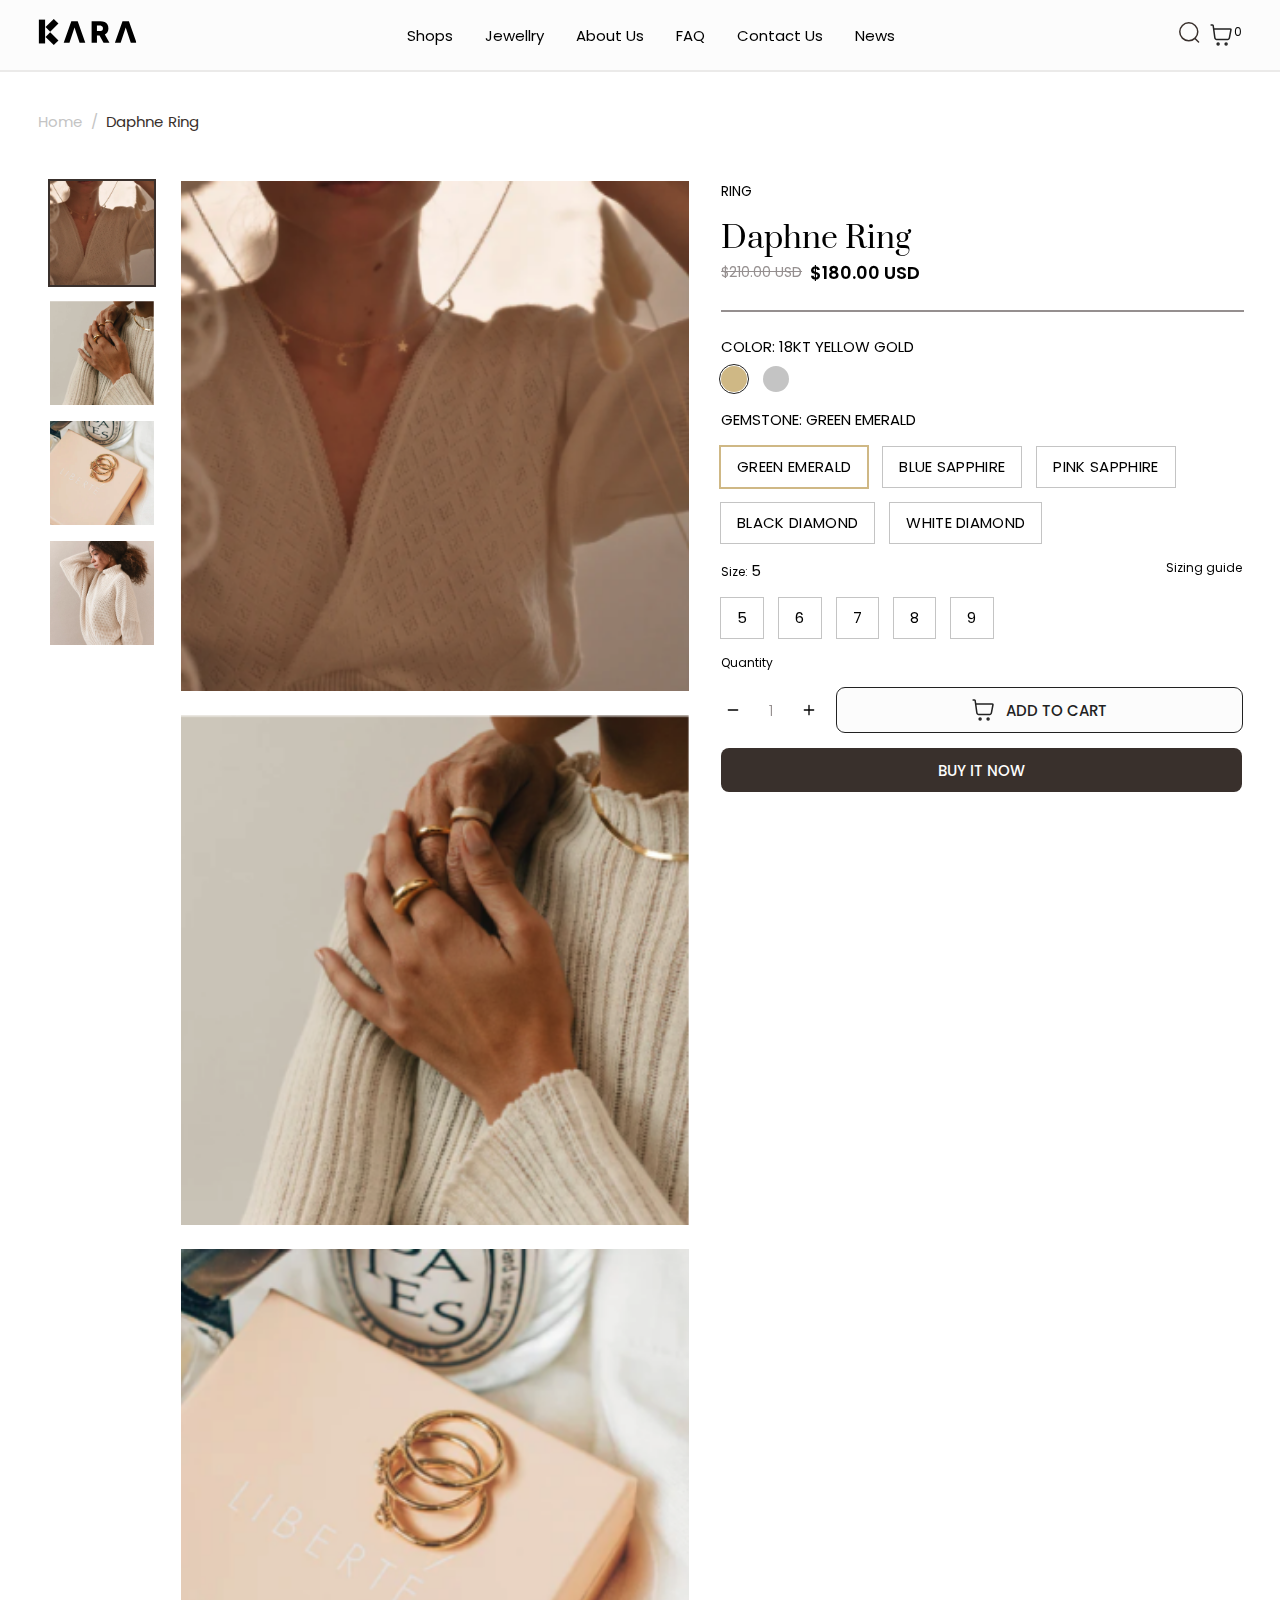
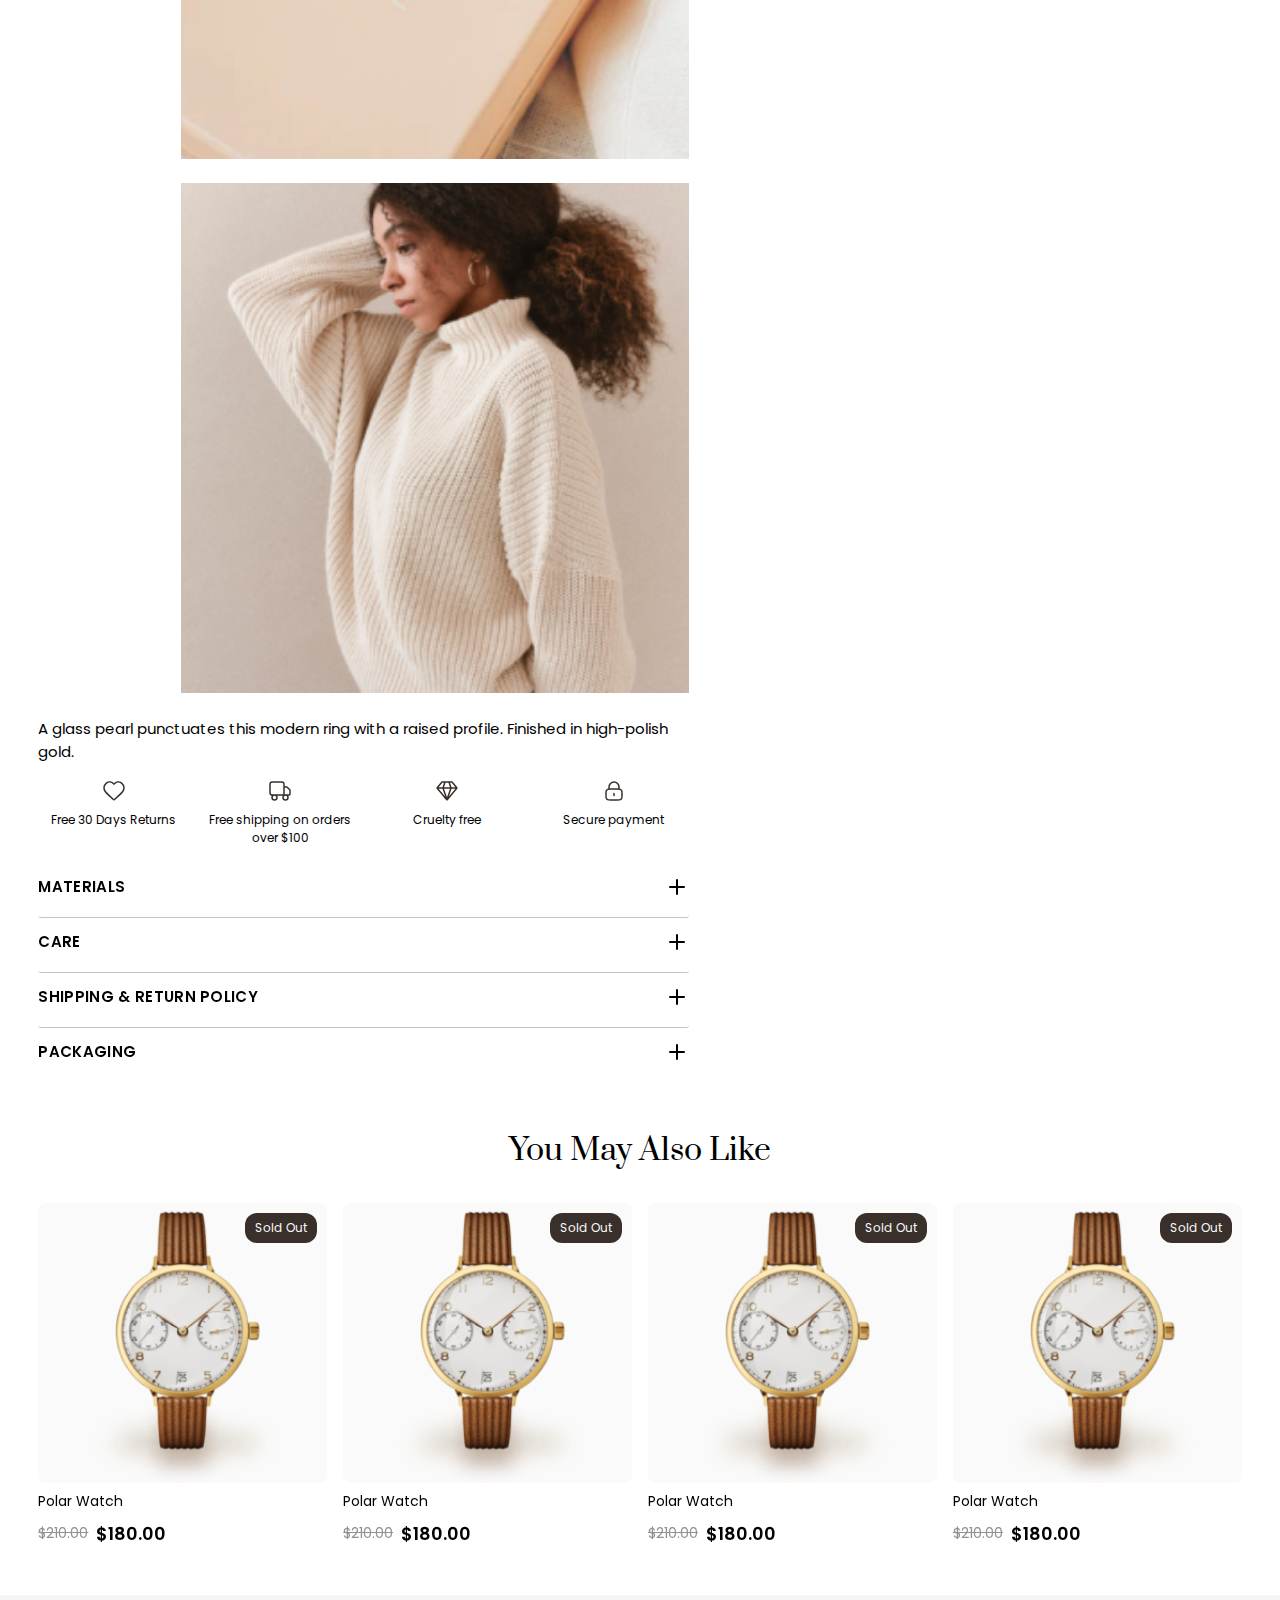
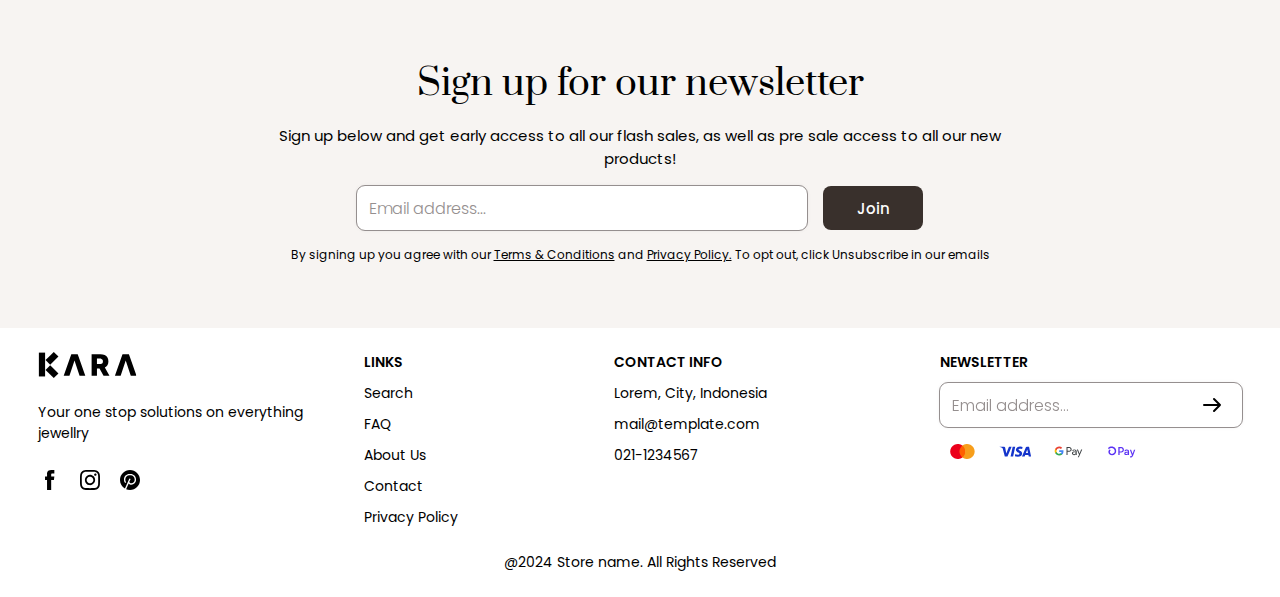
<file: product-detail.html>
<!DOCTYPE html>
<html lang="en">
<head>
  <meta charset="UTF-8">
  <meta name="viewport" content="width=device-width, initial-scale=1.0">
  <title>Product Detail</title>

  <!-- CSS -->
  <link rel="stylesheet" href="./static/css/main.css">
  <link rel="stylesheet" href="https://cdn.jsdelivr.net/npm/@splidejs/splide@4.1.4/dist/css/splide.min.css">
  <!-- Fonts -->
  <link rel="preconnect" href="https://fonts.googleapis.com">
	<link rel="preconnect" href="https://fonts.gstatic.com" crossorigin>
  <link href="https://fonts.googleapis.com/css2?family=Poppins:wght@300;400;500;600;700;800&family=Prata&display=swap" rel="stylesheet">
</head>
<body>
  <nav>
    <div class="section__wrapper section__padding nav__wrapper">
      <input type="radio" name="slider" id="close-btn" class="d-none">
      <label for="menu-btn" class="menu-btn mobile-only"><img src="./static/image/hamburger.svg" alt="hamburger icon"></label>
      <a href="./index.html"><img src="./static/image/kara-logo.svg" alt="company logo"></a>
      <input type="radio" name="slider" id="menu-btn" class="d-none" >
      <ul class="nav-links">
        <label for="close-btn" class="close-btn mobile-only"><img src="./static/image/close.svg" alt="close icon"></label>
        <li>
          <span class="desktop-only cursor-pointer">Shops</span>
          <input type="checkbox" id="showMega" class="desktop-only d-none">
          <label for="showMega" class="mobile-item mobile-only medium">Shops</label>
          <div class="mega-box section__padding">
            <div class="d-grid rg-16px">
              <div class="d-grid rg-8px">
                <img src="./static/image/img-template-1.png" alt="" class="w-100">
                <p class="semi-bold">Rings</p>
              </div>
              <div class="d-grid rg-8px">
                <a href="./product-detail.html">Nouveaux Puff Earrings</a>
                <a href="./product-detail.html">Chunky Doune Rings</a>
                <a href="./product-detail.html">Maeve Hoop Rings</a>
                <a href="./product-detail.html">Florence Earrings</a>
              </div>
            </div>
            <div class="d-grid rg-16px">
              <div class="d-grid rg-8px">
                <img src="./static/image/img-template-2.png" alt="" class="w-100">
                <p class="semi-bold">Bracelets</p>
              </div>
              <div class="d-grid rg-8px">
                <a href="./product-detail.html">Sofia Bracelet</a>
                <a href="./product-detail.html">Gia Bangle</a>
                <a href="./product-detail.html">Celeste  Bracelet</a>
                <a href="./product-detail.html">Maeve Bangle</a>
              </div>
            </div>
            <div class="d-grid rg-16px">
              <div class="d-grid rg-8px">
                <img src="./static/image/img-template-3.png" alt="" class="w-100">
                <p class="semi-bold">Earrings</p>
              </div>
              <div class="d-grid rg-8px">
                <div class="d-grid rg-8px">
                  <a href="./product-detail.html">Nouveaux Puff Earrings</a>
                  <a href="./product-detail.html">Chunky Doune Hoops</a>
                  <a href="./product-detail.html">Tome Hoops - Large</a>
                  <a href="./product-detail.html">Maeve Hoop Earrings</a>
                </div>
              </div>
            </div>
            <div class="d-grid rg-16px">
              <div class="d-grid rg-8px">
                <img src="./static/image/img-template-4.png" alt="" class="w-100">
                <p class="semi-bold">There's More</p>
              </div>
              <div class="d-grid rg-8px">
                <a href="./collections.html">All Collections</a>
                <a href="./collections.html">Jewelry Sets</a>
                <a href="./collections.html">Gift Card</a>
                <a href="./collections.html">Our stores</a>
              </div>
            </div>
            <div class="d-grid rg-16px">
              <div class="d-grid rg-8px">
                <img src="./static/image/img-template-1.png" alt="" class="w-100">
                <p class="text-center">20% off</p>
                <a href="" class="text-center">Shop the sale</a>
              </div>
            </div>
          </div>
        </li>
        <li>
          <span class="desktop-only cursor-pointer">Jewellry</span>
          <input type="checkbox" id="showDrop" class="d-none">
          <label for="showDrop" class="mobile-item mobile-only medium">Jewellry</label>
          <ul class="drop-menu">
            <li><a href="./custom-kit.html">Custom Jewellry</a></li>
            <li><a href="#">Drop menu 2</a></li>
            <li><a href="#">Drop menu 3</a></li>
            <li><a href="#">Drop menu 4</a></li>
          </ul>
        </li>
        <li><a href="./about-us.html">About Us</a></li>
        <li><a href="./faq.html">FAQ</a></li>
        <li><a href="./contact-us.html">Contact Us</a></li>
        <li><a href="./blog-list.html">News</a></li>
      </ul>
      <div class="d-flex align-items-center cg-8px">
        <div class="nav-search">
          <div>
            <!-- <span class="cursor-pointer"></span> -->
            <input type="checkbox" id="showSearch" class="hide-input">
            <label for="showSearch" class="cursor-pointer">
              <img src="./static/image/search.svg" alt="search icon">
            </label>
            <div class="search-box section__padding">

              <input type="text" placeholder="WHAT ARE YOU LOOKING FOR?" class="mb-3">
              <!-- Uncomment this to see state before inputting -->

              <div class="search-default">
                <p class="semi-bold">Popular Categories</p>
                <a href="./collections.html" class="d-grid rg-8px">
                  <div class="search-default__img">
                    <img src="./static/image/img-template-1.png" alt="" class="img-object-cover">
                  </div>
                  <p class="label medium text-center">All products</p>
                </a>
                <a href="./collections.html" class="d-grid rg-8px">
                  <div class="search-default__img">
                    <img src="./static/image/img-template-1.png" alt="" class="img-object-cover">
                  </div>
                  <p class="label medium text-center">Bracelets</p>
                </a>
                <a href="./collections.html" class="d-grid rg-8px">
                  <div class="search-default__img">
                    <img src="./static/image/img-template-1.png" alt="" class="img-object-cover">
                  </div>
                  <p class="label medium text-center">Earrings</p>
                </a>
                <a href="./collections.html" class="d-grid rg-8px">
                  <div class="search-default__img">
                    <img src="./static/image/img-template-1.png" alt="" class="img-object-cover">
                  </div>
                  <p class="label medium text-center">Rings</p>
                </a>
                <a href="./collections.html" class="d-grid rg-8px">
                  <div class="search-default__img">
                    <img src="./static/image/img-template-1.png" alt="" class="img-object-cover">
                  </div>
                  <p class="label medium text-center">Pendants</p>
                </a>
              </div>

              <!-- Use this if search result is not 0. Show one or all if query is the same as inputted search -->
              <!-- <div class="search-result">
                <div class="tabs__wrapper mb-3">
                  <div class="">
                    <a id="tab-1" href="#search-result-product" class="underline-effect__text active">Products</a>
                    <a id="tab-2" href="#search-result-collections" class="underline-effect__text">Collections</a>
                    <a id="tab-3" href="#search-result-articles" class="underline-effect__text">Articles</a>
                  </div>
                </div>

                <div class="tabs__content">

                  <div id="search-result-product" aria-labelledby="tab-1">
                    <div class="d-grid cols-sm-2 cols-lg-4 cg-sm-16px cg-lg-32px rg-32px">
                      <a href="./product-detail.html" class="product-card d-grid rg-8px">
                        <div class="product__img">
                          <img src="./static/image/product-template.png" alt="product image" class="d-flex img-object-cover">
                          <div class="chips small">Sold Out</div>
                        </div>
                        <div class="product__text d-grid rg-8px">
                          <p class="label">Polar Watch</p>
                          <div class="d-flex align-items-center cg-8px">
                            <p class="label text-light-dark line-through">$210.00</p>
                            <p class="subtitle semi-bold">$180.00</p>
                          </div>
                        </div>
                      </a>
                      <a href="./product-detail-set.html" class="d-grid rg-8px">
                        <div class="product__img">
                          <img src="./static/image/product-template.png" alt="product image" class="d-flex img-object-cover">
                          <div class="chips small">Sold Out</div>
                        </div>
                        <div class="product__text d-grid rg-8px">
                          <p class="label">Product set</p>
                          <div class="d-flex align-items-center cg-8px">
                            <p class="label text-light-dark line-through">$210.00</p>
                            <p class="subtitle semi-bold">$180.00</p>
                          </div>
                        </div>
                      </a>
                      <a href="./product-detail-set.html" class="d-grid rg-8px">
                        <div class="product__img">
                          <img src="./static/image/product-template.png" alt="product image" class="d-flex img-object-cover">
                          <div class="chips small">Sold Out</div>
                        </div>
                        <div class="product__text d-grid rg-8px">
                          <p class="label">Product set</p>
                          <div class="d-flex align-items-center cg-8px">
                            <p class="label text-light-dark line-through">$210.00</p>
                            <p class="subtitle semi-bold">$180.00</p>
                          </div>
                        </div>
                      </a>
                      <a href="./product-detail-set.html" class="d-grid rg-8px">
                        <div class="product__img">
                          <img src="./static/image/product-template.png" alt="product image" class="d-flex img-object-cover">
                          <div class="chips small">Sold Out</div>
                        </div>
                        <div class="product__text d-grid rg-8px">
                          <p class="label">Product set</p>
                          <div class="d-flex align-items-center cg-8px">
                            <p class="label text-light-dark line-through">$210.00</p>
                            <p class="subtitle semi-bold">$180.00</p>
                          </div>
                        </div>
                      </a>
                      <a href="./product-detail-set.html" class="d-grid rg-8px">
                        <div class="product__img">
                          <img src="./static/image/product-template.png" alt="product image" class="d-flex img-object-cover">
                          <div class="chips small">Sold Out</div>
                        </div>
                        <div class="product__text d-grid rg-8px">
                          <p class="label">Product set</p>
                          <div class="d-flex align-items-center cg-8px">
                            <p class="label text-light-dark line-through">$210.00</p>
                            <p class="subtitle semi-bold">$180.00</p>
                          </div>
                        </div>
                      </a>
                      <a href="./product-detail-set.html" class="d-grid rg-8px">
                        <div class="product__img">
                          <img src="./static/image/product-template.png" alt="product image" class="d-flex img-object-cover">
                          <div class="chips small">Sold Out</div>
                        </div>
                        <div class="product__text d-grid rg-8px">
                          <p class="label">Product set</p>
                          <div class="d-flex align-items-center cg-8px">
                            <p class="label text-light-dark line-through">$210.00</p>
                            <p class="subtitle semi-bold">$180.00</p>
                          </div>
                        </div>
                      </a>
                    </div>
                  </div>

                  <div id="search-result-collections" aria-labelledby="tab-2">
                    <div class="d-grid rg-16px rg-lg-32px cg-sm-16px cg-lg-32px cols-sm-2 cols-lg-3">
                      <a href="./product-list.html" class="collection__item collection__card underline-effect__card">
                        <img src="./static/image/product-template.png" alt="product image" class="w-100">
                        <p class="label">WATCHES</p>
                      </a>
                      <a href="./product-list.html" class="collection__item collection__card underline-effect__card">
                        <img src="./static/image/product-template.png" alt="product image" class="w-100">
                        <p class="label">EARRINGS</p>
                      </a>
                      <a href="./product-list.html" class="collection__item collection__card underline-effect__card">
                        <img src="./static/image/product-template.png" alt="product image" class="w-100">
                        <p class="label">RINGS</p>
                      </a>
                      <a href="./product-list.html" class="collection__item collection__card underline-effect__card">
                        <img src="./static/image/product-template.png" alt="product image" class="w-100">
                        <p class="label">PENDANTS</p>
                      </a>
                      <a href="./product-list.html" class="collection__item collection__card underline-effect__card">
                        <img src="./static/image/product-template.png" alt="product image" class="w-100">
                        <p class="label">ANKLETS</p>
                      </a>
                      <a href="./product-list.html" class="collection__item collection__card underline-effect__card">
                        <img src="./static/image/product-template.png" alt="product image" class="w-100">
                        <p class="label">BRACELETS</p>
                      </a>
                    </div>
                  </div>

                  <div id="search-result-articles" aria-labelledby="tab-3">
                    <div class="d-grid rg-32px cols-lg-3 cg-16px">
                      <div class="blog__card d-grid rg-16px">
                        <img src="./static/image/img-template-1.png" alt="blog img preview" class="w-100">
                        <p class="label">March 07 2023</p>
                        <h3 class="title-5">How to Keep Your Diamonds Clean & Beautiful with Cleaning tips and more</h3>
                        <p>Jewelry has been an important part of human culture for thousands of years, used for both adornment and communication</p>
                      </div>
                      <div class="blog__card d-grid rg-16px">
                        <img src="./static/image/img-template-2.png" alt="blog img preview" class="w-100">
                        <p class="label">March 07 2023</p>
                        <h3 class="title-5">How to Keep Your Diamonds Clean & Beautiful with Cleaning tips and more</h3>
                        <p>Jewelry has been an important part of human culture for thousands of years, used for both adornment and communication</p>
                      </div>
                      <div class="blog__card d-grid rg-16px">
                        <img src="./static/image/img-template-3.png" alt="blog img preview" class="w-100">
                        <p class="label">March 07 2023</p>
                        <h3 class="title-5">How to Keep Your Diamonds Clean & Beautiful with Cleaning tips and more</h3>
                        <p>Jewelry has been an important part of human culture for thousands of years, used for both adornment and communication</p>
                      </div>
                    </div>
                  </div>

                </div>
              </div> -->
              <!-- Use this if search result is empty -->
              <!-- <div class="search-empty semi-bold">No results found for “ARC”. Check the spelling or use a different word or phrase.</div> -->
            </div>
          </div>
        </div>
        <div class="d-flex">
          <img src="./static/image/shopping-cart.svg" alt="">
          <p class="small counter-text">0</p>
        </div>
      </div>
    </div>
  </nav>
  <!--  -->
  <section class="section__wrapper section__padding section__padding--big pt-4 pb-5">
    <div class="desktop-only">
      <div class="d-flex cg-8px text-grey-4 pb-5 pt-3"><a href="./index.html">Home</a> / <span class="text-black">Daphne Ring</span></div>
    </div>
    <div class="product__section">
      <div class="product-gallery">
        <div class="splide order-sm-1-lg-2" id="product-gallery__image-list">
          <div class="splide__track">
            <ul class="splide__list">
              <li class="splide__slide"><img src="./static/image/img-template-1.png" alt="template only" class="d-flex img-object-cover"></li>
              <li class="splide__slide"><img src="./static/image/img-template-2.png" alt="template only" class="d-flex img-object-cover"></li>
              <li class="splide__slide"><img src="./static/image/img-template-3.png" alt="template only" class="d-flex img-object-cover"></li>
              <li class="splide__slide"><img src="./static/image/img-template-4.png" alt="template only" class="d-flex img-object-cover"></li>
            </ul>
          </div>
        </div>
        <ul class="product-single__thumbnails order-sm-2-lg-1">
          <a href="#product-gallery__image-list-slide01" class="product-single__thumbnails-item"><img src="./static/image/img-template-1.png" alt="template only" class="d-flex img-object-cover"></a>
          <a href="#product-gallery__image-list-slide02" class="product-single__thumbnails-item"><img src="./static/image/img-template-2.png" alt="template only" class="d-flex img-object-cover"></a>
          <a href="#product-gallery__image-list-slide03" class="product-single__thumbnails-item"><img src="./static/image/img-template-3.png" alt="template only" class="d-flex img-object-cover"></a>
          <a href="#product-gallery__image-list-slide04" class="product-single__thumbnails-item"><img src="./static/image/img-template-4.png" alt="template only" class="d-flex img-object-cover"></a>
        </ul>

      </div>
      <div class="product__description">
        <p>A glass pearl punctuates this modern ring with a raised profile. Finished in high-polish gold.</p>
        
        <div class="d-grid align-items-start rg-32px cols-sm-2 cols-lg-4 cg-16px py-3">
          <div class="trust__item d-grid rg-8px">
            <img src="./static/image/heart.svg" alt="heart icon" class="d-flex mx-auto">
            <p class="small text-center">Free 30 Days Returns</p>
          </div>
          <div class="trust__item d-grid rg-8px">
            <img src="./static/image/truck.svg" alt="truck icon" class="d-flex mx-auto">
            <p class="small text-center">Free shipping on orders over $100</p>
          </div>
          <div class="trust__item d-grid rg-8px">
            <img src="./static/image/diamond.svg" alt="diamond icon" class="d-flex mx-auto">
            <p class="small text-center">Cruelty free</p>
          </div>
          <div class="trust__item d-grid rg-8px">
            <img src="./static/image/lock.svg" alt="lock icon" class="d-flex mx-auto">
            <p class="small text-center">Secure payment</p>
          </div>
        </div>

        <div class="accordion__item">
          <input type="radio" name="accordion-faq" id="accordion-1">
          <label class="semi-bold" for="accordion-1"><span>MATERIALS</span>
            <div>
              <img src="./static/image/plus.svg" alt="plus icon" class="plus">
              <img src="./static/image/minus.svg" alt="minus icon" class="minus">
            </div>
          </label>
          <div class="accordion__content">
            <p>
              ion-plated gold brassglass pearlfinish: high-polish
              product measurements:measurements taken from size 7 -
              length: 12.3mm / 0.48"
              height: 10.9mm / 0.43"
              glass pearl: 7.9mm / 0.31"
              weight: 8.9g / 0.31ozstyle: JB476
              imported
            </p>
          </div>
        </div>
        <div class="accordion__item">
          <input type="radio" name="accordion-faq" id="accordion-prod-2">
          <label class="semi-bold" for="accordion-prod-2"><span>CARE</span>
            <div>
              <img src="./static/image/plus.svg" alt="plus icon" class="plus">
              <img src="./static/image/minus.svg" alt="minus icon" class="minus">
            </div>
          </label>
          <div class="accordion__content">
            <p>
              Yes! Check out our stores <a href="" target="_blank">Here</a>
            </p>
          </div>
        </div>
        <div class="accordion__item">
          <input type="radio" name="accordion-faq" id="accordion-3">
          <label class="semi-bold" for="accordion-3"><span>SHIPPING & RETURN POLICY</span>
            <div>
              <img src="./static/image/plus.svg" alt="plus icon" class="plus">
              <img src="./static/image/minus.svg" alt="minus icon" class="minus">
            </div>
          </label>
          <div class="accordion__content">
            <p>
              You can use Lorem, ipsum dolor sit amet consectetur adipisicing elit. Eum expedita assumenda aliquid officiis mollitia corrupti quidem accusantium, iure maiores reprehenderit sed voluptas quae porro voluptate, laboriosam suscipit perspiciatis, provident at.
            </p>
          </div>
        </div>
        <div class="accordion__item">
          <input type="radio" name="accordion-faq" id="accordion-4">
          <label class="semi-bold" for="accordion-4"><span>PACKAGING</span>
            <div>
              <img src="./static/image/plus.svg" alt="plus icon" class="plus">
              <img src="./static/image/minus.svg" alt="minus icon" class="minus">
            </div>
          </label>
          <div class="accordion__content">
            <p>
              You can use Lorem, ipsum dolor sit amet consectetur adipisicing elit. Eum expedita assumenda aliquid officiis mollitia corrupti quidem accusantium, iure maiores reprehenderit sed voluptas quae porro voluptate, laboriosam suscipit perspiciatis, provident at.
            </p>
          </div>
        </div>
      </div>
      <div class="product__info d-grid rg-16px">
        <p class="label">RING</p>
        <div>
          <h1 class="title-4">Daphne Ring</h1>
          <div class="d-flex align-items-center cg-8px">
            <p class="label text-light-dark line-through">$210.00 USD</p>
            <p class="subtitle semi-bold">$180.00 USD</p>
          </div>
        </div>
        <hr class="my-0 w-100 bg-light-dark">
        <div class="d-grid rg-8px">
          <p>COLOR: <span id="colorValue">18KT YELLOW GOLD</span></p>
          <div class="d-flex cg-16px">
            <div class="position-relative input-styled input-styled__circle">
              <input type="radio" name="color_option" id="gold" value="gold" checked>
              <label for="gold"></label>
            </div>
            <div class="position-relative input-styled input-styled__circle">
              <input type="radio" name="color_option" id="silver" value="SILVER">
              <label for="silver"></label>
            </div>
          </div>
        </div>
        <div class="d-grid rg-16px">
          <p>GEMSTONE: <span id="gemstoneValue">GREEN EMERALD</span></p>
          <div class="d-flex cg-16px rg-16px flex-wrap">
            <div class="position-relative input-styled input-styled__square">
              <input type="radio" name="gemstone" id="green-emerald" value="GREEN EMERALD" checked>
              <label for="green-emerald">
              GREEN EMERALD
              </label>
            </div>

            <div class="position-relative input-styled input-styled__square">
              <input type="radio" name="gemstone" id="blue-sapphire" value="BLUE SAPPHIRE">
              <label for="blue-sapphire">
              BLUE SAPPHIRE
              </label>
            </div>
            <div class="position-relative input-styled input-styled__square">
              <input type="radio" name="gemstone" id="pink-sapphire" value="PINK SAPPHIRE">
              <label for="pink-sapphire">
              PINK SAPPHIRE
              </label>
            </div>
            <div class="position-relative input-styled input-styled__square">
              <input type="radio" name="gemstone" id="black-diamond" value="BLACK DIAMOND">
              <label for="black-diamond">
              BLACK DIAMOND
              </label>
            </div>
            <div class="position-relative input-styled input-styled__square">
              <input type="radio" name="gemstone" id="white-diamond" value="WHITE DIAMOND">
              <label for="white-diamond">
              WHITE DIAMOND
              </label>
            </div>
          </div>
          <div class="d-flex justify-content-between cg-16px">
            <p class="small">Size: <span id="sizeValue">5</span></p>
            <p class="small cursor-pointer underline-effect__text" onclick="openModal('modal-sizing-guide', 'open')">Sizing guide</p>
          </div>
          <div class="d-flex justify-content-between cg-16px">
            <div class="d-flex cg-16px">
              <div class="position-relative input-styled input-styled__square">
                <input type="radio" name="size" id="size-5" value="5" checked>
                <label for="size-5">
                5
                </label>
              </div>
              <div class="position-relative input-styled input-styled__square">
                <input type="radio" name="size" id="size-6" value="6">
                <label for="size-6">
                6
                </label>
              </div>
              <div class="position-relative input-styled input-styled__square">
                <input type="radio" name="size" id="size-7" value="7">
                <label for="size-7">
                7
                </label>
              </div>
              <div class="position-relative input-styled input-styled__square">
                <input type="radio" name="size" id="size-8" value="8">
                <label for="size-8">
                8
                </label>
              </div>
              <div class="position-relative input-styled input-styled__square">
                <input type="radio" name="size" id="size-9" value="9">
                <label for="size-9">
                9
                </label>
              </div>
            </div>
          </div>
          <div class="d-grid rg-16px">
            <p class="small">Quantity</p>
            <div class="d-flex cg-16px justify-content-between">
              <div class="counter">
                <img src="./static/image/minus.svg" alt="minus icon" class="cursor-pointer">
                <input type="text" placeholder="1" class="text-center">
                <img src="./static/image/plus.svg" alt="plus icon" class="cursor-pointer">
              </div>
              <div class="btn btn--white w-100" onclick="openModal('modal-side-cart', 'open')"><img src="./static/image/shopping-cart.svg" alt="cart icon"> ADD TO CART</div>
            </div>
            <a href="" class="btn w-100">BUY IT NOW</a>
          </div>
        </div>
      </div>
    </div>

  </section>

  <!-- You May Also Like -->
  <section class="section__wrapper section__padding d-grid rg-32px pb-5">
    <h2 class="title-4 text-center">You May Also Like</h2>
    <div class="d-grid rg-16px cg-16px cols-sm-2 cols-lg-4">
      <div class="product-card d-grid rg-8px">
        <div class="product__img product__img--home" onclick="navigateToProductPage()">
          <img src="./static/image/product-template.png" alt="product image" class="product-first__img d-flex img-object-cover">
          <img src="./static/image/img-template-1.png" alt="product image" class="product-secondary__img d-flex img-object-cover">
          <div class="chips small">Sold Out</div>
          <div class="btn" onclick="handleQuickViewClick(event)">Quick View</div>
        </div>
        <div class="product__text d-grid rg-8px">
          <a href="./product-detail.html" class="label">Polar Watch</a>
          <div class="d-flex align-items-center cg-8px">
            <p class="label text-light-dark line-through">$210.00</p>
            <p class="subtitle semi-bold">$180.00</p>
          </div>
        </div>
      </div>
      <div class="product-card d-grid rg-8px">
        <div class="product__img product__img--home" onclick="navigateToProductPage()">
          <img src="./static/image/product-template.png" alt="product image" class="product-first__img d-flex img-object-cover">
          <img src="./static/image/img-template-1.png" alt="product image" class="product-secondary__img d-flex img-object-cover">
          <div class="chips small">Sold Out</div>
          <div class="btn" onclick="handleQuickViewClick(event)">Quick View</div>
        </div>
        <div class="product__text d-grid rg-8px">
          <a href="./product-detail.html" class="label">Polar Watch</a>
          <div class="d-flex align-items-center cg-8px">
            <p class="label text-light-dark line-through">$210.00</p>
            <p class="subtitle semi-bold">$180.00</p>
          </div>
        </div>
      </div>
      <div class="product-card d-grid rg-8px">
        <div class="product__img product__img--home" onclick="navigateToProductPage()">
          <img src="./static/image/product-template.png" alt="product image" class="product-first__img d-flex img-object-cover">
          <img src="./static/image/img-template-1.png" alt="product image" class="product-secondary__img d-flex img-object-cover">
          <div class="chips small">Sold Out</div>
          <div class="btn" onclick="handleQuickViewClick(event)">Quick View</div>
        </div>
        <div class="product__text d-grid rg-8px">
          <a href="./product-detail.html" class="label">Polar Watch</a>
          <div class="d-flex align-items-center cg-8px">
            <p class="label text-light-dark line-through">$210.00</p>
            <p class="subtitle semi-bold">$180.00</p>
          </div>
        </div>
      </div>
      <div class="product-card d-grid rg-8px">
        <div class="product__img product__img--home" onclick="navigateToProductPage()">
          <img src="./static/image/product-template.png" alt="product image" class="product-first__img d-flex img-object-cover">
          <img src="./static/image/img-template-1.png" alt="product image" class="product-secondary__img d-flex img-object-cover">
          <div class="chips small">Sold Out</div>
          <div class="btn" onclick="handleQuickViewClick(event)">Quick View</div>
        </div>
        <div class="product__text d-grid rg-8px">
          <a href="./product-detail.html" class="label">Polar Watch</a>
          <div class="d-flex align-items-center cg-8px">
            <p class="label text-light-dark line-through">$210.00</p>
            <p class="subtitle semi-bold">$180.00</p>
          </div>
        </div>
      </div>
    </div>
  </section>
  <!-- Newsletter -->
  <section class="bg-cream-2 py-6">
    <div class="section__wrapper section__padding w-lg-65 w-xl-43 d-grid rg-16px">
      <h2 class="title-3 text-center">Sign up for our newsletter</h2>
      <p class="text-center">Sign up below and get early access to all our flash sales, as well as pre sale access to all our new products!</p>
      <div class="d-flex align-items-center cg-16px justify-content-center w-lg-75 mx-auto">
        <input type="text" placeholder="Email address...">
        <button type="submit" class="btn">Join</button>
      </div>
      <p class="small text-center">By signing up you agree with our <a href="" class="small underline">Terms & Conditions</a> and <a href="" class="small underline">Privacy Policy.</a>  To opt out, click Unsubscribe in our emails</p>
    </div>
  </section>

  <!-- Footer -->
  <footer class="section__wrapper section__padding d-grid rg-24px cg-24px align-items-start py-4">
    <div class="d-grid rg-24px footer__header">
      <img src="./static/image/kara-logo.svg" alt="company logo">
      <p class="label">Your one stop solutions on everything jewellry</p>
      <div class="d-flex align-items-center cg-16px">
        <a href="" target="_blank"><img src="./static/image/facebook-logo.svg" alt="facebook logo"></a>
        <a href="" target="_blank"><img src="./static/image/instagram-logo.svg" alt="instagram logo"></a>
        <a href="" target="_blank"><img src="./static/image/pinterest-logo.svg" alt="pinterest logo"></a>
      </div>
    </div>
    <div class="d-grid rg-10px footer__link">
      <p class="label semi-bold">LINKS</p>
      <a href="" class="label">Search</a>
      <a href="./faq.html" class="label">FAQ</a>
      <a href="./about-us.html" class="label">About Us</a>
      <a href="./contact-us.html" class="label">Contact</a>
      <a href="" class="label">Privacy Policy</a>
    </div>
    <div class="d-grid rg-10px footer__info">
      <p class="label semi-bold">CONTACT INFO</p>
      <p class="label">Lorem, City, Indonesia</p>
      <p class="label">mail@template.com</p>
      <p class="label">021-1234567</p>
    </div>
    <div class="d-grid rg-10px footer__newsletter">
      <p class="label semi-bold">NEWSLETTER</p>
      <form method="" action="" class="input-with-helper">
        <input type="text" placeholder="Email address..."/>
        <button type="submit" class="bg-transparent helper cursor-pointer">
          <img src="./static/image/arrow-narrow-right.svg" alt="arrow right icon">
        </button>
      </form>
      <div class="d-flex cg-8px align-items-center">
        <img src="./static/image/master-card.svg" alt="master card icon">
        <img src="./static/image/visa.svg" alt="visa icon">
        <img src="./static/image/google-pay.svg" alt="google pay icon">
        <img src="./static/image/shop-pay.svg" alt="shop pay icon">
      </div>
    </div>
    <p class="label footer__copyright">@2024 Store name. All Rights Reserved</p>
  </footer>

  <!-- Modal sizing guide -->

  <div id="modal-sizing-guide" class="modal__wrapper">
    <div class="modal__content modal__content--small px-3 py-3">
      <img src="./static/image/close.svg" onclick="openModal('modal-sizing-guide','close')" alt="close icon" class="close-modal cursor-pointer ml-auto d-flex">
      <img src="./static/image/ring-size-template.png" alt="template only" class="w-100">
    </div>
  </div>
  <!-- Modal quick view -->
  <div id="modal-quick-view" class="modal__wrapper">
    <div class="modal__content d-grid cols-lg-2 align-items-start">
      <!-- <div class="quick-view__img">
        <img src="./static/image/img-template-1.png" alt="template" class="d-flex img-object-cover">
      </div> -->
      <div id="quick-view-slider" class="splide">
        <div class="splide__track">
          <ul class="splide__list">
            <li class="splide__slide quick-view__img">
              <img src="./static/image/trust-template.png" alt="template only" class="img-object-cover">
            </li>
            <li class="splide__slide quick-view__img">
              <img src="./static/image/trust-template.png" alt="template only" class="img-object-cover">
            </li>
          </ul>
        </div>
      </div>

      <div class="quick-view__text">
        <div class="d-grid rg-16px align-items-start modal-product__info">
          <div class="d-grid rg-8px">
            <div class="d-flex justify-content-between">
              <h2 class="heading-4">Large Bali Harmony Ball</h2>
              <img src="./static/image/close.svg" onclick="openModal('modal-quick-view','close')" alt="close icon" class="cursor-pointer ml-auto d-flex">
            </div>
            <div class="d-flex align-items-center cg-8px">
              <p class="label text-light-dark line-through">$210.00</p>
              <p class="subtitle semi-bold">$180.00</p>
              <div class="chips small">Sale</div>
            </div>
          </div>
          <p class="light">Handcrafted with traditional methods, the Harmony Ball Collection includes earrings and necklaces, adorned with the beautiful golden spheres known in Spain as ‘llamadores de Angeles’ which directly translates as 'angel callers'.
          </p>
          <hr class="w-100 m-0">
          <div class="d-grid rg-8px">
            <p id>Color: <span id="colorValue">18KT Yellow Gold</span></p>
            <div class="d-flex cg-16px">
              <div class="position-relative input-styled input-styled__circle">
                <input type="radio" name="color" id="gold" value="GOLD" checked>
                <label for="gold"></label>
              </div>
              <div class="position-relative input-styled input-styled__circle">
                <input type="radio" name="color" id="silver" value="SILVER">
                <label for="silver"></label>
              </div>
            </div>
          </div>
          <div class="d-grid rg-8px">
            <p>Size: <span id="sizeValue">5</span></p>
            <div class="d-flex justify-content-between cg-16px">
              <div class="d-flex cg-16px">
                <div class="position-relative input-styled input-styled__square">
                  <input type="radio" name="size" id="size-5" value="5" checked>
                  <label for="size-5">
                  5
                  </label>
                </div>
                <div class="position-relative input-styled input-styled__square">
                  <input type="radio" name="size" id="size-6" value="6">
                  <label for="size-6">
                  6
                  </label>
                </div>
                <div class="position-relative input-styled input-styled__square">
                  <input type="radio" name="size" id="size-7" value="7">
                  <label for="size-7">
                  7
                  </label>
                </div>
                <div class="position-relative input-styled input-styled__square">
                  <input type="radio" name="size" id="size-8" value="8">
                  <label for="size-8">
                  8
                  </label>
                </div>
                <div class="position-relative input-styled input-styled__square">
                  <input type="radio" name="size" id="size-9" value="9">
                  <label for="size-9">
                  9
                  </label>
                </div>
              </div>
            </div>
          </div>
          <div class="d-grid rg-16px">
            <p>Quantity</p>
            <div class="d-flex cg-16px justify-content-between">
              <div class="counter">
                <img src="./static/image/minus.svg" alt="minus icon" class="cursor-pointer">
                <input type="text" placeholder="1" class="text-center">
                <img src="./static/image/plus.svg" alt="plus icon" class="cursor-pointer">
              </div>
              <div class="btn btn--white w-100" onclick="openModal('modal-side-cart', 'open')"><img src="./static/image/shopping-cart.svg" alt="cart icon"> ADD TO CART</div>
            </div>
            <a href="" class="btn w-100">BUY IT NOW</a>
          </div>
        </div>
        <a href="./product-detail.html" class="d-flex justify-content-between quick-view__more position-sticky">
          <p class="medium">View Full Details</p>
          <img src="./static/image/arrow-narrow-right.svg" alt="arrow icon">
        </a>
      </div>
    </div>
  </div>

  <!-- Modal side cart -->
  <!-- Make into component and add prod counter to top right corner  -->
  <div id="modal-side-cart" class="modal__wrapper">
    <div class="modal__content modal__content--cart">
      <div class="d-flex justify-content-between px-3 py-3 pb-2 border-bottom-grey-4">
        <h2 class="subtitle semi-bold">Shopping Cart</h2>
        <img src="./static/image/close.svg" onclick="openModal('modal-side-cart','close')" alt="close icon" class="cursor-pointer ml-auto d-flex">
      </div>
      <div class="border-bottom-grey-4 px-3 py-4 pb-3">
        <div class="d-grid rg-8px">
          <p>Spend $172.00 more for FREE shipping</p>
          <div class="progress-bar">
            <div class="progress-status"></div>
          </div>
        </div>
      </div>
      <div class="px-3">
        <div class="cart__item">
          <div class="product-img">
            <img src="./static/image/product-template.png" alt="product img" class="d-flex img-object-cover">
          </div>
          <p class="product-title">18K Gold Double Initial Custom Ring</p>
          <div class="product-item__info">
            <div class="d-flex align-items-center cg-8px">
              <p class="label text-light-dark line-through">$210.00</p>
              <p class="label semi-bold">$180.000</p>
            </div>
            <div class="accordion__item">
              <input type="checkbox" name="accordion-more-details" id="accordion-prod-1">
              <label class="medium" for="accordion-prod-1"><span>More details</span>
                <div>
                  <img src="./static/image/chevron-down.svg" alt="chevron icon" class="plus">
                  <img src="./static/image/chevron-up.svg" alt="chevron icon" class="minus">
                </div>
              </label>
              <div class="accordion__content">
                <div>
                  <p class="label">Metal: <span>18KT Yellow Gold</span> </p>
                  <p class="label">Gemstone Quartz</p>
                  <p class="label">Size: 7</p>
                  <p class="label">Product Set: Layered Necklace Set</p>
                </div>
              </div>
            </div>
          </div>
          <p class="product-subtotal"><span class="">Subtotal:</span> <span class="semi-bold">$180.00</span> </p>
          <div class="counter__wrapper d-flex align-items-center">
            <div class="counter">
              <img src="./static/image/minus.svg" alt="minus icon" class="cursor-pointer">
              <input type="text" placeholder="1" class="text-center">
              <img src="./static/image/plus.svg" alt="plus icon" class="cursor-pointer">
            </div>
            <img src="./static/image/trash-grey.svg" alt="trash icon" class="cursor-pointer">
          </div>
        </div>
        <div class="cart__item">
          <div class="product-img">
            <img src="./static/image/product-template.png" alt="product img" class="d-flex img-object-cover">
          </div>
          <p class="product-title">18K Gold Double Initial Custom Ring</p>
          <div class="product-item__info">
            <div class="d-flex align-items-center cg-8px">
              <p class="label text-light-dark line-through">$210.00</p>
              <p class="label semi-bold">$180.000</p>
            </div>
            <div class="accordion__item">
              <input type="checkbox" name="accordion-more-details" id="accordion-2">
              <label class="medium" for="accordion-2"><span>More details</span>
                <div>
                  <img src="./static/image/chevron-down.svg" alt="chevron icon" class="plus">
                  <img src="./static/image/chevron-up.svg" alt="chevron icon" class="minus">
                </div>
              </label>
              <div class="accordion__content">
                <div>
                  <p class="label">Metal: <span>18KT Yellow Gold</span> </p>
                  <p class="label">Gemstone Quartz</p>
                  <p class="label">Size: 7</p>
                  <p class="label">Product Set: Layered Necklace Set</p>
                </div>
              </div>
            </div>
          </div>
          <p class="product-subtotal"><span class="">Subtotal:</span> <span class="semi-bold">$180.00</span> </p>
          <div class="counter__wrapper d-flex align-items-center">
            <div class="counter">
              <img src="./static/image/minus.svg" alt="minus icon" class="cursor-pointer">
              <input type="text" placeholder="1" class="text-center">
              <img src="./static/image/plus.svg" alt="plus icon" class="cursor-pointer">
            </div>
            <img src="./static/image/trash-grey.svg" alt="trash icon" class="cursor-pointer">
          </div>
        </div>
        <div class="d-grid rg-8px py-4">
          <label for="order-text">Order Special Instructions</label>
          <textarea name="" id="order-text" cols="10"></textarea>
        </div>
      </div>
      <div class="side-cart__footer">
        <div class="d-flex align-items-center justify-content-between">
          <p>Savings</p>
          <div class="text-red">-$60.00</div>
        </div>
        <div class="d-flex align-items-center justify-content-between pb-2 border-bottom-light-dark">
          <p class="">Subtotal</p>
          <div class="heading-4 semi-bold">$360.00</div>
        </div>
        <p class="label text-center text-light-dark">Tax included and shipping calculated at checkout</p>
        <div class="d-flex cg-16px">
          <a href="./cart.html" class="btn btn--white w-100">View Cart</a>
          <div class="btn w-100">Checkout</div>
        </div>
      </div>
    </div>
  </div>
  <!-- Javascripts -->
  <script src="https://cdn.jsdelivr.net/npm/@splidejs/splide@4.1.4/dist/js/splide.min.js"></script>
  <script src="https://ajax.googleapis.com/ajax/libs/jquery/3.5.1/jquery.min.js"></script>
  <script src="static/js/modal.js"></script>
  <script src="./static/js/quickview-link.js"></script>
  <script src="./static/js/quickview-slider.js"></script>
  <script src="./static/js/product-detail-slider.js"></script>
  <script>
    $(document).ready(function(){
      // Update color name when click on radio
      $('input[name="color_option"]').change(function() {
        var selectedColor = $(this).val();
        $('#colorValue').text('18KT ' + selectedColor);
      });
  
      // Update gemstone name when click on radio
      $('input[name="gemstone"]').change(function() {
        var selectedGemstone = $(this).val();
        $('#gemstoneValue').text(selectedGemstone);
      });
  
      // Update jewelry size when click on radio
      $('input[name="size"]').change(function() {
        var selectedSize = $(this).val();
        $('#sizeValue').text(selectedSize);
      });
    });
  </script>
</body>
</html>
</file>
<file: static/css/main.css>
/*-------------------------------------------*\ 
Responsive mixins
\*-------------------------------------------*/
/*-------------------------------------------*\ 
Sizes
\*-------------------------------------------*/
html,
body,
div,
span,
applet,
object,
iframe,
h1,
h2,
h3,
h4,
h5,
h6,
p,
blockquote,
pre,
a,
abbr,
acronym,
address,
big,
cite,
code,
del,
dfn,
em,
img,
ins,
kbd,
q,
s,
samp,
small,
strike,
strong,
sub,
sup,
tt,
var,
b,
u,
i,
center,
dl,
dt,
dd,
ol,
ul,
li,
fieldset,
form,
label,
legend,
table,
caption,
tbody,
tfoot,
thead,
tr,
th,
td,
article,
aside,
canvas,
details,
embed,
figure,
figcaption,
footer,
header,
hgroup,
menu,
nav,
output,
ruby,
section,
summary,
time,
mark,
audio,
video {
  margin: 0;
  padding: 0;
  border: 0;
  font-size: 100%;
  font: inherit;
  vertical-align: baseline;
}

article,
aside,
details,
figcaption,
figure,
footer,
header,
hgroup,
menu,
nav,
section {
  display: block;
}

body {
  line-height: 1;
}

ol,
ul {
  list-style: none;
}

blockquote,
q {
  quotes: none;
}

blockquote:before,
blockquote:after,
q:before,
q:after {
  content: "";
  content: none;
}

table {
  border-collapse: collapse;
  border-spacing: 0;
}

html {
  scroll-behavior: smooth;
}

body {
  display: flex;
  flex-direction: column;
  margin: 0;
  min-height: 100vh;
  width: 100%;
  box-sizing: border-box;
}

footer {
  margin-top: auto !important;
}

@media (min-width: 1024px) {
  .mobile-only {
    display: none !important;
  }
}

.desktop-only {
  display: none !important;
}
@media (min-width: 1024px) {
  .desktop-only {
    display: block !important;
  }
}

a {
  text-decoration: none;
}

@media (min-width: 1024px) {
  .section__wrapper {
    box-sizing: border-box;
    max-width: 1440px;
    width: 100%;
    margin: 0 auto;
  }
}

.section__padding {
  padding-left: 1rem;
  padding-right: 1rem;
}
@media (min-width: 1024px) {
  .section__padding {
    padding-left: 3%;
    padding-right: 3%;
  }
}
@media (min-width: 1440px) {
  .section__padding {
    padding-left: 5rem;
    padding-right: 5rem;
  }
}
@media (min-width: 1440px) {
  .section__padding--big {
    padding-left: 7.5rem;
    padding-right: 7.5rem;
  }
}

.section__padding__mobile {
  padding-left: 5%;
  padding-right: 5%;
}
@media (min-width: 1024px) {
  .section__padding__mobile {
    padding-left: 0;
    padding-right: 0;
  }
}

.section__padding__desktop {
  padding-left: 0;
  padding-right: 0;
}
@media (min-width: 1024px) {
  .section__padding__desktop {
    padding-left: 5rem;
    padding-right: 5rem;
  }
}

.object-fit-cover {
  object-fit: cover;
}

.hide-input {
  width: 0.1px;
  height: 0.1px;
  opacity: 0;
}

.bg-purple-50 {
  background-color: #6831E1;
}

.bg-purple-100 {
  background-color: #05010C;
}

.bg-purple-200 {
  background-color: #0B021C;
}

.bg-cream-2 {
  background-color: #F7F4F2;
}

.bg-cream-3 {
  background-color: #EFE5DB;
}

.bg-grey-3 {
  background-color: #F3F3F3;
}

.bg-gold {
  background-color: #CFB885;
}

.bg-transparent {
  background-color: transparent;
}

.bg-black-2 {
  background-color: #39302C;
}

/*-------------------------------------------*\ 
Font size
\*-------------------------------------------*/
:root {
  font-size: 100%;
}

.title-1, .title-2, .title-3, .title-4, .title-5, .title-6 {
  font-family: "Prata", serif;
  font-weight: 400;
  font-style: normal;
  line-height: normal;
}

*, p, div, a, span, li {
  font-family: "Poppins", sans-serif;
  font-size: 0.9375rem;
  line-height: normal;
}
@media (min-width: 1024px) {
  *, p, div, a, span, li {
    font-size: 0.9375rem;
  }
}

a {
  color: inherit;
}

.heading-1, .heading-2, .heading-3, .heading-4 {
  font-family: "Poppins", sans-serif;
}

.heading-1 {
  font-size: 2rem;
}
@media (min-width: 1024px) {
  .heading-1 {
    font-size: 2.625rem;
  }
}

.heading-2 {
  font-size: 1.5rem;
}
@media (min-width: 1024px) {
  .heading-2 {
    font-size: 2.25rem;
  }
}

.heading-3 {
  font-size: 1.5rem;
  line-height: 120%;
}
@media (min-width: 1024px) {
  .heading-3 {
    font-size: 1.875rem;
  }
}
@media (min-width: 1024px) {
  .heading-3 {
    line-height: normal;
  }
}

.heading-4 {
  font-size: 1.25rem;
  line-height: 120%;
}
@media (min-width: 1024px) {
  .heading-4 {
    font-size: 1.5rem;
  }
}
@media (min-width: 1024px) {
  .heading-4 {
    line-height: normal;
  }
}

.title-1 {
  font-size: 2rem;
}
@media (min-width: 1024px) {
  .title-1 {
    font-size: 3.75rem;
  }
}

.title-2 {
  font-size: 2rem;
}
@media (min-width: 1024px) {
  .title-2 {
    font-size: 2.625rem;
  }
}

.title-3 {
  font-size: 1.75rem;
}
@media (min-width: 1024px) {
  .title-3 {
    font-size: 2.25rem;
  }
}

.title-4 {
  font-size: 1.5rem;
}
@media (min-width: 1024px) {
  .title-4 {
    font-size: 1.875rem;
  }
}

.title-5 {
  font-size: 1.5rem;
}
@media (min-width: 1024px) {
  .title-5 {
    font-size: 1.5rem;
  }
}

.subtitle {
  font-size: 1rem;
}
@media (min-width: 1024px) {
  .subtitle {
    font-size: 1.125rem;
  }
}

.label {
  font-size: 0.875rem;
}
@media (min-width: 1024px) {
  .label {
    font-size: 0.875rem;
  }
}

.small {
  font-family: "Poppins", sans-serif;
  font-size: 0.75rem;
  line-height: normal;
}
@media (min-width: 1024px) {
  .small {
    font-size: 0.75rem;
  }
}

.company-title {
  font-family: "Rufina", serif;
  font-size: 1.5rem;
  line-height: 160%;
  font-size: 700;
}
@media (min-width: 1024px) {
  .company-title {
    font-size: 1.5rem;
  }
}

/*-------------------------------------------*\ 
Color
\*-------------------------------------------*/
.text-light-dark {
  color: #958F8F;
}

.text-grey-4 {
  color: #C4C4C4;
}

.text-black {
  color: #39302C;
}

.text-gold {
  color: #CFB885;
}

.text-red {
  color: #E21A3F;
}

.text-white {
  color: #FCFCFC;
}

/*-------------------------------------------*\ 
Font Weight
\*-------------------------------------------*/
.light {
  font-weight: 300;
}

.regular {
  font-weight: 400;
}

.medium {
  font-weight: 500;
}

.semi-bold {
  font-weight: 600;
}

.bold {
  font-weight: 700;
}

.extra-bold {
  font-weight: 800;
}

/*-------------------------------------------*\ 
Text Align
\*-------------------------------------------*/
.text-left {
  text-align: left;
}

.text-center {
  text-align: center;
}

.text-right {
  text-align: right;
}

/*-------------------------------------------*\ 
Text Decoration
\*-------------------------------------------*/
.underline {
  text-decoration: underline;
}

.overline {
  text-decoration: overline;
}

.line-through {
  text-decoration: line-through;
}

.none {
  text-decoration: none;
}

/*-------------------------------------------*\ 
List Style
\*-------------------------------------------*/
.list-disc {
  list-style-type: disc;
}

.list-decimal {
  list-style-type: decimal;
}

.list-none {
  list-style-type: none;
}

.list-lower-alpha {
  list-style-type: lower-alpha;
}

.list-outside {
  list-style-position: outside;
}

.list-inside {
  list-style-position: inside;
}

.whitespace-nowrap {
  white-space: nowrap;
}

.w-100 {
  width: 100% !important;
}

.h-100 {
  height: 100%;
}

.w-75 {
  width: 75%;
}

.w-50 {
  width: 50%;
}

@media (min-width: 1024px) {
  .w-lg-75 {
    width: 75%;
  }
}

@media (min-width: 1024px) {
  .w-lg-65 {
    width: 65%;
  }
}

@media (min-width: 1024px) {
  .w-lg-50 {
    width: 50%;
  }
}

@media (min-width: 1440px) {
  .w-xl-43 {
    width: 43%;
  }
}

.position-relative {
  position: relative;
}

.position-absolute {
  position: absolute;
}

.z-index-0 {
  z-index: 0;
}

.z-index-1 {
  z-index: 1;
}

.z-index-2 {
  z-index: 2;
}

.top-0 {
  top: 0;
}

.top-50 {
  top: 50%;
}

.left-0 {
  left: 0;
}

.left-50 {
  left: 50%;
}

.bottom-0 {
  bottom: 0;
}

.bottom-min-4 {
  bottom: -4px;
}

.right-0 {
  right: 0;
}

.right-50 {
  right: 50%;
}

.transform-translate-x-50 {
  transform: translateX(-50%);
}

.transform-translate-y-50 {
  transform: translateY(-50%);
}

.transform-translate-50 {
  transform: translate(-50%, -50%);
}

.d-grid {
  display: grid;
}

.d-none {
  display: none !important;
}

.d-flex {
  display: flex;
}

@media (min-width: 1024px) {
  .d-block-md {
    display: block;
  }
}

@media (min-width: 1024px) {
  .d-flex-md {
    display: flex;
  }
}

@media (min-width: 1024px) {
  .d-grid-md {
    display: grid;
  }
}

.flex-grow-1 {
  flex-grow: 1;
}

.flex-nowrap {
  flex-wrap: nowrap;
}

.flex-wrap {
  flex-wrap: wrap;
}

.flex-direction-column {
  flex-direction: column;
}

.flex-direction-row {
  flex-direction: row;
}

.justify-content-center {
  justify-content: center;
}

.justify-content-between {
  justify-content: space-between;
}

.justify-items-center {
  justify-items: center;
}

.justify-self-center {
  justify-self: center;
}

.align-items-start {
  align-items: flex-start;
}

.align-items-center {
  align-items: center;
}

.align-items-baseline {
  align-items: baseline;
}

.align-content-center {
  align-content: center;
}

.overflow-hidden {
  overflow: hidden;
}

.overflow-scroll {
  overflow: scroll;
}

.overflow-auto {
  overflow: auto;
}

.cursor-pointer {
  cursor: pointer;
}

.rounded-8px {
  border-radius: 8px;
}

.rounded-16px {
  border-radius: 16px;
}

.border-light-dark {
  border: 1px solid #958F8F;
}

.border-bottom-grey-4 {
  border-bottom: 1px solid #C4C4C4;
}

.border-bottom-light-dark {
  border-bottom: 1px solid #958F8F;
}

.opacity-0 {
  opacity: 0;
}

.img-crisp {
  image-rendering: crisp-edges;
}

.img-object-cover {
  width: 100%;
  height: 100%;
  object-fit: cover;
}

.mx-auto {
  margin-right: auto;
  margin-left: auto;
}

.ml-auto {
  margin-left: auto;
}

.px-auto {
  padding-right: auto;
  padding-left: auto;
}

.p-0 {
  padding: 0;
}

.p-1 {
  padding: 0.25rem;
}

.p-2 {
  padding: 0.5rem;
}

.p-3 {
  padding: 1rem;
}

.p-4 {
  padding: 1.5rem;
}

.p-5 {
  padding: 3rem;
}

.p-6 {
  padding: 4rem;
}

.pt-1 {
  padding-top: 0.25rem;
}

.pt-2 {
  padding-top: 0.5rem;
}

.pt-3 {
  padding-top: 1rem;
}

.pt-4 {
  padding-top: 1.5rem;
}

.pt-5 {
  padding-top: 3rem;
}

.pb-1 {
  padding-bottom: 0.25rem;
}

.pb-2 {
  padding-bottom: 0.5rem;
}

.pb-3 {
  padding-bottom: 1rem;
}

.pb-4 {
  padding-bottom: 1.5rem;
}

.pb-5 {
  padding-bottom: 3rem;
}

.pb-6 {
  padding-bottom: 4rem;
}

.px-1 {
  padding-left: 0.25rem;
  padding-right: 0.25rem;
}

.px-2 {
  padding-left: 0.5rem;
  padding-right: 0.5rem;
}

.px-3 {
  padding-left: 1rem !important;
  padding-right: 1rem !important;
}

.px-4 {
  padding-left: 1.5rem;
  padding-right: 1.5rem;
}

.px-5 {
  padding-left: 3rem;
  padding-right: 3rem;
}

.py-1 {
  padding-top: 0.25rem;
  padding-bottom: 0.25rem;
}

.py-2 {
  padding-top: 0.5rem;
  padding-bottom: 0.5rem;
}

.py-3 {
  padding-top: 1rem;
  padding-bottom: 1rem;
}

.py-4 {
  padding-top: 1.5rem;
  padding-bottom: 1.5rem;
}

.py-5 {
  padding-top: 3rem;
  padding-bottom: 3rem;
}

.py-6 {
  padding-top: 4rem;
  padding-bottom: 4rem;
}

.mb-1 {
  margin-bottom: 0.25rem;
}

.mb-2 {
  margin-bottom: 0.5rem;
}

.mb-3 {
  margin-bottom: 1rem;
}

.mb-4 {
  margin-bottom: 1.5rem;
}

.mb-5 {
  margin-bottom: 3rem;
}

.mb-6 {
  margin-bottom: 4rem;
}

input[type=text],
input[type=password],
input[type=date],
input[type=email],
input[type=number],
input[type=tel],
select,
textarea, .select {
  box-sizing: border-box;
  padding: 10px 12px;
  outline: 1px solid #958F8F;
  border-radius: 8px;
  border: none;
  font-size: 1rem;
  box-shadow: 0px 0px 4px 0px rgba(0, 0, 0, 0.08);
}
@media (min-width: 1024px) {
  input[type=text],
input[type=password],
input[type=date],
input[type=email],
input[type=number],
input[type=tel],
select,
textarea, .select {
    font-size: 1rem;
  }
}
input[type=text]::placeholder,
input[type=password]::placeholder,
input[type=date]::placeholder,
input[type=email]::placeholder,
input[type=number]::placeholder,
input[type=tel]::placeholder,
select::placeholder,
textarea::placeholder, .select::placeholder {
  line-height: 140%;
  color: #958F8F;
  font-weight: 300;
}
input[type=text]:focus,
input[type=password]:focus,
input[type=date]:focus,
input[type=email]:focus,
input[type=number]:focus,
input[type=tel]:focus,
select:focus,
textarea:focus, .select:focus {
  box-shadow: none;
}

textarea::placeholder {
  font-size: 1rem;
}

input[type=text],
input[type=password],
input[type=email],
input[type=number],
input[type=tel],
input[type=date],
select {
  height: 44px;
  width: 100%;
}

select {
  width: max-content;
}

label {
  box-sizing: border-box;
  font-weight: 400;
  line-height: 20px;
  letter-spacing: 0.32px;
}

option {
  font-family: "Inter", sans-serif;
}

select {
  appearance: none;
  background: url("../images/chevron-down-black.svg") no-repeat right;
  background-position: calc(100% - 0.5rem);
  cursor: pointer;
}

/* Chrome, Safari, Edge, Opera */
input[type=number]::-webkit-outer-spin-button,
input[type=number]::-webkit-inner-spin-button {
  -webkit-appearance: none;
  margin: 0;
}

.input-with-helper {
  position: relative;
}
.input-with-helper .helper {
  position: absolute;
  top: 50%;
  right: 12px;
  transform: translateY(-50%);
  display: flex;
  font-size: 1rem;
}

nav {
  position: sticky;
  z-index: 2;
  top: 0;
  width: 100%;
  background-color: #FCFCFC;
  box-shadow: 0px 2px 0 rgba(57, 48, 44, 0.1);
}

.nav__wrapper {
  position: relative;
  display: flex;
  align-items: center;
  justify-content: space-between;
  height: 70px;
  line-height: 70px;
  margin: auto;
}
.nav__wrapper .nav-links {
  position: fixed;
  top: 0;
  left: -100%;
  background: #FCFCFC;
  box-sizing: border-box;
  height: 100vh;
  min-width: 100%;
  max-width: 350px;
  padding: 2.5rem 1rem;
  overflow-y: auto;
  transition: all 0.3s ease;
}
@media (min-width: 1024px) {
  .nav__wrapper .nav-links {
    position: unset;
    background: #FCFCFC;
    box-sizing: border-box;
    height: unset;
    min-width: unset;
    max-width: unset;
    padding: 0;
    overflow-y: unset;
    display: inline-flex;
  }
}

.nav-links > li > a, .nav-links span {
  display: block;
  padding: 0.5rem 0;
  border-bottom: 1px solid #222222;
}
@media (min-width: 1024px) {
  .nav-links > li > a, .nav-links span {
    padding: 1rem;
    border-bottom: none;
  }
}

.nav-links .mobile-item {
  display: block;
  padding: 0.75rem 0;
  border-bottom: 1px solid #222222;
  transition: all 0.3s ease;
}

.nav-links .drop-menu {
  position: static;
  width: 100%;
  box-sizing: border-box;
  max-height: 0px;
  visibility: visible;
  overflow: hidden;
  box-shadow: none;
  transition: all 0.3s ease;
}
@media (min-width: 1024px) {
  .nav-links .drop-menu {
    position: absolute;
    background: #FCFCFC;
    width: 180px;
    max-height: unset;
    top: 85px;
    opacity: 0;
    visibility: hidden;
    box-shadow: 0 6px 10px rgba(0, 0, 0, 0.15);
  }
}
.nav-links .drop-menu a {
  display: block;
  padding: 1rem;
}

.nav-links li:hover .drop-menu,
.nav-links li:hover .mega-box,
#showSearch:checked ~ .search-box {
  transition: all 0.3s ease;
  top: 65px;
  opacity: 1;
  visibility: visible;
}

@media (max-width: 768px) {
  .mega-box {
    display: grid;
    row-gap: 1.5rem;
    padding: 0 20px;
    max-height: 0px;
    box-sizing: border-box;
    opacity: 1;
    visibility: visible;
    overflow: hidden;
    transition: all 0.3s ease;
  }
}
@media (min-width: 1024px) {
  .mega-box {
    position: absolute;
    left: 0;
    width: 100%;
    display: grid;
    grid-template-columns: repeat(5, 1fr);
    column-gap: 1rem;
    align-items: start;
    padding-block: 1.5rem;
    background-color: #FCFCFC;
    box-shadow: 0px 2px 0 rgba(57, 48, 44, 0.1);
    box-sizing: border-box;
    transform: translateY(-10px);
    transition: opacity 0.3s ease-in-out, transform 0.3s ease-in-out;
    opacity: 0;
    visibility: hidden;
  }
  .mega-box img {
    height: 130px;
    object-fit: cover;
  }
}
@media (min-width: 1024px) and (min-width: 1440px) {
  .mega-box img {
    height: 160px;
  }
}

.search-box {
  position: absolute;
  left: 0;
  max-height: 90vh;
  box-sizing: border-box;
  box-shadow: 0px 2px 0 rgba(57, 48, 44, 0.1);
  background-color: #FCFCFC;
  width: 100%;
  padding-block: 1.875rem;
  overflow: auto;
  transition: opacity 0.3s ease-in-out, transform 0.3s ease-in-out;
  opacity: 0;
  visibility: hidden;
}
@media (min-width: 1024px) {
  .search-box {
    max-height: 35rem;
  }
}
.search-box input {
  outline: none;
  background-color: transparent;
  box-shadow: none;
  padding-left: 0;
  border-radius: 0;
  border-bottom: 1px solid #C4C4C4;
}

.search-default {
  display: grid;
  row-gap: 1.5rem;
  column-gap: 1rem;
}
.search-default__img {
  height: 130px;
}
.search-default > p {
  grid-column: 1/3;
}
@media (min-width: 1024px) {
  .search-default > p {
    grid-column: 1/6;
  }
}

.wrapper .close-btn {
  position: absolute;
  right: 30px;
  top: 1rem;
}

#menu-btn:checked ~ .nav-links {
  left: 0%;
  box-shadow: 0px 15px 15px rgba(0, 0, 0, 0.18);
}
#menu-btn:checked ~ .menu-btn {
  display: none;
}

#close-btn:checked ~ .menu-btn {
  display: block;
}

#showDrop:checked ~ .drop-menu,
#showMega:checked ~ .mega-box {
  max-height: 100%;
}

footer {
  grid-template-areas: "header" "link" "info" "newsletter" "copyright";
}
footer .footer__header {
  grid-area: header;
}
footer .footer__link {
  grid-area: link;
}
footer .footer__info {
  grid-area: info;
}
footer .footer__newsletter {
  grid-area: newsletter;
}
footer .footer__copyright {
  grid-area: copyright;
}
@media (min-width: 1024px) {
  footer .footer__copyright {
    text-align: center;
  }
}
@media (min-width: 1024px) {
  footer {
    grid-template-areas: "header link info newsletter" "copyright copyright copyright copyright";
    grid-template-columns: 1fr 0.75fr 1fr 1fr;
  }
}

.accordion__item {
  position: relative;
  border-bottom: 1px solid #C4C4C4;
  border-radius: 3px;
}
.accordion__item:last-child {
  border-bottom: none;
}
.accordion__item label {
  position: relative;
  display: flex;
  justify-content: space-between;
  padding-block: 0.75rem;
  cursor: pointer;
}
.accordion__item .minus {
  display: none;
}
.accordion__item .accordion__content {
  display: none;
  padding-bottom: 1rem;
}
.accordion__item input {
  position: absolute;
  top: 0;
  width: 0.1px;
  opacity: 0;
}
.accordion__item input:checked + label + .accordion__content {
  display: block;
  opacity: 1;
}
.accordion__item input:checked + label div .minus {
  display: block;
}
.accordion__item input:checked + label div .plus {
  display: none;
}

.product__banner {
  height: 170px;
}
@media (min-width: 1024px) {
  .product__banner {
    height: 250px;
  }
}
@media (min-width: 1440px) {
  .product__banner {
    height: 400px;
  }
}
.product__banner img {
  width: 100%;
  height: 100%;
  object-fit: cover;
}

button {
  border: none;
}

.btn {
  display: flex;
  column-gap: 10px;
  align-items: center;
  justify-content: center;
  background: #39302C;
  border-radius: 8px;
  box-sizing: border-box;
  width: max-content;
  min-width: 100px;
  min-height: 46px;
  padding: 4px 16px;
  color: #FCFCFC;
  font-weight: 500;
  outline: none;
  cursor: pointer;
}
.btn--white {
  background-color: #FCFCFC;
  color: #222222;
  outline: 1px solid #222222;
}
.btn--transparent {
  background-color: transparent;
  color: #222222;
  outline: 1px solid #FCFCFC;
}
.btn--circle {
  border-radius: 20px;
}
@media (min-width: 1024px) {
  .btn {
    min-height: 44px;
    padding: 6px 20px;
  }
}

.chip {
  background: rgba(255, 189, 0, 0.3);
  padding: 10px 24px;
  border-radius: 8px;
  width: max-content;
  color: #FCFCFC;
  font-weight: 600;
  font-size: 0.75rem;
}
@media (min-width: 1024px) {
  .chip {
    font-size: 0.875rem;
  }
}

/*-------------------------------------------*\ 
Collection Card - Collection page
\*-------------------------------------------*/
.collection__card:hover p::before {
  content: "";
  width: 75%;
}

/*-------------------------------------------*\ 
Hotspot Card - Home Page
\*-------------------------------------------*/
.hotspot-card {
  display: flex;
  align-items: center;
  column-gap: 8px;
}
@media (min-width: 1024px) {
  .hotspot-card {
    display: grid;
  }
}
.hotspot-card .btn {
  margin-left: auto;
}
@media (min-width: 1024px) {
  .hotspot-card .btn {
    display: none;
  }
}
.hotspot__img {
  height: 60px;
}
@media (min-width: 1024px) {
  .hotspot__img {
    height: 255px;
  }
}
@media (min-width: 1440px) {
  .hotspot__img {
    height: 390px;
  }
}
.hotspot__img .btn {
  display: none;
}
@media (min-width: 1024px) {
  .hotspot__img .btn {
    display: flex;
  }
}

/*-------------------------------------------*\ 
Blog Card - Home Page
\*-------------------------------------------*/
.blog__card h3, .blog__card p {
  overflow: hidden;
  text-overflow: ellipsis;
  display: -webkit-box;
  -webkit-box-orient: vertical;
}
.blog__card p {
  -webkit-line-clamp: 3;
}
.blog__card h3 {
  -webkit-line-clamp: 2;
}
.blog__card img {
  height: 250px;
  object-fit: cover;
}
@media (min-width: 1024px) {
  .blog__card img {
    height: 300px;
  }
}

.chips {
  border-radius: 12px;
  background: #39302C;
  width: max-content;
  padding: 2px 8px;
  color: #FAFAFA;
}
@media (min-width: 1024px) {
  .chips {
    padding: 6px 10px;
  }
}
.chips--red {
  background-color: #E21A3F;
}

.counter {
  display: grid;
  grid-template-columns: 24px 52px 24px;
  align-items: center;
  width: max-content;
  border-radius: 4px;
}
.counter img {
  width: 16px;
  margin: auto;
}
.counter input {
  outline: none;
  box-shadow: none;
  background: transparent;
  height: 36px;
}

.input-styled {
  position: relative;
  display: flex;
}
.input-styled input {
  position: absolute;
  top: 0;
  width: 0.1px;
  height: 0.1px;
  opacity: 0;
}
.input-styled__circle label {
  position: relative;
  width: 26px;
  height: 26px;
  border-radius: 50%;
  background-color: #CFB885;
  cursor: pointer;
}
.input-styled__circle input[type=radio]:checked + label::after {
  content: "";
  position: absolute;
  top: 50%;
  left: 50%;
  transform: translate(-50%, -50%);
  width: 28px;
  height: 28px;
  border-radius: 50%;
  border: 1px solid #222222;
}
.input-styled__circle:nth-child(2) label {
  background-color: #C4C4C4;
}
.input-styled__square label {
  outline: 1px solid #C4C4C4;
  padding: 10px 16px;
  cursor: pointer;
}
.input-styled__square input[type=radio]:checked + label {
  outline: 2px solid #CFB885;
}

.logo__carousel {
  display: flex;
  background-color: #39302C;
  padding: 1.5rem 0;
  overflow: hidden;
  white-space: nowrap;
}
.logo__carousel .logo__list {
  display: flex;
  align-items: center;
  animation: 25s logo-slide infinite linear;
}
.logo__carousel img {
  width: 130px;
  margin: 0 40px;
}

@keyframes logo-slide {
  from {
    transform: translateX(0);
  }
  to {
    transform: translateX(-100%);
  }
}
.modal__wrapper {
  position: fixed;
  z-index: 3;
  overflow: hidden;
  background-color: rgba(32, 31, 35, 0.7);
  right: 0;
  top: 0;
  width: 0;
  height: 0;
  opacity: 0;
}
.modal__wrapper.visible {
  width: 100%;
  height: 100%;
  opacity: 1;
  transition: opacity 0.15s ease-out;
}

.modal__content {
  position: absolute;
  left: 50%;
  bottom: 0;
  z-index: 2;
  transform: translateX(-50%) translateZ(0);
  display: grid;
  align-content: stretch;
  height: 90%;
  width: 100%;
  background-color: #FCFCFC;
  box-sizing: border-box;
  border-top-left-radius: 16px;
  border-top-right-radius: 16px;
  overflow: auto;
}
@media (min-width: 1024px) {
  .modal__content {
    bottom: unset;
    top: 50%;
    transform: translate(-50%, -50%);
    height: 40rem;
    width: 90%;
    max-width: 80rem;
    border-radius: 16px;
  }
}
@media (min-width: 1024px) {
  .modal__content--small {
    width: 450px;
  }
}
.modal__content--newsletter {
  top: 50%;
  bottom: unset;
  transform: translate(-50%, -50%);
  height: max-content;
  width: 90%;
  border-radius: 16px;
}
@media (min-width: 1024px) {
  .modal__content--newsletter {
    max-width: 780px;
    height: 380px;
  }
}
.modal__content--cart {
  height: 100%;
  border-radius: unset;
}
@media (min-width: 1024px) {
  .modal__content--cart {
    top: 0;
    right: 0;
    left: unset;
    transform: none;
    width: 360px;
    height: 100vh;
    border-radius: unset;
  }
}

.quick-view__img {
  height: 300px;
  overflow: hidden;
}
@media (min-width: 1024px) {
  .quick-view__img {
    border-top-right-radius: 0;
    border-bottom-left-radius: 0;
    height: 40rem;
  }
}
@media (min-width: 1024px) {
  .quick-view__text {
    overflow: auto;
    height: 100%;
  }
}
.quick-view__more {
  position: sticky;
  bottom: 0;
  left: 0;
  z-index: 1;
  padding: 1rem;
  backdrop-filter: blur(12px);
}

.modal-product__info {
  position: relative; /* Ensure positioning context for sticky */
  padding: 1rem;
  box-sizing: border-box;
}
@media (min-width: 1024px) {
  .modal-product__info {
    overflow: auto;
  }
}

.product-card {
  position: relative;
}

.product-card:hover .btn {
  display: flex;
}

.product-secondary__img {
  display: none;
}
@media (min-width: 1024px) {
  .product-secondary__img {
    position: absolute;
    top: 0;
    left: 0;
    display: block;
    transition: opacity 0.25s ease-in-out;
    opacity: 0;
  }
}

.product-card:hover .product__img .product-secondary__img {
  opacity: 1;
}

.product-card:hover .btn, .hotspot-card:hover .btn {
  opacity: 1;
  transition: opacity 0.25s ease-in-out;
}

.product-card:hover .product__img .product-first__img {
  opacity: 0;
  transition: opacity 0.25s ease-in-out;
}

.product__img {
  position: relative;
  display: block;
  background-color: #FAFAFA;
  border-radius: 8px;
  height: 175px;
  overflow: hidden;
}
@media (min-width: 1024px) {
  .product__img {
    height: 315px;
  }
}
.product__img .chips {
  position: absolute;
  right: 10px;
  top: 10px;
}
@media (min-width: 1024px) {
  .product__img--home {
    height: 280px;
  }
}
@media (min-width: 1440px) {
  .product__img--home {
    height: 315px;
  }
}
.product__img--kit {
  height: 285px;
}

@media (min-width: 1024px) {
  .product-card .btn, .hotspot-card .btn {
    position: absolute;
    bottom: 1rem;
    left: 1rem;
    right: 1rem;
    display: flex;
    width: calc(100% - 2rem);
    opacity: 0;
    transition: opacity 0.25 ease-in-out;
  }
}

.product-card .btn {
  display: none;
}

.progress-bar {
  position: relative;
  width: 100%;
  height: 6px;
  background-color: #F3F3F3;
  border-radius: 3px;
}
.progress-bar .progress-status {
  position: absolute;
  width: 50%;
  height: 100%;
  background-color: #CFB885;
  border-radius: 3px;
}

.progress-bar-slider__wrapper {
  width: 40%;
  margin: auto;
  border-radius: 3px;
  overflow: hidden;
}
@media (min-width: 1024px) {
  .progress-bar-slider__wrapper {
    width: 20%;
  }
}

.progress-bar-slider {
  background: #F3F3F3;
  border-radius: 3px;
}

.progress-status-slider {
  background: #CFB885;
  height: 6px;
  border-radius: 3px;
  transition: width 400ms ease;
  width: 0;
}

.tabs__wrapper {
  margin-inline: -1rem;
  padding: 0.5rem 1rem;
  background: #F3F3F3;
  overflow: hidden;
}
@media (min-width: 1024px) {
  .tabs__wrapper {
    margin-inline: 0;
  }
}
.tabs__wrapper > div {
  display: flex;
  column-gap: 2rem;
  overflow: auto;
}
@media (min-width: 1024px) {
  .tabs__wrapper--product {
    position: sticky;
    top: calc(70px + 1rem);
    background: transparent;
  }
  .tabs__wrapper--product > div {
    display: grid;
    row-gap: 32px;
  }
}
.tabs__wrapper a {
  position: relative;
  width: max-content;
  color: #958F8F;
}
.tabs__wrapper a.active {
  color: #222222;
}

.text-and-img__text {
  padding: 1.5rem 5%;
}
@media (min-width: 1440px) {
  .text-and-img__text {
    padding: 1.5rem 5rem;
  }
}
@media (min-width: 1024px) {
  .text-and-img__image {
    height: 500px;
  }
}

.underline-effect__text {
  position: relative;
  width: max-content;
}
.underline-effect__text::before {
  content: "";
  position: absolute;
  left: 0;
  bottom: 0;
  width: 0;
  height: 2px;
  background-color: #CFB885;
  border-radius: 1px;
  transition: width 0.25s ease-out;
}
.underline-effect__text:hover::before {
  content: "";
  width: 75%;
}
.underline-effect__text.active::before {
  width: 75%;
}
.underline-effect__card p {
  position: relative;
  width: max-content;
}
.underline-effect__card p::before {
  content: "";
  position: absolute;
  left: 0;
  bottom: 0;
  width: 0;
  height: 2px;
  background-color: #CFB885;
  border-radius: 1px;
  transition: width 0.25s ease-out;
}
.underline-effect__card:hover p::before {
  width: 75%;
}

.rg-8px {
  row-gap: 8px;
}

.rg-10px {
  row-gap: 10px;
}

.rg-16px {
  row-gap: 1rem;
}

.rg-18px {
  row-gap: 1.25rem;
}

.rg-24px {
  row-gap: 1.5rem;
}

.rg-32px {
  row-gap: 2rem;
}

.rg-48px {
  row-gap: 3rem;
}

@media (min-width: 1024px) {
  .rg-lg-32px {
    row-gap: 2rem;
  }
}

.rg-84px {
  row-gap: 5.25rem;
}

.rg-dynamic {
  row-gap: 1.5rem;
}
@media (min-width: 1024px) {
  .rg-dynamic {
    row-gap: 3rem;
  }
}

.cg-4px {
  column-gap: 4px;
}

.cg-8px {
  column-gap: 8px;
}

.cg-10px {
  column-gap: 10px;
}

.cg-16px {
  column-gap: 1rem;
}

.cg-24px {
  column-gap: 1.5rem;
}

.cg-32px {
  column-gap: 2rem;
}

.cg-sm-16px {
  column-gap: 1rem;
}

@media (min-width: 1024px) {
  .cg-lg-32px {
    column-gap: 2rem;
  }
}

.order-sm-1-lg-2 {
  order: 1;
}
@media (min-width: 1024px) {
  .order-sm-1-lg-2 {
    order: 2;
  }
}

.order-sm-2-lg-1 {
  order: 2;
}
@media (min-width: 1024px) {
  .order-sm-2-lg-1 {
    order: 1;
  }
}

.cols-sm-2 {
  grid-template-columns: repeat(2, minmax(0, 1fr));
}

@media (min-width: 1024px) {
  .cols-lg-2 {
    grid-template-columns: repeat(2, minmax(0, 1fr));
  }
}

.cols-sm-3 {
  grid-template-columns: repeat(3, minmax(0, 1fr));
}

@media (min-width: 1024px) {
  .cols-lg-3 {
    grid-template-columns: repeat(3, minmax(0, 1fr));
  }
}

@media (min-width: 1024px) {
  .cols-lg-4 {
    grid-template-columns: repeat(4, minmax(0, 1fr));
  }
}

@media (min-width: 1024px) {
  .cols-lg-6 {
    grid-template-columns: repeat(6, minmax(0, 1fr));
  }
}

.splide .splide__arrow {
  background-color: transparent !important;
}
.splide .splide__arrow--next {
  right: 0;
}
.splide .splide__arrow--prev {
  left: 0;
}
.splide .splide__pagination__page {
  background: #FCFCFC;
  outline: 1px solid #CFB885;
}
.splide .splide__pagination__page.is-active {
  background: #CFB885;
  transform: scale(1);
}
.splide .splide__track--nav > .splide__list > .splide__slide {
  border: none;
}
.splide .splide__track--nav > .splide__list > .splide__slide.is-active {
  border: none;
}

/*-------------------------------------------*\ 
Banner
\*-------------------------------------------*/
.banner__section {
  position: relative;
  background: url("../image/banner-bg-mobile.png") no-repeat;
  background-position: right;
  background-size: cover;
  padding-block: 3rem;
  height: 850px;
}
@media (min-width: 1024px) {
  .banner__section {
    display: grid;
    grid-template-columns: 4fr 5fr;
    align-items: start;
    background-size: cover;
    background: url("../image/banner-bg-desktop.png") no-repeat;
    background-position: right;
    background-size: cover;
    height: 1500px;
  }
}
@media (min-width: 1024px) {
  .banner-img__list {
    position: relative;
    height: 100%;
  }
}
.banner__text {
  position: sticky;
  top: 5vh;
  z-index: 1;
  display: flex;
  flex-direction: column;
  justify-content: center;
  width: 100%;
  height: 75vh;
}
@media (min-width: 1024px) {
  .banner__text {
    top: 15vh;
    height: unset;
  }
}
.banner-img {
  position: absolute;
  background-color: #FCFBF9;
  box-shadow: 0px 4px 4px rgba(178, 169, 162, 0.25);
  overflow: hidden;
}
.banner-img__1 {
  top: 1rem;
  left: 1rem;
  height: 200px;
  width: 145px;
}
@media (min-width: 1024px) {
  .banner-img__1 {
    top: 100px;
    right: 1rem;
    left: unset;
    height: 340px;
    width: 250px;
  }
}
.banner-img__2 {
  top: 120px;
  right: 1rem;
  height: 140px;
  width: 105px;
}
@media (min-width: 1024px) {
  .banner-img__2 {
    top: 390px;
    right: 410px;
    height: 320px;
    width: 230px;
  }
}
.banner-img__3 {
  top: 50%;
  right: 70px;
  transform: translateY(-50%);
  width: 54px;
  height: 54px;
}
@media (min-width: 1024px) {
  .banner-img__3 {
    top: unset;
    bottom: 10%;
    right: 500px;
    width: 120px;
    height: 120px;
  }
}
.banner-img__4 {
  right: 20px;
  bottom: 140px;
  transform: translateX(-50%);
  height: 140px;
  width: 160px;
}
@media (min-width: 1024px) {
  .banner-img__4 {
    right: 0;
    bottom: 1rem;
    transform: unset;
    height: 310px;
    width: 360px;
  }
}
.banner-img__5 {
  bottom: 1rem;
  right: 1rem;
  height: 180px;
  width: 135px;
}
@media (min-width: 1024px) {
  .banner-img__5 {
    top: 50%;
    right: 180px;
    bottom: unset;
    transform: translateY(-50%);
    height: 400px;
    width: 300px;
  }
}

/*-------------------------------------------*\ 
About
\*-------------------------------------------*/
.about__section {
  overflow: hidden;
}
@media (min-width: 1024px) {
  .about__section {
    position: relative;
    display: grid;
    align-items: center;
    justify-content: center;
    min-height: 20vh;
    padding-block: 4rem;
    box-sizing: border-box;
  }
}
.about-title {
  font-family: "Prata", serif;
  font-size: 5rem;
  color: rgba(34, 34, 34, 0.1);
  line-height: normal;
}
@media (min-width: 1024px) {
  .about-title {
    font-size: 6.25rem;
  }
}
@media (min-width: 1024px) {
  .about-title {
    position: absolute;
  }
}
@media (min-width: 1024px) {
  .about-title--left {
    top: 1rem;
  }
}
@media (min-width: 1024px) {
  .about-title--right {
    bottom: 1rem;
    right: 0;
  }
}

/*-------------------------------------------*\ 
Collection
\*-------------------------------------------*/
.collection-home__section {
  padding-block: 3.5rem 4.5rem;
}
.collection-home__item img {
  height: 160px;
  object-fit: cover;
}

/*-------------------------------------------*\ 
Trust
\*-------------------------------------------*/
.trust__section {
  display: grid;
  row-gap: 1rem;
  grid-template-areas: "header" "img" "left" "right";
  padding-block: 4rem;
}
@media (min-width: 1024px) {
  .trust__section {
    grid-template-areas: "header" "img" "left" "right";
    row-gap: 2rem;
    column-gap: 5%;
    align-items: center;
  }
}
.trust__header {
  grid-area: header;
}
.trust__left {
  grid-area: left;
}
.trust__right {
  grid-area: right;
}
.trust__img {
  grid-area: img;
}
@media (min-width: 1024px) {
  .trust__img {
    height: 450px;
  }
}

/*-------------------------------------------*\ 
Video
\*-------------------------------------------*/
.video__section {
  background-color: rgba(0, 0, 0, 0.5);
  min-height: 530px;
}
@media (min-width: 1024px) {
  .video__section {
    min-height: 450px;
  }
}
.video__section iframe {
  position: absolute;
  width: 100%;
  height: 100%;
  object-fit: cover;
  z-index: -1;
}

/*-------------------------------------------*\ 
Featured
\*-------------------------------------------*/
.featured__section {
  position: relative;
  display: grid;
  grid-template-areas: "title" "main" "product-list";
}
@media (min-width: 1024px) {
  .featured__section {
    grid-template-areas: "title title" "main product-list";
    grid-template-columns: 1fr 2fr;
    column-gap: 3%;
  }
}
.featured__main {
  grid-area: main;
}
.featured__title {
  grid-area: title;
}
.featured__wrapper {
  grid-area: product-list;
}
.featured__content {
  position: relative;
}
@media (min-width: 1024px) {
  .featured__content {
    position: sticky;
    top: calc(70px + 1rem);
  }
}
.featured__text {
  position: absolute;
  bottom: 0;
  left: 0;
  right: 0;
  background-color: rgba(239, 229, 219, 0.5);
  padding: 1rem;
}

/*-------------------------------------------*\ 
Testimonials
\*-------------------------------------------*/
.testimonials__section {
  padding-block: 3rem 4rem;
}
.testimonials__section .splide__track {
  margin-bottom: 2rem;
}
.testimonials__header img {
  width: 60px;
  height: 60px;
  border-radius: 50%;
}

/*-------------------------------------------*\ 
Hotspot
\*-------------------------------------------*/
.hotspot__section {
  display: grid;
  row-gap: 2rem;
  grid-template-areas: "header" "banner" "card";
  padding-block: 3rem 2rem;
}
@media (min-width: 1024px) {
  .hotspot__section {
    grid-template-areas: "banner header" "banner card";
    grid-template-columns: 5fr 3fr;
    column-gap: 3%;
    align-items: start;
    padding-block: 5.75rem;
  }
}
@media (min-width: 1440px) {
  .hotspot__section {
    grid-template-columns: 6.5fr 2.5fr;
  }
}
.hotspot__header {
  grid-area: header;
}
.hotspot__header * {
  text-align: center;
}
.hotspot__banner {
  grid-area: banner;
  height: 235px;
  border-radius: 8px;
  overflow: hidden;
}
@media (min-width: 1024px) {
  .hotspot__banner {
    height: 500px;
  }
}
@media (min-width: 1440px) {
  .hotspot__banner {
    height: 625px;
  }
}
.hotspot-card {
  grid-area: card;
}

.blog__wrapper .title-5, .blog__wrapper p {
  overflow: hidden;
  text-overflow: ellipsis;
  display: -webkit-box;
  -webkit-box-orient: vertical;
}
.blog__wrapper .title-5 {
  -webkit-line-clamp: 2;
}
.blog__wrapper p {
  -webkit-line-clamp: 3;
}

.collection__wrapper {
  display: grid;
  row-gap: 4rem;
}
@media (min-width: 1024px) {
  .collection__wrapper {
    row-gap: 6rem;
  }
}
.collection__item {
  background: #FAFAFA;
  padding: 1rem;
  box-sizing: border-box;
}
.collection__item img {
  display: flex;
  margin: auto;
  object-fit: contain;
  height: 150px;
}
@media (min-width: 1024px) {
  .collection__item img {
    height: 270px;
  }
}

.product-list__section {
  display: grid;
  row-gap: 2rem;
}
.product-list__wrapper {
  display: grid;
  row-gap: 1rem;
}
@media (min-width: 1024px) {
  .product-list__wrapper {
    grid-template-columns: 1.5fr 7.5fr;
    align-items: start;
    cursor: pointer;
  }
}

.product__section {
  display: grid;
  row-gap: 1.5rem;
  grid-template-areas: "gallery" "info" "description";
}
@media (min-width: 1024px) {
  .product__section {
    grid-template-areas: "gallery info" "description .";
    grid-template-columns: 5fr 4fr;
    column-gap: 2rem;
    align-items: start;
  }
}
.product__description {
  grid-area: description;
}
.product__info {
  grid-area: info;
  animation: fade-in 0.2s ease-in;
}
.product__info hr {
  border: 1px solid #958F8F;
}
@media (min-width: 1024px) {
  .product__info {
    position: sticky;
    top: calc(80px + 1rem);
  }
}
.product__info--modal {
  position: sticky;
  top: 3rem;
  animation: fade-top-in 0.8s cubic-bezier(0.29, 0.47, 0.28, 0.95) forwards;
}

.product-gallery {
  grid-area: gallery;
  display: grid;
  row-gap: 1rem;
}
@media (min-width: 1024px) {
  .product-gallery {
    grid-template-columns: 1fr 4fr;
    column-gap: 1rem;
    align-items: start;
  }
}

#product-gallery__image-list .splide__slide {
  height: 280px !important;
}
@media (min-width: 1024px) {
  #product-gallery__image-list .splide__slide {
    height: 510px !important;
  }
}
@media (min-width: 1024px) {
  #product-gallery__image-list .splide__list {
    display: grid;
    row-gap: 1.5rem;
  }
}

.product-single__thumbnails {
  display: flex;
  column-gap: 8px;
  justify-content: center;
}
@media (min-width: 1024px) {
  .product-single__thumbnails {
    position: sticky;
    top: calc(80px + 1rem);
    display: grid;
    row-gap: 1rem;
  }
}
.product-single__thumbnails-item {
  width: 60px !important;
  height: 60px !important;
  cursor: pointer;
}
@media (min-width: 1024px) {
  .product-single__thumbnails-item {
    width: 100% !important;
    height: 104px !important;
  }
}
.product-single__thumbnails-item.is-active {
  outline: 2px solid #39302C;
}

.product-set-variant__thumbnail {
  height: 80px;
}
@media (min-width: 1024px) {
  .product-set-variant__thumbnail {
    height: 160px;
  }
}
.product-set-variant__item {
  display: grid;
  row-gap: 1rem;
  padding-bottom: 1.5rem;
  border-bottom: 1px solid #C4C4C4;
}
@media (min-width: 1024px) {
  .product-set-variant__item {
    grid-template-columns: 1fr 92px;
  }
}
.product-set-variant__item img {
  width: 100%;
  height: 270px;
  object-fit: cover;
}
@media (min-width: 1024px) {
  .product-set-variant__item img {
    height: 92px;
  }
}

.cart__section {
  display: grid;
  row-gap: 2rem;
  align-items: start;
  grid-template-areas: "title" "list" "summary";
  padding-bottom: 2rem;
}
.cart__section h1 {
  grid-area: title;
}
.cart__section .cart__list {
  grid-area: list;
}
@media (min-width: 1024px) {
  .cart__section .cart__list {
    border: 1px solid #C4C4C4;
    border-radius: 12px;
    overflow: hidden;
  }
}
.cart__section .cart__summary {
  grid-area: summary;
}
@media (min-width: 1024px) {
  .cart__section {
    grid-template-areas: "title title" "list summary";
    grid-template-columns: 2fr 1fr;
    column-gap: 2rem;
    padding-bottom: 4rem;
  }
}
.cart__header {
  display: none;
}
@media (min-width: 1024px) {
  .cart__header {
    display: grid;
    grid-template-columns: 100px 2.5fr 1fr 1fr;
    background-color: #EFE5DB;
    padding: 1rem;
  }
}
.cart__item {
  display: grid;
  grid-template-areas: "image title" "image info" "image qty" "iamge subtotal";
  row-gap: 8px;
  column-gap: 8px;
  border-bottom: 1px solid #C4C4C4;
  padding: 1.5rem 0;
}
@media (min-width: 1024px) {
  .cart__item--table {
    grid-template-areas: "image title qty subtotal" "image info qty subtotal" "image info qty subtotal";
    align-items: start;
    padding: 1.5rem 1rem;
    grid-template-columns: 100px 2.5fr 1fr 1fr;
  }
}
.cart__item .product-img {
  grid-area: image;
  background-color: #FCFBF9;
  width: 100px;
  height: 100px;
  border-radius: 4px;
}
.cart__item .product-title {
  grid-area: title;
}
.cart__item .product-item__info {
  grid-area: info;
}
.cart__item .product-price {
  grid-area: price;
}
.cart__item .product-subtotal {
  grid-area: subtotal;
}
@media (min-width: 1024px) {
  .cart__item .product-subtotal {
    text-align: right;
  }
}
.cart__item .counter__wrapper {
  grid-area: qty;
  justify-content: space-between;
}
.cart__item .counter__wrapper .counter {
  outline: 1px solid #958F8F;
}

.side-cart__footer {
  position: sticky;
  bottom: 0;
  display: grid;
  row-gap: 1rem;
  padding: 1rem;
  background: #EFE5DB;
  border-top: 1px solid #C4C4C4;
}

.about__item {
  display: grid;
  row-gap: 16px;
  padding: 2.25rem 0;
}
@media (min-width: 1024px) {
  .about__item {
    grid-template-columns: 5fr 4fr;
    align-items: center;
    column-gap: 3rem;
  }
}
.about__item:last-child {
  padding-bottom: 4.5rem;
}
@media (min-width: 1024px) {
  .about__item--dynamic {
    grid-template-columns: 4fr 5fr;
  }
}
.about__img {
  height: 300px;
}
@media (min-width: 1024px) {
  .about__img {
    height: 425px;
  }
}

.faq__wrapper {
  display: grid;
  row-gap: 1.5rem;
}
@media (min-width: 1024px) {
  .faq__wrapper {
    grid-template-columns: 2fr 1fr;
    column-gap: 1.5rem;
    align-items: start;
  }
}
.faq__form {
  display: grid;
  row-gap: 1rem;
}
@media (min-width: 1024px) {
  .faq__form {
    position: sticky;
    top: calc(70px + 1rem);
  }
}

.contact-us__wrapper {
  display: grid;
  row-gap: 1rem;
}
@media (min-width: 1024px) {
  .contact-us__wrapper {
    grid-template-columns: 4fr 5fr;
    column-gap: 1.5rem;
    align-items: start;
  }
}
.contact-us__form {
  display: grid;
  row-gap: 1rem;
  grid-template-areas: "name" "email" "message" "button" "text";
}
.contact-us__form .name {
  grid-area: name;
}
.contact-us__form .email {
  grid-area: email;
}
.contact-us__form .message {
  grid-area: message;
}
.contact-us__form .btn {
  grid-area: button;
}
.contact-us__form .text {
  grid-area: text;
}
@media (min-width: 1024px) {
  .contact-us__form {
    grid-template-areas: "name email" "message message" "button button" "text text";
    grid-template-columns: repeat(2, 1fr);
    column-gap: 1rem;
  }
}

.kit__section {
  display: flex;
  flex-direction: column;
  row-gap: 1.5rem;
  padding-block: 4rem;
}
@media (min-width: 1024px) {
  .kit__section {
    display: grid;
    grid-template-columns: 1.5fr 1fr;
    column-gap: 1rem;
    align-items: start;
  }
}
@media (min-width: 1440px) {
  .kit__section {
    grid-template-columns: 2fr 1fr;
  }
}
.kit__section .title {
  width: 45px;
  height: 45px;
}
.kit__summary {
  position: sticky;
  bottom: 0;
  z-index: 1;
}
@media (min-width: 1024px) {
  .kit__summary {
    bottom: unset;
    top: calc(70px + 1rem);
  }
}
.kit__list {
  display: flex;
  justify-content: space-between;
}
@media (min-width: 1024px) {
  .kit__list {
    display: grid;
    justify-content: unset;
    row-gap: 1rem;
    margin-bottom: 1rem;
  }
}
.kit__item {
  display: flex;
  width: 80px;
  height: 80px;
  background-color: #F7F4F2;
}
@media (min-width: 1024px) {
  .kit__item {
    align-items: center;
    width: 100%;
    height: 80px;
  }
}
.kit__item.added-product {
  background-color: #FCFCFC;
  padding: 0.5rem;
  box-sizing: border-box;
}
.kit__img {
  display: flex;
  width: 80px;
}

.error__section {
  background: url("../image/error-bg-mobile.png") no-repeat;
  background-position: center center;
  background-size: cover;
  height: 100vh;
}
@media (min-width: 1024px) {
  .error__section {
    background-size: cover;
    background: url("../image/error-bg-desktop.png") no-repeat;
    background-position: center;
    background-size: cover;
  }
}

/*# sourceMappingURL=main.css.map */
</file>
